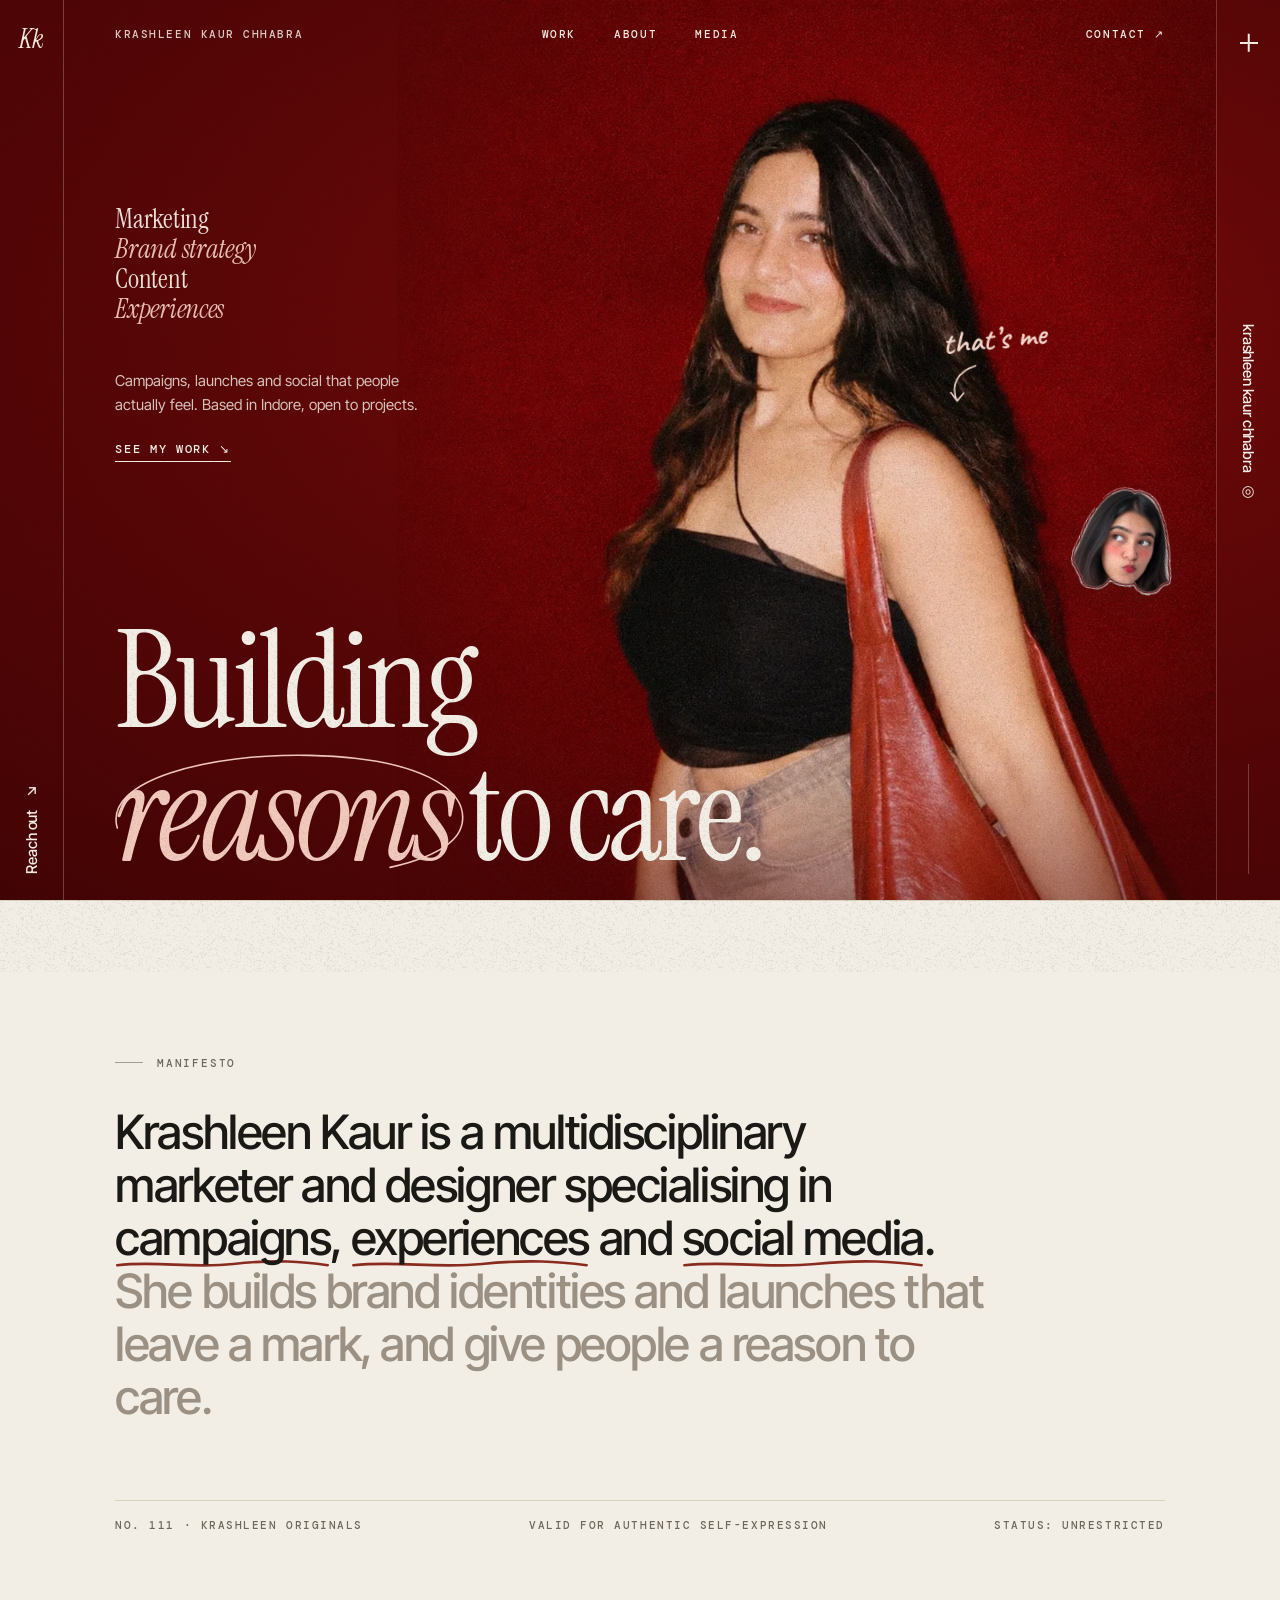
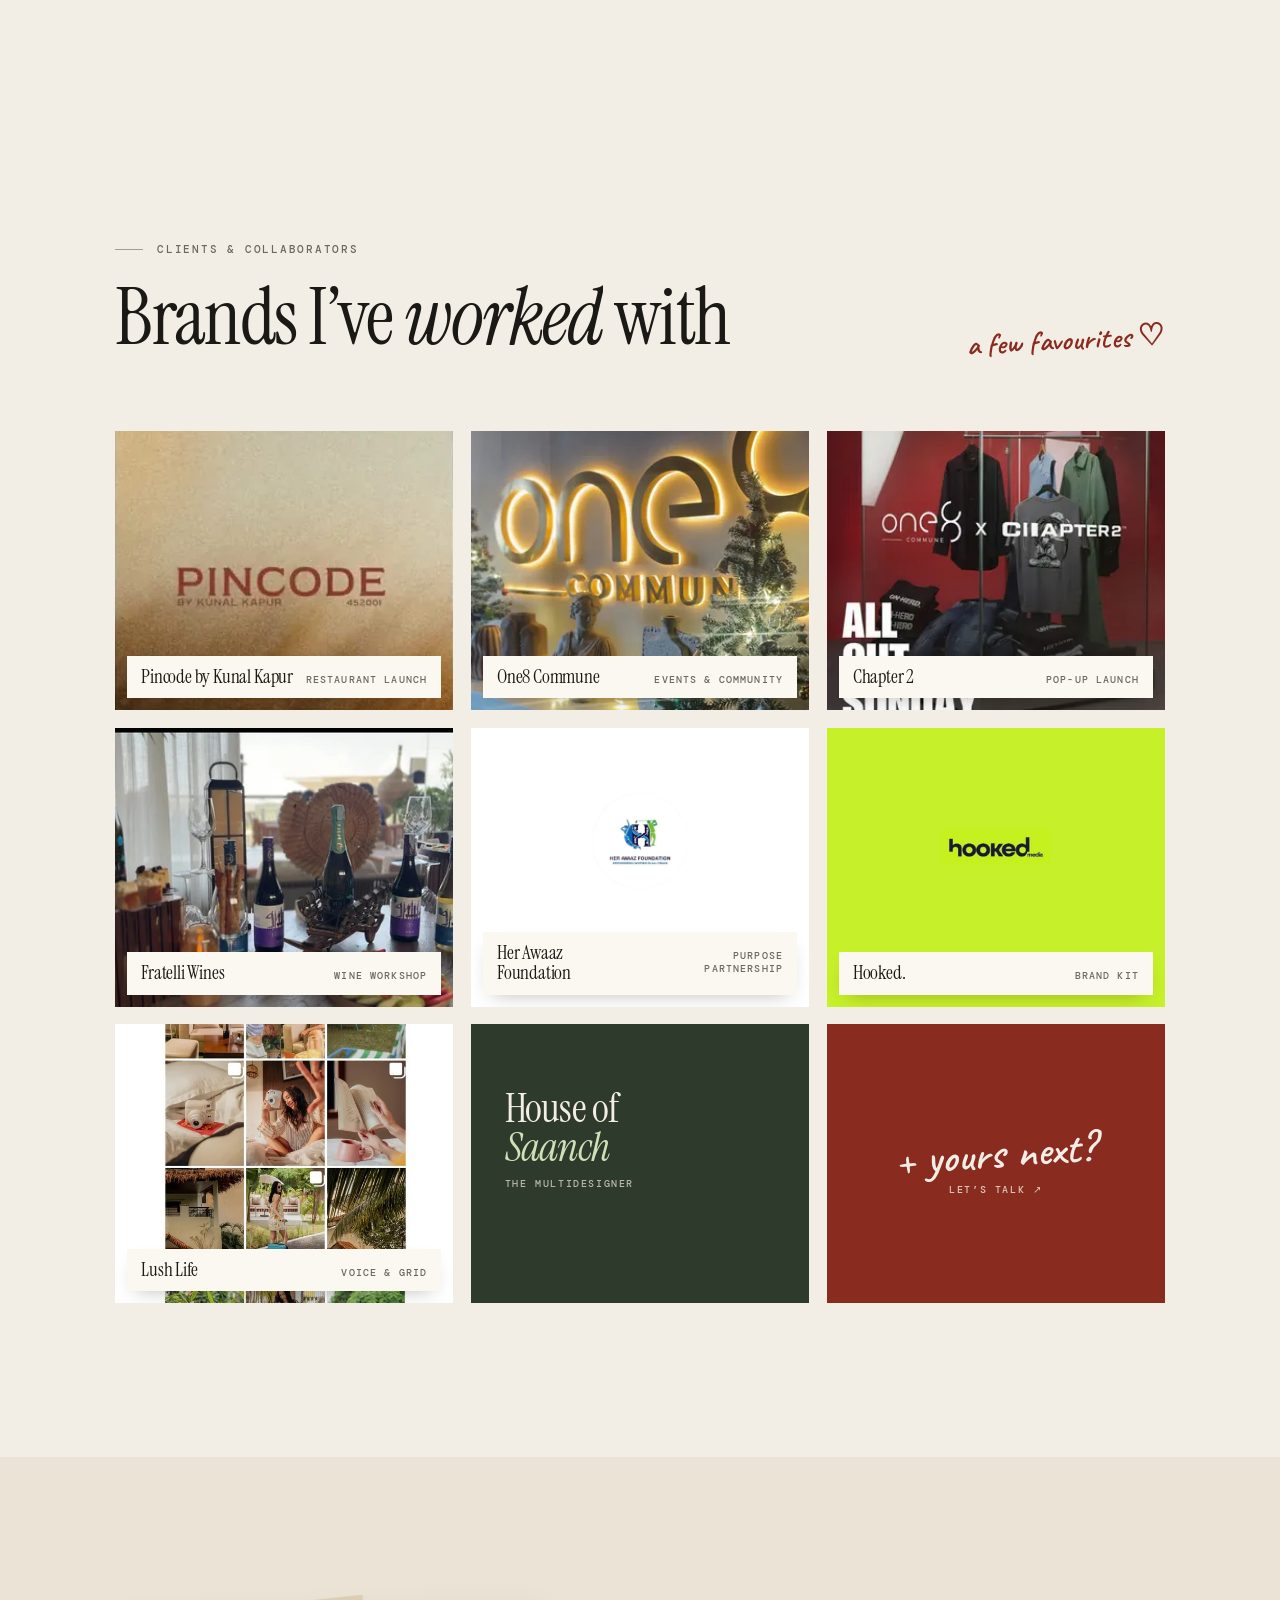
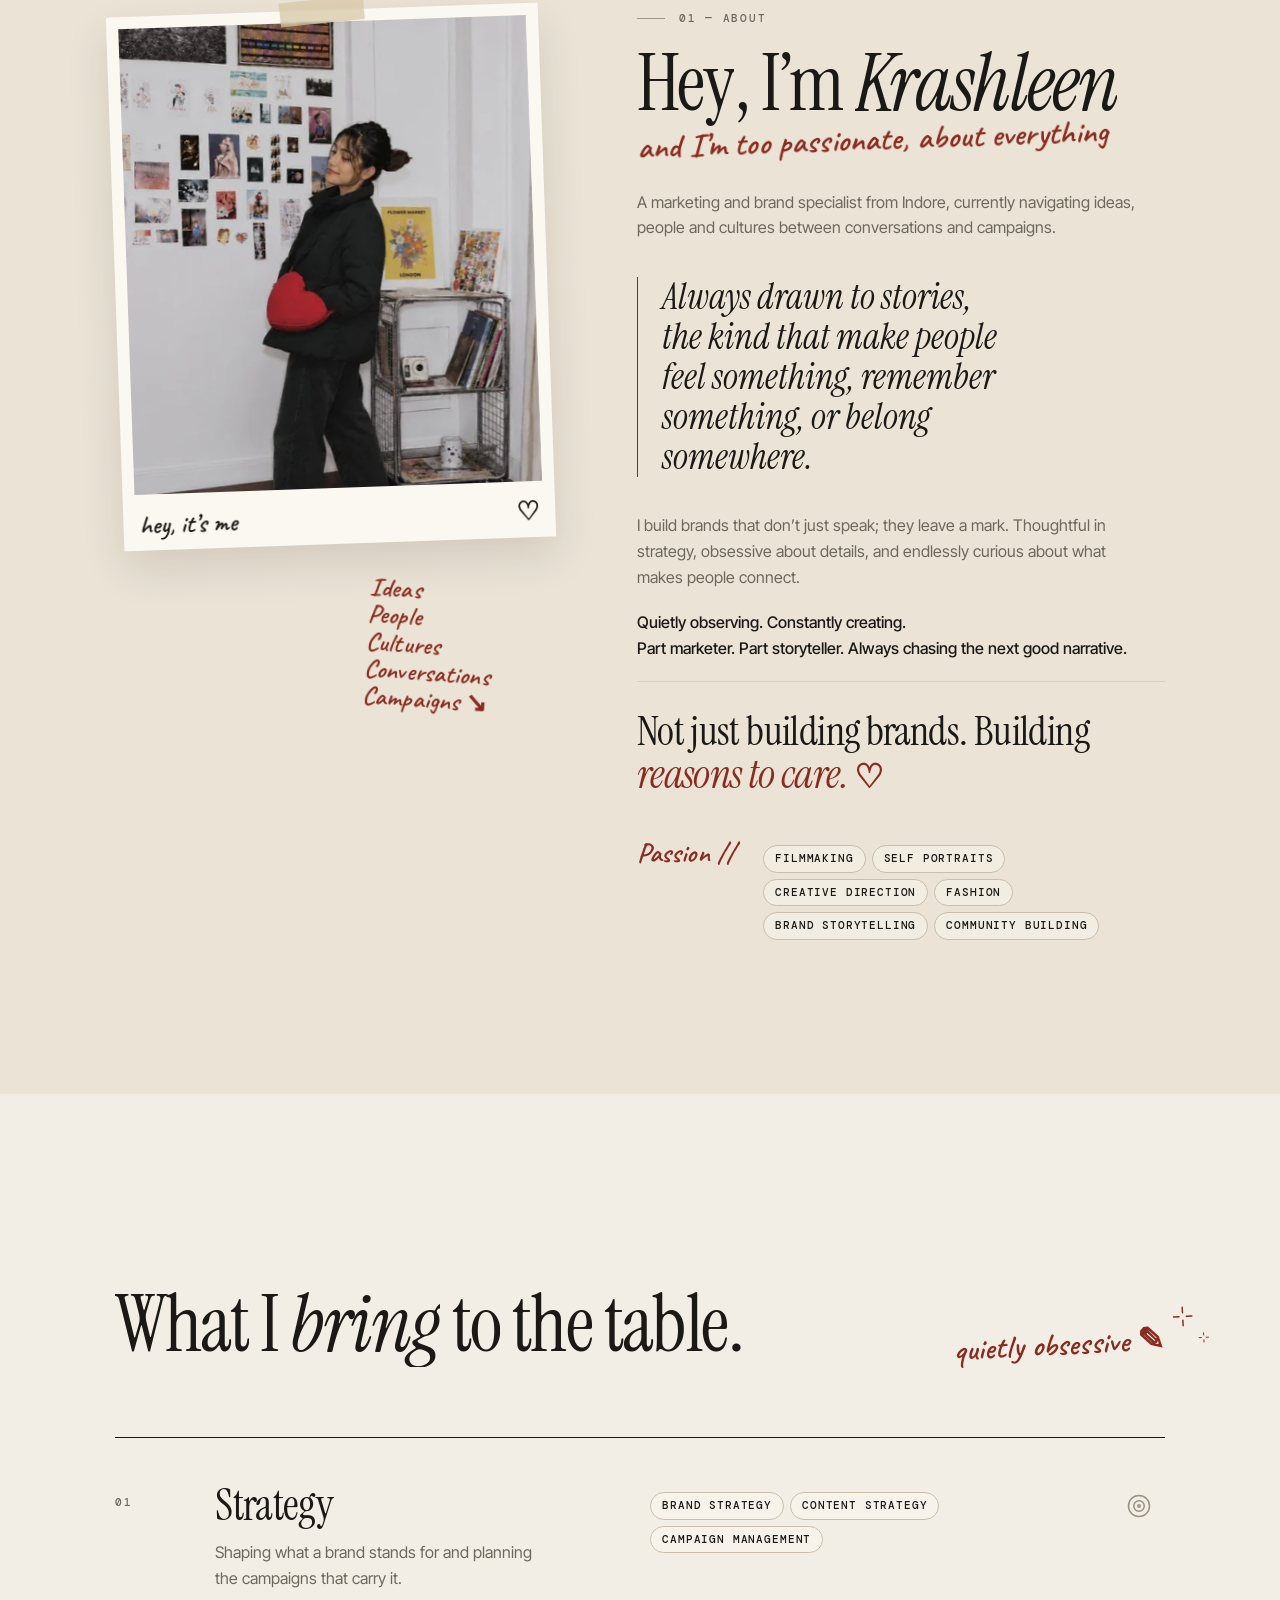
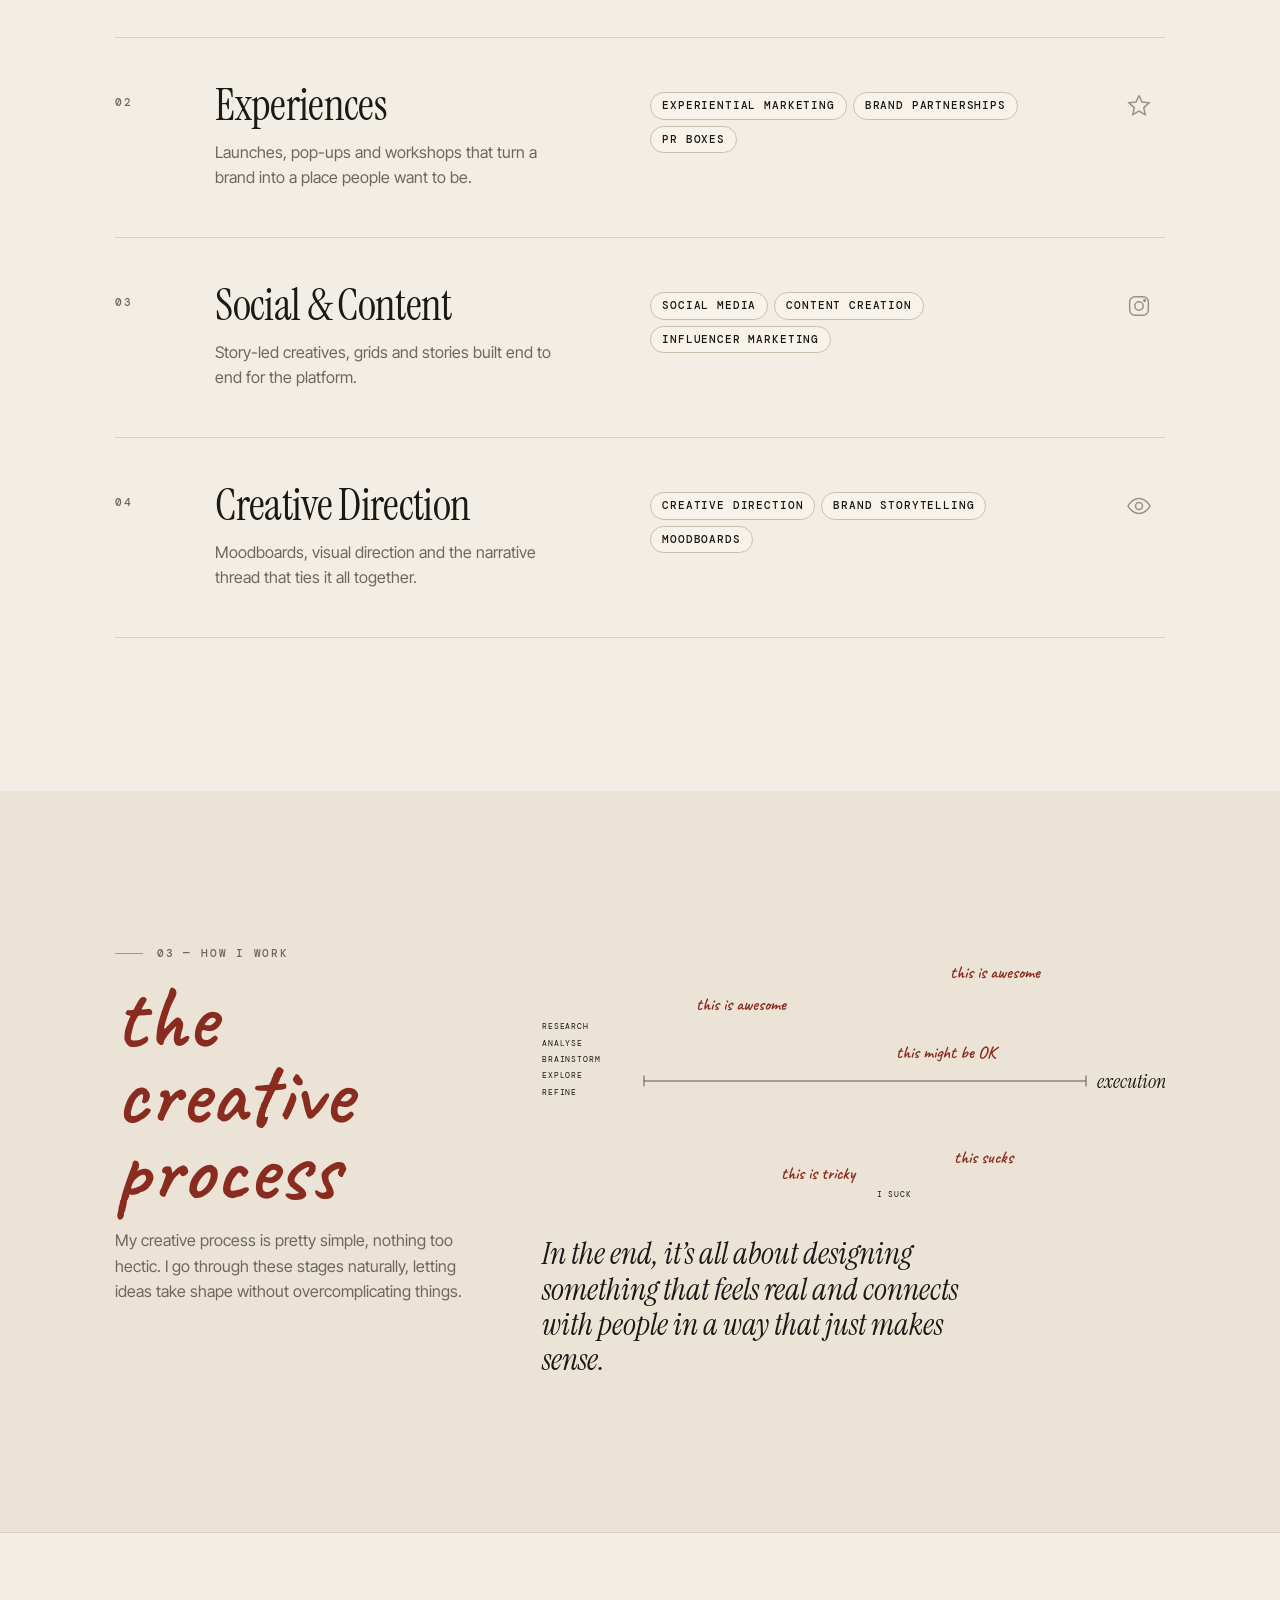
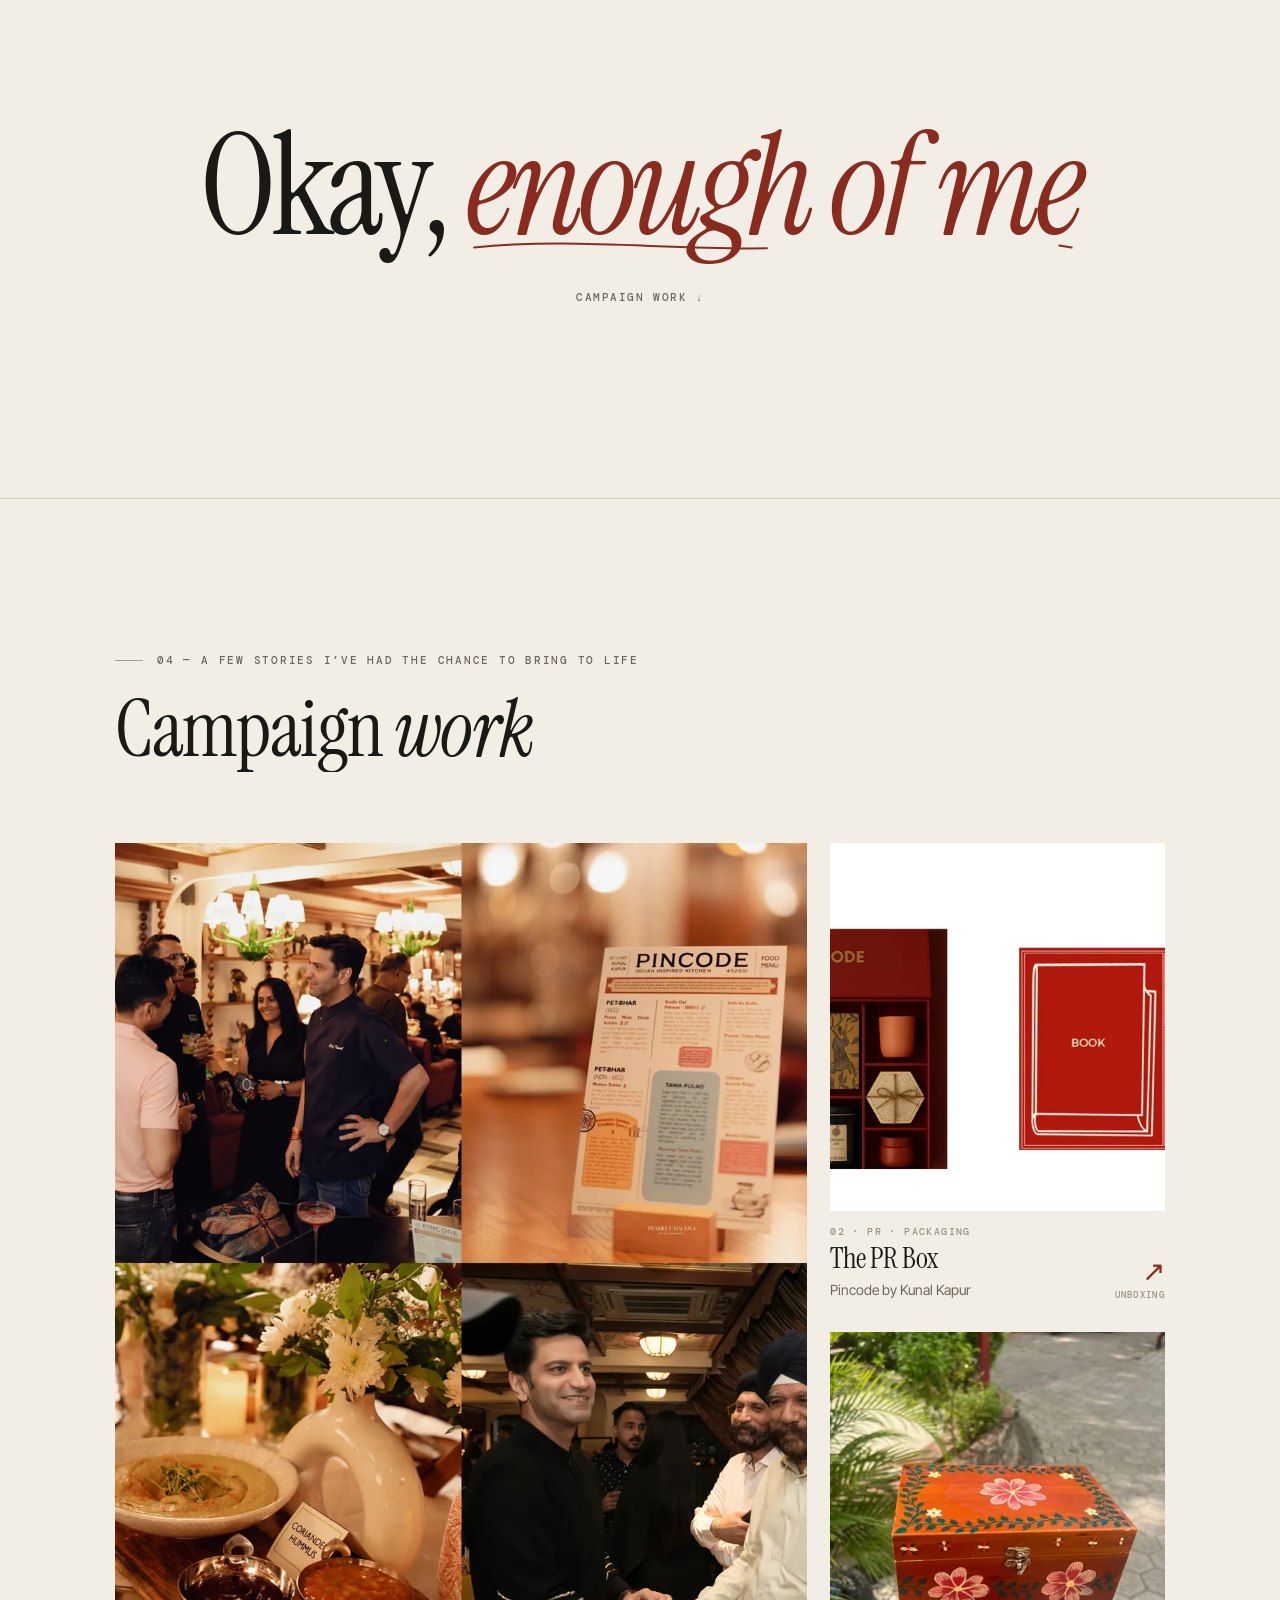
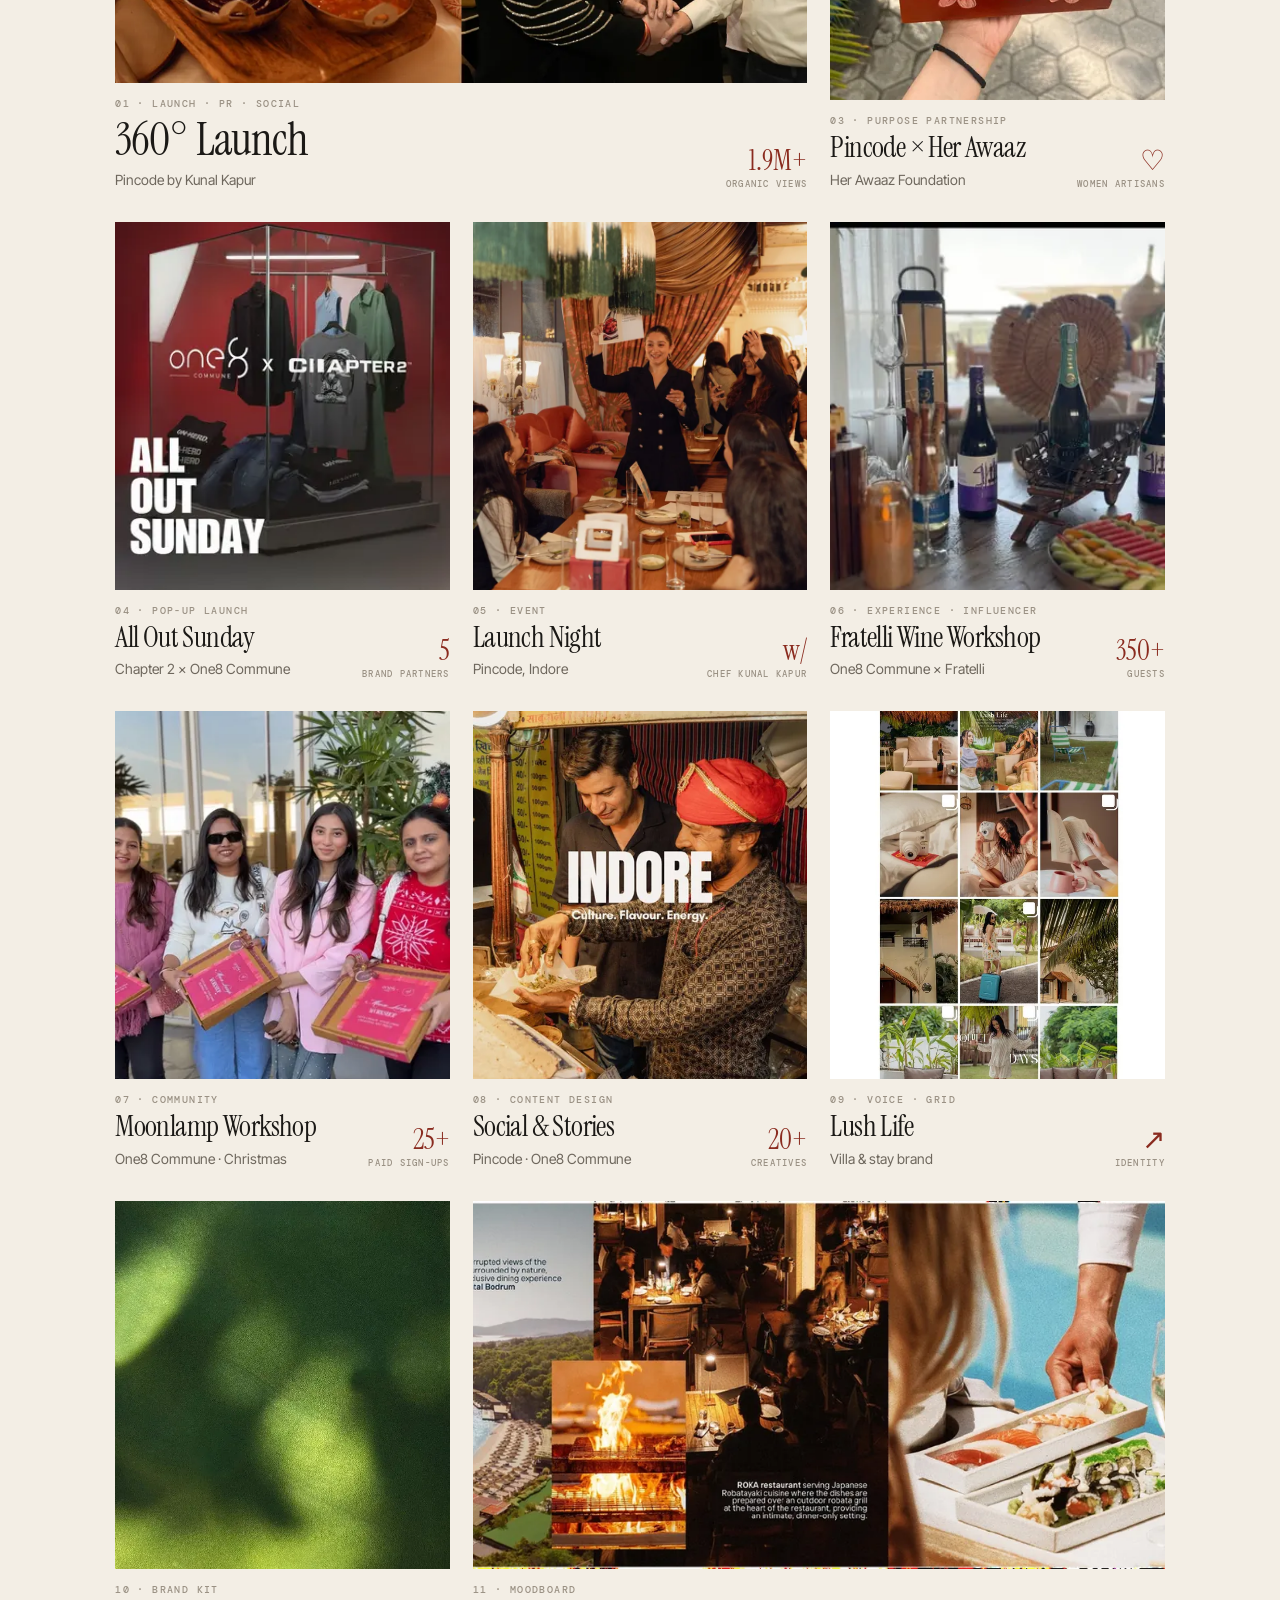
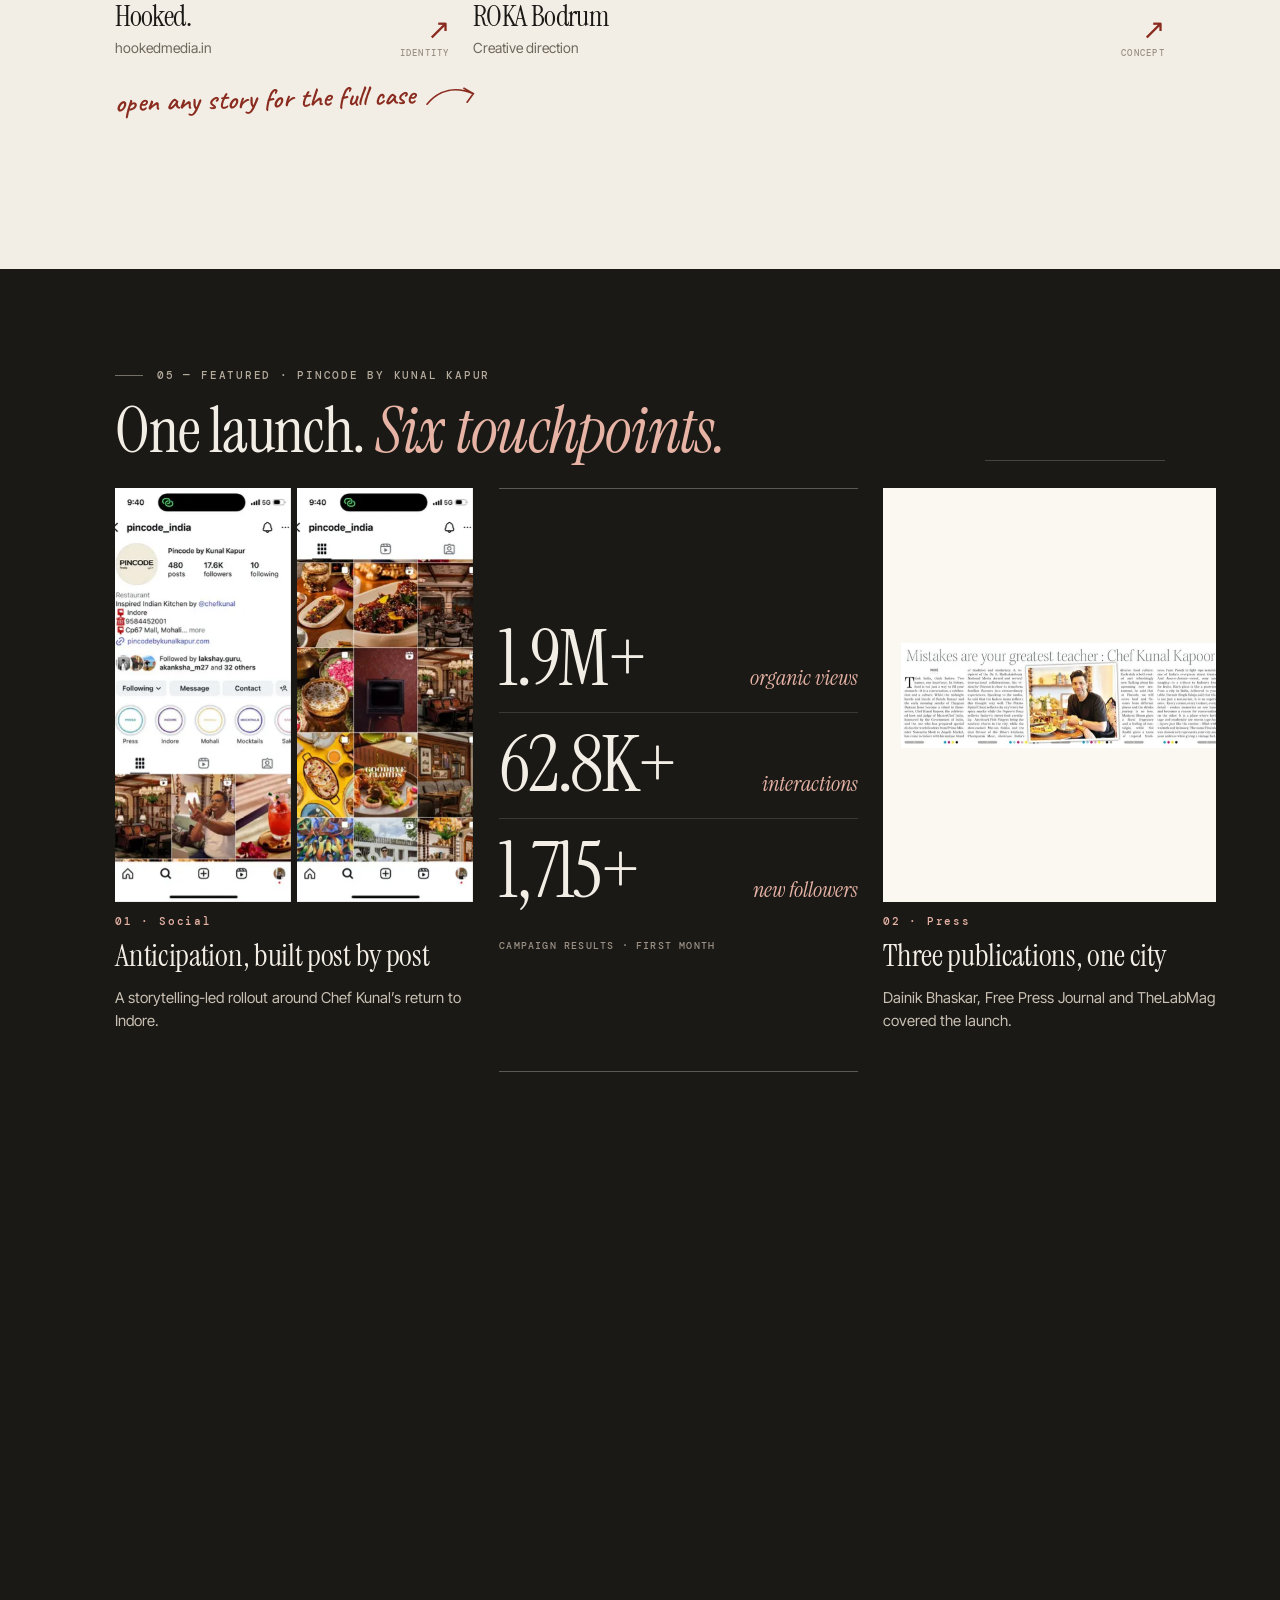
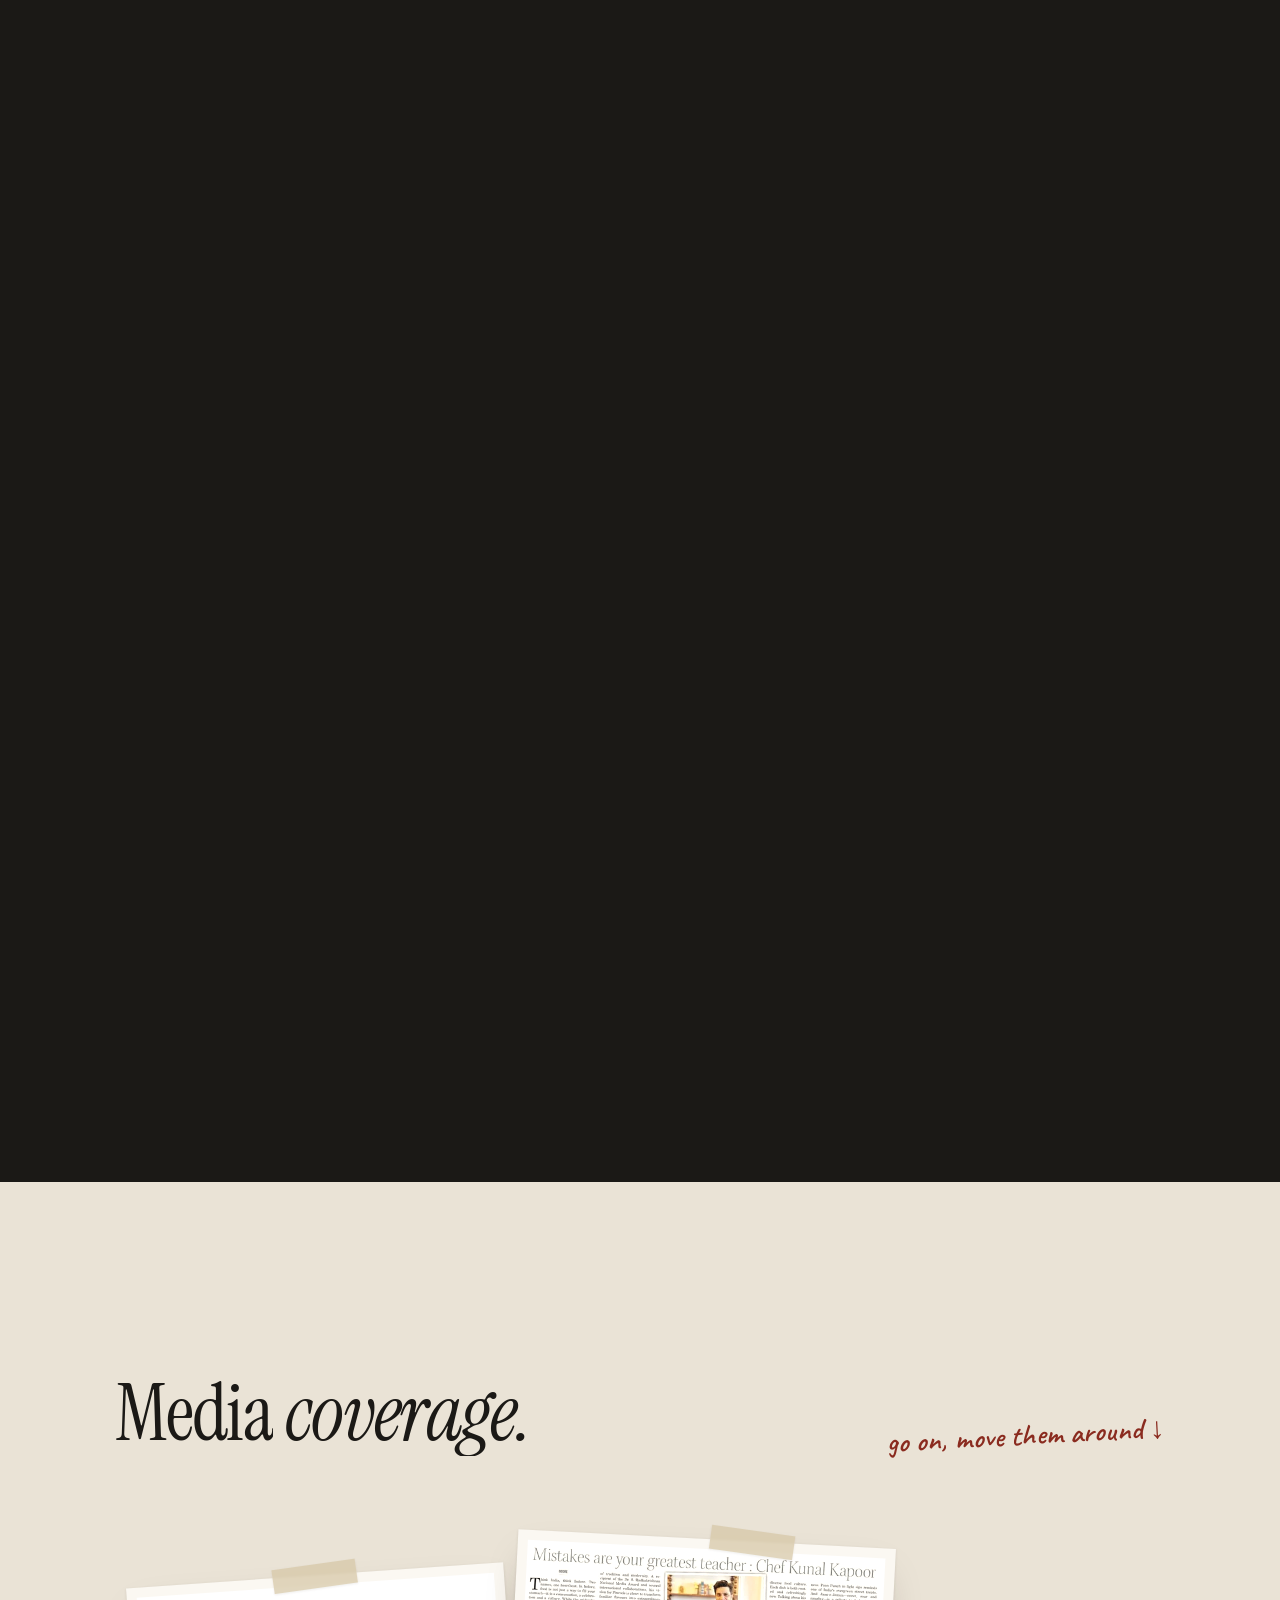
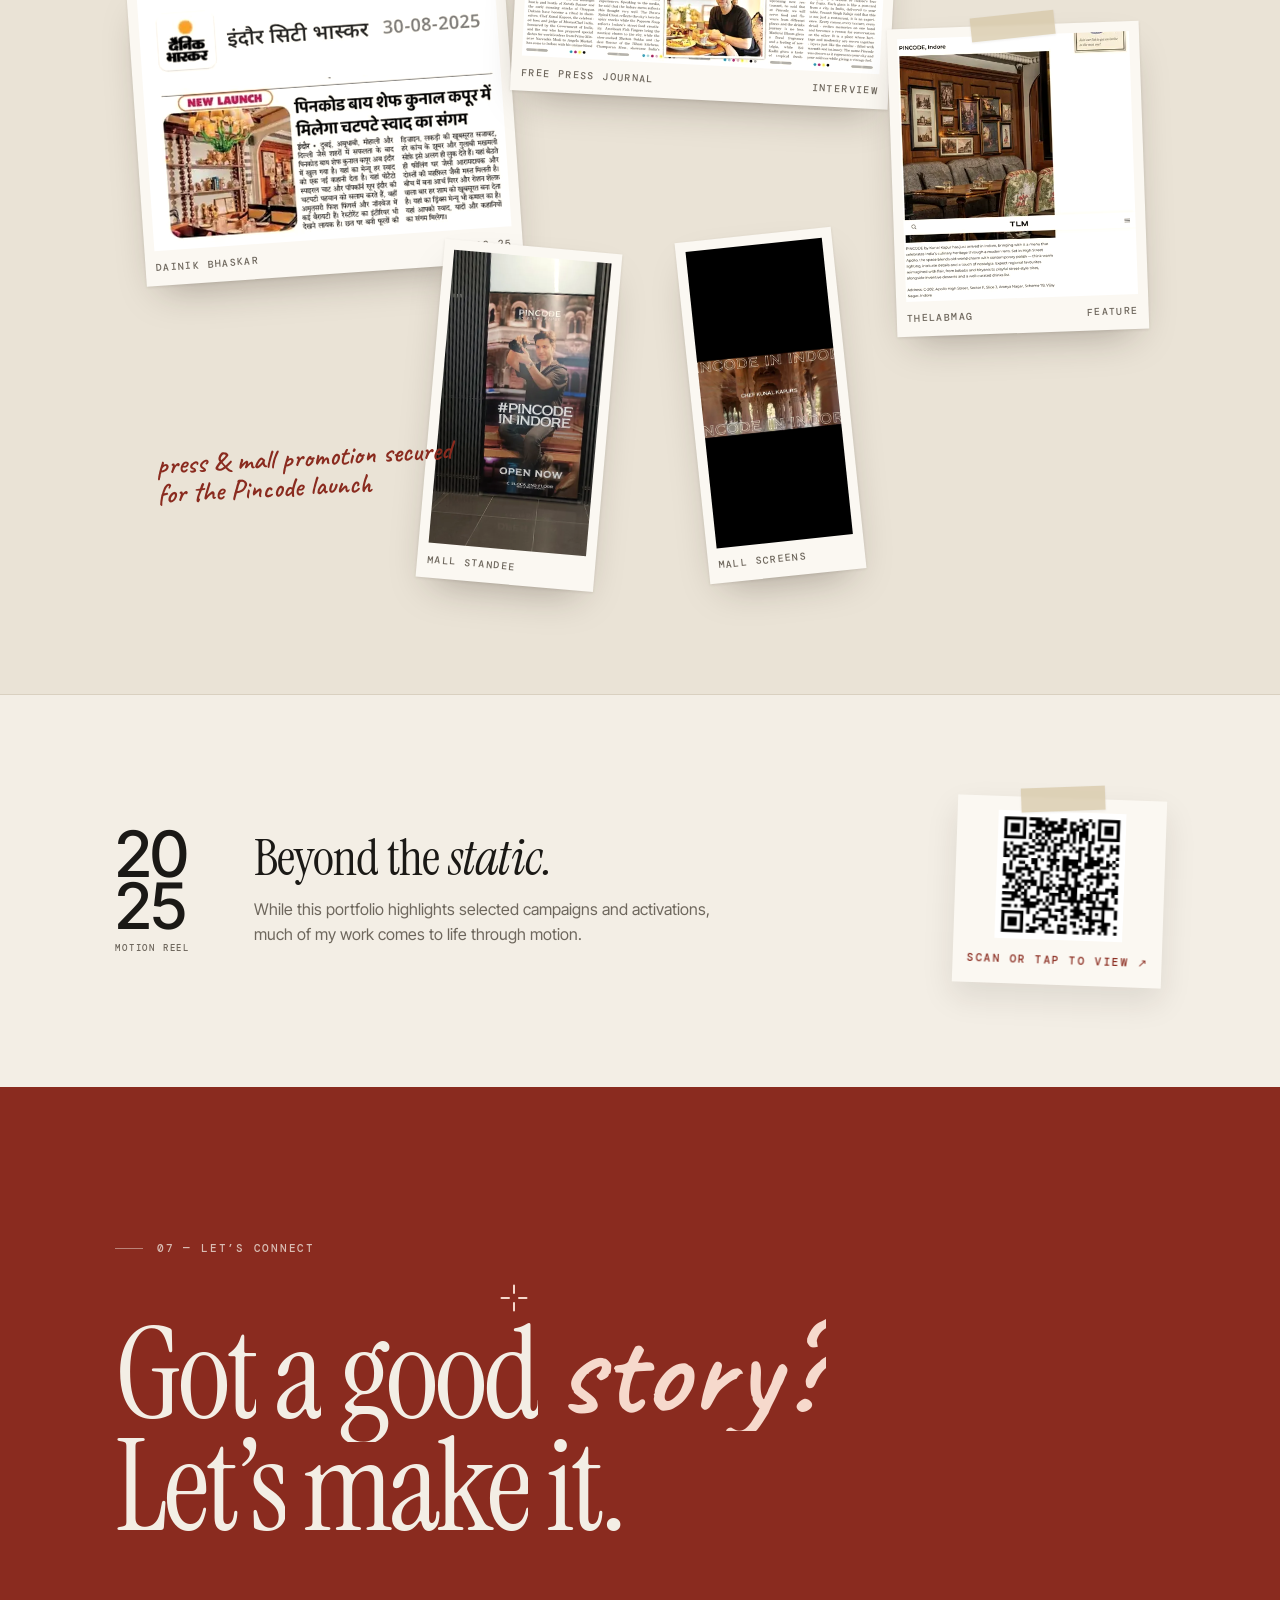
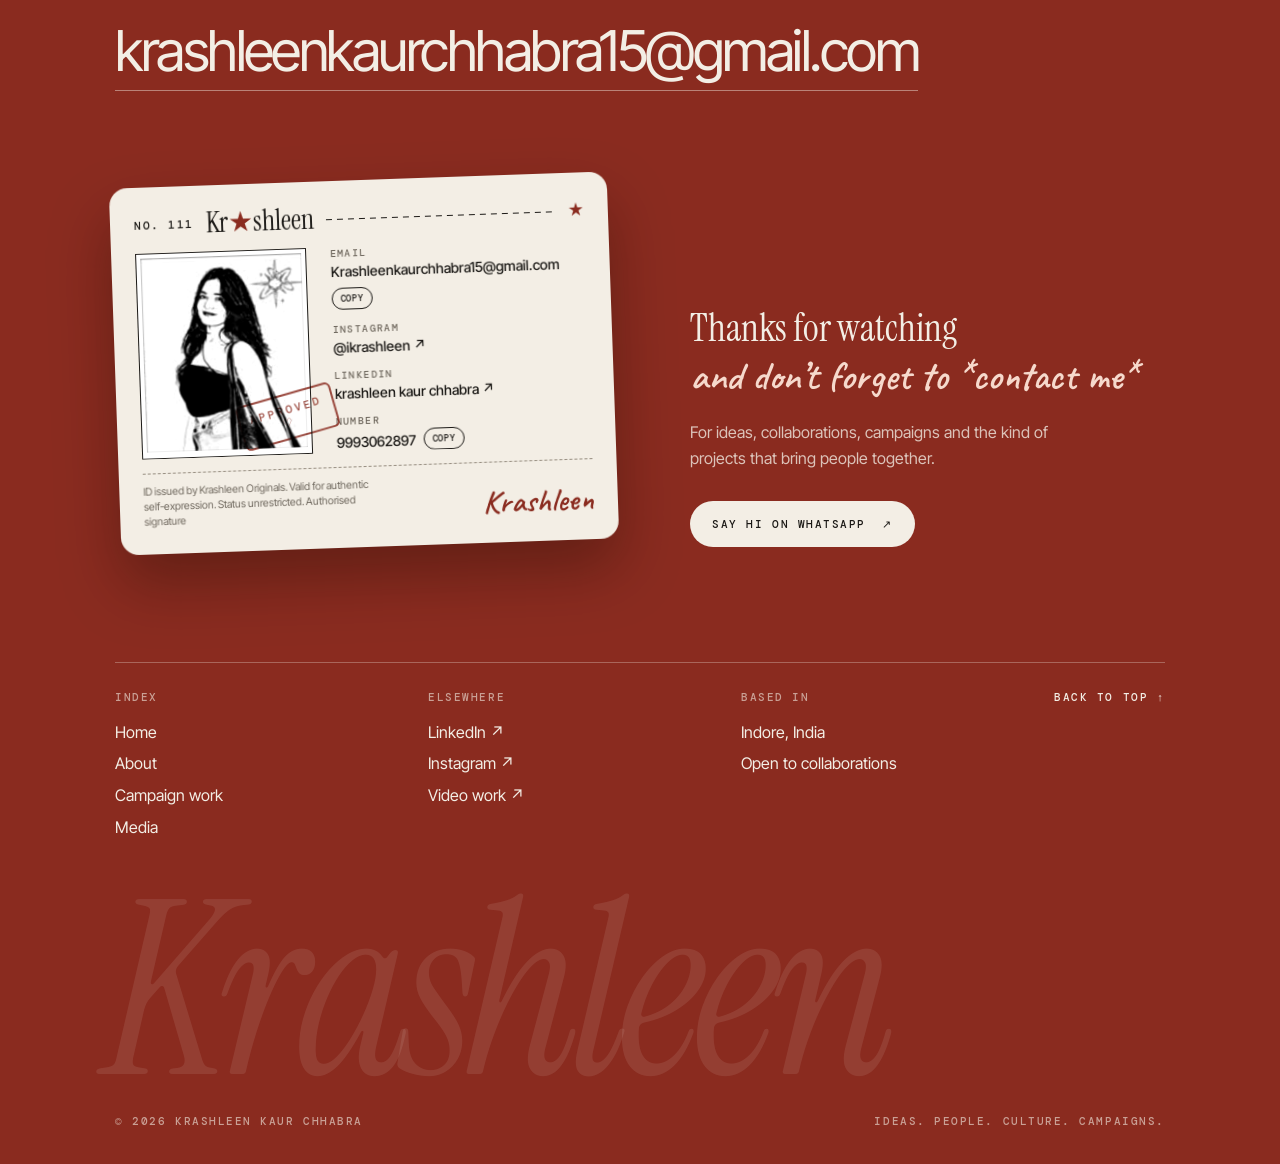
<file: index.html>
<!doctype html>
<html lang="en">
<head>
<meta charset="utf-8"><meta name="viewport" content="width=device-width, initial-scale=1, viewport-fit=cover">
<title>Krashleen Kaur Chhabra · Marketing &amp; Brand Specialist</title>
<meta name="description" content="Krashleen Kaur Chhabra, marketing and brand specialist from Indore. Campaigns, experiential launches, social media and brand storytelling. Building reasons to care.">
<link rel="canonical" href="https://krashleen.in/">
<meta name="theme-color" content="#F3EEE5">
<meta property="og:type" content="website">
<meta property="og:url" content="https://krashleen.in/">
<meta property="og:title" content="Krashleen Kaur Chhabra · Building reasons to care.">
<meta property="og:description" content="Marketing &amp; brand specialist. Campaigns, experiences, social media and brand storytelling.">
<meta property="og:image" content="https://krashleen.in/img/og.jpg">
<meta property="og:image:width" content="1200"><meta property="og:image:height" content="630">
<meta name="twitter:card" content="summary_large_image">
<meta name="twitter:image" content="https://krashleen.in/img/og.jpg">
<link rel="icon" href="data:image/svg+xml,<svg xmlns='http://www.w3.org/2000/svg' viewBox='0 0 64 64'><rect width='64' height='64' rx='14' fill='%238A2B1F'/><text x='32' y='45' font-family='Georgia,serif' font-style='italic' font-size='36' fill='%23F3EEE5' text-anchor='middle'>Kk</text></svg>">
<script type="application/ld+json">{"@context":"https://schema.org","@type":"Person","name":"Krashleen Kaur Chhabra","url":"https://krashleen.in/","jobTitle":"Marketing & Brand Specialist","address":{"@type":"PostalAddress","addressLocality":"Indore","addressCountry":"IN"},"email":"mailto:Krashleenkaurchhabra15@gmail.com","sameAs":["https://www.instagram.com/ikrashleen/"]}</script>
<link rel="preconnect" href="https://fonts.googleapis.com"><link rel="preconnect" href="https://fonts.gstatic.com" crossorigin>
<link href="https://fonts.googleapis.com/css2?family=Instrument+Serif:ital@0;1&family=Inter+Tight:wght@400;500;600&family=Caveat:wght@500;600;700&family=DM+Mono:wght@400;500&display=swap" rel="stylesheet">
<link rel="preload" as="image" href="img/k-red-hero.webp" fetchpriority="high">
<link rel="stylesheet" href="css/site.css">
</head>
<body>

<div class="pre" id="pre" aria-hidden="true"><p>hello, I’m Krashleen</p><span class="mono">Portfolio — Indore</span></div>

<aside class="rail rail-l" aria-label="Quick links">
 <a href="#top" class="mono-mark" aria-label="Back to top">Kk</a>
 <a href="#contact" class="vt reach">Reach out <span>↗</span></a>
</aside>
<aside class="rail rail-r" aria-label="Menu">
 <button class="plus" id="menuBtn" aria-label="Open menu" aria-expanded="false"><i></i><i></i></button>
 <span class="vt">krashleen kaur chhabra <span aria-hidden="true">◎</span></span>
 <span class="prog" aria-hidden="true"><b id="prog"></b></span>
</aside>
<div class="mbar" id="mbar">
 <a href="#top" class="nm">Krashleen.</a>
 <button id="menuBtn2" aria-label="Open menu" aria-expanded="false">Menu <span class="plus"><i></i><i></i></span></button>
 <span class="bar" id="mprog"></span>
</div>

<nav class="menu" id="menu" aria-label="Main">
 <ol>
  <li><a href="#about">About</a></li>
  <li><a href="#capabilities">What I do</a></li>
  <li><a href="#process">Process</a></li>
  <li><a href="#work">Campaign work</a></li>
  <li><a href="#press">Media</a></li>
  <li><a href="#contact">Contact</a></li>
 </ol>
 <div class="menu-side">
  <span class="hand">building reasons to care ♡</span>
  <p>Marketing &amp; brand specialist from Indore. Campaigns, experiences, social media and brand storytelling.</p>
  <a class="link" href="mailto:Krashleenkaurchhabra15@gmail.com">Say hello ↗</a>
 </div>
</nav>

<main id="main">
<!-- ============ HERO ============ -->
<section class="hero2" id="top" data-dark aria-label="Introduction">
 <picture class="h2photo"><img data-speed="0.12" src="img/k-red-hero.webp" width="1274" height="1234" alt="Krashleen Kaur Chhabra against a deep red wall" fetchpriority="high" decoding="async"></picture>
 <div class="h2top mono">
  <span>Krashleen Kaur Chhabra</span>
  <nav aria-label="Primary"><a href="#work">Work</a><a href="#about">About</a><a href="#press">Media</a></nav>
  <a href="#contact" class="h2contact">Contact ↗</a>
 </div>
 <div class="h2body">
  <ul class="h2list rv" aria-label="What I do"><li>Marketing</li><li>Brand strategy</li><li>Content</li><li>Experiences</li></ul>
  <div class="h2side rv d2">
   <p>Campaigns, launches and social that people actually feel. Based in Indore, open to projects.</p>
   <a class="link" href="#work" data-magnetic>See my work ↘</a>
  </div>
 </div>
 <span class="hand h2me" aria-hidden="true">that’s me<svg viewBox="0 0 50 50" class="draw"><path pathLength="1" d="M42 6 C22 10 12 24 18 42 M18 42 L26 34 M18 42 L12 32"/></svg></span>
 <img class="hsticker" id="hsticker" src="img/k-sticker.webp" width="502" height="520" alt="" aria-hidden="true">
 <h1 id="h1" class="h2title" aria-label="Building reasons to care.">
  <span class="mask"><span>Building</span></span>
  <span class="mask"><span><em>reasons<svg class="circle draw" viewBox="0 0 220 70" preserveAspectRatio="none" aria-hidden="true"><path pathLength="1" d="M18 40 C10 18 70 6 125 7 C185 8 214 22 210 38 C206 56 150 64 98 62 C44 60 8 52 12 34 C15 22 38 12 66 9"/></svg></em> to care.</span></span>
 </h1>
</section>

<!-- ============ STATEMENT ============ -->
<section class="statement" aria-label="Manifesto">
 <div class="kicker rv">Manifesto</div>
 <p class="big rv" style="margin-top:34px">Krashleen Kaur is a multidisciplinary marketer and designer specialising in <span class="ul">campaigns</span>, <span class="ul">experiences</span> and <span class="ul">social media</span>. <span class="g">She builds brand identities and launches that leave a mark, and give people a reason to care.</span></p>
 <div class="sig mono rv"><span>No. 111 · Krashleen Originals</span><span>Valid for authentic self-expression</span><span>Status: unrestricted</span></div>
</section>

<!-- ============ BRANDS ============ -->
<section class="sec" id="brands" aria-labelledby="brands-h">
 <div class="sec-head">
  <div class="kicker rv">Clients &amp; collaborators</div>
  <h2 class="h-l rv" id="brands-h" data-split>Brands I’ve <em>worked</em> with</h2>
  <span class="hand rv" style="font-size:30px;transform:rotate(-3deg);display:inline-block">a few favourites ♡</span>
 </div>
 <ul class="btiles">
  <li class="bt rv" data-cursor="Open"><button data-case="pincode"><img src="img/b-pincode.webp" width="292" height="364" alt="Pincode by Kunal Kapur brand card" loading="lazy" decoding="async"><span class="bl"><b>Pincode by Kunal Kapur</b><i>Restaurant launch</i></span></button></li>
  <li class="bt rv" data-cursor="Open"><button data-case="moonlamp"><img src="img/ml2.webp" alt="One8 Commune signage" loading="lazy" decoding="async"><span class="bl"><b>One8 Commune</b><i>Events &amp; community</i></span></button></li>
  <li class="bt rv" data-cursor="Open"><button data-case="aos"><img src="img/aos1.webp" alt="One8 Commune × Chapter 2 key visual" loading="lazy" decoding="async"><span class="bl"><b>Chapter 2</b><i>Pop-up launch</i></span></button></li>
  <li class="bt rv" data-cursor="Open"><button data-case="fratelli"><img src="img/fr3.webp" alt="Fratelli Wines bottles" loading="lazy" decoding="async"><span class="bl"><b>Fratelli Wines</b><i>Wine workshop</i></span></button></li>
  <li class="bt rv" data-cursor="Open"><button data-case="herawaaz" class="logo-tile" style="background:#fff"><img src="img/l-herawaaz.webp" alt="Her Awaaz Foundation logo" loading="lazy" decoding="async"><span class="bl"><b>Her Awaaz Foundation</b><i>Purpose partnership</i></span></button></li>
  <li class="bt rv" data-cursor="Open"><button data-case="hooked" class="logo-tile" style="background:#C6F02A"><img src="img/b-hooked.webp" width="624" height="201" alt="hooked media logo" style="padding:30% 14% 42%" loading="lazy" decoding="async"><span class="bl"><b>Hooked.</b><i>Brand kit</i></span></button></li>
  <li class="bt rv" data-cursor="Open"><button data-case="lush"><img src="img/lush1.webp" alt="Lush Life Instagram grid" loading="lazy" decoding="async"><span class="bl"><b>Lush Life</b><i>Voice &amp; grid</i></span></button></li>
  <li class="bt rv"><div class="type-tile"><span>House of<br><em>Saanch</em></span><small>The multidesigner</small><span class="bl"><b>House of Saanch</b><i>Collaboration</i></span></div></li>
  <li class="bt rv"><a class="next-tile" href="#contact"><span class="hand">+ yours next?</span><small>let’s talk ↗</small></a></li>
 </ul>
</section>

<!-- ============ ABOUT ============ -->
<section class="sec alt" id="about">
 <div class="about">
  <div class="about-l rv">
   <figure class="about-photo tape gal" data-tilt style="position:relative">
    <img decoding="async" width="440" height="503" class="reveal-img" src="img/hero.webp" alt="Krashleen holding a red heart cushion in front of her wall of pinned postcards" loading="lazy" style="aspect-ratio:440/503;object-fit:cover;object-position:50% 40%">
    <figcaption><span>hey, it’s me</span><span>♡</span></figcaption>
   </figure>
   <span class="hand margin-list">Ideas<br>People<br>Cultures<br>Conversations<br>Campaigns ↘</span>
  </div>
  <div class="about-r">
   <div class="kicker rv">01 — About</div>
   <h2 data-split class="h-l rv"><span class="hey" tabindex="0">Hey<img decoding="async" width="502" height="520" src="img/k-sticker.webp" alt="" aria-hidden="true"></span>, I’m <em>Krashleen</em></h2>
   <span class="hand hsub rv">and I’m too passionate, about everything</span>
   <p class="rv">A marketing and brand specialist from Indore, currently navigating ideas, people and cultures between conversations and campaigns.</p>
   <blockquote class="rv">Always drawn to stories, the kind that make people feel something, remember something, or belong somewhere.</blockquote>
   <p class="rv">I build brands that don’t just speak; they leave a mark. Thoughtful in strategy, obsessive about details, and endlessly curious about what makes people connect.</p>
   <p class="closing rv">Quietly observing. Constantly creating.<br>Part marketer. Part storyteller. Always chasing the next good narrative.</p>
   <p class="care rv">Not just building brands. Building <em>reasons to care.</em> <span class="hand" style="font-size:.8em">♡</span></p>
   <div class="offclock rv">
    <span class="hand">Passion //</span>
    <div class="chips"><span>Filmmaking</span><span>Self portraits</span><span>Creative direction</span><span>Fashion</span><span>Brand storytelling</span><span>Community building</span></div>
   </div>
  </div>
 </div>
</section>

<!-- ============ CAPABILITIES ============ -->
<section class="sec" id="capabilities">
 <div class="sec-head">
  <div class="kicker rv">02 — What I do</div>
  <h2 data-split class="h-l rv">What I <em>bring</em> to the table.</h2>
  <span class="hand rv" style="font-size:32px;transform:rotate(-3deg);display:inline-block;position:relative">quietly obsessive ✎<svg class="spark s1" viewBox="0 0 24 24" aria-hidden="true"><path d="M12 2v6M12 16v6M2 12h6M16 12h6"/></svg><svg class="spark s2" viewBox="0 0 24 24" aria-hidden="true"><path d="M12 4v4M12 16v4M4 12h4M16 12h4"/></svg></span>
 </div>
 <div class="caps">
  <div class="cap rv"><span class="n mono">01</span><div><h3>Strategy</h3><p>Shaping what a brand stands for and planning the campaigns that carry it.</p></div><div class="chips"><span>Brand strategy</span><span>Content strategy</span><span>Campaign management</span></div><svg class="ic ic-target" viewBox="0 0 24 24" fill="none" stroke="currentColor" stroke-width="1.3" aria-hidden="true"><circle cx="12" cy="12" r="9"/><circle cx="12" cy="12" r="4.5"/><circle cx="12" cy="12" r="1"/></svg></div>
  <div class="cap rv"><span class="n mono">02</span><div><h3>Experiences</h3><p>Launches, pop-ups and workshops that turn a brand into a place people want to be.</p></div><div class="chips"><span>Experiential marketing</span><span>Brand partnerships</span><span>PR boxes</span></div><svg class="ic ic-star" viewBox="0 0 24 24" fill="none" stroke="currentColor" stroke-width="1.3" aria-hidden="true"><path d="M12 3l2.6 5.6 6 .7-4.5 4.1 1.2 6L12 16.4 6.7 19.4l1.2-6L3.4 9.3l6-.7z"/></svg></div>
  <div class="cap rv"><span class="n mono">03</span><div><h3>Social &amp; Content</h3><p>Story-led creatives, grids and stories built end to end for the platform.</p></div><div class="chips"><span>Social media</span><span>Content creation</span><span>Influencer marketing</span></div><svg class="ic ic-cam" viewBox="0 0 24 24" fill="none" stroke="currentColor" stroke-width="1.3" aria-hidden="true"><rect x="4" y="4" width="16" height="16" rx="4.5"/><circle cx="12" cy="12" r="3.6"/><circle cx="16.8" cy="7.2" r=".7" fill="currentColor"/></svg></div>
  <div class="cap rv"><span class="n mono">04</span><div><h3>Creative Direction</h3><p>Moodboards, visual direction and the narrative thread that ties it all together.</p></div><div class="chips"><span>Creative direction</span><span>Brand storytelling</span><span>Moodboards</span></div><svg class="ic ic-eye" viewBox="0 0 24 24" fill="none" stroke="currentColor" stroke-width="1.3" aria-hidden="true"><path d="M2.5 12s3.5-6.5 9.5-6.5S21.5 12 21.5 12s-3.5 6.5-9.5 6.5S2.5 12 2.5 12z"/><circle cx="12" cy="12" r="3"/></svg></div>
 </div>
</section>

<!-- ============ PROCESS + BRANDS ============ -->
<section class="sec alt" id="process">
 <div class="proc-wrap">
  <div>
   <div class="kicker rv">03 — How I work</div>
   <p class="proc-title rv">the creative process</p>
   <p class="intro rv">My creative process is pretty simple, nothing too hectic. I go through these stages naturally, letting ideas take shape without overcomplicating things.</p>
  </div>
  <div>
   <figure class="curve rv" role="img" aria-label="Creative process curve: research, analyse, brainstorm, explore and refine, moving through this is awesome, this is tricky, I suck, this might be OK, this sucks, and back to this is awesome at execution.">
    <svg viewBox="0 0 1000 380" xmlns="http://www.w3.org/2000/svg" aria-hidden="true" id="curve">
     <text x="0" y="124">RESEARCH</text><text x="0" y="148">ANALYSE</text><text x="0" y="172">BRAINSTORM</text><text x="0" y="196">EXPLORE</text><text x="0" y="220">REFINE</text>
     <line x1="150" y1="200" x2="800" y2="200" stroke="#1B1916" stroke-width="1"/>
     <line x1="150" y1="192" x2="150" y2="208" stroke="#1B1916"/><line x1="800" y1="192" x2="800" y2="208" stroke="#1B1916"/>
     <text class="ex" x="816" y="210">execution</text>
     <path class="line" pathLength="1" d="M150,200 C200,140 250,110 300,120 C370,135 390,250 450,300 C490,335 520,320 525,280 C530,240 520,200 545,195 C590,185 620,280 680,275 C735,270 770,170 790,60"/>
     <circle id="curveDot" r="7" fill="#8A2B1F" cx="150" cy="200"/>
     <g fill="#8A2B1F" class="pts"><circle cx="300" cy="120" r="5"/><circle cx="450" cy="300" r="5"/><circle cx="545" cy="195" r="5"/><circle cx="680" cy="275" r="5"/><circle cx="790" cy="60" r="5"/></g>
     <text class="hd" x="226" y="96">this is awesome</text>
     <text class="hd" x="352" y="344">this is tricky</text>
     <text x="492" y="370" fill="#6E675D">I SUCK</text>
     <text class="hd" x="520" y="166">this might be OK</text>
     <text class="hd" x="606" y="320">this sucks</text>
     <text class="hd" x="600" y="48">this is awesome</text>
    </svg>
   </figure>
   <p class="outro rv">In the end, it’s all about designing something that feels real and connects with people in a way that just makes sense.</p>
  </div>
 </div>
</section>

<!-- ============ INTERLUDE ============ -->
<section class="enough" aria-label="Interlude">
 <h2 class="rv">Okay, <em>enough of me<svg class="draw" viewBox="0 0 300 20" preserveAspectRatio="none" aria-hidden="true"><path pathLength="1" d="M4 12 C60 4 120 18 180 10 S270 6 296 12"/></svg></em></h2>
 <p class="mono rv">Campaign work ↓</p>
</section>

<!-- ============ WORK INDEX ============ -->
<section class="sec" id="work" aria-labelledby="work-h">
 <div class="sec-head">
  <div class="kicker rv">04 — A few stories I’ve had the chance to bring to life</div>
  <h2 data-split class="h-l rv" id="work-h">Campaign <em>work</em></h2>
  <div class="filters rv" role="group" aria-label="Filter work">
   <button class="chip" data-filter="all" aria-pressed="true">All</button>
   <button class="chip" data-filter="launch" aria-pressed="false">Launches</button>
   <button class="chip" data-filter="event" aria-pressed="false">Events</button>
   <button class="chip" data-filter="brand" aria-pressed="false">Brand &amp; social</button>
  </div>
 </div>
 <ol class="index cards" id="index">
   <li class="row" data-cat="launch"><button data-cursor="Open" data-case="pincode"><span class="ph"><img src="img/launch1.webp" width="1200" height="1200" alt="" loading="lazy" decoding="async"></span><span class="meta"><span class="no">01 · Launch · PR · Social</span><span class="title">360° Launch</span><span class="client">Pincode by Kunal Kapur</span><span class="stat">1.9M+<span>organic views</span></span></span></button></li>
   <li class="row" data-cat="launch"><button data-cursor="Open" data-case="prbox"><span class="ph"><img src="img/pr4.webp" width="900" height="507" alt="" loading="lazy" decoding="async"></span><span class="meta"><span class="no">02 · PR · Packaging</span><span class="title">The PR Box</span><span class="client">Pincode by Kunal Kapur</span><span class="stat">↗<span>unboxing</span></span></span></button></li>
   <li class="row" data-cat="launch"><button data-cursor="Open" data-case="herawaaz"><span class="ph"><img src="img/ha1.webp" width="432" height="576" alt="" loading="lazy" decoding="async"></span><span class="meta"><span class="no">03 · Purpose partnership</span><span class="title">Pincode × Her Awaaz</span><span class="client">Her Awaaz Foundation</span><span class="stat">♡<span>women artisans</span></span></span></button></li>
   <li class="row" data-cat="launch"><button data-cursor="Open" data-case="aos"><span class="ph"><img src="img/aos1.webp" width="324" height="405" alt="" loading="lazy" decoding="async"></span><span class="meta"><span class="no">04 · Pop-up launch</span><span class="title">All Out Sunday</span><span class="client">Chapter 2 × One8 Commune</span><span class="stat">5<span>brand partners</span></span></span></button></li>
   <li class="row" data-cat="event"><button data-cursor="Open" data-case="launchnight"><span class="ph"><img src="img/launch4.webp" width="720" height="900" alt="" loading="lazy" decoding="async"></span><span class="meta"><span class="no">05 · Event</span><span class="title">Launch Night</span><span class="client">Pincode, Indore</span><span class="stat">w/<span>Chef Kunal Kapur</span></span></span></button></li>
   <li class="row" data-cat="event"><button data-cursor="Open" data-case="fratelli"><span class="ph"><img src="img/fr3.webp" width="603" height="340" alt="" loading="lazy" decoding="async"></span><span class="meta"><span class="no">06 · Experience · Influencer</span><span class="title">Fratelli Wine Workshop</span><span class="client">One8 Commune × Fratelli</span><span class="stat">350+<span>guests</span></span></span></button></li>
   <li class="row" data-cat="event"><button data-cursor="Open" data-case="moonlamp"><span class="ph"><img src="img/ml1.webp" width="362" height="636" alt="" loading="lazy" decoding="async"></span><span class="meta"><span class="no">07 · Community</span><span class="title">Moonlamp Workshop</span><span class="client">One8 Commune · Christmas</span><span class="stat">25+<span>paid sign-ups</span></span></span></button></li>
   <li class="row" data-cat="brand"><button data-cursor="Open" data-case="social"><span class="ph"><img src="img/sm2.webp" width="432" height="540" alt="" loading="lazy" decoding="async"></span><span class="meta"><span class="no">08 · Content design</span><span class="title">Social &amp; Stories</span><span class="client">Pincode · One8 Commune</span><span class="stat">20+<span>creatives</span></span></span></button></li>
   <li class="row" data-cat="brand"><button data-cursor="Open" data-case="lush"><span class="ph"><img src="img/lush1.webp" width="640" height="800" alt="" loading="lazy" decoding="async"></span><span class="meta"><span class="no">09 · Voice · Grid</span><span class="title">Lush Life</span><span class="client">Villa &amp; stay brand</span><span class="stat">↗<span>identity</span></span></span></button></li>
   <li class="row" data-cat="brand"><button data-cursor="Open" data-case="hooked"><span class="ph"><img src="img/hk-bg.webp" width="507" height="900" alt="" loading="lazy" decoding="async"></span><span class="meta"><span class="no">10 · Brand kit</span><span class="title">Hooked.</span><span class="client">hookedmedia.in</span><span class="stat">↗<span>identity</span></span></span></button></li>
   <li class="row" data-cat="brand"><button data-cursor="Open" data-case="roka"><span class="ph"><img src="img/moodboard.webp" width="1800" height="455" alt="" loading="lazy" decoding="async"></span><span class="meta"><span class="no">11 · Moodboard</span><span class="title">ROKA Bodrum</span><span class="client">Creative direction</span><span class="stat">↗<span>concept</span></span></span></button></li>
  </ol>
 <p class="hand rv" style="font-size:28px;margin:26px 0 0;transform:rotate(-1.5deg);display:inline-block">open any story for the full case<svg class="doodle-arrow draw" viewBox="0 0 60 30" aria-hidden="true"><path pathLength="1" d="M2 22 C16 6 34 4 52 12 M52 12 L42 6 M52 12 L45 21"/></svg></p>
</section>

<!-- ============ FEATURED: PINCODE ============ -->
<section class="feat" id="featured" data-dark aria-labelledby="feat-h">
 <div class="feat-pin" id="featPin">
  <div class="feat-sticky">
   <div class="wrap feat-head">
    <div style="display:flex;flex-direction:column;gap:18px">
     <div class="kicker">05 — Featured · Pincode by Kunal Kapur</div>
     <h2 data-split class="h-l" id="feat-h">One launch. <em>Six touchpoints.</em></h2>
    </div>
    <div class="feat-progress" aria-hidden="true"><i id="featBar"></i></div>
   </div>
   <div class="feat-track" id="featTrack">
    <article class="panel">
     <div class="ph split"><img decoding="async" width="295" height="639" src="img/ig1.webp" alt="Pincode Instagram profile" loading="lazy"><img decoding="async" width="295" height="639" src="img/ig2.webp" alt="Pincode Instagram grid" loading="lazy"></div>
     <span class="num">01 · Social</span><h3>Anticipation, built post by post</h3>
     <p>A storytelling-led rollout around Chef Kunal’s return to Indore.</p>
    </article>
    <article class="panel stats-panel">
     <div><strong>1.9M+</strong><span>organic views</span></div>
     <div><strong>62.8K+</strong><span>interactions</span></div>
     <div><strong>1,715+</strong><span>new followers</span></div>
     <small>Campaign results · first month</small>
    </article>
    <article class="panel">
     <div class="ph contain"><img decoding="async" width="576" height="187" src="img/press-fpj.webp" alt="Free Press Journal interview with Chef Kunal Kapur" loading="lazy"></div>
     <span class="num">02 · Press</span><h3>Three publications, one city</h3>
     <p>Dainik Bhaskar, Free Press Journal and TheLabMag covered the launch.</p>
    </article>
    <article class="panel">
     <div class="ph"><img decoding="async" width="377" height="700" src="img/mall2.webp" alt="#PincodeInIndore mall standee" loading="lazy" style="object-position:50% 30%"></div>
     <span class="num">03 · Mall</span><h3>Where the footfall already was</h3>
     <p>Screens and standees at high-footfall touchpoints for discoverability and recall.</p>
    </article>
    <article class="panel">
     <div class="ph"><img decoding="async" width="900" height="507" src="img/pr4.webp" alt="Pincode PR box contents" loading="lazy"></div>
     <span class="num">04 · PR box</span><h3>A box people wanted to post</h3>
     <p>Postcards, stamps and keepsakes, sourced and sent to creators and media.</p>
    </article>
    <article class="panel">
     <div class="ph"><img decoding="async" width="432" height="540" src="img/ha4.webp" alt="Artisan hand-painting a bill box" loading="lazy"></div>
     <span class="num">05 · Purpose</span><h3>Bill boxes, hand-painted</h3>
     <p>With Her Awaaz Foundation, women artisans turned the bill into a story.</p>
    </article>
    <article class="panel">
     <div class="ph"><img decoding="async" width="1200" height="1200" src="img/launch1.webp" alt="Chef Kunal Kapur and guests at the launch" loading="lazy"></div>
     <span class="num">06 · Launch night</span><h3>The room, on the night</h3>
     <p>Launch dinner with Chef Kunal Kapur and Indore’s tastemakers.</p>
     <button class="link" data-case="pincode">Open full case ↗</button>
    </article>
   
   </div>
  </div>
 </div>
</section>

<!-- ============ MEDIA COVERAGE ============ -->
<section class="sec alt" id="press" aria-labelledby="press-h">
 <div class="sec-head">
  <div class="kicker rv">06 — Media coverage</div>
  <h2 data-split class="h-l rv" id="press-h">Media <em>coverage.</em></h2>
  <span class="hand rv drag-hint" style="font-size:30px;transform:rotate(-3deg)">go on, move them around ↓</span>
 </div>
 <div class="board" id="board">
  <figure class="clip c1 tape" data-cursor="Drag" data-full="img/press-bhaskar.webp"><img decoding="async" width="426" height="302" src="img/press-bhaskar.webp" alt="Dainik Bhaskar, Indore City Bhaskar, on the Pincode launch, 30 August 2025" loading="lazy"><figcaption><span>Dainik Bhaskar</span><span>30·08·25</span></figcaption></figure>
  <figure class="clip c2 tape r" data-cursor="Drag" data-full="img/press-fpj.webp"><img decoding="async" width="576" height="187" src="img/press-fpj.webp" alt="Free Press Journal interview with Chef Kunal Kapur" loading="lazy"><figcaption><span>Free Press Journal</span><span>Interview</span></figcaption></figure>
  <figure class="clip c3 tape" data-cursor="Drag" data-full="img/press-tlm.webp"><img decoding="async" width="376" height="427" src="img/press-tlm.webp" alt="TheLabMag feature on Pincode, Indore" loading="lazy"><figcaption><span>TheLabMag</span><span>Feature</span></figcaption></figure>
  <figure class="clip c4" data-cursor="Drag" data-full="img/mall2.webp"><img decoding="async" width="377" height="700" src="img/mall2.webp" alt="#PincodeInIndore mall standee" loading="lazy"><figcaption><span>Mall standee</span></figcaption></figure>
  <figure class="clip c5" data-cursor="Drag" data-full="img/mall1.webp"><img decoding="async" width="369" height="800" src="img/mall1.webp" alt="Pincode on mall screens" loading="lazy"><figcaption><span>Mall screens</span></figcaption></figure>
  <p class="board-note">press &amp; mall promotion secured for the Pincode launch</p>
  <div class="board-logos" aria-label="Publications"><img decoding="async" width="237" height="93" src="img/l-bhaskar.webp" alt="Dainik Bhaskar"><img decoding="async" width="395" height="48" src="img/l-fpj.webp" alt="The Free Press Journal"><img decoding="async" width="470" height="83" src="img/l-labmag.webp" alt="TheLabMag" style="filter:grayscale(1) invert(1)"></div>
 </div>
</section>

<!-- ============ MOTION ============ -->
<section class="motion" id="motion">
 <div class="year rv" aria-hidden="true"><span>20</span><span>25</span><small>Motion reel</small></div>
 <div class="rv">
  <h2 data-split class="h-m">Beyond the <em>static.</em></h2>
  <p>While this portfolio highlights selected campaigns and activations, much of my work comes to life through motion.</p>
 </div>
 <a class="qr tape rv" data-magnetic data-tilt data-cursor="Watch" href="https://drive.google.com/drive/folders/1Rnk-Yv6Nh4spkgphS3VcNXA43lX5YY7t" target="_blank" rel="noopener"><img decoding="async" width="600" height="600" src="img/qr.webp" alt="QR code linking to Krashleen’s video work" loading="lazy"><span class="mono">Scan or tap to view ↗</span></a>
</section>

<!-- ============ CONTACT ============ -->
<section class="contact" id="contact" data-dark>
 <div class="kicker">07 — Let’s connect</div>
 <svg class="spark s3" viewBox="0 0 24 24" aria-hidden="true"><path d="M12 2v6M12 16v6M2 12h6M16 12h6"/></svg>
 <h2 data-split>Got a good <em>story?</em><br>Let’s make it.</h2>
 <a class="email" data-cursor="Write" href="mailto:Krashleenkaurchhabra15@gmail.com">krashleenkaurchhabra15@gmail.com</a>
 <div class="c-grid">
  <div class="idcard rv" data-tilt>
   <div class="top"><span class="mono">No. 111</span><span class="nm">Kr<i>★</i>shleen</span><span class="dots" aria-hidden="true"></span><span aria-hidden="true" style="color:var(--accent)">★</span></div>
   <div class="bd">
    <div class="pic"><span class="stamp" aria-hidden="true">approved<br>♡</span><img decoding="async" width="470" height="567" src="img/idportrait.webp" alt="Illustrated portrait of Krashleen" loading="lazy"></div>
    <dl>
     <div><dt>Email</dt><dd><span id="em">Krashleenkaurchhabra15@gmail.com</span><button class="cpy" data-copy="em" type="button">Copy</button></dd></div>
     <div><dt>Instagram</dt><dd><a href="https://www.instagram.com/ikrashleen/" target="_blank" rel="noopener">@ikrashleen ↗</a></dd></div>
     <div><dt>LinkedIn</dt><dd><a href="https://www.linkedin.com/search/results/people/?keywords=Krashleen%20Kaur%20Chhabra" target="_blank" rel="noopener">krashleen kaur chhabra ↗</a></dd></div>
     <div><dt>Number</dt><dd><span id="ph">9993062897</span><button class="cpy" data-copy="ph" type="button">Copy</button></dd></div>
    </dl>
   </div>
   <div class="ft"><p>ID issued by Krashleen Originals. Valid for authentic self-expression. Status unrestricted. Authorised signature</p><span class="sg">Krashleen</span></div>
  </div>
  <div>
   <p class="thanks">Thanks for watching<em>and don’t forget to *contact me*</em></p>
   <p class="lead">For ideas, collaborations, campaigns and the kind of projects that bring people together.</p>
   <a class="btn" data-magnetic href="https://wa.me/919993062897" target="_blank" rel="noopener">Say hi on WhatsApp <span>↗</span></a>
  </div>
 </div>
 <div class="fcols">
  <div><h4 class="mono">Index</h4><ul><li><a href="#top">Home</a></li><li><a href="#about">About</a></li><li><a href="#work">Campaign work</a></li><li><a href="#press">Media</a></li></ul></div>
  <div><h4 class="mono">Elsewhere</h4><ul><li><a href="https://www.linkedin.com/search/results/people/?keywords=Krashleen%20Kaur%20Chhabra" target="_blank" rel="noopener">LinkedIn ↗</a></li><li><a href="https://www.instagram.com/ikrashleen/" target="_blank" rel="noopener">Instagram ↗</a></li><li><a href="https://drive.google.com/drive/folders/1Rnk-Yv6Nh4spkgphS3VcNXA43lX5YY7t" target="_blank" rel="noopener">Video work ↗</a></li></ul></div>
  <div><h4 class="mono">Based in</h4><ul><li>Indore, India</li><li>Open to collaborations</li></ul></div>
  <a href="#top" class="mono" style="align-self:start">Back to top ↑</a>
 </div>
 <p class="giant rv" aria-hidden="true"><span style="--i:0">K</span><span style="--i:1">r</span><span style="--i:2">a</span><span style="--i:3">s</span><span style="--i:4">h</span><span style="--i:5">l</span><span style="--i:6">e</span><span style="--i:7">e</span><span style="--i:8">n</span></p>
 <div class="fbot mono"><span>© 2026 Krashleen Kaur Chhabra</span><span>Ideas. People. Culture. Campaigns.</span></div>
</section>
</main>

<!-- CASE SHEET -->
<div class="sheet" id="sheet" role="dialog" aria-modal="true" aria-labelledby="caseTitle" aria-hidden="true">
 <div class="sheet-bg" data-close></div>
 <div class="sheet-panel">
  <div class="sheet-bar">
   <button class="pill" data-close>Close ✕</button>
   <div><button class="pill" id="prevCase" aria-label="Previous case">← Prev</button><button class="pill" id="nextCase" aria-label="Next case">Next →</button></div>
  </div>
  <div class="sheet-body" id="sheetBody" data-lenis-prevent></div>
 </div>
</div>
<div class="lbx" id="lb" role="dialog" aria-modal="true" aria-label="Image preview"><button id="lbClose" type="button">Close ✕</button><img id="lbImg" alt=""></div>

<!-- ============ CASE CONTENT ============ -->
<template id="case-pincode"><div class="case">
 <aside class="case-meta"><h2 id="caseTitle">360° Launch Activation</h2>
  <dl><dt>Client</dt><dd>Pincode by Kunal Kapur, Indore</dd><dt>Scope</dt><dd>Social, press, mall promotion</dd><dt>Year</dt><dd>2025</dd></dl>
  <div class="case-stats"><div><strong>1.9M+</strong><span>Organic views</span></div><div><strong>62.8K+</strong><span>Interactions</span></div><div><strong>1,715+</strong><span>New followers</span></div><div><strong>3</strong><span>Publications</span></div></div>
  <p class="case-note">Campaign results, first month after launch</p>
  <div><h3>The idea</h3><p>Use the anticipation around Chef Kunal Kapur’s return to drive awareness across digital, PR and on-ground touchpoints at once.</p></div>
  <div><h3>My role</h3><ul><li>Social strategy</li><li>Content rollout</li><li>Media coverage</li><li>Mall branding</li></ul></div>
 </aside>
 <div class="case-media">
  <figure><img decoding="async" width="295" height="639" src="img/ig1.webp" alt="Pincode Instagram profile" loading="lazy"></figure><figure><img decoding="async" width="295" height="639" src="img/ig2.webp" alt="Pincode Instagram grid" loading="lazy"></figure>
  <figure class="w"><img decoding="async" width="426" height="302" src="img/press-bhaskar.webp" alt="Dainik Bhaskar clipping" loading="lazy"></figure>
  <figure><img decoding="async" width="376" height="427" src="img/press-tlm.webp" alt="TheLabMag feature" loading="lazy"></figure><figure><img decoding="async" width="323" height="700" src="img/ig4.webp" alt="Professional dashboard insights" loading="lazy"></figure>
  <figure class="w"><img decoding="async" width="576" height="187" src="img/press-fpj.webp" alt="Free Press Journal clipping" loading="lazy"></figure>
  <figure><img decoding="async" width="369" height="800" src="img/mall1.webp" alt="Pincode on mall screens" loading="lazy"></figure><figure><img decoding="async" width="377" height="700" src="img/mall2.webp" alt="Mall standee" loading="lazy"></figure>
 </div></div></template>

<template id="case-prbox"><div class="case">
 <aside class="case-meta"><h2 id="caseTitle">The PR Box</h2>
  <dl><dt>Client</dt><dd>Pincode by Kunal Kapur</dd><dt>Scope</dt><dd>PR, packaging, distribution</dd></dl>
  <div><h3>The idea</h3><p>A curated box inspired by Pincode’s identity of connection, culture and discovery. Postcards, stamps, keepsakes and personal notes turned the unboxing into an extension of the brand.</p></div>
  <div><h3>Impact</h3><p>A highly shareable touchpoint for creators, media and guests that carried the launch beyond the event and kept the conversation organic.</p></div>
  <div><h3>My role</h3><ul><li>Ideation</li><li>Sourcing</li><li>Vendor coordination</li><li>Influencer &amp; media distribution</li></ul></div>
 </aside>
 <div class="case-media">
  <figure class="w"><img decoding="async" width="900" height="507" src="img/pr4.webp" alt="PR box contents and box print" loading="lazy"></figure>
  <figure><img decoding="async" width="900" height="507" src="img/pr3.webp" alt="Box print" loading="lazy"></figure><figure><img decoding="async" width="900" height="507" src="img/pr5.webp" alt="Postcard inside the box" loading="lazy"></figure>
  <figure><img decoding="async" width="900" height="507" src="img/pr7.webp" alt="Vintage-style postcards" loading="lazy"></figure><figure><img decoding="async" width="900" height="507" src="img/pr6.webp" alt="Book packaging and stamps" loading="lazy"></figure>
  <figure><img decoding="async" width="900" height="507" src="img/pr8.webp" alt="Two jars with labels" loading="lazy"></figure><figure><img decoding="async" width="900" height="507" src="img/pr1.webp" alt="Set of six coasters" loading="lazy"></figure>
  <figure><img decoding="async" width="900" height="507" src="img/pr2.webp" alt="Earthen pot candle and matchbox" loading="lazy"></figure><figure><img decoding="async" width="900" height="507" src="img/pr9.webp" alt="Pincode Indore t-shirt print" loading="lazy"></figure>
 </div></div></template>

<template id="case-herawaaz"><div class="case">
 <aside class="case-meta"><h2 id="caseTitle">Pincode × Her Awaaz</h2>
  <dl><dt>Partners</dt><dd>Pincode, Her Awaaz Foundation</dd><dt>Scope</dt><dd>Purpose partnership</dd></dl>
  <div><h3>The idea</h3><p>Women artisans from Her Awaaz Foundation hand-painted the bill boxes used in the restaurant, turning an everyday touchpoint into a story of creativity and empowerment. The artisans were credited within the experience itself.</p></div>
  <div><h3>My role</h3><ul><li>Partner outreach</li><li>NGO coordination</li><li>Concept</li><li>Storytelling</li><li>Execution</li></ul></div>
 </aside>
 <div class="case-media">
  <figure><img decoding="async" width="432" height="576" src="img/ha1.webp" alt="Hand-painted red bill box with flowers" loading="lazy"></figure><figure><img decoding="async" width="432" height="540" src="img/ha4.webp" alt="Artisan painting a bill box" loading="lazy"></figure>
  <figure class="w"><img decoding="async" width="432" height="540" src="img/ha2.webp" alt="Guest receiving the bill box" loading="lazy"></figure>
  <figure><img decoding="async" width="432" height="540" src="img/ha3.webp" alt="Story card for the artisans" loading="lazy"></figure><figure><img decoding="async" width="328" height="492" src="img/billbox.webp" alt="Reference: hand-painted wooden box" loading="lazy"></figure>
 </div></div></template>

<template id="case-aos"><div class="case">
 <aside class="case-meta"><h2 id="caseTitle">All Out Sunday</h2>
  <dl><dt>Client</dt><dd>Chapter 2 (Rhea Chakraborty’s label) × One8 Commune</dd><dt>Scope</dt><dd>Pop-up launch</dd></dl>
  <div class="case-stats"><div><strong>5</strong><span>Brand partnerships</span></div></div>
  <div><h3>The idea</h3><p>A city-first launch introducing Chapter 2 to Indore. Fashion, food, music and community turned a retail pop-up into a lifestyle experience.</p></div>
  <div><h3>My role</h3><ul><li>Experience design</li><li>5 brand partnerships</li><li>Social rollout</li><li>Local page collabs</li><li>On-ground execution</li></ul></div>
 </aside>
 <div class="case-media">
  <figure><img decoding="async" width="324" height="405" src="img/aos1.webp" alt="All Out Sunday key visual" loading="lazy"></figure><figure><img decoding="async" width="324" height="405" src="img/aos4.webp" alt="Indore Chapter creative" loading="lazy"></figure>
  <figure><img decoding="async" width="324" height="405" src="img/aos3.webp" alt="Sunday’s Served creative" loading="lazy"></figure><figure><img decoding="async" width="324" height="405" src="img/aos2.webp" alt="Your new go-to brands creative" loading="lazy"></figure>
  <figure class="w"><img decoding="async" width="362" height="787" src="img/aos10.webp" alt="DJ set at the event" loading="lazy"></figure>
  <figure><img decoding="async" width="362" height="710" src="img/aos7.webp" alt="Guest at the pop-up" loading="lazy"></figure><figure><img decoding="async" width="362" height="498" src="img/aos9.webp" alt="Local page feature" loading="lazy"></figure>
  <div class="logos"><img decoding="async" width="438" height="119" src="img/l-rushr.webp" alt="rushr"><img decoding="async" width="265" height="152" src="img/l-babbled.webp" alt="Babbled Tint" style="filter:grayscale(1) invert(1)"><img decoding="async" width="242" height="247" src="img/l-drugs.webp" alt="D'RUGS"><img decoding="async" width="357" height="600" src="img/l-necessary.webp" alt="Necessary"><img decoding="async" width="330" height="162" src="img/l-pinkenergy.webp" alt="Pink Energy" style="filter:grayscale(1) invert(1)"></div>
 </div></div></template>

<template id="case-launchnight"><div class="case">
 <aside class="case-meta"><h2 id="caseTitle">Launch Night</h2>
  <dl><dt>Client</dt><dd>Pincode, Indore</dd><dt>Scope</dt><dd>Launch event</dd><dt>Year</dt><dd>2025</dd></dl>
  <div><h3>The night</h3><p>The opening dinner with Chef Kunal Kapur: guests, food, live music and the stories that followed on everyone’s feeds.</p></div>
 </aside>
 <div class="case-media">
  <figure class="w"><img decoding="async" width="720" height="900" src="img/launch4.webp" alt="Host addressing guests at the launch dinner" loading="lazy"></figure>
  <figure><img decoding="async" width="1200" height="1200" src="img/launch1.webp" alt="Chef Kunal Kapur and guests" loading="lazy"></figure><figure><img decoding="async" width="842" height="842" src="img/launch5.webp" alt="Food, guests and live music" loading="lazy"></figure>
  <figure><img decoding="async" width="323" height="700" src="img/launch2.webp" alt="Instagram story from the launch" loading="lazy"></figure><figure><img decoding="async" width="322" height="700" src="img/launch3.webp" alt="Congratulations story" loading="lazy"></figure>
 </div></div></template>

<template id="case-fratelli"><div class="case">
 <aside class="case-meta"><h2 id="caseTitle">Fratelli Wine Workshop</h2>
  <dl><dt>Client</dt><dd>One8 Commune × Fratelli Wines</dd><dt>Scope</dt><dd>Event &amp; influencer marketing</dd></dl>
  <div class="case-stats"><div><strong>350+</strong><span>Guests</span></div><div><strong>20+</strong><span>Influencers activated</span></div><div><strong>2</strong><span>Brand partners</span></div></div>
  <div><h3>The idea</h3><p>Wine education, social interaction and a premium brunch, making wine tasting feel accessible for Indore’s lifestyle crowd.</p></div>
  <div><h3>My role</h3><ul><li>Audience targeting</li><li>Influencer campaign</li><li>Partner coordination</li><li>Guest acquisition</li><li>On-ground execution</li></ul></div>
 </aside>
 <div class="case-media">
  <figure class="w"><img decoding="async" width="603" height="340" src="img/fr3.webp" alt="Fratelli bottles on display" loading="lazy"></figure>
  <figure><img decoding="async" width="324" height="405" src="img/fr1.webp" alt="Sunday’s Served wine glass" loading="lazy"></figure><figure><img decoding="async" width="362" height="633" src="img/fr2.webp" alt="Wine and brunch standee" loading="lazy"></figure>
  <figure><img decoding="async" width="362" height="629" src="img/fr4.webp" alt="Guest tasting wine" loading="lazy"></figure><figure><img decoding="async" width="362" height="636" src="img/fr5.webp" alt="Guests at the workshop" loading="lazy"></figure>
  <figure><img decoding="async" width="362" height="633" src="img/fr6.webp" alt="Guest at the brunch" loading="lazy"></figure><figure><img decoding="async" width="324" height="405" src="img/fr7.webp" alt="Wine pour" loading="lazy"></figure>
 </div></div></template>

<template id="case-moonlamp"><div class="case">
 <aside class="case-meta"><h2 id="caseTitle">Moonlamp Workshop</h2>
  <dl><dt>Client</dt><dd>One8 Commune</dd><dt>Scope</dt><dd>Christmas activation</dd></dl>
  <div class="case-stats"><div><strong>25+</strong><span>Paid registrations</span></div><div><strong>1</strong><span>Artist collab</span></div></div>
  <div><h3>The idea</h3><p>A hands-on Christmas workshop that turned the venue into a festive destination: art, décor, food and music, with longer dwell time for everyone.</p></div>
  <div><h3>My role</h3><ul><li>Concept</li><li>Artist collab (theuniqesteal)</li><li>Décor</li><li>Promotion</li><li>Guest experience</li></ul></div>
 </aside>
 <div class="case-media">
  <figure><img decoding="async" width="362" height="646" src="img/ml5.webp" alt="Moonlamp Workshop poster" loading="lazy"></figure><figure><img decoding="async" width="362" height="636" src="img/ml1.webp" alt="Participants with moon lamps" loading="lazy"></figure>
  <figure><img decoding="async" width="362" height="636" src="img/ml6.webp" alt="Guests painting moon lamps" loading="lazy"></figure><figure><img decoding="async" width="362" height="639" src="img/ml8.webp" alt="Workshop standee" loading="lazy"></figure>
  <figure><img decoding="async" width="362" height="443" src="img/ml4.webp" alt="A whole day of Christmas" loading="lazy"></figure><figure><img decoding="async" width="603" height="348" src="img/ml7.webp" alt="Live music" loading="lazy"></figure>
 </div></div></template>

<template id="case-social"><div class="case">
 <aside class="case-meta"><h2 id="caseTitle">Social &amp; Stories</h2>
  <dl><dt>Brands</dt><dd>Pincode, One8 Commune</dd><dt>Tools</dt><dd>Canva, VN, Instagram Edits, Meta Ads</dd></dl>
  <div><h3>The work</h3><p>Story-led creatives for launches, menus and promotions, including the Pincode Indore stamp series and the Bombay Express carousel. Each was written, designed and built end to end.</p></div>
 </aside>
 <div class="case-media">
  <figure><img decoding="async" width="432" height="540" src="img/sm2.webp" alt="Stamp series: Chef Kunal" loading="lazy"></figure><figure><img decoding="async" width="432" height="540" src="img/sm3.webp" alt="Stamp series: jalebi" loading="lazy"></figure>
  <figure><img decoding="async" width="432" height="540" src="img/sm4.webp" alt="Stamp series: street food" loading="lazy"></figure><figure><img decoding="async" width="432" height="540" src="img/sm5.webp" alt="Stamp series: sweet shop" loading="lazy"></figure>
  <figure><img decoding="async" width="432" height="540" src="img/sm8.webp" alt="Bombay Express carousel cover" loading="lazy"></figure><figure><img decoding="async" width="432" height="540" src="img/sm9.webp" alt="Mumbai Masala Chicken Sando" loading="lazy"></figure>
  <figure><img decoding="async" width="432" height="540" src="img/sm11.webp" alt="Podi masala fish" loading="lazy"></figure><figure><img decoding="async" width="432" height="540" src="img/sm13.webp" alt="Honey chilli pakoda" loading="lazy"></figure>
  <figure><img decoding="async" width="360" height="720" src="img/st6.webp" alt="Pincode in Indore story" loading="lazy"></figure><figure><img decoding="async" width="432" height="540" src="img/st9.webp" alt="Chef’s table story" loading="lazy"></figure>
  <figure><img decoding="async" width="450" height="800" src="img/st1.webp" alt="One8 Commune story" loading="lazy"></figure><figure><img decoding="async" width="450" height="800" src="img/st5.webp" alt="New mocktails story" loading="lazy"></figure>
 </div></div></template>

<template id="case-lush"><div class="case">
 <aside class="case-meta"><h2 id="caseTitle">Lush Life</h2>
  <dl><dt>Client</dt><dd>Villa &amp; stay brand</dd><dt>Scope</dt><dd>Visual + voice identity, grid, moodboards</dd></dl>
  <div><h3>The idea</h3><p>A slower, softer voice for a stay brand: <em>more than a space, a feeling.</em> A curated grid and moodboards set the tone for every post.</p></div>
 </aside>
 <div class="case-media">
  <figure class="w"><img decoding="async" width="640" height="800" src="img/lush1.webp" alt="Lush Life Instagram grid" loading="lazy"></figure>
  <figure><img decoding="async" width="324" height="405" src="img/lush2.webp" alt="Quiet days away" loading="lazy"></figure><figure><img decoding="async" width="324" height="405" src="img/lush5.webp" alt="Rotary dial" loading="lazy"></figure>
  <figure><img decoding="async" width="324" height="405" src="img/lush4.webp" alt="Lounge" loading="lazy"></figure><figure><img decoding="async" width="324" height="576" src="img/lush8.webp" alt="Villa moodboard" loading="lazy"></figure>
  <figure><img decoding="async" width="324" height="576" src="img/lush7.webp" alt="Reading at the villa" loading="lazy"></figure><figure><img decoding="async" width="324" height="576" src="img/lush10.webp" alt="More than a space, a feeling" loading="lazy"></figure>
 </div></div></template>

<template id="case-hooked"><div class="case">
 <aside class="case-meta"><h2 id="caseTitle">Hooked.</h2>
  <dl><dt>Client</dt><dd>hookedmedia.in</dd><dt>Scope</dt><dd>Brand kit, visual direction, social assets</dd></dl>
  <div><h3>The idea</h3><p>A bold, cohesive identity that stands out across digital platforms: the loud one, on purpose.</p></div>
  <div><h3>My role</h3><ul><li>Palette</li><li>Typography</li><li>Moodboards</li><li>Social assets</li></ul></div>
 </aside>
 <div class="case-media">
  <figure class="w"><img decoding="async" width="507" height="900" src="img/hk-bg.webp" alt="Hooked brand visual" loading="lazy"></figure>
  <div class="swatches"><span style="background:#1F2A5A;color:#fff">NAVY</span><span style="background:#C9F24B">LIME</span><span style="background:#C7B6F2">LILAC</span><span style="background:#fff">WHITE</span><span style="background:#111;color:#fff">BLACK</span></div>
  <figure><img decoding="async" width="145" height="253" src="img/hk1.webp" alt="Restaurant content grid" loading="lazy"></figure><figure><img decoding="async" width="242" height="258" src="img/hk8.webp" alt="Interior visual" loading="lazy"></figure>
  <figure><img decoding="async" width="181" height="223" src="img/hk2.webp" alt="Palm brand visual" loading="lazy"></figure><figure><img decoding="async" width="302" height="334" src="img/hk3.webp" alt="Instagram profile" loading="lazy"></figure>
 </div></div></template>

<template id="case-roka"><div class="case">
 <aside class="case-meta"><h2 id="caseTitle">ROKA Bodrum</h2>
  <dl><dt>Type</dt><dd>Creative direction moodboard</dd></dl>
  <div><h3>From a feeling to a frame</h3><p>Every activation starts with a moodboard: global references, trends and storytelling cues that align design, events and communication under one concept.</p></div>
  <div><h3>My role</h3><ul><li>Trend research</li><li>Moodboard</li><li>Concept visualisation</li><li>Experience planning</li></ul></div>
 </aside>
 <div class="case-media">
  <figure class="w"><img decoding="async" width="1800" height="455" src="img/moodboard.webp" alt="ROKA Bodrum moodboard" loading="lazy"></figure>
 </div></div></template>


<script src="js/lenis.min.js" defer></script>
<script src="js/site.js" defer></script>
</body>
</html>
</file>
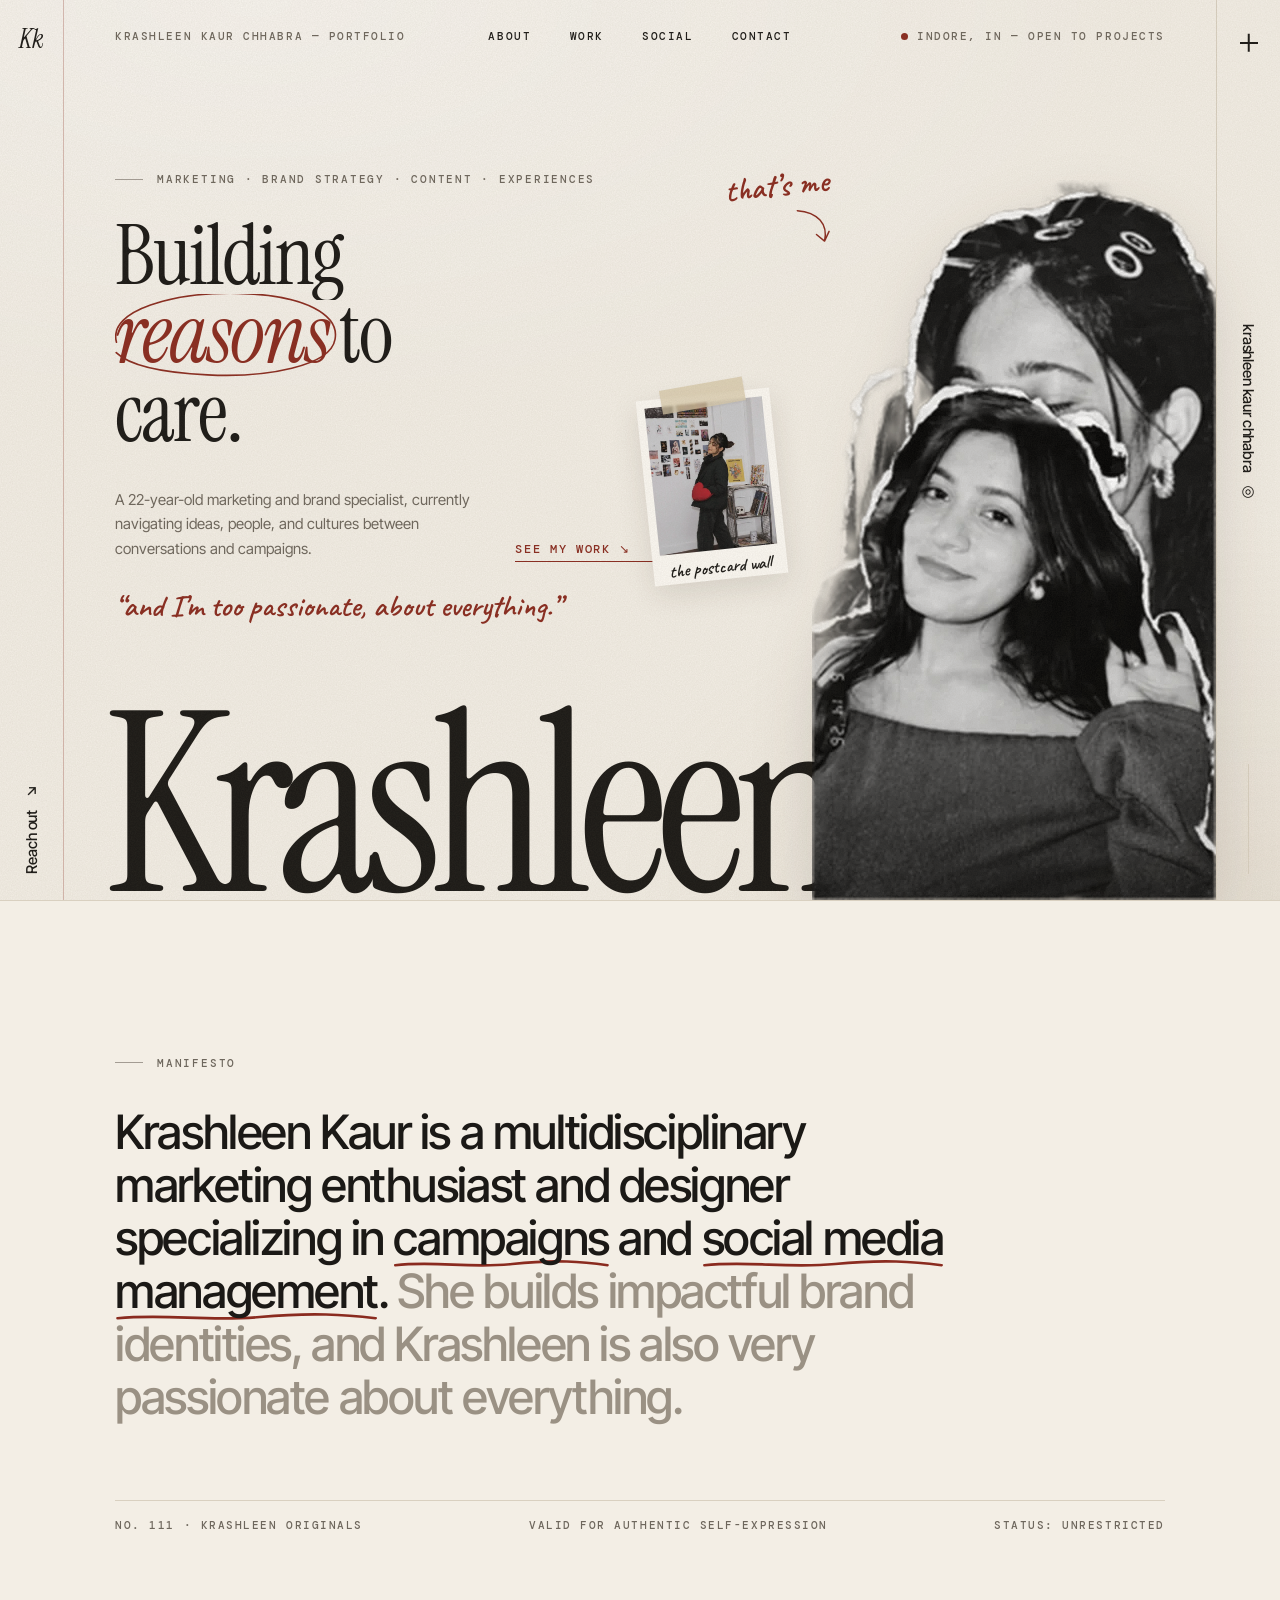
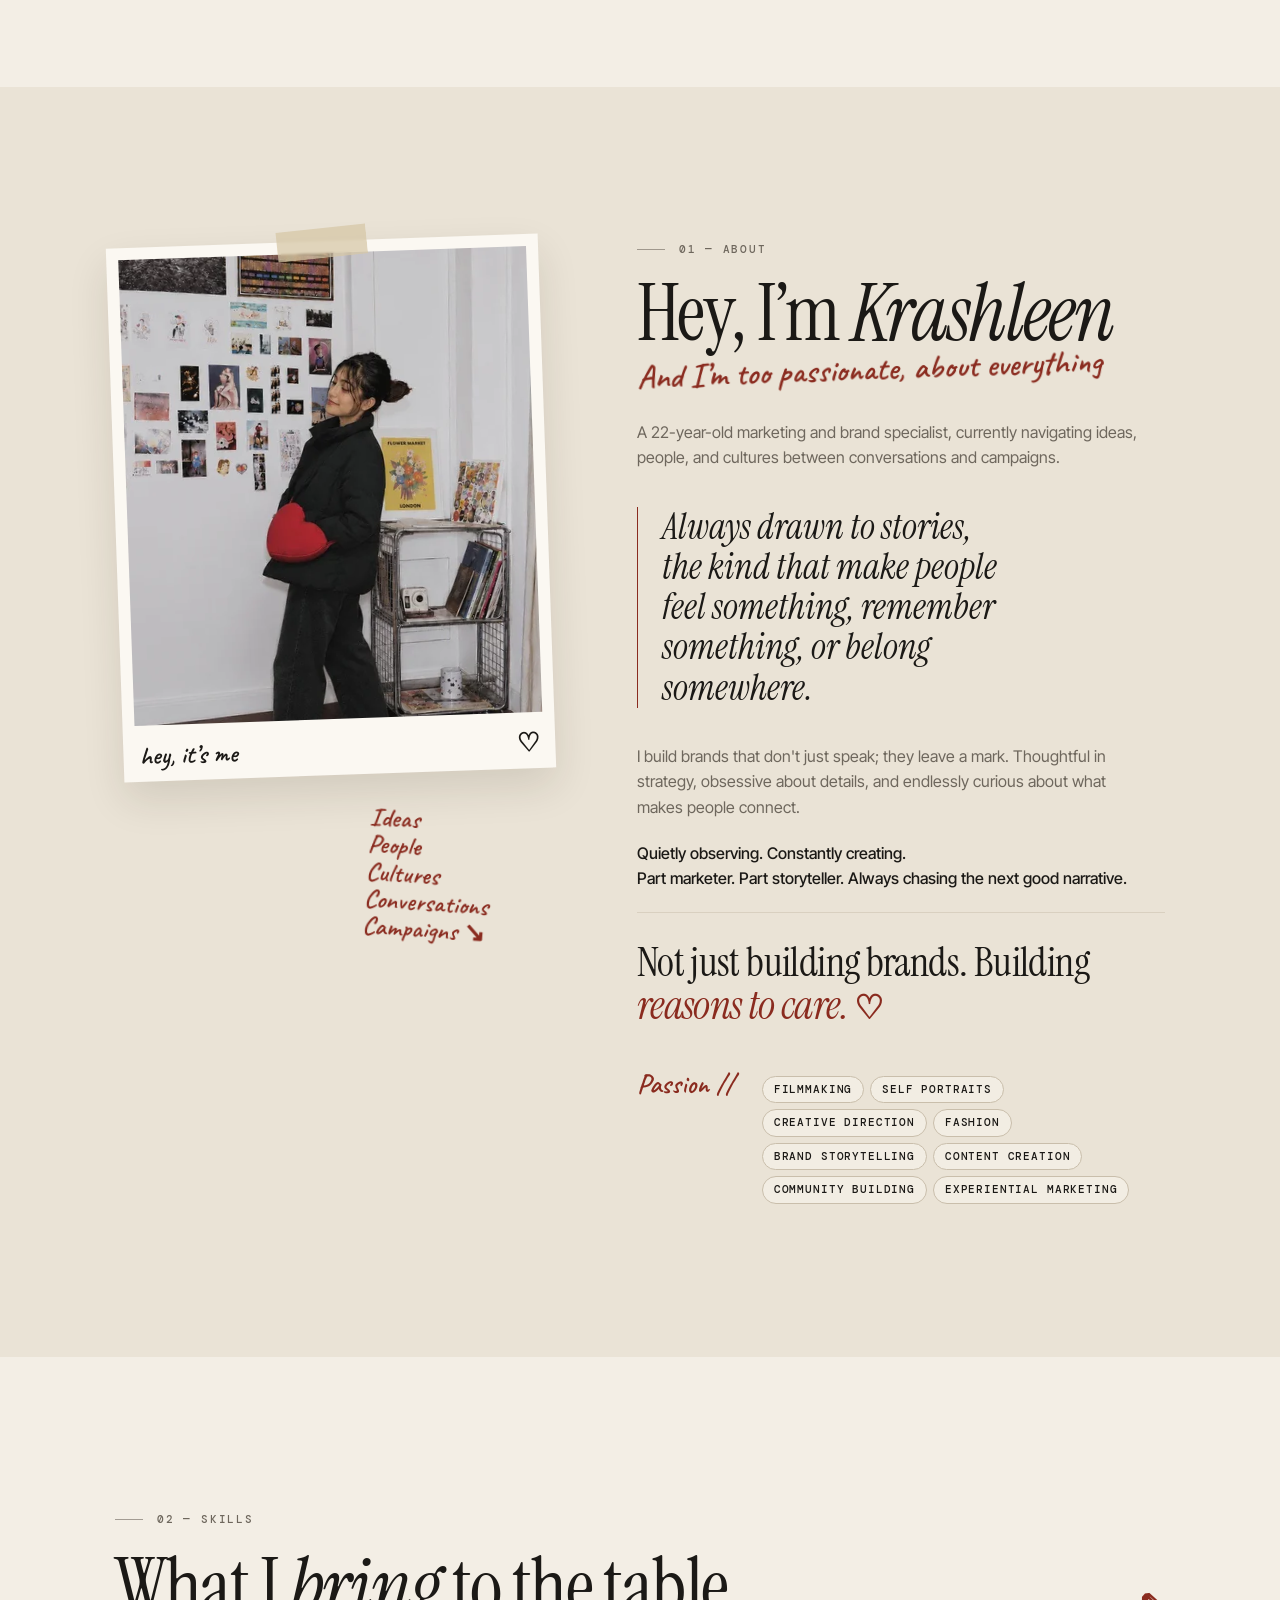
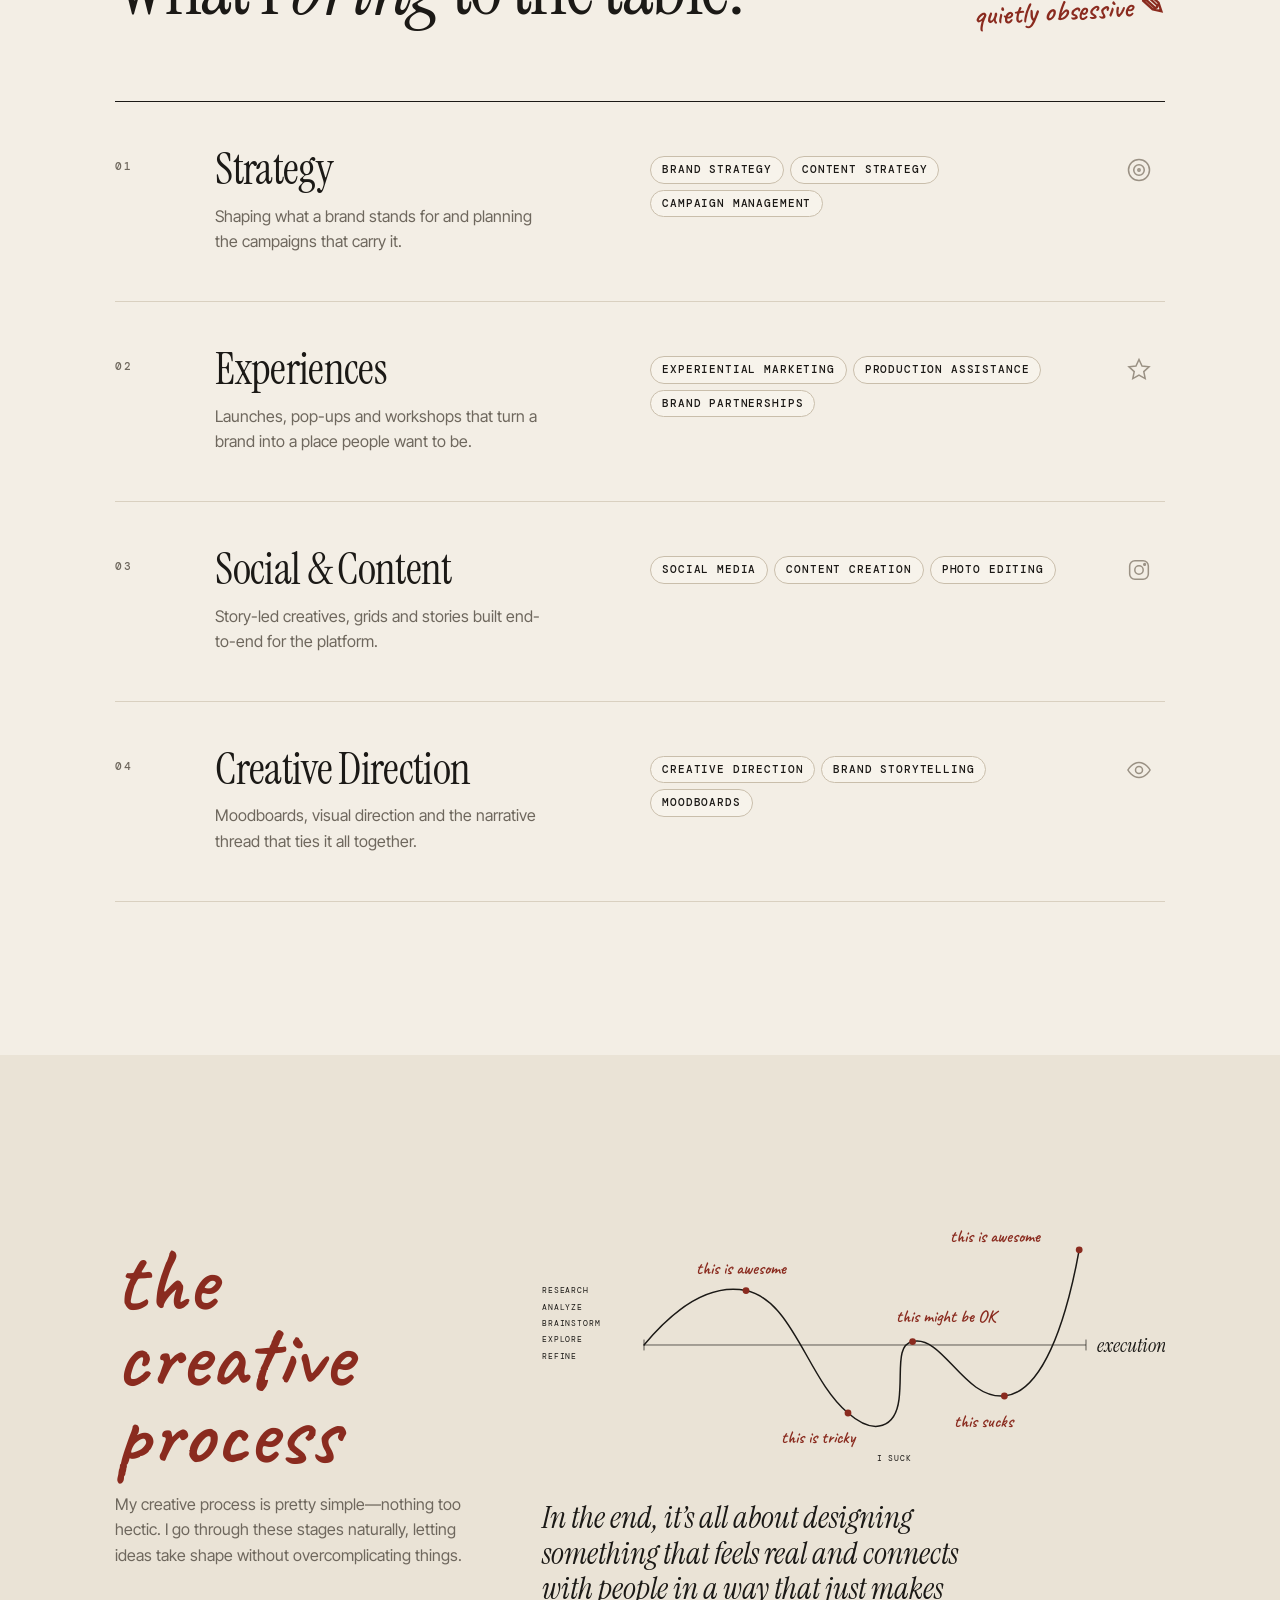
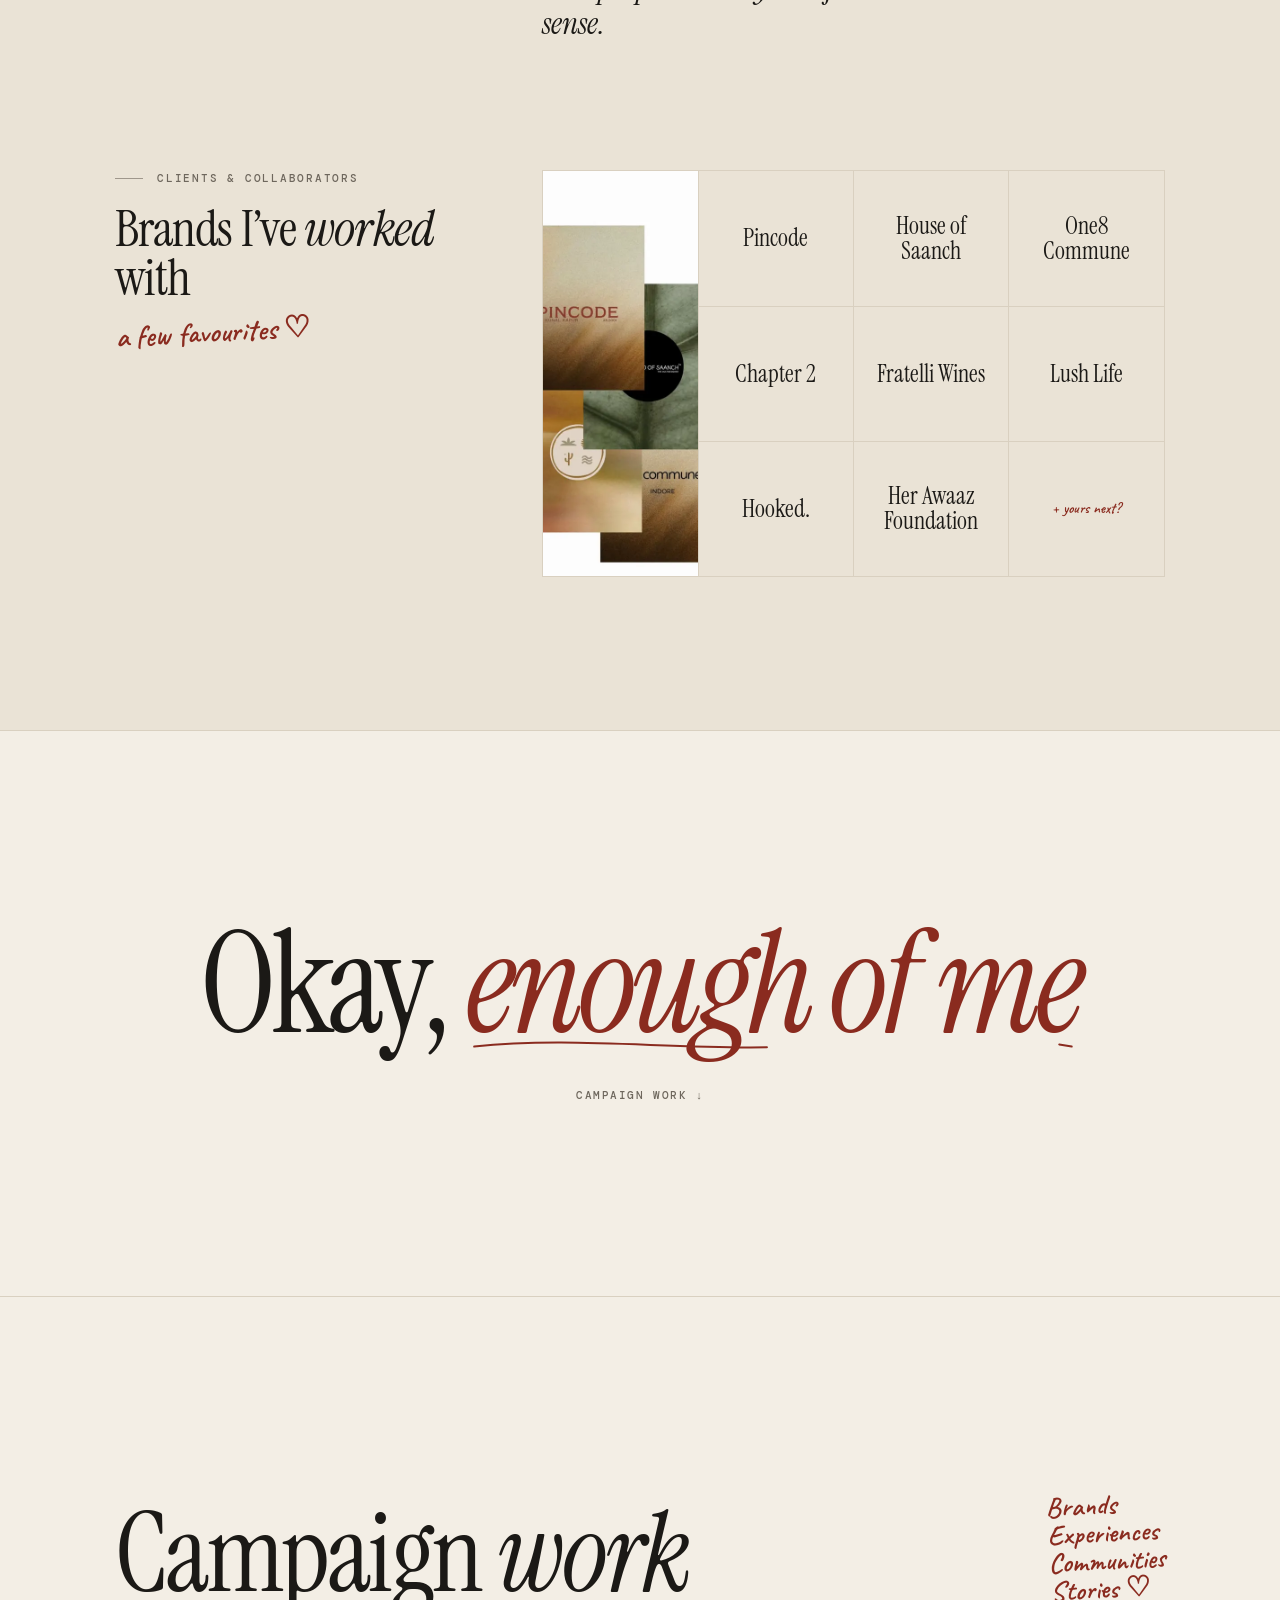
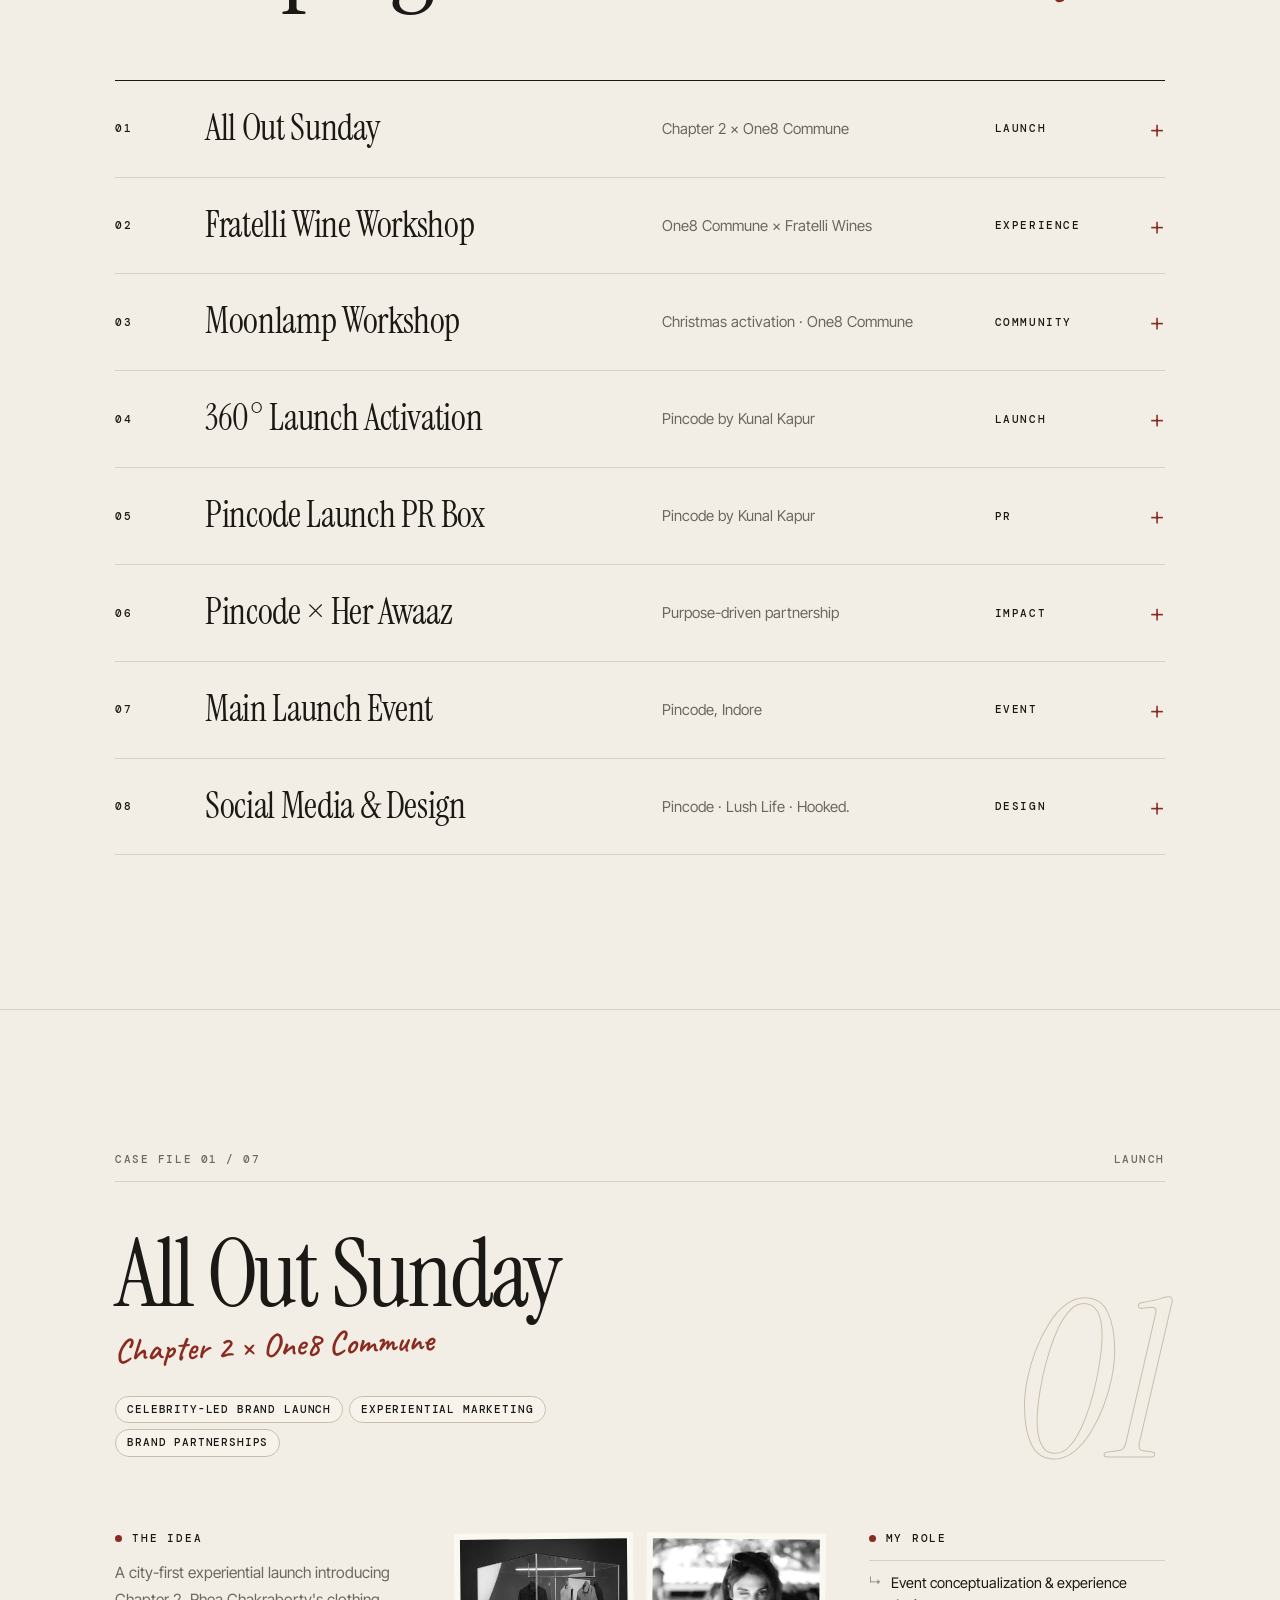
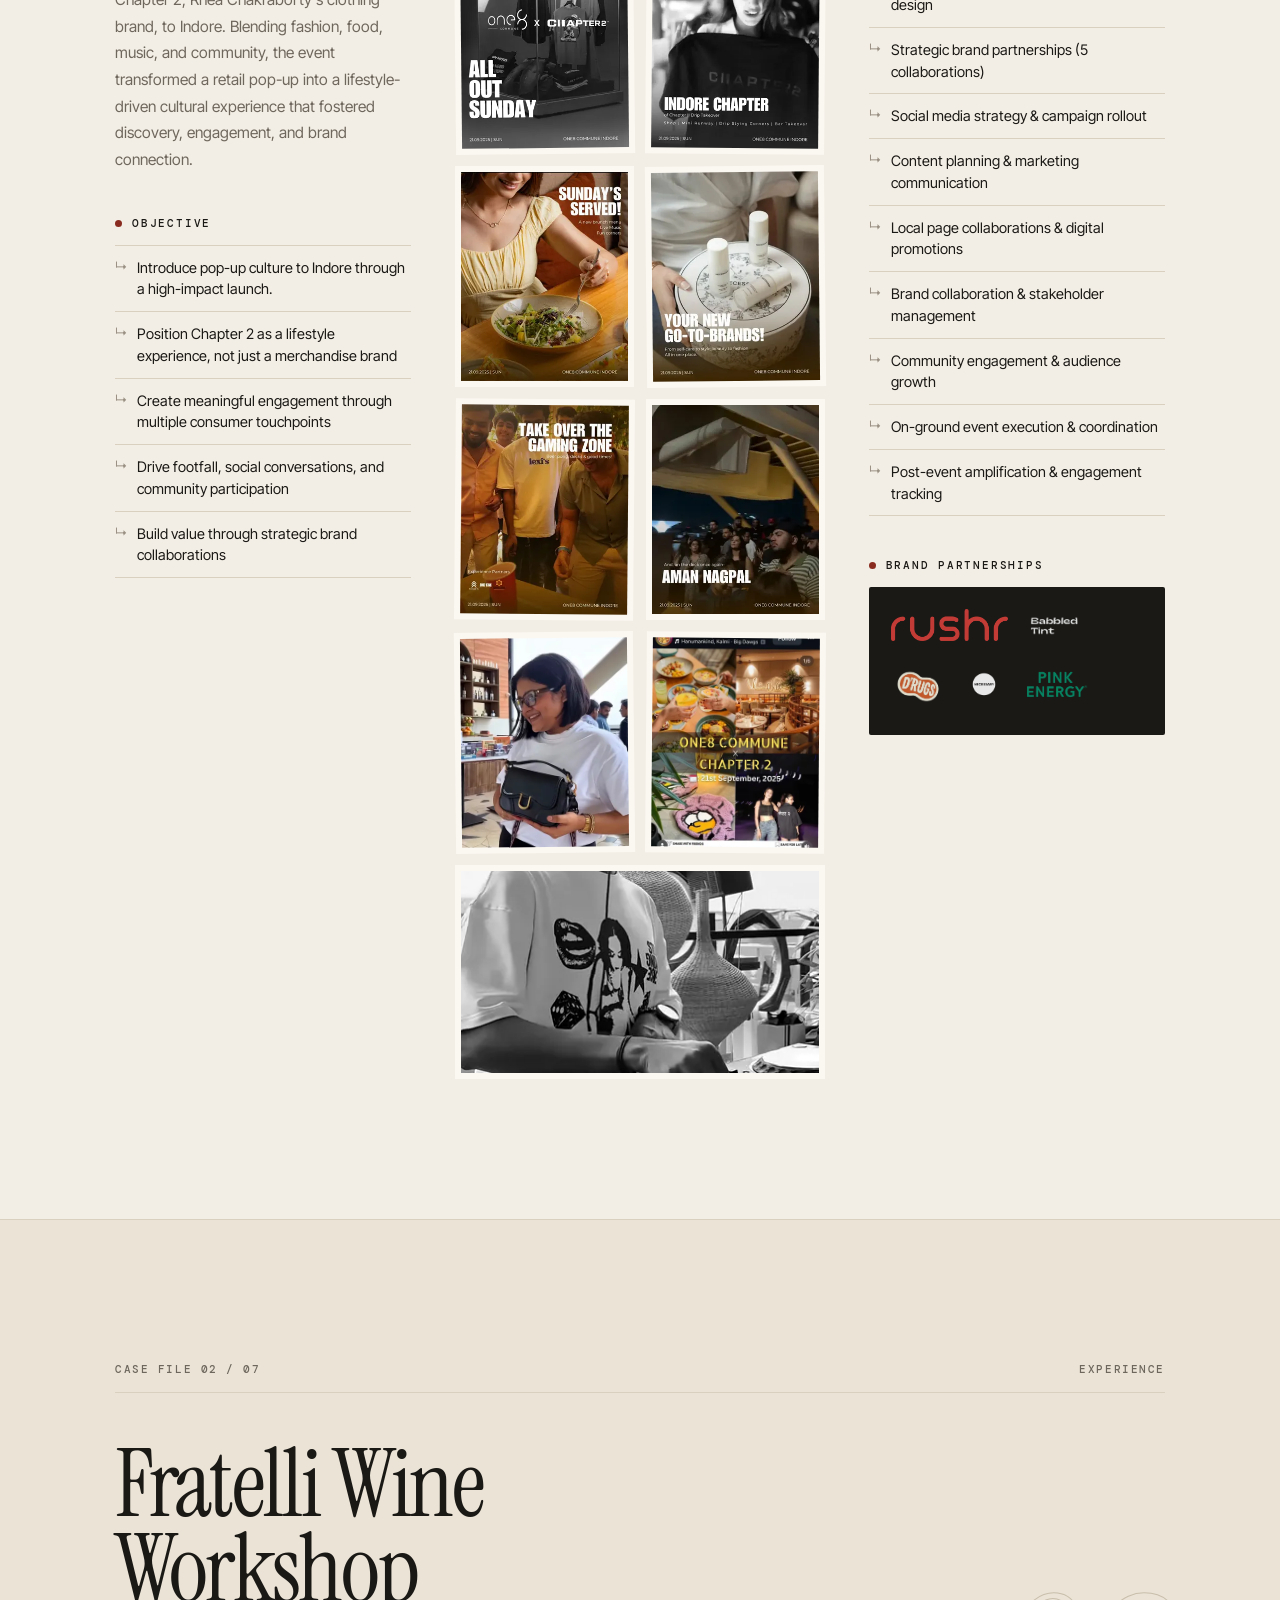
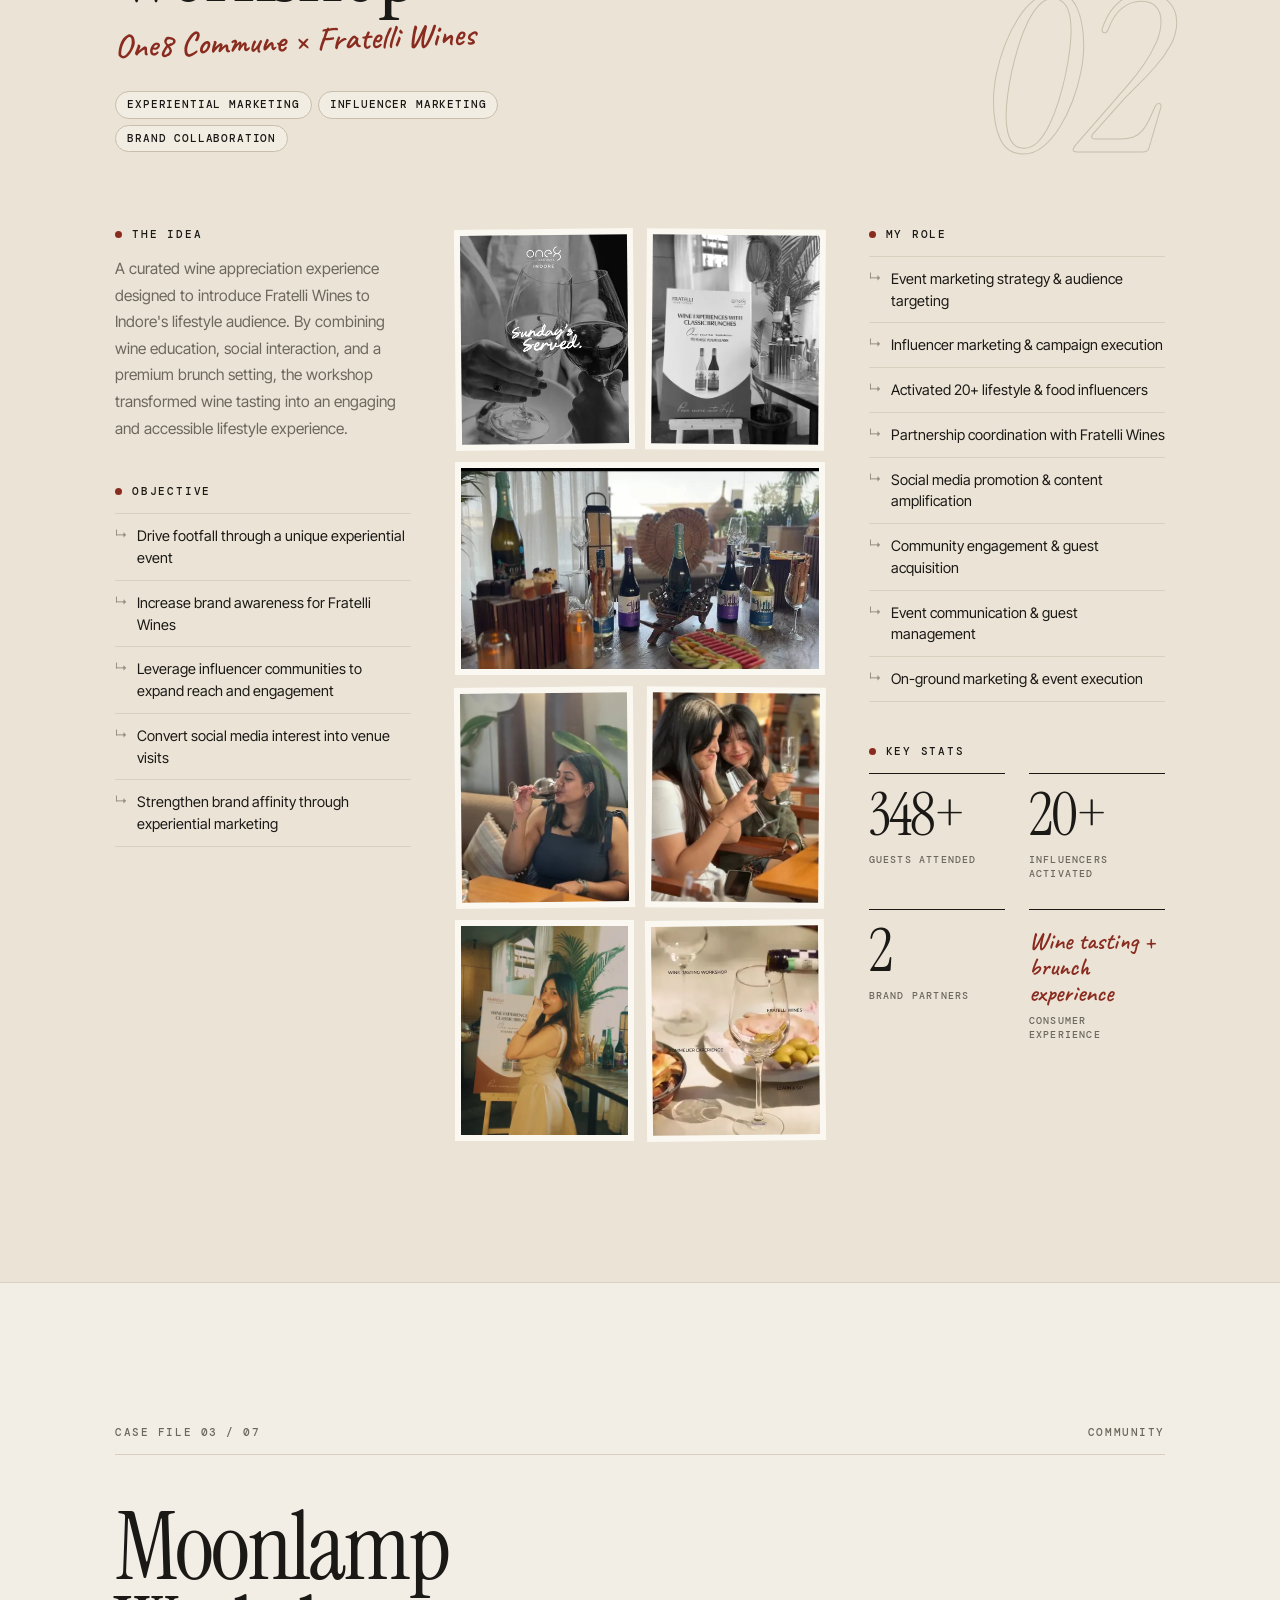
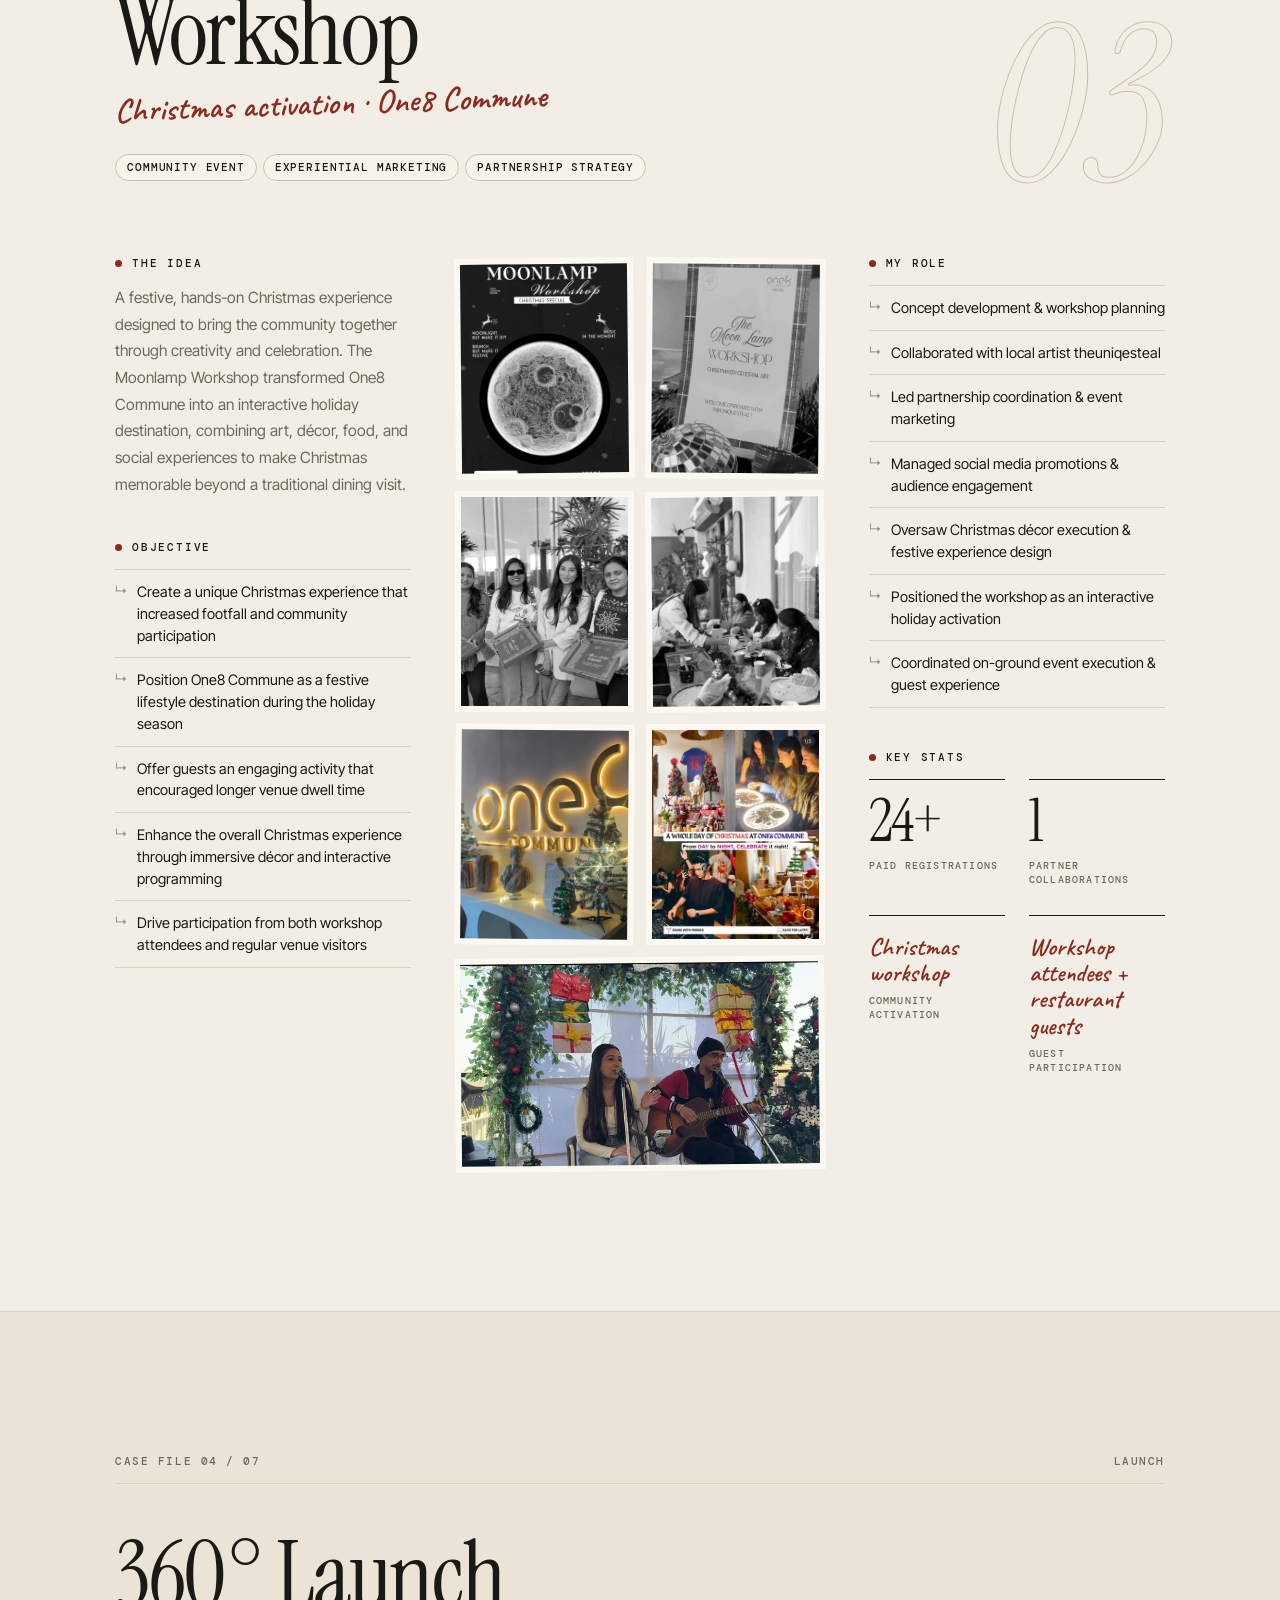
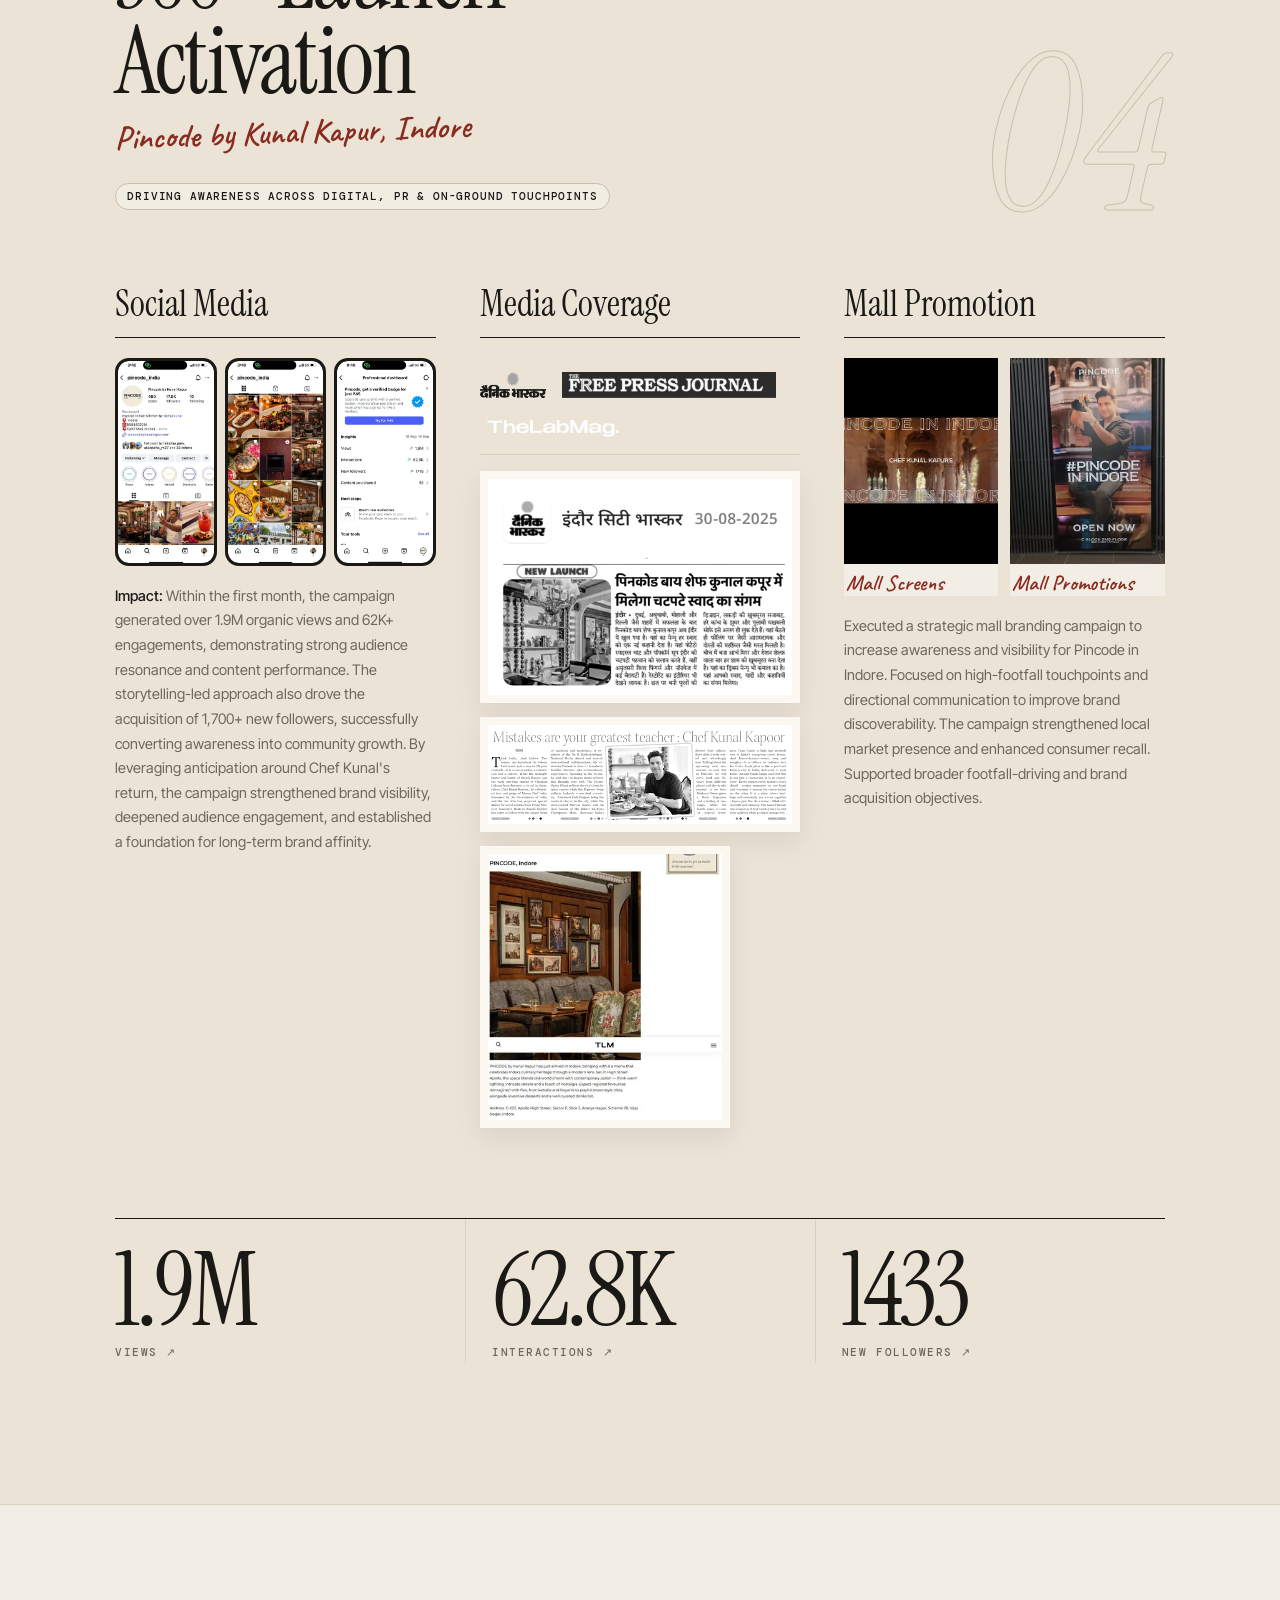
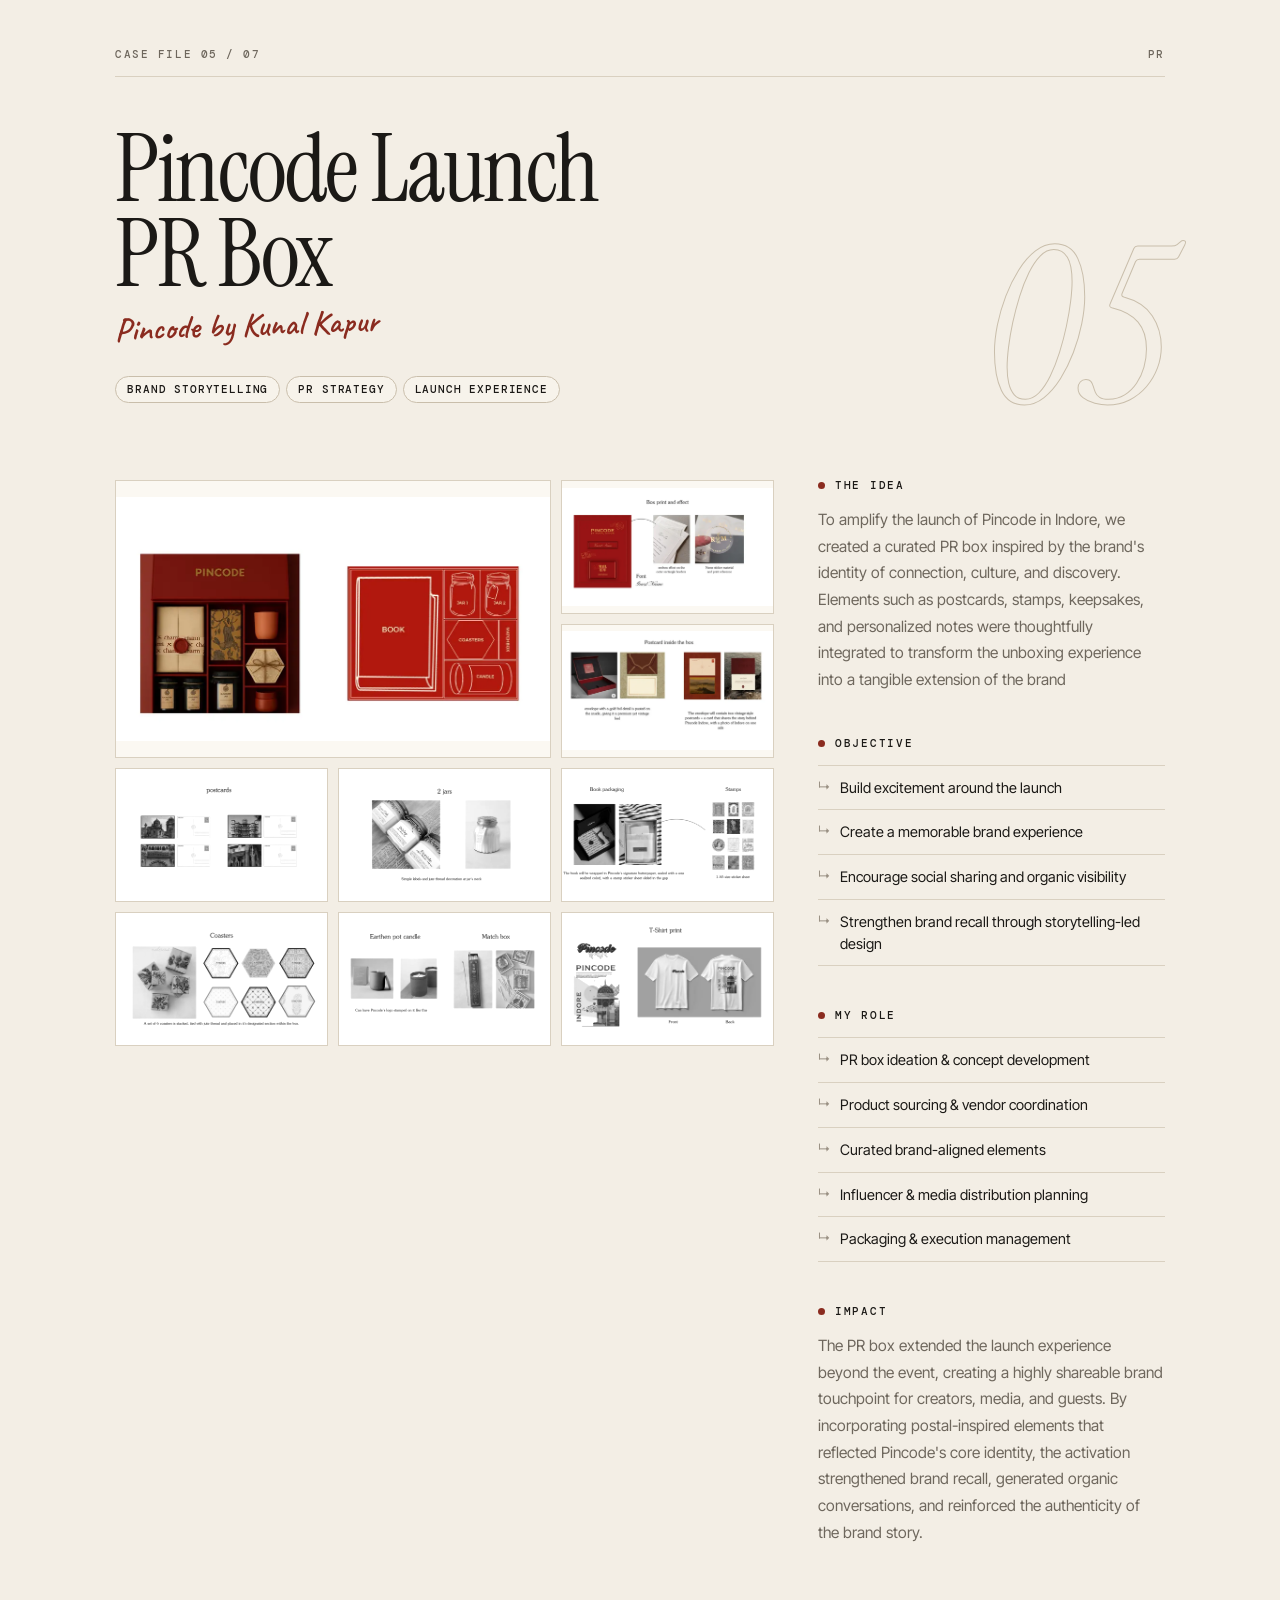
<file: v1/index.html>
<!doctype html>
<html lang="en">
<head>
<meta charset="utf-8"><meta name="robots" content="noindex"><link rel="canonical" href="https://krashleen.in/"><meta name="viewport" content="width=device-width, initial-scale=1">
<title>Krashleen Kaur Chhabra — Marketing &amp; Brand Specialist</title>
<meta name="description" content="Krashleen Kaur Chhabra — marketing and brand specialist from Indore. Campaigns, experiential launches, social media and brand identity. Building reasons to care.">
<meta name="theme-color" content="#F3EEE5">
<meta property="og:title" content="Krashleen Kaur Chhabra — Building reasons to care.">
<meta property="og:description" content="Marketing &amp; brand specialist. Campaigns, experiences, social media and brand storytelling.">
<meta property="og:image" content="../img/portrait.webp">
<link rel="preconnect" href="https://fonts.googleapis.com"><link rel="preconnect" href="https://fonts.gstatic.com" crossorigin>
<link href="https://fonts.googleapis.com/css2?family=Instrument+Serif:ital@0;1&family=Inter+Tight:wght@400;500;600&family=Caveat:wght@500;600;700&family=DM+Mono:wght@400;500&display=swap" rel="stylesheet">
<style>
:root{
 --paper:#F3EEE5;--paper-2:#EAE3D6;--card:#FBF8F2;--rule:#D9D0C0;--rule-2:#C9BEAB;
 --ink:#1B1916;--graphite:#6E675D;--soft:#9A9184;
 --accent:#8A2B1F;--accent-2:#A8392A;
 --serif:'Instrument Serif',Georgia,serif;--sans:'Inter Tight',system-ui,sans-serif;--hand:'Caveat',cursive;--mono:'DM Mono',ui-monospace,monospace;
 --rail:64px;--pad:clamp(20px,4vw,64px);--gut:calc(var(--rail) + var(--pad));
 --ease:cubic-bezier(.2,.7,.1,1);
}
*{box-sizing:border-box}
html{color-scheme:light;-webkit-text-size-adjust:100%}
html.lenis,html.lenis body{height:auto}.lenis.lenis-smooth{scroll-behavior:auto!important}.lenis.lenis-smooth [data-lenis-prevent]{overscroll-behavior:contain}.lenis.lenis-stopped{overflow:hidden}
body{margin:0;background:var(--paper);color:var(--ink);font:400 16px/1.6 var(--sans);-webkit-font-smoothing:antialiased;text-rendering:optimizeLegibility;overflow-x:hidden}
body::after{content:"";position:fixed;inset:0;pointer-events:none;z-index:90;opacity:.38;background-image:url("data:image/svg+xml;utf8,<svg xmlns='http://www.w3.org/2000/svg' width='240' height='240'><filter id='n'><feTurbulence type='fractalNoise' baseFrequency='.8' numOctaves='3' stitchTiles='stitch'/><feColorMatrix values='0 0 0 0 .22  0 0 0 0 .18  0 0 0 0 .12  0 0 0 .32 0'/></filter><rect width='100%25' height='100%25' filter='url(%23n)'/></svg>")}
body::before{content:"";position:fixed;inset:0;pointer-events:none;z-index:0;background:radial-gradient(120% 80% at 20% 0%,rgba(255,255,255,.35),transparent 60%),radial-gradient(90% 70% at 100% 100%,rgba(160,140,110,.12),transparent 60%)}
main,footer{position:relative;z-index:1}
a{color:inherit;text-decoration:none}
img{max-width:100%;display:block}
button{font:inherit;color:inherit}
::selection{background:var(--accent);color:var(--paper)}
:focus-visible{outline:1.5px solid var(--accent);outline-offset:4px}

/* ---------- type helpers ---------- */
.mono{font:500 11px/1.5 var(--mono);letter-spacing:.14em;text-transform:uppercase}
.kicker{font:500 11px/1.5 var(--mono);letter-spacing:.16em;text-transform:uppercase;color:var(--graphite);display:flex;gap:14px;align-items:center}
.kicker::before{content:"";width:28px;height:1px;background:currentColor;opacity:.6}
.hand{font-family:var(--hand);font-weight:600;color:var(--accent);line-height:.95}
.serif{font-family:var(--serif);font-weight:400}
.h-xl{font:400 clamp(54px,8.6vw,150px)/.9 var(--serif);letter-spacing:-.025em;margin:0}
.h-l{font:400 clamp(44px,6.2vw,104px)/.92 var(--serif);letter-spacing:-.02em;margin:0}
.h-m{font:400 clamp(34px,4vw,62px)/.95 var(--serif);letter-spacing:-.015em;margin:0}
em{font-style:italic}
.muted{color:var(--graphite)}

/* ---------- rails ---------- */
.rail{position:fixed;top:0;bottom:0;width:var(--rail);z-index:60;display:flex;flex-direction:column;align-items:center;justify-content:space-between;padding:26px 0;transition:color .5s var(--ease)}
.rail-l{left:0;border-right:1px solid rgba(138,43,31,.28)}
.rail-r{right:0;border-left:1px solid var(--rule)}
.rail .vt{writing-mode:vertical-rl;transform:rotate(180deg);font:500 15px/1 var(--sans);letter-spacing:-.01em;white-space:nowrap;display:flex;gap:10px;align-items:center}
.rail-r .vt{transform:none}
.mono-mark{font:italic 400 26px/1 var(--serif)}
.reach{transition:color .3s}.reach:hover{color:var(--accent)}
.reach span{display:inline-block;transform:rotate(90deg)}
.plus{width:34px;height:34px;display:grid;place-items:center;border:0;background:none;cursor:pointer;position:relative}
.plus i{position:absolute;width:18px;height:1.5px;background:currentColor;transition:transform .5s var(--ease)}
.plus i:last-child{transform:rotate(90deg)}
body.menu-open .plus i:first-child{transform:rotate(45deg)}body.menu-open .plus i:last-child{transform:rotate(135deg)}
.prog{width:1px;height:110px;background:var(--rule);position:relative;overflow:hidden}
.prog b{position:absolute;left:0;top:0;width:1px;height:100%;background:var(--accent);transform-origin:top;transform:scaleY(0)}
body.on-dark .rail{color:var(--paper)}
body.on-dark .rail-l{border-color:rgba(243,238,229,.25)}body.on-dark .rail-r{border-color:rgba(243,238,229,.2)}
body.on-dark .prog{background:rgba(243,238,229,.25)}body.on-dark .prog b{background:var(--paper)}
body.menu-open .rail{color:var(--ink)}
.mbar{display:none}

/* ---------- menu ---------- */
.menu{position:fixed;inset:0;z-index:55;background:var(--paper);padding:clamp(80px,12vh,140px) var(--gut) 40px;display:grid;grid-template-columns:1.3fr 1fr;gap:40px;align-items:end;clip-path:inset(0 0 100% 0);transition:clip-path .8s var(--ease);visibility:hidden}
body.menu-open .menu{clip-path:inset(0 0 0 0);visibility:visible}
.menu ol{list-style:none;margin:0;padding:0;counter-reset:m}
.menu li{border-top:1px solid var(--rule);overflow:hidden}
.menu li:last-child{border-bottom:1px solid var(--rule)}
.menu a{display:flex;align-items:baseline;gap:22px;padding:10px 0;font:400 clamp(40px,6vw,88px)/1 var(--serif);letter-spacing:-.02em;transform:translateY(105%);transition:transform .8s var(--ease),color .3s}
.menu a::before{counter-increment:m;content:"0" counter(m);font:500 11px var(--mono);letter-spacing:.14em;color:var(--graphite);transform:translateY(-1.6em)}
.menu a:hover{color:var(--accent);font-style:italic}
body.menu-open .menu a{transform:none}
body.menu-open .menu li:nth-child(2) a{transition-delay:.05s}body.menu-open .menu li:nth-child(3) a{transition-delay:.1s}body.menu-open .menu li:nth-child(4) a{transition-delay:.15s}body.menu-open .menu li:nth-child(5) a{transition-delay:.2s}body.menu-open .menu li:nth-child(6) a{transition-delay:.25s}
.menu-side{display:grid;gap:22px;align-content:end}
.menu-side .hand{font-size:clamp(30px,3vw,44px);transform:rotate(-3deg)}
.menu-side p{margin:0;color:var(--graphite);max-width:34ch}

/* ---------- preloader ---------- */
.pre{position:fixed;inset:0;z-index:200;background:var(--paper);display:grid;place-items:center;transition:transform 1s var(--ease) .1s}
.pre.done{transform:translateY(-100%)}
.pre p{margin:0;font:600 clamp(48px,7vw,96px)/1 var(--hand);color:var(--accent);clip-path:inset(0 100% 0 0);animation:write 1.3s var(--ease) .15s forwards}
.pre span{position:absolute;bottom:30px;left:50%;transform:translateX(-50%);color:var(--graphite)}
@keyframes write{to{clip-path:inset(0 0 0 0)}}

/* ---------- reveal ---------- */
.rv{opacity:0;transform:translateY(28px);transition:opacity 1s var(--ease),transform 1.1s var(--ease)}
.rv.in{opacity:1;transform:none}
.rv.d1{transition-delay:.08s}.rv.d2{transition-delay:.16s}.rv.d3{transition-delay:.24s}
.mask{display:block;overflow:hidden;padding-bottom:.06em;margin-bottom:-.06em}
.mask>span{display:block;transform:translateY(105%);transition:transform 1.2s var(--ease)}
.in .mask>span,.mask.in>span{transform:none}
.draw path{stroke-dasharray:1;stroke-dashoffset:1;transition:stroke-dashoffset 1.6s var(--ease) .3s}
.draw.in path,.in .draw path{stroke-dashoffset:0}
.gal img{filter:grayscale(1) contrast(1.04) brightness(1.02);transition:filter 1.6s var(--ease),transform .9s var(--ease)}
.gal img.dev{filter:none}

/* ---------- section scaffolding ---------- */
.sec{padding:clamp(90px,12vw,180px) var(--gut);position:relative}
.alt{background:var(--paper-2)}
.sec-head{display:grid;grid-template-columns:minmax(0,1fr) auto;gap:24px 40px;align-items:end;margin-bottom:clamp(44px,6vw,90px)}
.sec-head .kicker{grid-column:1/-1}
.tape{position:relative}
.tape::before{content:"";position:absolute;z-index:3;top:-11px;left:50%;width:84px;height:24px;background:rgba(214,198,166,.72);transform:translateX(-50%) rotate(-4deg);box-shadow:0 1px 2px rgba(60,40,10,.08);backdrop-filter:blur(1px)}
.tape.r::before{transform:translateX(-50%) rotate(5deg);left:62%}
.chips{display:flex;flex-wrap:wrap;gap:6px}
.chips span{font:500 10.5px/1 var(--mono);letter-spacing:.08em;text-transform:uppercase;color:var(--ink);border:1px solid var(--rule-2);padding:8px 11px 7px;border-radius:100px;background:rgba(251,248,242,.5)}

/* ---------- hero ---------- */
.hero{min-height:100svh;padding:28px var(--gut) 0;display:grid;grid-template-columns:minmax(0,1fr);grid-template-rows:auto 1fr auto;position:relative;overflow:hidden}
.htop{display:grid;grid-template-columns:1fr auto 1fr;align-items:center;gap:20px;color:var(--graphite)}
.htop nav{display:flex;gap:clamp(18px,3vw,44px)}
.htop nav a{position:relative;color:var(--ink)}
.htop nav a::after{content:"";position:absolute;left:0;right:0;bottom:-3px;height:1px;background:currentColor;transform:scaleX(0);transform-origin:right;transition:transform .5s var(--ease)}
.htop nav a:hover::after{transform:scaleX(1);transform-origin:left}
.htop .r{justify-self:end;display:flex;align-items:center;gap:9px}
.dot{width:7px;height:7px;border-radius:50%;background:var(--accent);box-shadow:0 0 0 0 rgba(138,43,31,.5);animation:pulse 2.4s infinite}
@keyframes pulse{70%{box-shadow:0 0 0 9px rgba(138,43,31,0)}100%{box-shadow:0 0 0 0 rgba(138,43,31,0)}}
.hmid{display:grid;grid-template-columns:minmax(0,1.05fr) minmax(0,1fr);align-items:center;padding:clamp(40px,7vh,90px) 0 clamp(20px,3vh,40px);position:relative;z-index:4}
.htext .kicker{margin-bottom:28px}
.hero h1{font:400 clamp(52px,6.6vw,118px)/.93 var(--serif);letter-spacing:-.025em;margin:0}
.hero h1 em{position:relative;display:inline-block;color:var(--accent)}
.circle{position:absolute;left:-9%;top:-14%;width:118%;height:132%;overflow:visible;pointer-events:none}
.circle path{fill:none;stroke:var(--accent);stroke-width:1.6;stroke-linecap:round;vector-effect:non-scaling-stroke}
.hlede{display:grid;grid-template-columns:minmax(0,40ch) auto;gap:24px 40px;align-items:end;margin-top:clamp(28px,4vh,44px)}
.hlede p{margin:0;color:var(--graphite);font-size:clamp(15px,1.15vw,17px);line-height:1.65}
.link{display:inline-flex;align-items:center;gap:10px;font:500 12px var(--mono);letter-spacing:.14em;text-transform:uppercase;color:var(--accent);border-bottom:1px solid currentColor;padding-bottom:4px;white-space:nowrap;transition:gap .4s var(--ease)}
.link:hover{gap:16px}
.hnote{font-size:clamp(26px,2.4vw,36px);transform:rotate(-4deg);margin-top:30px;display:inline-block}
.wordmark{position:relative;z-index:2;font:400 clamp(100px,19.6vw,380px)/.74 var(--serif);letter-spacing:-.045em;margin:0 0 0 -.04em;white-space:nowrap;color:var(--ink);user-select:none}
.wordmark i{font-style:italic;color:var(--accent);font-size:.32em;letter-spacing:0;vertical-align:.95em;margin-left:.08em}
.hportrait{position:absolute;z-index:3;right:var(--rail);bottom:0;height:min(80%,820px);width:auto;filter:drop-shadow(0 18px 30px rgba(40,30,20,.14))}
.hpolaroid{position:absolute;z-index:4;right:calc(var(--rail) + 31%);top:42%;width:clamp(120px,10.5vw,170px);background:var(--card);padding:8px 8px 30px;transform:rotate(-6deg);box-shadow:0 10px 30px rgba(40,30,20,.12)}
.hpolaroid img{aspect-ratio:4/5;object-fit:cover;width:100%}
.hpolaroid figcaption{position:absolute;bottom:4px;left:0;right:0;text-align:center;font:600 18px/1 var(--hand);color:var(--ink)}
.hme{position:absolute;z-index:5;right:calc(var(--rail) + min(30vw,430px));top:19%;font-size:32px;transform:rotate(-6deg);text-align:center}
.hme svg{width:46px;height:46px;display:block;margin:6px 0 0 60%}
.hme path{fill:none;stroke:var(--accent);stroke-width:1.6;stroke-linecap:round}

/* ---------- statement ---------- */
.statement{padding:clamp(90px,12vw,170px) var(--gut);border-top:1px solid var(--rule)}
.statement p.big{margin:0;font:500 clamp(28px,3.7vw,60px)/1.12 var(--sans);letter-spacing:-.03em;max-width:30ch}
.statement p.big span.g{color:var(--soft)}
.ul{background:url("data:image/svg+xml;utf8,<svg xmlns='http://www.w3.org/2000/svg' viewBox='0 0 200 10' preserveAspectRatio='none'><path d='M2 6 C40 2 70 9 110 5 S175 3 198 6' fill='none' stroke='%238A2B1F' stroke-width='2.2' stroke-linecap='round'/></svg>") left bottom/100% .26em no-repeat;-webkit-box-decoration-break:clone;box-decoration-break:clone;padding-bottom:.08em}
.sig{display:grid;grid-template-columns:repeat(3,auto);justify-content:space-between;gap:12px;margin-top:clamp(50px,6vw,80px);padding-top:16px;border-top:1px solid var(--rule);color:var(--graphite)}

/* ---------- about ---------- */
.about{display:grid;grid-template-columns:minmax(0,.9fr) minmax(0,1.1fr);gap:clamp(40px,7vw,120px);align-items:start}
.about-l{position:sticky;top:60px}
.about-photo{background:var(--card);padding:12px 12px 56px;transform:rotate(-2deg);box-shadow:0 18px 40px rgba(40,30,20,.12);max-width:440px}
.about-photo img{width:100%;aspect-ratio:440/503;object-fit:cover}
.about-photo figcaption{position:absolute;left:16px;right:16px;bottom:12px;font:600 26px/1 var(--hand);color:var(--ink);display:flex;justify-content:space-between}
.margin-list{display:block;margin:34px 0 0 58%;font-size:26px;line-height:1.05;transform:rotate(4deg)}
.about-r h2{margin:20px 0 4px}
.about-r .hsub{font-size:clamp(28px,2.6vw,38px);display:inline-block;transform:rotate(-2deg);margin-bottom:34px}
.about-r p{margin:0 0 20px;max-width:56ch;color:var(--graphite)}
.about-r blockquote{margin:36px 0;padding:0 0 0 24px;border-left:1px solid var(--accent);font:italic 400 clamp(28px,2.8vw,42px)/1.12 var(--serif);color:var(--ink);max-width:22ch}
.about-r .closing{color:var(--ink);font-weight:500}
.care{margin:44px 0 0;padding-top:28px;border-top:1px solid var(--rule);color:var(--ink)!important;font:400 clamp(30px,3.2vw,50px)/1.05 var(--serif);letter-spacing:-.015em}
.care em{color:var(--accent)}
.offclock{margin-top:44px;display:grid;grid-template-columns:auto 1fr;gap:16px 28px;align-items:baseline}
.offclock .hand{font-size:28px}

/* ---------- capabilities ---------- */
.caps{border-top:1px solid var(--ink)}
.cap{display:grid;grid-template-columns:60px minmax(0,1fr) minmax(0,1.1fr) 40px;gap:20px 40px;padding:clamp(30px,3.6vw,48px) 0;border-bottom:1px solid var(--rule);align-items:start;transition:background .5s}
.cap .n{color:var(--graphite);padding-top:10px}
.cap h3{font:400 clamp(32px,3.4vw,52px)/1 var(--serif);margin:0 0 12px;letter-spacing:-.015em;transition:transform .6s var(--ease),color .4s}
.cap p{margin:0;color:var(--graphite);max-width:38ch}
.cap .chips{padding-top:8px}
.cap svg{width:28px;height:28px;margin-top:8px;color:var(--soft);transition:color .4s,transform .6s var(--ease)}
.cap:hover h3{transform:translateX(10px);color:var(--accent)}
.cap:hover svg{color:var(--accent);transform:rotate(-12deg)}

/* ---------- process + brands ---------- */
.proc-wrap{display:grid;grid-template-columns:minmax(0,.9fr) minmax(0,1.6fr);gap:clamp(40px,6vw,100px);align-items:start}
.proc-title{font:600 clamp(60px,7vw,108px)/.85 var(--hand);color:var(--accent);margin:18px 0 20px;transform:rotate(-2deg);transform-origin:left}
.proc-wrap .intro{color:var(--graphite);max-width:40ch;margin:0}
.curve{margin:0;overflow-x:auto;padding-bottom:6px}
.curve svg{display:block;width:100%;min-width:680px;height:auto}
.curve text{font-family:var(--mono);font-size:12.5px;letter-spacing:.1em;fill:var(--ink)}
.curve .hd{font-family:var(--hand);font-size:26px;font-weight:600;fill:var(--accent);letter-spacing:0}
.curve .ex{font-family:var(--serif);font-size:30px;letter-spacing:0;font-style:italic}
.curve .line{fill:none;stroke:var(--ink);stroke-width:2.2;stroke-linecap:round}
.outro{font:400 clamp(26px,2.4vw,36px)/1.15 var(--serif);font-style:italic;margin:28px 0 0;max-width:30ch}
.brands{margin-top:clamp(90px,10vw,150px);display:grid;grid-template-columns:minmax(0,.9fr) minmax(0,1.6fr);gap:clamp(40px,6vw,100px);align-items:start}
.brands h3{margin:18px 0 0}
.brands .hand{font-size:30px;display:inline-block;margin-top:16px;transform:rotate(-3deg)}
.bgrid{display:grid;grid-template-columns:repeat(4,minmax(0,1fr));border-top:1px solid var(--rule);border-left:1px solid var(--rule)}
.bgrid>*{border-right:1px solid var(--rule);border-bottom:1px solid var(--rule);aspect-ratio:1.15;display:grid;place-items:center;text-align:center;padding:14px;font:400 clamp(20px,1.9vw,30px)/1 var(--serif);transition:background .4s,color .4s}
.bgrid>span:hover{background:var(--ink);color:var(--paper);font-style:italic}
.bgrid figure{margin:0;padding:0;grid-row:span 3;aspect-ratio:auto;overflow:hidden;cursor:zoom-in}
.bgrid figure img{width:100%;height:100%;object-fit:cover}

/* ---------- interlude ---------- */
.enough{text-align:center;padding:clamp(110px,15vw,220px) var(--gut);border-top:1px solid var(--rule);border-bottom:1px solid var(--rule);overflow:hidden}
.enough h2{font:400 clamp(60px,11vw,200px)/.88 var(--serif);letter-spacing:-.035em;margin:0}
.enough h2 em{color:var(--accent);position:relative;display:inline-block}
.enough h2 em svg{position:absolute;left:0;right:0;bottom:-.08em;width:100%;height:.22em;overflow:visible}
.enough h2 em path{fill:none;stroke:var(--accent);stroke-width:2;stroke-linecap:round;vector-effect:non-scaling-stroke}
.enough p{margin:40px 0 0;color:var(--graphite)}

/* ---------- work index ---------- */
.idx{border-top:1px solid var(--ink)}
.idx a{display:grid;grid-template-columns:70px minmax(0,1.4fr) minmax(0,1fr) 120px 30px;gap:20px;align-items:center;padding:clamp(20px,2.4vw,30px) 0;border-bottom:1px solid var(--rule);position:relative;transition:padding .6s var(--ease)}
.idx a::before{content:"";position:absolute;inset:0;background:var(--ink);transform:scaleY(0);transform-origin:bottom;transition:transform .6s var(--ease);z-index:-1}
.idx a:hover{padding-left:20px;padding-right:20px;color:var(--paper)}
.idx a:hover::before{transform:scaleY(1)}
.idx a:hover .muted,.idx a:hover .mono{color:rgba(243,238,229,.7)}
.idx .t{font:400 clamp(26px,2.8vw,44px)/1 var(--serif);letter-spacing:-.01em}
.idx a:hover .t{font-style:italic}
.idx .pl{font:300 26px/1 var(--sans);color:var(--accent);justify-self:end;transition:transform .6s var(--ease)}
.idx a:hover .pl{transform:rotate(90deg);color:var(--paper)}
.idx .muted{font-size:15px}
.idxwrap{isolation:isolate}

/* ---------- case files ---------- */
.case{padding:clamp(90px,11vw,160px) var(--gut);position:relative;border-top:1px solid var(--rule)}
.case-head{display:grid;grid-template-columns:minmax(0,1fr);gap:10px 40px;align-items:end;margin-bottom:clamp(44px,6vw,80px);position:relative}
.case-head .meta{grid-column:1/-1;display:flex;justify-content:space-between;gap:20px;color:var(--graphite);border-bottom:1px solid var(--rule);padding-bottom:14px;margin-bottom:clamp(26px,3vw,40px)}
.case-head h2{font:400 clamp(50px,7.4vw,128px)/.9 var(--serif);letter-spacing:-.025em;margin:0;max-width:13ch}
.case-head .client{font-size:clamp(28px,2.6vw,38px);margin-top:14px;display:inline-block;transform:rotate(-2deg)}
.case-head .chips{max-width:560px;justify-content:flex-start;margin-top:22px}
.cnum{position:absolute;right:-.02em;bottom:-.06em;font:italic 400 clamp(120px,17vw,280px)/.8 var(--serif);color:transparent;-webkit-text-stroke:1px var(--rule-2);pointer-events:none;z-index:0}
.case-body.pr{grid-template-columns:minmax(0,1.9fr) minmax(0,1fr)}
.case-body{display:grid;grid-template-columns:minmax(0,1fr) minmax(0,1.25fr) minmax(0,1fr);gap:clamp(26px,3.4vw,56px);align-items:start;position:relative;z-index:1}
.blk+.blk{margin-top:44px}
.blk h3{font:500 11px/1 var(--mono);letter-spacing:.16em;text-transform:uppercase;margin:0 0 16px;display:flex;gap:10px;align-items:center;color:var(--ink)}
.blk h3::before{content:"";width:7px;height:7px;border-radius:50%;background:var(--accent)}
.blk p{margin:0;color:var(--graphite);font-size:15.5px;line-height:1.72}
.blk ul{list-style:none;margin:0;padding:0;border-top:1px solid var(--rule)}
.blk li{padding:11px 0;border-bottom:1px solid var(--rule);font-size:14.5px;line-height:1.5;display:grid;grid-template-columns:22px 1fr}
.blk li::before{content:"↳";color:var(--soft);font-size:13px}
.stats{display:grid;grid-template-columns:minmax(0,1fr) minmax(0,1fr);gap:28px 24px}
.stat{border-top:1px solid var(--ink);padding-top:12px}
.stat strong{display:block;font:400 clamp(46px,4.6vw,72px)/1 var(--serif);letter-spacing:-.03em}
.stat strong.w{font:600 25px/1.05 var(--hand);color:var(--accent);letter-spacing:0;padding-top:6px;min-height:52px}
.stat span{display:block;margin-top:8px;color:var(--graphite);font:500 10px/1.4 var(--mono);letter-spacing:.12em;text-transform:uppercase}

/* galleries */
.gal figure{margin:0;overflow:hidden;cursor:zoom-in;background:var(--card)}
.gal figure:hover img{transform:scale(1.04)}
.scrap{display:grid;grid-template-columns:minmax(0,1fr) minmax(0,1fr);gap:12px}
.scrap figure{padding:6px}
.scrap img{width:100%;aspect-ratio:4/5;object-fit:cover}
.scrap .wide{grid-column:span 2}.scrap .wide img{aspect-ratio:16/9}
.scrap .fit img{object-fit:contain;background:var(--card)}
.scrap figure:nth-child(3n+1){transform:rotate(-.6deg)}.scrap figure:nth-child(3n+2){transform:rotate(.5deg)}
.logos{display:flex;flex-wrap:wrap;gap:16px 22px;align-items:center;background:var(--ink);padding:22px;border-radius:2px}
.logos img{height:32px;width:auto;opacity:.9}.logos img.r{height:56px}
.trio{display:grid;grid-template-columns:repeat(3,minmax(0,1fr));gap:clamp(26px,3.4vw,56px);align-items:start}
.trio h3.big{font:400 clamp(30px,2.8vw,44px)/1 var(--serif);margin:0 0 20px;padding-bottom:14px;border-bottom:1px solid var(--ink)}
.phones{display:grid;grid-template-columns:repeat(3,1fr);gap:8px}
.phones figure{border-radius:14px;padding:0;background:var(--ink);border:3px solid var(--ink)}
.phones img{width:100%;aspect-ratio:9/19;object-fit:cover;border-radius:11px}
.note{font-size:14.5px;line-height:1.7;margin:18px 0 0;color:var(--graphite)}.note b{color:var(--ink);font-weight:500}
.press{display:flex;flex-wrap:wrap;gap:16px;align-items:center;padding:14px 0;margin-bottom:16px;border-bottom:1px solid var(--rule)}
.press img{height:26px;width:auto;filter:grayscale(1)}
.clip{padding:8px!important;margin-bottom:14px!important;box-shadow:0 10px 24px rgba(40,30,20,.08)}
.clip img{width:100%}
.mall{display:grid;grid-template-columns:minmax(0,1fr) minmax(0,1fr);gap:12px}
.mall figcaption{font:600 22px/1 var(--hand);color:var(--accent);padding:8px 2px 2px;background:var(--paper)}
.mall figure{background:transparent}
.mall img{width:100%;aspect-ratio:3/4;object-fit:cover}
.impact{display:grid;grid-template-columns:repeat(3,1fr);margin-top:clamp(50px,6vw,90px);border-top:1px solid var(--ink)}
.impact div{padding:26px 26px 0 0}
.impact div+div{padding-left:26px;border-left:1px solid var(--rule)}
.impact strong{display:block;font:400 clamp(60px,8vw,140px)/.9 var(--serif);letter-spacing:-.04em}
.impact span{color:var(--graphite)}
.launch{display:grid;grid-template-columns:1.3fr 1fr .65fr .65fr;grid-auto-rows:clamp(180px,20vw,330px);gap:12px}
.launch figure{padding:0}
.launch img{width:100%;height:100%;object-fit:cover}
.launch .tall{grid-row:span 2}
.prgrid{display:grid;grid-template-columns:repeat(3,minmax(0,1fr));gap:10px}
.prgrid figure{padding:0;border:1px solid var(--rule)}
.prgrid img{width:100%;aspect-ratio:16/10;object-fit:contain;background:var(--card)}
.prgrid .big{grid-column:span 2;grid-row:span 2}.prgrid .big img{height:100%;aspect-ratio:auto}
.label{font-size:30px;margin:0 0 12px;display:inline-block;transform:rotate(-2deg)}

/* ---------- social ---------- */
.stamps{display:flex;gap:14px;overflow-x:auto;padding:20px 0 26px;scroll-snap-type:x mandatory;scrollbar-width:thin;scrollbar-color:var(--rule-2) transparent;cursor:grab}
.stamps figure{flex:none;scroll-snap-align:start;padding:0;background:transparent}
.stamps img{height:clamp(240px,26vw,360px);width:auto}
.stamps figure:nth-child(odd){transform:rotate(-1.2deg)}.stamps figure:nth-child(even){transform:rotate(1deg) translateY(10px)}
.drag{display:flex;justify-content:space-between;color:var(--graphite);margin-top:6px}
.food{display:grid;grid-template-columns:repeat(4,minmax(0,1fr));gap:12px;margin-top:40px}
.food figure{padding:0}
.food img{width:100%;aspect-ratio:4/5;object-fit:cover}
.toolcard{background:var(--card);padding:26px 24px;display:flex;flex-direction:column;justify-content:space-between;gap:18px;box-shadow:0 14px 30px rgba(40,30,20,.08);transform:rotate(1.4deg)}
.toolcard h4{margin:0}
.toolcard ol{margin:0;padding:0;list-style:none;font:600 32px/1.15 var(--hand);color:var(--accent);counter-reset:t}
.toolcard li{counter-increment:t}.toolcard li::before{content:counter(t) ". ";color:var(--soft)}
.toolcard p{margin:0;font-size:13.5px;color:var(--graphite)}
.sub{display:grid;grid-template-columns:minmax(0,1fr) auto;gap:16px 40px;align-items:end;margin:clamp(110px,12vw,180px) 0 clamp(36px,4vw,56px);padding-top:22px;border-top:1px solid var(--ink)}
.sub h3{font:400 clamp(44px,5.6vw,92px)/.92 var(--serif);letter-spacing:-.02em;margin:0}
.sub h3 em{font:600 .5em/1 var(--hand);color:var(--accent);font-style:normal;letter-spacing:0;margin-left:.2em}
.sub p{margin:0;color:var(--graphite);text-align:right;max-width:34ch}
.stories{display:grid;grid-template-columns:minmax(0,1.6fr) minmax(0,1fr);gap:clamp(30px,4vw,70px);align-items:start}
.reel{display:grid;grid-template-columns:repeat(5,minmax(0,1fr));gap:10px}
.reel figure{padding:0;border-radius:12px}
.reel img{width:100%;aspect-ratio:9/16;object-fit:cover}
.reel figure:nth-child(even){transform:translateY(26px)}
.lush{display:grid;grid-template-columns:minmax(0,.85fr) minmax(0,2.15fr);gap:clamp(20px,3vw,44px);align-items:start}
.lush .feed{padding:12px;box-shadow:0 18px 40px rgba(40,30,20,.12);transform:rotate(-1.5deg)}
.lush .boards{display:grid;grid-template-columns:repeat(4,minmax(0,1fr));gap:10px}
.lush .boards figure{padding:0}
.lush .boards img{width:100%;aspect-ratio:4/5;object-fit:cover}
.hooked{display:grid;grid-template-columns:minmax(0,1fr) minmax(0,1fr);gap:clamp(30px,5vw,80px);align-items:center}
.hk-card{border-radius:28px;overflow:hidden;background:#1f3a1c url("../img/hk-bg.webp") center/cover;padding:clamp(16px,2.4vw,28px);display:grid;gap:8px;box-shadow:0 30px 60px rgba(30,40,20,.22)}
.hk-card .logo{background:#c6f21e;border-radius:12px;display:grid;place-items:center;aspect-ratio:2.4/1}
.hk-card .logo img{width:60%}
.sw{display:grid;grid-template-columns:repeat(5,1fr);gap:4px}
.sw span{aspect-ratio:2/1;border-radius:4px;display:grid;place-items:center;font:9px var(--mono)}
.hk-grid{display:grid;grid-template-columns:repeat(3,1fr);gap:6px}
.hk-grid img{width:100%;aspect-ratio:1;object-fit:cover;border-radius:10px;cursor:zoom-in}
.colourful{font-size:24px;display:inline-block;transform:rotate(-3deg);margin-top:18px}

/* ---------- moodboard ---------- */
.mood-head{display:grid;grid-template-columns:minmax(0,1fr) minmax(0,1fr);gap:30px clamp(40px,6vw,100px);align-items:end;margin-bottom:clamp(44px,5vw,70px)}
.mood-head .kicker{grid-column:1/-1}
.mood-head p{margin:0 0 16px;color:var(--graphite)}
.mood-head p strong{color:var(--ink);font-weight:500}
.board{background:var(--card);padding:14px 14px 0;box-shadow:0 24px 50px rgba(40,30,20,.12);cursor:zoom-in}
.board img{width:100%;height:auto}
.board figcaption{display:flex;justify-content:space-between;gap:12px;padding:14px 2px;color:var(--graphite)}

/* ---------- motion ---------- */
.motion{display:grid;grid-template-columns:auto minmax(0,1fr) auto;gap:clamp(30px,5vw,80px);align-items:center;padding:clamp(70px,8vw,120px) var(--gut);border-top:1px solid var(--rule)}
.year{font:500 clamp(46px,5vw,72px)/.82 var(--sans);letter-spacing:-.04em;display:grid}
.year small{font:500 9px var(--mono);letter-spacing:.2em;text-transform:uppercase;margin-top:10px;color:var(--graphite)}
.motion h2{margin:0 0 14px}
.motion p{margin:0;color:var(--graphite);max-width:52ch}
.qr{display:grid;justify-items:center;gap:12px;background:var(--card);padding:14px 14px 16px;transform:rotate(2deg);box-shadow:0 14px 30px rgba(40,30,20,.1);transition:transform .6s var(--ease)}
.qr:hover{transform:rotate(0) translateY(-6px)}
.qr img{width:128px;height:128px}
.qr span{color:var(--accent)}

/* ---------- contact ---------- */
.contact{background:var(--accent);color:var(--paper);padding:clamp(100px,12vw,180px) var(--gut) 34px;position:relative;overflow:hidden;z-index:1}
.contact .kicker{color:rgba(243,238,229,.75)}
.contact h2{font:400 clamp(60px,10vw,180px)/.88 var(--serif);letter-spacing:-.03em;margin:26px 0 0}
.contact h2 em{font:600 1em/.8 var(--hand);letter-spacing:0;font-style:normal;color:#F6D9CC}
.email{display:inline-block;margin:clamp(50px,6vw,90px) 0 0;font:400 clamp(22px,4.4vw,78px)/1.05 var(--sans);letter-spacing:-.045em;border-bottom:1px solid rgba(243,238,229,.45);padding-bottom:10px;overflow-wrap:anywhere;transition:border-color .4s}
.email:hover{border-color:var(--paper)}
.c-grid{display:grid;grid-template-columns:minmax(0,1.05fr) minmax(0,1fr);gap:clamp(40px,6vw,100px);align-items:end;margin-top:clamp(60px,7vw,110px)}
.idcard{background:var(--paper);color:var(--ink);border-radius:18px;padding:clamp(16px,2vw,24px);transform:rotate(-2deg);max-width:600px;box-shadow:0 30px 60px rgba(30,8,4,.35)}
.idcard .top{display:flex;align-items:center;gap:12px;margin-bottom:14px}
.idcard .nm{font:400 28px/1 var(--serif)}
.idcard .nm i{font-style:normal;color:var(--accent)}
.idcard .dots{flex:1;height:1px;background:repeating-linear-gradient(90deg,var(--ink) 0 6px,transparent 6px 11px)}
.idcard .bd{display:grid;grid-template-columns:minmax(0,.8fr) minmax(0,1.2fr);gap:clamp(14px,2vw,24px)}
.idcard .pic{border:1px solid var(--ink);padding:4px;background:#fff}
.idcard .pic img{width:100%;aspect-ratio:470/567;object-fit:cover;filter:grayscale(1) contrast(1.1)}
.idcard dl{margin:0;display:grid;gap:13px;align-content:start}
.idcard dt{font:500 10px var(--mono);letter-spacing:.14em;text-transform:uppercase;color:var(--graphite)}
.idcard dd{margin:3px 0 0;font:500 14px var(--sans);overflow-wrap:anywhere;display:flex;align-items:center;gap:8px;flex-wrap:wrap}
.cpy{font:500 9px var(--mono);letter-spacing:.1em;text-transform:uppercase;border:1px solid var(--ink);background:transparent;padding:4px 8px;cursor:pointer;border-radius:100px}
.cpy:hover{background:var(--ink);color:var(--paper)}
.idcard .ft{display:flex;justify-content:space-between;align-items:end;gap:12px;margin-top:14px;border-top:1px dashed var(--soft);padding-top:10px}
.idcard .ft p{font-size:10.5px;line-height:1.45;margin:0;max-width:38ch;color:var(--graphite)}
.idcard .sg{font:600 32px/1 var(--hand);color:var(--accent)}
.thanks{font:400 clamp(30px,3vw,46px)/1 var(--serif);margin:0}
.thanks em{display:block;font:600 1.05em/1 var(--hand);font-style:normal;color:#F6D9CC;margin-top:8px}
.c-grid p.lead{color:rgba(243,238,229,.78);max-width:40ch;margin:24px 0 0}
.btn{display:inline-flex;align-items:center;gap:16px;margin-top:30px;background:var(--paper);color:var(--ink);padding:16px 22px;border-radius:100px;font:500 11px var(--mono);letter-spacing:.14em;text-transform:uppercase;transition:transform .5s var(--ease),gap .5s var(--ease)}
.btn:hover{transform:translateY(-3px);gap:24px}
.fcols{display:grid;grid-template-columns:repeat(3,minmax(0,1fr)) auto;gap:30px;margin-top:clamp(80px,9vw,140px);padding-top:26px;border-top:1px solid rgba(243,238,229,.3)}
.fcols h4{margin:0 0 14px;color:rgba(243,238,229,.6)}
.fcols ul{list-style:none;margin:0;padding:0;display:grid;gap:6px}
.fcols a{transition:opacity .3s}.fcols a:hover{opacity:.6}
.fbot{display:flex;justify-content:space-between;flex-wrap:wrap;gap:14px;margin-top:60px;color:rgba(243,238,229,.6)}
.giant{font:italic 400 clamp(90px,19vw,340px)/.75 var(--serif);letter-spacing:-.04em;margin:60px 0 -.12em -.04em;color:rgba(243,238,229,.1);white-space:nowrap;user-select:none}

/* ---------- lightbox ---------- */
.lb{border:0;padding:0;background:transparent;max-width:none;max-height:none;width:100%;height:100%}
.lb::backdrop{background:rgba(27,25,22,.94)}
.lb[open]{display:grid;place-items:center}
.lb img{max-width:92vw;max-height:86vh;object-fit:contain;background:var(--card);padding:8px}
.lb button{position:fixed;top:18px;right:18px;font:500 10px var(--mono);letter-spacing:.14em;text-transform:uppercase;background:var(--paper);color:var(--ink);border:0;padding:11px 15px;cursor:pointer;border-radius:100px}

/* ---------- responsive ---------- */
@media(max-width:1200px){
 .hpolaroid{display:none}
 .case-body{grid-template-columns:minmax(0,1fr) minmax(0,1fr)}.case-body .media{grid-column:1/-1;order:3}
 .trio{grid-template-columns:minmax(0,1fr) minmax(0,1fr)}.trio>div:last-child{grid-column:1/-1}
 .launch{grid-template-columns:1fr 1fr 1fr}
 .stories{grid-template-columns:minmax(0,1fr)}
}
@media(max-width:900px){
 :root{--rail:0px;--pad:20px}
 .rail{display:none}
 .mbar{display:flex;position:fixed;top:0;left:0;right:0;z-index:60;justify-content:space-between;align-items:center;padding:14px 20px;background:rgba(243,238,229,.86);backdrop-filter:blur(10px);-webkit-backdrop-filter:blur(10px);border-bottom:1px solid var(--rule);transition:transform .5s var(--ease)}
 .mbar.hide{transform:translateY(-100%)}
 .mbar .nm{font:italic 400 24px/1 var(--serif)}
 .mbar button{display:flex;align-items:center;gap:8px;border:0;background:none;cursor:pointer;font:500 11px var(--mono);letter-spacing:.14em;text-transform:uppercase}
 .mbar .plus{width:20px;height:20px}
 .mbar .bar{position:absolute;left:0;bottom:-1px;height:1px;width:100%;background:var(--accent);transform-origin:left;transform:scaleX(0)}
 body.menu-open .mbar{background:var(--paper);transform:none}
 .menu{grid-template-columns:minmax(0,1fr);align-content:end;padding-top:90px}
 .htop{display:none}
 .hero{padding-top:84px;grid-template-rows:auto auto auto}
 .hmid{grid-template-columns:minmax(0,1fr);padding:20px 0 0}
 .hlede{grid-template-columns:minmax(0,1fr)}
 .hportrait{position:relative;right:auto;height:auto;width:min(72%,360px);margin:26px auto -9vw;bottom:auto;z-index:1}
 .hme{top:auto;bottom:41%;right:6%}
 .wordmark{font-size:30vw;margin-top:0;z-index:2}
 .about{grid-template-columns:minmax(0,1fr)}.about-l{position:relative;top:0}.about-photo{max-width:340px}.margin-list{right:2%}
 .cap{grid-template-columns:40px 1fr;gap:12px 16px}.cap .chips{grid-column:2}.cap svg{display:none}
 .proc-wrap,.brands{grid-template-columns:minmax(0,1fr)}
 .bgrid{grid-template-columns:repeat(3,minmax(0,1fr))}.bgrid figure{grid-column:1/-1;grid-row:auto;aspect-ratio:16/10}
 .idx a{grid-template-columns:44px minmax(0,1fr) 24px;gap:12px}.idx .muted,.idx .cat{display:none}
 .case-head{grid-template-columns:minmax(0,1fr)}.sec-head{grid-template-columns:minmax(0,1fr)}.sec-head>p.mono{text-align:left!important}.case-body.pr{grid-template-columns:minmax(0,1fr)}.case-head .chips{justify-content:flex-start}
 .food{grid-template-columns:minmax(0,1fr) minmax(0,1fr)}
 .reel{grid-template-columns:repeat(3,1fr)}.reel figure:nth-child(even){transform:none}
 .lush{grid-template-columns:minmax(0,1fr)}.lush .feed{max-width:320px;margin-inline:auto}
 .hooked,.mood-head,.c-grid{grid-template-columns:minmax(0,1fr)}
 .motion{grid-template-columns:1fr auto}.motion .year{display:none}
 .fcols{grid-template-columns:minmax(0,1fr) minmax(0,1fr)}
 .sub{grid-template-columns:minmax(0,1fr)}.sub p{text-align:left}
 .sig{grid-template-columns:minmax(0,1fr)}
}
@media(max-width:640px){
 .case-body{grid-template-columns:minmax(0,1fr)}
 .trio{grid-template-columns:minmax(0,1fr)}
 .launch{grid-template-columns:minmax(0,1fr) minmax(0,1fr);grid-auto-rows:200px}.launch .tall{grid-row:auto}
 .prgrid{grid-template-columns:minmax(0,1fr) minmax(0,1fr)}
 .lush .boards{grid-template-columns:minmax(0,1fr) minmax(0,1fr)}
 .impact{grid-template-columns:minmax(0,1fr)}.impact div+div{padding-left:0;border-left:0;border-top:1px solid var(--rule)}.impact div{padding:18px 0}
 .idcard .bd{grid-template-columns:minmax(0,1fr)}.idcard .pic{max-width:170px}
 .motion{grid-template-columns:minmax(0,1fr)}
 .bgrid{grid-template-columns:minmax(0,1fr) minmax(0,1fr)}.bgrid>span:last-child{grid-column:span 2;aspect-ratio:auto;padding:22px}
 .stats{gap:22px 16px}
}
@media(prefers-reduced-motion:reduce){
 *,*::before,*::after{animation:none!important;transition:none!important}
 .rv{opacity:1;transform:none}.mask>span{transform:none}.draw path{stroke-dashoffset:0}.pre{display:none}.gal img{filter:none}
}
</style>
</head>
<body>

<div class="pre" id="pre" aria-hidden="true"><p>hello, I’m Krashleen</p><span class="mono">Portfolio — Indore</span></div>

<!-- rails -->
<aside class="rail rail-l" aria-label="Quick links">
 <a href="#top" class="mono-mark" aria-label="Back to top">Kk</a>
 <a href="#contact" class="vt reach">Reach out <span>↗</span></a>
</aside>
<aside class="rail rail-r" aria-label="Menu">
 <button class="plus" id="menuBtn" aria-label="Open menu" aria-expanded="false"><i></i><i></i></button>
 <span class="vt">krashleen kaur chhabra <span aria-hidden="true">◎</span></span>
 <span class="prog" aria-hidden="true"><b id="prog"></b></span>
</aside>
<div class="mbar" id="mbar">
 <a href="#top" class="nm">Krashleen.</a>
 <button id="menuBtn2" aria-label="Open menu" aria-expanded="false">Menu <span class="plus"><i></i><i></i></span></button>
 <span class="bar" id="mprog"></span>
</div>

<nav class="menu" id="menu" aria-label="Main">
 <ol>
  <li><a href="#about">About</a></li>
  <li><a href="#capabilities">What I do</a></li>
  <li><a href="#process">Process</a></li>
  <li><a href="#work">Campaign work</a></li>
  <li><a href="#social">Social &amp; design</a></li>
  <li><a href="#contact">Contact</a></li>
 </ol>
 <div class="menu-side">
  <span class="hand">building reasons to care ♡</span>
  <p>Marketing &amp; brand specialist from Indore — campaigns, experiences, social media and brand storytelling.</p>
  <a class="link" href="mailto:Krashleenkaurchhabra15@gmail.com">Say hello ↗</a>
 </div>
</nav>

<main>
<!-- ============ HERO ============ -->
<section class="hero" id="top" aria-label="Introduction">
 <div class="htop mono">
  <span>Krashleen Kaur Chhabra — Portfolio</span>
  <nav aria-label="Primary"><a href="#about">About</a><a href="#work">Work</a><a href="#social">Social</a><a href="#contact">Contact</a></nav>
  <span class="r"><i class="dot"></i>Indore, IN — Open to projects</span>
 </div>
 <div class="hmid">
  <div class="htext">
   <div class="kicker rv">Marketing · Brand strategy · Content · Experiences</div>
   <h1 aria-label="Building reasons to care.">
    <span class="mask"><span>Building</span></span>
    <span class="mask"><span><em>reasons<svg class="circle draw" viewBox="0 0 220 70" preserveAspectRatio="none" aria-hidden="true"><path pathLength="1" d="M18 40 C10 18 70 6 125 7 C185 8 214 22 210 38 C206 56 150 64 98 62 C44 60 8 52 12 34 C15 22 38 12 66 9"/></svg></em> to</span></span>
    <span class="mask"><span>care.</span></span>
   </h1>
   <div class="hlede rv d2">
    <p>A 22-year-old marketing and brand specialist, currently navigating ideas, people, and cultures between conversations and campaigns.</p>
    <a class="link" href="#work">See my work ↘</a>
   </div>
   <span class="hand hnote rv d3">“and I’m too passionate, about everything.”</span>
  </div>
 </div>
 <figure class="hpolaroid tape" aria-hidden="true"><img src="../img/hero.webp" alt=""><figcaption>the postcard wall</figcaption></figure>
 <img class="hportrait" data-speed="-0.06" src="../img/portrait.webp" alt="Black and white torn-paper collage portrait of Krashleen">
 <span class="hand hme" aria-hidden="true">that’s me<svg viewBox="0 0 50 50" class="draw"><path pathLength="1" d="M8 6 C30 10 40 24 34 42 M34 42 L26 34 M34 42 L40 32"/></svg></span>
 <p class="wordmark" data-speed="0.08" aria-hidden="true">Krashleen</p>
</section>

<!-- ============ STATEMENT ============ -->
<section class="statement" aria-label="Manifesto">
 <div class="kicker rv">Manifesto</div>
 <p class="big rv" style="margin-top:34px">Krashleen Kaur is a multidisciplinary marketing enthusiast and designer specializing in <span class="ul">campaigns</span> and <span class="ul">social media management</span>. <span class="g">She builds impactful brand identities, and Krashleen is also very passionate about everything.</span></p>
 <div class="sig mono rv"><span>No. 111 · Krashleen Originals</span><span>Valid for authentic self-expression</span><span>Status: unrestricted</span></div>
</section>

<!-- ============ ABOUT ============ -->
<section class="sec alt" id="about">
 <div class="about">
  <div class="about-l rv">
   <figure class="about-photo tape gal" style="position:relative;margin:0">
    <img src="../img/hero.webp" alt="Krashleen holding a red heart cushion in front of her wall of pinned postcards">
    <figcaption><span>hey, it’s me</span><span>♡</span></figcaption>
   </figure>
   <span class="hand margin-list">Ideas<br>People<br>Cultures<br>Conversations<br>Campaigns ↘</span>
  </div>
  <div class="about-r">
   <div class="kicker rv">01 — About</div>
   <h2 class="h-l rv">Hey, I’m <em>Krashleen</em></h2>
   <span class="hand hsub rv">And I’m too passionate, about everything</span>
   <p class="rv">A 22-year-old marketing and brand specialist, currently navigating ideas, people, and cultures between conversations and campaigns.</p>
   <blockquote class="rv">Always drawn to stories, the kind that make people feel something, remember something, or belong somewhere.</blockquote>
   <p class="rv">I build brands that don't just speak; they leave a mark. Thoughtful in strategy, obsessive about details, and endlessly curious about what makes people connect.</p>
   <p class="closing rv">Quietly observing. Constantly creating.<br>Part marketer. Part storyteller. Always chasing the next good narrative.</p>
   <p class="care rv">Not just building brands. Building <em>reasons to care.</em> <span class="hand" style="font-size:.8em">♡</span></p>
   <div class="offclock rv">
    <span class="hand">Passion //</span>
    <div class="chips"><span>Filmmaking</span><span>Self portraits</span><span>Creative direction</span><span>Fashion</span><span>Brand storytelling</span><span>Content creation</span><span>Community building</span><span>Experiential marketing</span></div>
   </div>
  </div>
 </div>
</section>

<!-- ============ CAPABILITIES ============ -->
<section class="sec" id="capabilities">
 <div class="sec-head">
  <div class="kicker rv">02 — Skills</div>
  <h2 class="h-l rv">What I <em>bring</em> to the table.</h2>
  <span class="hand rv" style="font-size:30px;transform:rotate(-3deg);display:inline-block">quietly obsessive ✎</span>
 </div>
 <div class="caps">
  <div class="cap rv"><span class="n mono">01</span><div><h3>Strategy</h3><p>Shaping what a brand stands for and planning the campaigns that carry it.</p></div><div class="chips"><span>Brand strategy</span><span>Content strategy</span><span>Campaign management</span></div><svg viewBox="0 0 24 24" fill="none" stroke="currentColor" stroke-width="1.3"><circle cx="12" cy="12" r="9"/><circle cx="12" cy="12" r="4.5"/><circle cx="12" cy="12" r="1"/></svg></div>
  <div class="cap rv"><span class="n mono">02</span><div><h3>Experiences</h3><p>Launches, pop-ups and workshops that turn a brand into a place people want to be.</p></div><div class="chips"><span>Experiential marketing</span><span>Production assistance</span><span>Brand partnerships</span></div><svg viewBox="0 0 24 24" fill="none" stroke="currentColor" stroke-width="1.3"><path d="M12 3l2.6 5.6 6 .7-4.5 4.1 1.2 6L12 16.4 6.7 19.4l1.2-6L3.4 9.3l6-.7z"/></svg></div>
  <div class="cap rv"><span class="n mono">03</span><div><h3>Social &amp; Content</h3><p>Story-led creatives, grids and stories built end-to-end for the platform.</p></div><div class="chips"><span>Social media</span><span>Content creation</span><span>Photo editing</span></div><svg viewBox="0 0 24 24" fill="none" stroke="currentColor" stroke-width="1.3"><rect x="4" y="4" width="16" height="16" rx="4.5"/><circle cx="12" cy="12" r="3.6"/><circle cx="16.8" cy="7.2" r=".7" fill="currentColor"/></svg></div>
  <div class="cap rv"><span class="n mono">04</span><div><h3>Creative Direction</h3><p>Moodboards, visual direction and the narrative thread that ties it all together.</p></div><div class="chips"><span>Creative direction</span><span>Brand storytelling</span><span>Moodboards</span></div><svg viewBox="0 0 24 24" fill="none" stroke="currentColor" stroke-width="1.3"><path d="M2.5 12s3.5-6.5 9.5-6.5S21.5 12 21.5 12s-3.5 6.5-9.5 6.5S2.5 12 2.5 12z"/><circle cx="12" cy="12" r="3"/></svg></div>
 </div>
</section>

<!-- ============ PROCESS + BRANDS ============ -->
<section class="sec alt" id="process">
 <div class="proc-wrap">
  <div>
   <div class="kicker rv">03 — How I work</div>
   <p class="proc-title rv">the creative process</p>
   <p class="intro rv">My creative process is pretty simple—nothing too hectic. I go through these stages naturally, letting ideas take shape without overcomplicating things.</p>
  </div>
  <div>
   <figure class="curve rv" role="img" aria-label="Creative process curve: research, analyze, brainstorm, explore and refine, moving through this is awesome, this is tricky, I suck, this might be OK, this sucks, and back to this is awesome at execution.">
    <svg viewBox="0 0 1000 380" xmlns="http://www.w3.org/2000/svg" aria-hidden="true" class="draw">
     <text x="0" y="124">RESEARCH</text><text x="0" y="148">ANALYZE</text><text x="0" y="172">BRAINSTORM</text><text x="0" y="196">EXPLORE</text><text x="0" y="220">REFINE</text>
     <line x1="150" y1="200" x2="800" y2="200" stroke="#1B1916" stroke-width="1"/>
     <line x1="150" y1="192" x2="150" y2="208" stroke="#1B1916"/><line x1="800" y1="192" x2="800" y2="208" stroke="#1B1916"/>
     <text class="ex" x="816" y="210">execution</text>
     <path class="line" pathLength="1" d="M150,200 C200,140 250,110 300,120 C370,135 390,250 450,300 C490,335 520,320 525,280 C530,240 520,200 545,195 C590,185 620,280 680,275 C735,270 770,170 790,60"/>
     <g fill="#8A2B1F"><circle cx="300" cy="120" r="5"/><circle cx="450" cy="300" r="5"/><circle cx="545" cy="195" r="5"/><circle cx="680" cy="275" r="5"/><circle cx="790" cy="60" r="5"/></g>
     <text class="hd" x="226" y="96">this is awesome</text>
     <text class="hd" x="352" y="344">this is tricky</text>
     <text x="492" y="370" fill="#6E675D">I SUCK</text>
     <text class="hd" x="520" y="166">this might be OK</text>
     <text class="hd" x="606" y="320">this sucks</text>
     <text class="hd" x="600" y="48">this is awesome</text>
    </svg>
   </figure>
   <p class="outro rv">In the end, it’s all about designing something that feels real and connects with people in a way that just makes sense.</p>
  </div>
 </div>
 <div class="brands">
  <div>
   <div class="kicker rv">Clients &amp; collaborators</div>
   <h3 class="h-m rv">Brands I’ve <em>worked</em> with</h3>
   <span class="hand rv">a few favourites ♡</span>
  </div>
  <div class="bgrid rv">
   <figure class="gal"><img src="../img/brands.webp" alt="Brand cards for Pincode by Kunal Kapur, House of Saanch and Commune Indore" loading="lazy"></figure>
   <span>Pincode</span><span>House of Saanch</span><span>One8 Commune</span><span>Chapter 2</span><span>Fratelli Wines</span><span>Lush Life</span>
   <span>Hooked.</span><span>Her Awaaz Foundation</span><span style="font-size:15px;font-family:var(--hand);font-weight:600;color:var(--accent)">+ yours next?</span>
  </div>
 </div>
</section>

<!-- ============ INTERLUDE ============ -->
<section class="enough" aria-label="Interlude">
 <h2 class="rv">Okay, <em>enough of me<svg class="draw" viewBox="0 0 300 20" preserveAspectRatio="none"><path pathLength="1" d="M4 12 C60 4 120 18 180 10 S270 6 296 12"/></svg></em></h2>
 <p class="mono rv">Campaign work ↓</p>
</section>

<!-- ============ WORK INDEX ============ -->
<section class="sec" id="work">
 <div class="sec-head">
  <div class="kicker rv">04 — A few stories I’ve had the chance to bring to life</div>
  <h2 class="h-xl rv">Campaign <em>work</em></h2>
  <span class="hand rv" style="font-size:28px;line-height:1;transform:rotate(-3deg);display:inline-block">Brands<br>Experiences<br>Communities<br>Stories ♡</span>
 </div>
 <nav class="idx idxwrap" aria-label="Case files">
  <a href="#aos" class="rv"><span class="mono">01</span><span class="t">All Out Sunday</span><span class="muted">Chapter 2 × One8 Commune</span><span class="mono cat">Launch</span><span class="pl">+</span></a>
  <a href="#fratelli" class="rv"><span class="mono">02</span><span class="t">Fratelli Wine Workshop</span><span class="muted">One8 Commune × Fratelli Wines</span><span class="mono cat">Experience</span><span class="pl">+</span></a>
  <a href="#moonlamp" class="rv"><span class="mono">03</span><span class="t">Moonlamp Workshop</span><span class="muted">Christmas activation · One8 Commune</span><span class="mono cat">Community</span><span class="pl">+</span></a>
  <a href="#launch360" class="rv"><span class="mono">04</span><span class="t">360° Launch Activation</span><span class="muted">Pincode by Kunal Kapur</span><span class="mono cat">Launch</span><span class="pl">+</span></a>
  <a href="#prbox" class="rv"><span class="mono">05</span><span class="t">Pincode Launch PR Box</span><span class="muted">Pincode by Kunal Kapur</span><span class="mono cat">PR</span><span class="pl">+</span></a>
  <a href="#herawaaz" class="rv"><span class="mono">06</span><span class="t">Pincode × Her Awaaz</span><span class="muted">Purpose-driven partnership</span><span class="mono cat">Impact</span><span class="pl">+</span></a>
  <a href="#mainlaunch" class="rv"><span class="mono">07</span><span class="t">Main Launch Event</span><span class="muted">Pincode, Indore</span><span class="mono cat">Event</span><span class="pl">+</span></a>
  <a href="#social" class="rv"><span class="mono">08</span><span class="t">Social Media &amp; Design</span><span class="muted">Pincode · Lush Life · Hooked.</span><span class="mono cat">Design</span><span class="pl">+</span></a>
 </nav>
</section>

<!-- 01 -->
<article class="case" id="aos">
 <header class="case-head">
  <div class="meta mono"><span>Case file 01 / 07</span><span>Launch</span></div>
  <div><h2 class="rv">All Out Sunday</h2><span class="hand client rv">Chapter 2 × One8 Commune</span></div>
  <div class="chips rv"><span>Celebrity-led brand launch</span><span>Experiential marketing</span><span>Brand partnerships</span></div>
  <span class="cnum" aria-hidden="true">01</span>
 </header>
 <div class="case-body">
  <div class="rv">
   <div class="blk"><h3>The Idea</h3><p>A city-first experiential launch introducing Chapter 2, Rhea Chakraborty's clothing brand, to Indore. Blending fashion, food, music, and community, the event transformed a retail pop-up into a lifestyle-driven cultural experience that fostered discovery, engagement, and brand connection.</p></div>
   <div class="blk"><h3>Objective</h3><ul>
    <li>Introduce pop-up culture to Indore through a high-impact launch.</li>
    <li>Position Chapter 2 as a lifestyle experience, not just a merchandise brand</li>
    <li>Create meaningful engagement through multiple consumer touchpoints</li>
    <li>Drive footfall, social conversations, and community participation</li>
    <li>Build value through strategic brand collaborations</li></ul></div>
  </div>
  <div class="media scrap gal">
   <figure><img src="../img/aos1.webp" alt="All Out Sunday key visual, One8 × Chapter 2" loading="lazy"></figure>
   <figure><img src="../img/aos4.webp" alt="Indore Chapter creative" loading="lazy"></figure>
   <figure><img src="../img/aos3.webp" alt="Sunday’s Served creative" loading="lazy"></figure>
   <figure><img src="../img/aos2.webp" alt="Your new go-to brands creative" loading="lazy"></figure>
   <figure><img src="../img/aos5.webp" alt="Take over the gaming zone creative" loading="lazy"></figure>
   <figure><img src="../img/aos6.webp" alt="Aman Nagpal performance creative" loading="lazy"></figure>
   <figure><img src="../img/aos7.webp" alt="Guest at the pop-up" loading="lazy"></figure>
   <figure><img src="../img/aos9.webp" alt="Local page feature of One8 Commune × Chapter 2" loading="lazy"></figure>
   <figure class="wide"><img src="../img/aos10.webp" alt="DJ set at the event" loading="lazy"></figure>
  </div>
  <div class="rv">
   <div class="blk"><h3>My Role</h3><ul>
    <li>Event conceptualization &amp; experience design</li>
    <li>Strategic brand partnerships (5 collaborations)</li>
    <li>Social media strategy &amp; campaign rollout</li>
    <li>Content planning &amp; marketing communication</li>
    <li>Local page collaborations &amp; digital promotions</li>
    <li>Brand collaboration &amp; stakeholder management</li>
    <li>Community engagement &amp; audience growth</li>
    <li>On-ground event execution &amp; coordination</li>
    <li>Post-event amplification &amp; engagement tracking</li></ul></div>
   <div class="blk"><h3>Brand Partnerships</h3>
    <div class="logos">
     <img src="../img/l-rushr.webp" alt="rushr" loading="lazy"><img src="../img/l-babbled.webp" alt="Babbled Tint" loading="lazy" style="filter:invert(1)"><img src="../img/l-drugs.webp" alt="D'RUGS" class="r" loading="lazy"><img src="../img/l-necessary.webp" alt="Necessary" class="r" loading="lazy"><img src="../img/l-pinkenergy.webp" alt="Pink Energy" loading="lazy" style="filter:invert(1)">
    </div></div>
  </div>
 </div>
</article>

<!-- 02 -->
<article class="case alt" id="fratelli">
 <header class="case-head">
  <div class="meta mono"><span>Case file 02 / 07</span><span>Experience</span></div>
  <div><h2 class="rv">Fratelli Wine Workshop</h2><span class="hand client rv">One8 Commune × Fratelli Wines</span></div>
  <div class="chips rv"><span>Experiential marketing</span><span>Influencer marketing</span><span>Brand collaboration</span></div>
  <span class="cnum" aria-hidden="true">02</span>
 </header>
 <div class="case-body">
  <div class="rv">
   <div class="blk"><h3>The Idea</h3><p>A curated wine appreciation experience designed to introduce Fratelli Wines to Indore's lifestyle audience. By combining wine education, social interaction, and a premium brunch setting, the workshop transformed wine tasting into an engaging and accessible lifestyle experience.</p></div>
   <div class="blk"><h3>Objective</h3><ul>
    <li>Drive footfall through a unique experiential event</li>
    <li>Increase brand awareness for Fratelli Wines</li>
    <li>Leverage influencer communities to expand reach and engagement</li>
    <li>Convert social media interest into venue visits</li>
    <li>Strengthen brand affinity through experiential marketing</li></ul></div>
  </div>
  <div class="media scrap gal">
   <figure><img src="../img/fr1.webp" alt="Sunday’s Served wine glass" loading="lazy"></figure>
   <figure><img src="../img/fr2.webp" alt="Wine experiences with classic brunches standee" loading="lazy"></figure>
   <figure class="wide"><img src="../img/fr3.webp" alt="Fratelli bottles on display" loading="lazy"></figure>
   <figure><img src="../img/fr4.webp" alt="Guest tasting wine" loading="lazy"></figure>
   <figure><img src="../img/fr5.webp" alt="Guests at the workshop" loading="lazy"></figure>
   <figure><img src="../img/fr6.webp" alt="Guest at the brunch" loading="lazy"></figure>
   <figure><img src="../img/fr7.webp" alt="Wine tasting workshop pour" loading="lazy"></figure>
  </div>
  <div class="rv">
   <div class="blk"><h3>My Role</h3><ul>
    <li>Event marketing strategy &amp; audience targeting</li>
    <li>Influencer marketing &amp; campaign execution</li>
    <li>Activated 20+ lifestyle &amp; food influencers</li>
    <li>Partnership coordination with Fratelli Wines</li>
    <li>Social media promotion &amp; content amplification</li>
    <li>Community engagement &amp; guest acquisition</li>
    <li>Event communication &amp; guest management</li>
    <li>On-ground marketing &amp; event execution</li></ul></div>
   <div class="blk"><h3>Key Stats</h3><div class="stats">
    <div class="stat"><strong data-count="350">350+</strong><span>Guests attended</span></div>
    <div class="stat"><strong data-count="20">20+</strong><span>Influencers activated</span></div>
    <div class="stat"><strong data-count="2">2</strong><span>Brand partners</span></div>
    <div class="stat"><strong class="w">Wine tasting + brunch experience</strong><span>Consumer experience</span></div>
   </div></div>
  </div>
 </div>
</article>

<!-- 03 -->
<article class="case" id="moonlamp">
 <header class="case-head">
  <div class="meta mono"><span>Case file 03 / 07</span><span>Community</span></div>
  <div><h2 class="rv">Moonlamp Workshop</h2><span class="hand client rv">Christmas activation · One8 Commune</span></div>
  <div class="chips rv"><span>Community event</span><span>Experiential marketing</span><span>Partnership strategy</span></div>
  <span class="cnum" aria-hidden="true">03</span>
 </header>
 <div class="case-body">
  <div class="rv">
   <div class="blk"><h3>The Idea</h3><p>A festive, hands-on Christmas experience designed to bring the community together through creativity and celebration. The Moonlamp Workshop transformed One8 Commune into an interactive holiday destination, combining art, décor, food, and social experiences to make Christmas memorable beyond a traditional dining visit.</p></div>
   <div class="blk"><h3>Objective</h3><ul>
    <li>Create a unique Christmas experience that increased footfall and community participation</li>
    <li>Position One8 Commune as a festive lifestyle destination during the holiday season</li>
    <li>Offer guests an engaging activity that encouraged longer venue dwell time</li>
    <li>Enhance the overall Christmas experience through immersive décor and interactive programming</li>
    <li>Drive participation from both workshop attendees and regular venue visitors</li></ul></div>
  </div>
  <div class="media scrap gal">
   <figure><img src="../img/ml5.webp" alt="Moonlamp Workshop Christmas special poster" loading="lazy"></figure>
   <figure><img src="../img/ml8.webp" alt="The Moon Lamp Workshop standee" loading="lazy"></figure>
   <figure><img src="../img/ml1.webp" alt="Workshop participants with their moon lamps" loading="lazy"></figure>
   <figure><img src="../img/ml6.webp" alt="Guests painting moon lamps" loading="lazy"></figure>
   <figure><img src="../img/ml2.webp" alt="One8 Commune signage" loading="lazy"></figure>
   <figure><img src="../img/ml4.webp" alt="A whole day of Christmas at One8 Commune" loading="lazy"></figure>
   <figure class="wide"><img src="../img/ml7.webp" alt="Live music at the activation" loading="lazy"></figure>
  </div>
  <div class="rv">
   <div class="blk"><h3>My Role</h3><ul>
    <li>Concept development &amp; workshop planning</li>
    <li>Collaborated with local artist theuniqesteal</li>
    <li>Led partnership coordination &amp; event marketing</li>
    <li>Managed social media promotions &amp; audience engagement</li>
    <li>Oversaw Christmas décor execution &amp; festive experience design</li>
    <li>Positioned the workshop as an interactive holiday activation</li>
    <li>Coordinated on-ground event execution &amp; guest experience</li></ul></div>
   <div class="blk"><h3>Key Stats</h3><div class="stats">
    <div class="stat"><strong data-count="25">25+</strong><span>Paid registrations</span></div>
    <div class="stat"><strong data-count="1">1</strong><span>Partner collaborations</span></div>
    <div class="stat"><strong class="w">Christmas workshop</strong><span>Community activation</span></div>
    <div class="stat"><strong class="w">Workshop attendees + restaurant guests</strong><span>Guest participation</span></div>
   </div></div>
  </div>
 </div>
</article>

<!-- 04 -->
<article class="case alt" id="launch360">
 <header class="case-head">
  <div class="meta mono"><span>Case file 04 / 07</span><span>Launch</span></div>
  <div><h2 class="rv">360° Launch Activation</h2><span class="hand client rv">Pincode by Kunal Kapur, Indore</span></div>
  <div class="chips rv"><span>Driving awareness across digital, PR &amp; on-ground touchpoints</span></div>
  <span class="cnum" aria-hidden="true">04</span>
 </header>
 <div class="trio">
  <div class="rv">
   <h3 class="big">Social Media</h3>
   <div class="phones gal">
    <figure><img src="../img/ig1.webp" alt="Pincode Instagram profile" loading="lazy"></figure>
    <figure><img src="../img/ig2.webp" alt="Pincode Instagram grid" loading="lazy"></figure>
    <figure><img src="../img/ig4.webp" alt="Professional dashboard insights" loading="lazy"></figure>
   </div>
   <p class="note"><b>Impact:</b> Within the first month, the campaign generated over 1.9M organic views and 62K+ engagements, demonstrating strong audience resonance and content performance. The storytelling-led approach also drove the acquisition of 1,700+ new followers, successfully converting awareness into community growth. By leveraging anticipation around Chef Kunal's return, the campaign strengthened brand visibility, deepened audience engagement, and established a foundation for long-term brand affinity.</p>
  </div>
  <div class="rv d1">
   <h3 class="big">Media Coverage</h3>
   <div class="press"><img src="../img/l-bhaskar.webp" alt="Dainik Bhaskar" loading="lazy"><img src="../img/l-fpj.webp" alt="The Free Press Journal" loading="lazy"><img src="../img/l-labmag.webp" alt="TheLabMag" loading="lazy" style="filter:invert(1)"></div>
   <div class="gal">
    <figure class="clip"><img src="../img/press-bhaskar.webp" alt="Dainik Bhaskar Indore City Bhaskar clipping, 30-08-2025" loading="lazy"></figure>
    <figure class="clip"><img src="../img/press-fpj.webp" alt="Free Press Journal: Mistakes are your greatest teacher, Chef Kunal Kapoor" loading="lazy"></figure>
    <figure class="clip" style="max-width:250px"><img src="../img/press-tlm.webp" alt="TheLabMag feature on Pincode, Indore" loading="lazy"></figure>
   </div>
  </div>
  <div class="rv d2">
   <h3 class="big">Mall Promotion</h3>
   <div class="mall gal">
    <figure><img src="../img/mall1.webp" alt="Pincode in Indore on mall screens" loading="lazy"><figcaption>Mall Screens</figcaption></figure>
    <figure><img src="../img/mall2.webp" alt="#PincodeInIndore mall standee, open now" loading="lazy"><figcaption>Mall Promotions</figcaption></figure>
   </div>
   <p class="note">Executed a strategic mall branding campaign to increase awareness and visibility for Pincode in Indore. Focused on high-footfall touchpoints and directional communication to improve brand discoverability. The campaign strengthened local market presence and enhanced consumer recall. Supported broader footfall-driving and brand acquisition objectives.</p>
  </div>
 </div>
 <div class="impact rv" aria-label="Pincode first-month Instagram insights">
  <div><strong>1.9M</strong><span class="mono">Views ↗</span></div>
  <div><strong>62.8K</strong><span class="mono">Interactions ↗</span></div>
  <div><strong data-count="1715">1715</strong><span class="mono">New followers ↗</span></div>
 </div>
</article>

<!-- 05 -->
<article class="case" id="prbox">
 <header class="case-head">
  <div class="meta mono"><span>Case file 05 / 07</span><span>PR</span></div>
  <div><h2 class="rv">Pincode Launch PR Box</h2><span class="hand client rv">Pincode by Kunal Kapur</span></div>
  <div class="chips rv"><span>Brand storytelling</span><span>PR strategy</span><span>Launch experience</span></div>
  <span class="cnum" aria-hidden="true">05</span>
 </header>
 <div class="case-body pr">
  <div class="media prgrid gal" style="order:0;grid-column:auto">
   <figure class="big"><img src="../img/pr4.webp" alt="Pincode PR box contents and box print" loading="lazy"></figure>
   <figure><img src="../img/pr3.webp" alt="Box print and effect" loading="lazy"></figure>
   <figure><img src="../img/pr5.webp" alt="Postcard inside the box" loading="lazy"></figure>
   <figure><img src="../img/pr7.webp" alt="Vintage-style postcards" loading="lazy"></figure>
   <figure><img src="../img/pr8.webp" alt="Two jars with simple labels" loading="lazy"></figure>
   <figure><img src="../img/pr6.webp" alt="Book packaging and stamps" loading="lazy"></figure>
   <figure><img src="../img/pr1.webp" alt="Set of six coasters" loading="lazy"></figure>
   <figure><img src="../img/pr2.webp" alt="Earthen pot candle and match box" loading="lazy"></figure>
   <figure><img src="../img/pr9.webp" alt="Pincode Indore t-shirt print, front and back" loading="lazy"></figure>
  </div>
  <div class="rv">
   <div class="blk"><h3>The Idea</h3><p>To amplify the launch of Pincode in Indore, we created a curated PR box inspired by the brand's identity of connection, culture, and discovery. Elements such as postcards, stamps, keepsakes, and personalized notes were thoughtfully integrated to transform the unboxing experience into a tangible extension of the brand</p></div>
   <div class="blk"><h3>Objective</h3><ul><li>Build excitement around the launch</li><li>Create a memorable brand experience</li><li>Encourage social sharing and organic visibility</li><li>Strengthen brand recall through storytelling-led design</li></ul></div>
   <div class="blk"><h3>My Role</h3><ul><li>PR box ideation &amp; concept development</li><li>Product sourcing &amp; vendor coordination</li><li>Curated brand-aligned elements</li><li>Influencer &amp; media distribution planning</li><li>Packaging &amp; execution management</li></ul></div>
   <div class="blk"><h3>Impact</h3><p>The PR box extended the launch experience beyond the event, creating a highly shareable brand touchpoint for creators, media, and guests. By incorporating postal-inspired elements that reflected Pincode's core identity, the activation strengthened brand recall, generated organic conversations, and reinforced the authenticity of the brand story.</p></div>
  </div>
 </div>
</article>

<!-- 06 -->
<article class="case alt" id="herawaaz">
 <header class="case-head">
  <div class="meta mono"><span>Case file 06 / 07</span><span>Impact</span></div>
  <div><h2 class="rv">Pincode × Her Awaaz Foundation</h2><span class="hand client rv">Purpose-driven partnership</span></div>
  <div class="chips rv"><span>Brand storytelling</span><span>Community engagement</span><span>Social impact marketing</span></div>
  <span class="cnum" aria-hidden="true">06</span>
 </header>
 <div class="case-body">
  <div class="rv">
   <div class="blk"><h3>The Idea</h3><p>To make the Pincode launch more meaningful, we collaborated with Her Awaaz Foundation, a women-led NGO, to hand-paint custom bill boxes used within the restaurant. Each piece was uniquely crafted by the women artisans, transforming an everyday customer touchpoint into a story of creativity, empowerment, and community. The artisans were acknowledged within the experience, ensuring their work became an integral part of the brand narrative.</p></div>
   <div class="blk"><h3>Purpose-Driven Partnership</h3><p>Pincode × Her Awaaz Foundation</p><img src="../img/l-herawaaz.webp" alt="Her Awaaz Foundation, empowering women in all fields" style="width:140px;margin-top:16px;filter:grayscale(1)" loading="lazy"></div>
  </div>
  <div class="media">
   <span class="hand label">Bill boxes ideation →</span>
   <div class="scrap gal" style="margin-bottom:30px">
    <figure class="fit"><img src="../img/billbox.webp" alt="Reference: hand-painted wooden box" loading="lazy"></figure>
    <figure><img src="../img/ha1.webp" alt="Hand-painted red bill box with flowers" loading="lazy"></figure>
   </div>
   <span class="hand label">Execution →</span>
   <div class="scrap gal">
    <figure><img src="../img/ha2.webp" alt="Guest receiving the bill box at Pincode" loading="lazy"></figure>
    <figure><img src="../img/ha4.webp" alt="Artisan hand-painting a bill box" loading="lazy"></figure>
    <figure class="wide fit"><img src="../img/ha3.webp" alt="Story card: hands that paint stories, strokes that speak of strength" loading="lazy"></figure>
   </div>
  </div>
  <div class="rv">
   <div class="blk"><h3>My Role</h3><ul>
    <li>Partnership identification &amp; outreach</li>
    <li>NGO collaboration &amp; coordination</li>
    <li>Concept development &amp; experience planning</li>
    <li>Brand integration &amp; storytelling strategy</li>
    <li>Execution management &amp; vendor coordination</li></ul></div>
  </div>
 </div>
</article>

<!-- 07 -->
<article class="case" id="mainlaunch">
 <header class="case-head">
  <div class="meta mono"><span>Case file 07 / 07</span><span>Event</span></div>
  <div><h2 class="rv">Main Launch Event</h2><span class="hand client rv">Pincode, Indore</span></div>
  <span class="cnum" aria-hidden="true">07</span>
 </header>
 <div class="launch gal">
  <figure class="tall"><img src="../img/launch4.webp" alt="Host addressing guests at the Pincode launch dinner" loading="lazy"></figure>
  <figure><img src="../img/launch1.webp" alt="Chef Kunal Kapur and guests at the launch" loading="lazy"></figure>
  <figure class="tall"><img src="../img/launch2.webp" alt="Instagram story from the launch with Chef Kunal Kapur" loading="lazy"></figure>
  <figure class="tall"><img src="../img/launch3.webp" alt="Congratulations story from guests at Pincode" loading="lazy"></figure>
  <figure><img src="../img/launch5.webp" alt="Food, guests and live music at the launch" loading="lazy"></figure>
 </div>
</article>

<!-- ============ SOCIAL ============ -->
<section class="sec alt" id="social">
 <div class="sec-head">
  <div class="kicker rv">05 — Social media</div>
  <h2 class="h-xl rv">Design skills <em>in action</em></h2>
  <p class="mono muted rv" style="max-width:26ch;text-align:right;margin:0">Strategic creatives crafted for digital impact</p>
 </div>
 <div class="stamps gal" id="stamps" aria-label="Pincode Indore stamp series">
  <figure><img src="../img/sm1.webp" alt="Indore — culture, flavour, energy" loading="lazy"></figure>
  <figure><img src="../img/sm2.webp" alt="Stamp series: Chef Kunal at 56 Dukan" loading="lazy"></figure>
  <figure><img src="../img/sm3.webp" alt="Stamp series: jalebi" loading="lazy"></figure>
  <figure><img src="../img/sm4.webp" alt="Stamp series: street food" loading="lazy"></figure>
  <figure><img src="../img/sm5.webp" alt="Stamp series: Indore sweet shop" loading="lazy"></figure>
  <figure><img src="../img/sm6.webp" alt="Stamp series: temple visit" loading="lazy"></figure>
  <figure><img src="../img/sm15.webp" alt="Stamp series: Chef Kunal with a snack" loading="lazy"></figure>
 </div>
 <div class="drag mono"><span>Pincode — Indore stamp series</span><span>Drag / scroll →</span></div>
 <div class="food gal">
  <figure><img src="../img/sm11.webp" alt="Podi masala fish, Alleppey curry" loading="lazy"></figure>
  <figure><img src="../img/sm12.webp" alt="Fish Mahabalipuram" loading="lazy"></figure>
  <figure><img src="../img/sm13.webp" alt="Honey chilli pakoda basket" loading="lazy"></figure>
  <figure><img src="../img/sm14.webp" alt="Paan gulkand" loading="lazy"></figure>
  <figure><img src="../img/sm8.webp" alt="Bombay Express carousel cover" loading="lazy"></figure>
  <figure><img src="../img/sm9.webp" alt="Mumbai Masala Chicken Sando" loading="lazy"></figure>
  <figure><img src="../img/sm10.webp" alt="Bombay Express story slide" loading="lazy"></figure>
  <div class="toolcard tape r"><h4 class="mono">Tools used</h4><ol><li>Canva</li><li>VN</li><li>Edits (Instagram)</li></ol><p>Each design was conceptualized, written, and built end-to-end aligning brand voice with platform trends.</p></div>
 </div>

 <div class="sub"><h3 class="rv">Digital <em>stories</em></h3><p class="mono rv">Design skills in action</p></div>
 <div class="stories">
  <div class="reel gal">
   <figure><img src="../img/st6.webp" alt="Pincode in Indore story" loading="lazy"></figure>
   <figure><img src="../img/st8.webp" alt="The next chapter invite" loading="lazy"></figure>
   <figure><img src="../img/st9.webp" alt="Chef’s table with Kunal Kapur" loading="lazy"></figure>
   <figure><img src="../img/st10.webp" alt="Chef’s table with Kunal Kapur, black and white" loading="lazy"></figure>
   <figure><img src="../img/st7.webp" alt="Lohri story" loading="lazy"></figure>
   <figure><img src="../img/st1.webp" alt="One8 Commune story" loading="lazy"></figure>
   <figure><img src="../img/st2.webp" alt="Coming to the table dessert story" loading="lazy"></figure>
   <figure><img src="../img/st3.webp" alt="One8 Commune chef story" loading="lazy"></figure>
   <figure><img src="../img/st4.webp" alt="New menu story" loading="lazy"></figure>
   <figure><img src="../img/st5.webp" alt="New mocktails story" loading="lazy"></figure>
  </div>
  <div class="rv">
   <div class="blk"><h3>Design skills in action</h3><p>Story-led creatives crafted to support launches, promotions, and brand storytelling across digital platforms. Designed to capture attention, strengthen brand recall, and create meaningful audience engagement through visually engaging and strategically aligned content.</p></div>
   <div class="blk"><h3>Tools used</h3><div class="chips"><span>Canva</span><span>Instagram</span><span>Meta Ads</span></div></div>
   <div class="blk"><p>Each story was conceptualized, designed, and optimized to align with objectives, ensuring consistent brand communication while maximizing visibility and audience interaction.</p></div>
  </div>
 </div>

 <div class="sub"><h3 class="rv">Lush Life <em>(brand grid aesthetics)</em></h3><p class="mono rv">Defined visual + voice identity, curated grid layout &amp; moodboards</p></div>
 <div class="lush">
  <div class="gal"><figure class="feed tape"><img src="../img/lush1.webp" alt="Lush Life Instagram grid" loading="lazy"></figure></div>
  <div class="boards gal">
   <figure><img src="../img/lush2.webp" alt="Quiet days away" loading="lazy"></figure>
   <figure><img src="../img/lush6.webp" alt="Lush Life carousel" loading="lazy"></figure>
   <figure><img src="../img/lush5.webp" alt="Life at Lush rotary dial" loading="lazy"></figure>
   <figure><img src="../img/lush4.webp" alt="Lush Life lounge" loading="lazy"></figure>
   <figure><img src="../img/lush8.webp" alt="Villa mood board" loading="lazy"></figure>
   <figure><img src="../img/lush7.webp" alt="Reading on the villa" loading="lazy"></figure>
   <figure><img src="../img/lush9.webp" alt="Getaway story" loading="lazy"></figure>
   <figure><img src="../img/lush10.webp" alt="More than a space, a feeling" loading="lazy"></figure>
  </div>
 </div>

 <div class="sub"><h3 class="rv">Hooked. <em>brand kit</em></h3><p class="mono rv">Brand identity | Visual direction | Digital presence</p></div>
 <div class="hooked">
  <div class="hk-card rv">
   <div class="logo"><img src="../img/hk-logo.webp" alt="hooked media logo" loading="lazy"></div>
   <div class="sw" aria-label="Palette: navy, lime, lilac, white, black"><span style="background:#1a1a32;color:#fdfdff">NAVY</span><span style="background:#c6f21e;color:#1a1a32">LIME</span><span style="background:#c5b6f1;color:#1a1a32">LILAC</span><span style="background:#fdfdff;color:#1a1a32">WHITE</span><span style="background:#000;color:#fdfdff">BLACK</span></div>
   <div class="hk-grid">
    <img src="../img/hk6.webp" alt="Typeface: Fractul Variable" loading="lazy"><img src="../img/hk7.webp" alt="Orange brand visual" loading="lazy"><img src="../img/hk2.webp" alt="Palm brand visual" loading="lazy"><img src="../img/hk1.webp" alt="Restaurant content grid" loading="lazy"><img src="../img/hk8.webp" alt="Interior visual narrative" loading="lazy"><img src="../img/hk3.webp" alt="hookedmedia.in Instagram profile" loading="lazy">
   </div>
  </div>
  <div class="rv d1">
   <div class="blk"><h3>The Idea</h3><p>Create a bold and cohesive visual identity that reflects the brand's personality and stands out across digital platforms.</p></div>
   <div class="blk"><h3>My Role</h3><ul><li>Brand identity development</li><li>Color palette &amp; typography selection</li><li>Visual direction &amp; moodboarding</li><li>Social media asset creation</li></ul></div>
   <div class="blk"><h3>Impact</h3><p>Established a consistent brand presence and a strong visual foundation for future marketing efforts.</p></div>
   <span class="hand colourful">the loud one, on purpose ↖</span>
  </div>
 </div>
</section>

<!-- ============ MOODBOARD ============ -->
<section class="sec" id="moodboard">
 <div class="mood-head">
  <div class="kicker rv">06 — Moodboard ideation</div>
  <h2 class="h-l rv">From a feeling<br><em>to a frame.</em></h2>
  <div class="rv d1">
   <p><strong>From inspiration to execution.</strong><br>Every activation starts with a vision. I use moodboards to translate ideas into a cohesive creative direction by exploring global references, visual trends, customer experiences, and storytelling cues. This process helps align design, marketing, events, and brand communication under one unified concept</p>
   <p class="mono" style="color:var(--ink);margin:22px 0 12px">My role</p>
   <div class="chips"><span>Research &amp; trend analysis</span><span>Moodboard development</span><span>Concept visualization</span><span>Creative direction</span><span>Experience planning</span><span>Brand storytelling</span></div>
  </div>
 </div>
 <figure class="board gal rv" style="margin:0">
  <img src="../img/moodboard.webp" alt="ROKA Bodrum moodboard: sushi, Aegean coast, robata grill, poolside dining, cocktails" loading="lazy">
  <figcaption class="mono"><span>Moodboard / ROKA Bodrum</span><span>From inspiration to execution ↗</span></figcaption>
 </figure>
</section>

<!-- ============ MOTION ============ -->
<section class="motion" id="motion">
 <div class="year rv" aria-hidden="true"><span>20</span><span>25</span><small>Motion reel</small></div>
 <div class="rv">
  <h2 class="h-m">Beyond the <em>static.</em></h2>
  <p>While this portfolio highlights selected campaigns and activations, much of my work comes to life through motion.</p>
 </div>
 <a class="qr tape rv" href="https://drive.google.com/drive/folders/1Rnk-Yv6Nh4spkgphS3VcNXA43lX5YY7t" target="_blank" rel="noopener"><img src="../img/qr.webp" alt="QR code linking to Krashleen’s video work" loading="lazy"><span class="mono">Scan or tap to view ↗</span></a>
</section>

<!-- ============ CONTACT ============ -->
<section class="contact" id="contact">
 <div class="kicker">07 — Let’s connect</div>
 <h2>Got a good <em>story?</em><br>Let’s make it.</h2>
 <a class="email" href="mailto:Krashleenkaurchhabra15@gmail.com">krashleenkaurchhabra15@gmail.com</a>
 <div class="c-grid">
  <div class="idcard">
   <div class="top"><span class="mono">No. 111</span><span class="nm">Kr<i>★</i>shleen</span><span class="dots" aria-hidden="true"></span><span aria-hidden="true" style="color:var(--accent)">★</span></div>
   <div class="bd">
    <div class="pic"><img src="../img/idportrait.webp" alt="Illustrated portrait of Krashleen" loading="lazy"></div>
    <dl>
     <div><dt>Email</dt><dd><span id="em">Krashleenkaurchhabra15@gmail.com</span><button class="cpy" data-copy="em" type="button">Copy</button></dd></div>
     <div><dt>Instagram</dt><dd>Ikrashleen</dd></div>
     <div><dt>LinkedIn</dt><dd>krashleen kaur chhabra</dd></div>
     <div><dt>Number</dt><dd><span id="ph">9993062897</span><button class="cpy" data-copy="ph" type="button">Copy</button></dd></div>
    </dl>
   </div>
   <div class="ft"><p>ID issued by Krashleen Originals. Valid for authentic self-expression. Status unrestricted. Authorized signature</p><span class="sg">Krashleen</span></div>
  </div>
  <div>
   <p class="thanks">Thanks for watching<em>and don’t forget to *contact me*</em></p>
   <p class="lead">For ideas, collaborations, campaigns and the kind of projects that bring people together.</p>
   <a class="btn" href="https://www.linkedin.com/search/results/people/?keywords=Krashleen%20Kaur%20Chhabra" target="_blank" rel="noopener">Find me on LinkedIn <span>↗</span></a>
  </div>
 </div>
 <div class="fcols">
  <div><h4 class="mono">Index</h4><ul><li><a href="#top">Home</a></li><li><a href="#about">About</a></li><li><a href="#work">Campaign work</a></li><li><a href="#social">Social &amp; design</a></li></ul></div>
  <div><h4 class="mono">Elsewhere</h4><ul><li><a href="https://www.linkedin.com/search/results/people/?keywords=Krashleen%20Kaur%20Chhabra" target="_blank" rel="noopener">LinkedIn ↗</a></li><li>Instagram — Ikrashleen</li><li><a href="https://drive.google.com/drive/folders/1Rnk-Yv6Nh4spkgphS3VcNXA43lX5YY7t" target="_blank" rel="noopener">Video work ↗</a></li></ul></div>
  <div><h4 class="mono">Based in</h4><ul><li>Indore, India</li><li>Open to collaborations</li></ul></div>
  <a href="#top" class="mono" style="align-self:start">Back to top ↑</a>
 </div>
 <p class="giant" aria-hidden="true">Krashleen</p>
 <div class="fbot mono"><span>Krashleen Kaur Chhabra</span><span>Ideas. People. Culture. Campaigns.</span></div>
</section>
</main>

<dialog class="lb" id="lb" aria-label="Image preview"><button type="button" id="lbx">Close ✕</button><img id="lbi" alt=""></dialog>

<script>/* Lenis 1.1.13 — MIT — darkroom.engineering */
!function(t,i){"object"==typeof exports&&"undefined"!=typeof module?module.exports=i():"function"==typeof define&&define.amd?define(i):(t="undefined"!=typeof globalThis?globalThis:t||self).Lenis=i()}(this,(function(){"use strict";function clamp(t,i,e){return Math.max(t,Math.min(i,e))}class Animate{constructor(){this.isRunning=!1,this.value=0,this.from=0,this.to=0,this.currentTime=0}advance(t){var i;if(!this.isRunning)return;let e=!1;if(this.duration&&this.easing){this.currentTime+=t;const i=clamp(0,this.currentTime/this.duration,1);e=i>=1;const s=e?1:this.easing(i);this.value=this.from+(this.to-this.from)*s}else this.lerp?(this.value=function damp(t,i,e,s){return function lerp(t,i,e){return(1-e)*t+e*i}(t,i,1-Math.exp(-e*s))}(this.value,this.to,60*this.lerp,t),Math.round(this.value)===this.to&&(this.value=this.to,e=!0)):(this.value=this.to,e=!0);e&&this.stop(),null===(i=this.onUpdate)||void 0===i||i.call(this,this.value,e)}stop(){this.isRunning=!1}fromTo(t,i,{lerp:e,duration:s,easing:o,onStart:n,onUpdate:l}){this.from=this.value=t,this.to=i,this.lerp=e,this.duration=s,this.easing=o,this.currentTime=0,this.isRunning=!0,null==n||n(),this.onUpdate=l}}class Dimensions{constructor(t,i,{autoResize:e=!0,debounce:s=250}={}){this.wrapper=t,this.content=i,this.width=0,this.height=0,this.scrollHeight=0,this.scrollWidth=0,this.resize=()=>{this.onWrapperResize(),this.onContentResize()},this.onWrapperResize=()=>{this.wrapper instanceof Window?(this.width=window.innerWidth,this.height=window.innerHeight):(this.width=this.wrapper.clientWidth,this.height=this.wrapper.clientHeight)},this.onContentResize=()=>{this.wrapper instanceof Window?(this.scrollHeight=this.content.scrollHeight,this.scrollWidth=this.content.scrollWidth):(this.scrollHeight=this.wrapper.scrollHeight,this.scrollWidth=this.wrapper.scrollWidth)},e&&(this.debouncedResize=function debounce(t,i){let e;return function(...s){let o=this;clearTimeout(e),e=setTimeout((()=>{e=void 0,t.apply(o,s)}),i)}}(this.resize,s),this.wrapper instanceof Window?window.addEventListener("resize",this.debouncedResize,!1):(this.wrapperResizeObserver=new ResizeObserver(this.debouncedResize),this.wrapperResizeObserver.observe(this.wrapper)),this.contentResizeObserver=new ResizeObserver(this.debouncedResize),this.contentResizeObserver.observe(this.content)),this.resize()}destroy(){var t,i;null===(t=this.wrapperResizeObserver)||void 0===t||t.disconnect(),null===(i=this.contentResizeObserver)||void 0===i||i.disconnect(),this.wrapper===window&&this.debouncedResize&&window.removeEventListener("resize",this.debouncedResize,!1)}get limit(){return{x:this.scrollWidth-this.width,y:this.scrollHeight-this.height}}}class Emitter{constructor(){this.events={}}emit(t,...i){var e;let s=this.events[t]||[];for(let t=0,o=s.length;t<o;t++)null===(e=s[t])||void 0===e||e.call(s,...i)}on(t,i){var e;return(null===(e=this.events[t])||void 0===e?void 0:e.push(i))||(this.events[t]=[i]),()=>{var e;this.events[t]=null===(e=this.events[t])||void 0===e?void 0:e.filter((t=>i!==t))}}off(t,i){var e;this.events[t]=null===(e=this.events[t])||void 0===e?void 0:e.filter((t=>i!==t))}destroy(){this.events={}}}const t=100/6,i={passive:!1};class VirtualScroll{constructor(e,s={wheelMultiplier:1,touchMultiplier:1}){this.element=e,this.options=s,this.touchStart={x:0,y:0},this.lastDelta={x:0,y:0},this.window={width:0,height:0},this.emitter=new Emitter,this.onTouchStart=t=>{const{clientX:i,clientY:e}=t.targetTouches?t.targetTouches[0]:t;this.touchStart.x=i,this.touchStart.y=e,this.lastDelta={x:0,y:0},this.emitter.emit("scroll",{deltaX:0,deltaY:0,event:t})},this.onTouchMove=t=>{const{clientX:i,clientY:e}=t.targetTouches?t.targetTouches[0]:t,s=-(i-this.touchStart.x)*this.options.touchMultiplier,o=-(e-this.touchStart.y)*this.options.touchMultiplier;this.touchStart.x=i,this.touchStart.y=e,this.lastDelta={x:s,y:o},this.emitter.emit("scroll",{deltaX:s,deltaY:o,event:t})},this.onTouchEnd=t=>{this.emitter.emit("scroll",{deltaX:this.lastDelta.x,deltaY:this.lastDelta.y,event:t})},this.onWheel=i=>{let{deltaX:e,deltaY:s,deltaMode:o}=i;e*=1===o?t:2===o?this.window.width:1,s*=1===o?t:2===o?this.window.height:1,e*=this.options.wheelMultiplier,s*=this.options.wheelMultiplier,this.emitter.emit("scroll",{deltaX:e,deltaY:s,event:i})},this.onWindowResize=()=>{this.window={width:window.innerWidth,height:window.innerHeight}},window.addEventListener("resize",this.onWindowResize,!1),this.onWindowResize(),this.element.addEventListener("wheel",this.onWheel,i),this.element.addEventListener("touchstart",this.onTouchStart,i),this.element.addEventListener("touchmove",this.onTouchMove,i),this.element.addEventListener("touchend",this.onTouchEnd,i)}on(t,i){return this.emitter.on(t,i)}destroy(){this.emitter.destroy(),window.removeEventListener("resize",this.onWindowResize,!1),this.element.removeEventListener("wheel",this.onWheel,i),this.element.removeEventListener("touchstart",this.onTouchStart,i),this.element.removeEventListener("touchmove",this.onTouchMove,i),this.element.removeEventListener("touchend",this.onTouchEnd,i)}}return class Lenis{constructor({wrapper:t=window,content:i=document.documentElement,eventsTarget:e=t,smoothWheel:s=!0,syncTouch:o=!1,syncTouchLerp:n=.075,touchInertiaMultiplier:l=35,duration:r,easing:h=(t=>Math.min(1,1.001-Math.pow(2,-10*t))),lerp:a=.1,infinite:c=!1,orientation:u="vertical",gestureOrientation:d="vertical",touchMultiplier:p=1,wheelMultiplier:m=1,autoResize:v=!0,prevent:g,virtualScroll:S,__experimental__naiveDimensions:w=!1}={}){this._isScrolling=!1,this._isStopped=!1,this._isLocked=!1,this._preventNextNativeScrollEvent=!1,this._resetVelocityTimeout=null,this.time=0,this.userData={},this.lastVelocity=0,this.velocity=0,this.direction=0,this.animate=new Animate,this.emitter=new Emitter,this.onPointerDown=t=>{1===t.button&&this.reset()},this.onVirtualScroll=t=>{if("function"==typeof this.options.virtualScroll&&!1===this.options.virtualScroll(t))return;const{deltaX:i,deltaY:e,event:s}=t;if(this.emitter.emit("virtual-scroll",{deltaX:i,deltaY:e,event:s}),s.ctrlKey)return;const o=s.type.includes("touch"),n=s.type.includes("wheel");this.isTouching="touchstart"===s.type||"touchmove"===s.type;if(this.options.syncTouch&&o&&"touchstart"===s.type&&!this.isStopped&&!this.isLocked)return void this.reset();const l=0===i&&0===e,r="vertical"===this.options.gestureOrientation&&0===e||"horizontal"===this.options.gestureOrientation&&0===i;if(l||r)return;let h=s.composedPath();h=h.slice(0,h.indexOf(this.rootElement));const a=this.options.prevent;if(h.find((t=>{var i,e,s,l,r;return t instanceof HTMLElement&&("function"==typeof a&&(null==a?void 0:a(t))||(null===(i=t.hasAttribute)||void 0===i?void 0:i.call(t,"data-lenis-prevent"))||o&&(null===(e=t.hasAttribute)||void 0===e?void 0:e.call(t,"data-lenis-prevent-touch"))||n&&(null===(s=t.hasAttribute)||void 0===s?void 0:s.call(t,"data-lenis-prevent-wheel"))||(null===(l=t.classList)||void 0===l?void 0:l.contains("lenis"))&&!(null===(r=t.classList)||void 0===r?void 0:r.contains("lenis-stopped")))})))return;if(this.isStopped||this.isLocked)return void s.preventDefault();if(!(this.options.syncTouch&&o||this.options.smoothWheel&&n))return this.isScrolling="native",void this.animate.stop();s.preventDefault();let c=e;"both"===this.options.gestureOrientation?c=Math.abs(e)>Math.abs(i)?e:i:"horizontal"===this.options.gestureOrientation&&(c=i);const u=o&&this.options.syncTouch,d=o&&"touchend"===s.type&&Math.abs(c)>5;d&&(c=this.velocity*this.options.touchInertiaMultiplier),this.scrollTo(this.targetScroll+c,Object.assign({programmatic:!1},u?{lerp:d?this.options.syncTouchLerp:1}:{lerp:this.options.lerp,duration:this.options.duration,easing:this.options.easing}))},this.onNativeScroll=()=>{if(null!==this._resetVelocityTimeout&&(clearTimeout(this._resetVelocityTimeout),this._resetVelocityTimeout=null),this._preventNextNativeScrollEvent)this._preventNextNativeScrollEvent=!1;else if(!1===this.isScrolling||"native"===this.isScrolling){const t=this.animatedScroll;this.animatedScroll=this.targetScroll=this.actualScroll,this.lastVelocity=this.velocity,this.velocity=this.animatedScroll-t,this.direction=Math.sign(this.animatedScroll-t),this.isScrolling="native",this.emit(),0!==this.velocity&&(this._resetVelocityTimeout=setTimeout((()=>{this.lastVelocity=this.velocity,this.velocity=0,this.isScrolling=!1,this.emit()}),400))}},window.lenisVersion="1.1.13",t&&t!==document.documentElement&&t!==document.body||(t=window),this.options={wrapper:t,content:i,eventsTarget:e,smoothWheel:s,syncTouch:o,syncTouchLerp:n,touchInertiaMultiplier:l,duration:r,easing:h,lerp:a,infinite:c,gestureOrientation:d,orientation:u,touchMultiplier:p,wheelMultiplier:m,autoResize:v,prevent:g,virtualScroll:S,__experimental__naiveDimensions:w},this.dimensions=new Dimensions(t,i,{autoResize:v}),this.updateClassName(),this.targetScroll=this.animatedScroll=this.actualScroll,this.options.wrapper.addEventListener("scroll",this.onNativeScroll,!1),this.options.wrapper.addEventListener("pointerdown",this.onPointerDown,!1),this.virtualScroll=new VirtualScroll(e,{touchMultiplier:p,wheelMultiplier:m}),this.virtualScroll.on("scroll",this.onVirtualScroll)}destroy(){this.emitter.destroy(),this.options.wrapper.removeEventListener("scroll",this.onNativeScroll,!1),this.options.wrapper.removeEventListener("pointerdown",this.onPointerDown,!1),this.virtualScroll.destroy(),this.dimensions.destroy(),this.cleanUpClassName()}on(t,i){return this.emitter.on(t,i)}off(t,i){return this.emitter.off(t,i)}setScroll(t){this.isHorizontal?this.rootElement.scrollLeft=t:this.rootElement.scrollTop=t}resize(){this.dimensions.resize(),this.animatedScroll=this.targetScroll=this.actualScroll,this.emit()}emit(){this.emitter.emit("scroll",this)}reset(){this.isLocked=!1,this.isScrolling=!1,this.animatedScroll=this.targetScroll=this.actualScroll,this.lastVelocity=this.velocity=0,this.animate.stop()}start(){this.isStopped&&(this.isStopped=!1,this.reset())}stop(){this.isStopped||(this.isStopped=!0,this.animate.stop(),this.reset())}raf(t){const i=t-(this.time||t);this.time=t,this.animate.advance(.001*i)}scrollTo(t,{offset:i=0,immediate:e=!1,lock:s=!1,duration:o=this.options.duration,easing:n=this.options.easing,lerp:l=this.options.lerp,onStart:r,onComplete:h,force:a=!1,programmatic:c=!0,userData:u}={}){if(!this.isStopped&&!this.isLocked||a){if("string"==typeof t&&["top","left","start"].includes(t))t=0;else if("string"==typeof t&&["bottom","right","end"].includes(t))t=this.limit;else{let e;if("string"==typeof t?e=document.querySelector(t):t instanceof HTMLElement&&(null==t?void 0:t.nodeType)&&(e=t),e){if(this.options.wrapper!==window){const t=this.rootElement.getBoundingClientRect();i-=this.isHorizontal?t.left:t.top}const s=e.getBoundingClientRect();t=(this.isHorizontal?s.left:s.top)+this.animatedScroll}}if("number"==typeof t){if(t+=i,t=Math.round(t),this.options.infinite?c&&(this.targetScroll=this.animatedScroll=this.scroll):t=clamp(0,t,this.limit),t===this.targetScroll)return null==r||r(this),void(null==h||h(this));if(this.userData=null!=u?u:{},e)return this.animatedScroll=this.targetScroll=t,this.setScroll(this.scroll),this.reset(),this.preventNextNativeScrollEvent(),this.emit(),null==h||h(this),void(this.userData={});c||(this.targetScroll=t),this.animate.fromTo(this.animatedScroll,t,{duration:o,easing:n,lerp:l,onStart:()=>{s&&(this.isLocked=!0),this.isScrolling="smooth",null==r||r(this)},onUpdate:(t,i)=>{this.isScrolling="smooth",this.lastVelocity=this.velocity,this.velocity=t-this.animatedScroll,this.direction=Math.sign(this.velocity),this.animatedScroll=t,this.setScroll(this.scroll),c&&(this.targetScroll=t),i||this.emit(),i&&(this.reset(),this.emit(),null==h||h(this),this.userData={},this.preventNextNativeScrollEvent())}})}}}preventNextNativeScrollEvent(){this._preventNextNativeScrollEvent=!0,requestAnimationFrame((()=>{this._preventNextNativeScrollEvent=!1}))}get rootElement(){return this.options.wrapper===window?document.documentElement:this.options.wrapper}get limit(){return this.options.__experimental__naiveDimensions?this.isHorizontal?this.rootElement.scrollWidth-this.rootElement.clientWidth:this.rootElement.scrollHeight-this.rootElement.clientHeight:this.dimensions.limit[this.isHorizontal?"x":"y"]}get isHorizontal(){return"horizontal"===this.options.orientation}get actualScroll(){return this.isHorizontal?this.rootElement.scrollLeft:this.rootElement.scrollTop}get scroll(){return this.options.infinite?function modulo(t,i){return(t%i+i)%i}(this.animatedScroll,this.limit):this.animatedScroll}get progress(){return 0===this.limit?1:this.scroll/this.limit}get isScrolling(){return this._isScrolling}set isScrolling(t){this._isScrolling!==t&&(this._isScrolling=t,this.updateClassName())}get isStopped(){return this._isStopped}set isStopped(t){this._isStopped!==t&&(this._isStopped=t,this.updateClassName())}get isLocked(){return this._isLocked}set isLocked(t){this._isLocked!==t&&(this._isLocked=t,this.updateClassName())}get isSmooth(){return"smooth"===this.isScrolling}get className(){let t="lenis";return this.isStopped&&(t+=" lenis-stopped"),this.isLocked&&(t+=" lenis-locked"),this.isScrolling&&(t+=" lenis-scrolling"),"smooth"===this.isScrolling&&(t+=" lenis-smooth"),t}updateClassName(){this.cleanUpClassName(),this.rootElement.className=`${this.rootElement.className} ${this.className}`.trim()}cleanUpClassName(){this.rootElement.className=this.rootElement.className.replace(/lenis(-\w+)?/g,"").trim()}}}));
</script>
<script>
(function(){
 var reduce=matchMedia('(prefers-reduced-motion: reduce)').matches;
 var root=document.documentElement,body=document.body;

 /* preloader */
 var pre=document.getElementById('pre');
 function endPre(){pre.classList.add('done');setTimeout(function(){pre.style.display='none'},1200);heroIn()}
 if(reduce||sessionStorageGet()){pre.style.display='none';heroIn()}else{setTimeout(endPre,1600)}
 function sessionStorageGet(){try{var v=sessionStorage.getItem('kk-pre');sessionStorage.setItem('kk-pre','1');return v}catch(e){return null}}
 function heroIn(){document.querySelectorAll('.hero .mask,.hero .rv,.hero .draw').forEach(function(el,i){setTimeout(function(){el.classList.add('in')},80+i*90)})}

 /* lenis */
 var lenis=null;
 if(window.Lenis&&!reduce){
  lenis=new Lenis({lerp:.085,smoothWheel:true,wheelMultiplier:1,touchMultiplier:1.4});
  (function raf(t){lenis.raf(t);requestAnimationFrame(raf)})(0);
 }
 function go(target){
  var el=target==='#top'?0:document.querySelector(target);if(el===null)return;
  if(lenis){lenis.scrollTo(el,{offset:innerWidth<=900?-56:0,duration:1.6})}
  else{(el===0?window:el).scrollIntoView?(el===0?scrollTo({top:0,behavior:'smooth'}):el.scrollIntoView({behavior:'smooth'})):0}
 }
 document.querySelectorAll('a[href^="#"]').forEach(function(a){a.addEventListener('click',function(e){var h=a.getAttribute('href');if(h.length<2)return;e.preventDefault();closeMenu();go(h)})});

 /* menu */
 var btns=[document.getElementById('menuBtn'),document.getElementById('menuBtn2')];
 function setMenu(open){body.classList.toggle('menu-open',open);btns.forEach(function(b){b.setAttribute('aria-expanded',open)});if(lenis){open?lenis.stop():lenis.start()}}
 function closeMenu(){if(body.classList.contains('menu-open'))setMenu(false)}
 btns.forEach(function(b){b.addEventListener('click',function(){setMenu(!body.classList.contains('menu-open'))})});
 addEventListener('keydown',function(e){if(e.key==='Escape')closeMenu()});

 /* reveals */
 var io=new IntersectionObserver(function(es){es.forEach(function(e){if(e.isIntersecting){e.target.classList.add('in');io.unobserve(e.target)}})},{rootMargin:'0px 0px -10% 0px',threshold:.08});
 document.querySelectorAll('.rv,.mask,.draw').forEach(function(el){if(!el.closest('.hero'))io.observe(el)});

 /* colour develops in view */
 var dev=new IntersectionObserver(function(es){es.forEach(function(e){if(e.isIntersecting){e.target.classList.add('dev');dev.unobserve(e.target)}})},{rootMargin:'-28% 0px -28% 0px'});
 document.querySelectorAll('.gal img').forEach(function(img){dev.observe(img)});
 // horizontal strip: develop when the strip itself is in view
 var st=document.getElementById('stamps');
 new IntersectionObserver(function(es){if(es[0].isIntersecting)st.querySelectorAll('img').forEach(function(i,k){setTimeout(function(){i.classList.add('dev')},k*120)})},{rootMargin:'-25% 0px'}).observe(st);

 /* counters */
 var cio=new IntersectionObserver(function(es){es.forEach(function(e){if(!e.isIntersecting)return;cio.unobserve(e.target);var el=e.target,end=+el.dataset.count,suf=el.textContent.replace(/[0-9]/g,''),t0=null;if(reduce)return;function step(t){t0=t0||t;var p=Math.min((t-t0)/1400,1),v=Math.round(end*(1-Math.pow(1-p,3)));el.textContent=v+suf;if(p<1)requestAnimationFrame(step)}requestAnimationFrame(step)})},{threshold:.6});
 document.querySelectorAll('[data-count]').forEach(function(el){cio.observe(el)});

 /* parallax + progress + rails colour + mobile bar */
 var par=[].slice.call(document.querySelectorAll('[data-speed]')),prog=document.getElementById('prog'),mprog=document.getElementById('mprog'),mbar=document.getElementById('mbar'),contact=document.getElementById('contact'),lastY=0;
 function tick(){
  var y=lenis?lenis.scroll:scrollY,h=document.documentElement.scrollHeight-innerHeight,p=h>0?y/h:0;
  prog.style.transform='scaleY('+p+')';mprog.style.transform='scaleX('+p+')';
  if(!reduce&&innerWidth>900)par.forEach(function(el){el.style.transform='translate3d(0,'+(y*parseFloat(el.dataset.speed))+'px,0)'});
  var c=contact.getBoundingClientRect();body.classList.toggle('on-dark',c.top<innerHeight*.5&&c.bottom>innerHeight*.5);
  if(innerWidth<=900&&!body.classList.contains('menu-open')){mbar.classList.toggle('hide',y>lastY&&y>200)}lastY=y;
 }
 if(lenis)lenis.on('scroll',tick);else addEventListener('scroll',tick,{passive:true});
 tick();

 /* drag-to-scroll for stamp strip */
 var down=false,sx=0,sl=0,moved=false;
 st.addEventListener('pointerdown',function(e){if(e.pointerType!=='mouse')return;down=true;moved=false;sx=e.clientX;sl=st.scrollLeft;st.style.cursor='grabbing'});
 addEventListener('pointerup',function(){down=false;st.style.cursor=''});
 addEventListener('pointermove',function(e){if(!down)return;st.scrollLeft=sl-(e.clientX-sx)});

 /* lightbox */
 var lb=document.getElementById('lb'),lbi=document.getElementById('lbi');
 st.addEventListener('pointermove',function(){if(down)moved=true});
 document.querySelectorAll('.gal img,.hk-grid img').forEach(function(img){
  img.tabIndex=0;
  function open(){if(moved){moved=false;return}lbi.src=img.currentSrc||img.src;lbi.alt=img.alt;try{lb.showModal()}catch(e){lb.setAttribute('open','')}if(lenis)lenis.stop()}
  img.addEventListener('click',open);img.addEventListener('keydown',function(e){if(e.key==='Enter')open()});
 });
 function close(){try{lb.close()}catch(e){lb.removeAttribute('open')}}
 lb.addEventListener('close',function(){if(lenis)lenis.start()});
 document.getElementById('lbx').addEventListener('click',close);
 lb.addEventListener('click',function(e){if(e.target===lb)close()});

 /* copy */
 document.querySelectorAll('.cpy').forEach(function(b){b.addEventListener('click',function(){
  var el=document.getElementById(b.dataset.copy),t=el.textContent;
  function sel(){var r=document.createRange();r.selectNodeContents(el);var s=getSelection();s.removeAllRanges();s.addRange(r);b.textContent='Selected'}
  if(navigator.clipboard&&navigator.clipboard.writeText){navigator.clipboard.writeText(t).then(function(){b.textContent='Copied'},sel)}else sel();
  setTimeout(function(){b.textContent='Copy'},1800);
 })});
})();
</script>
</body>
</html>
</file>
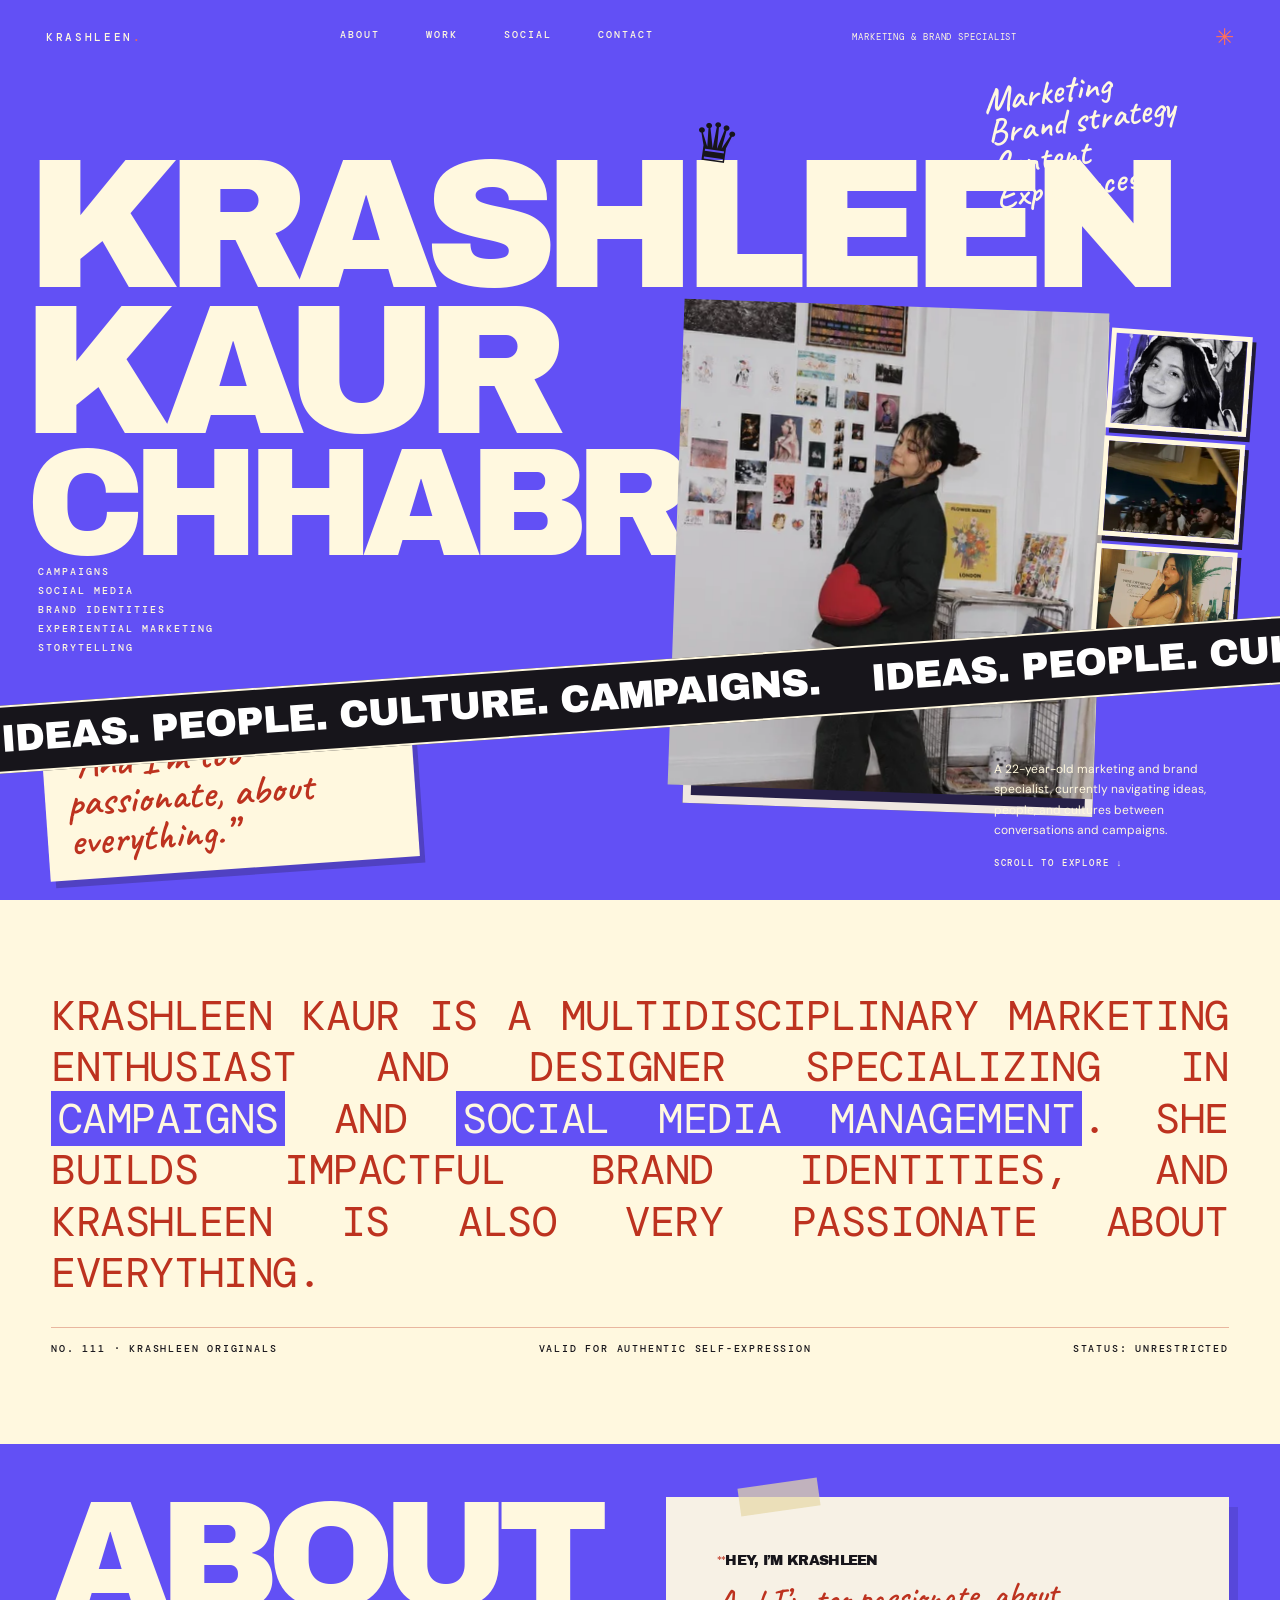
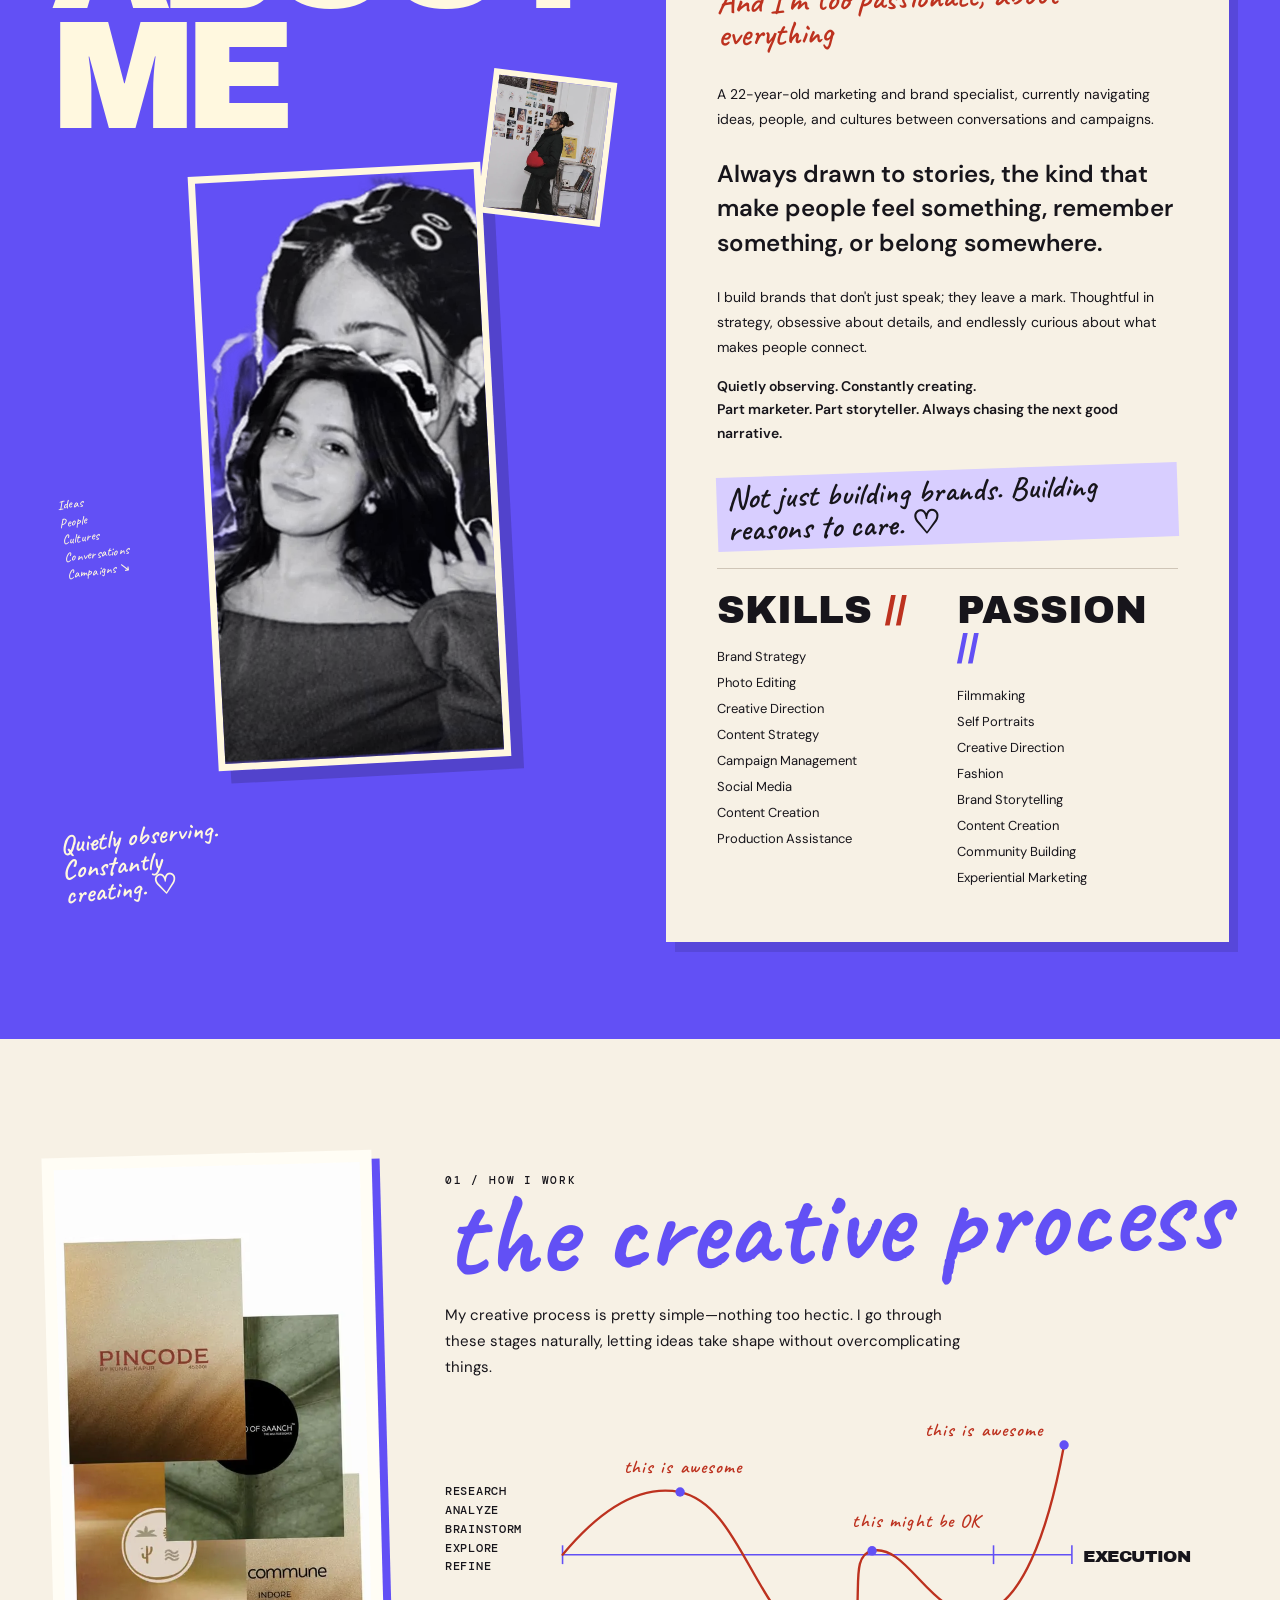
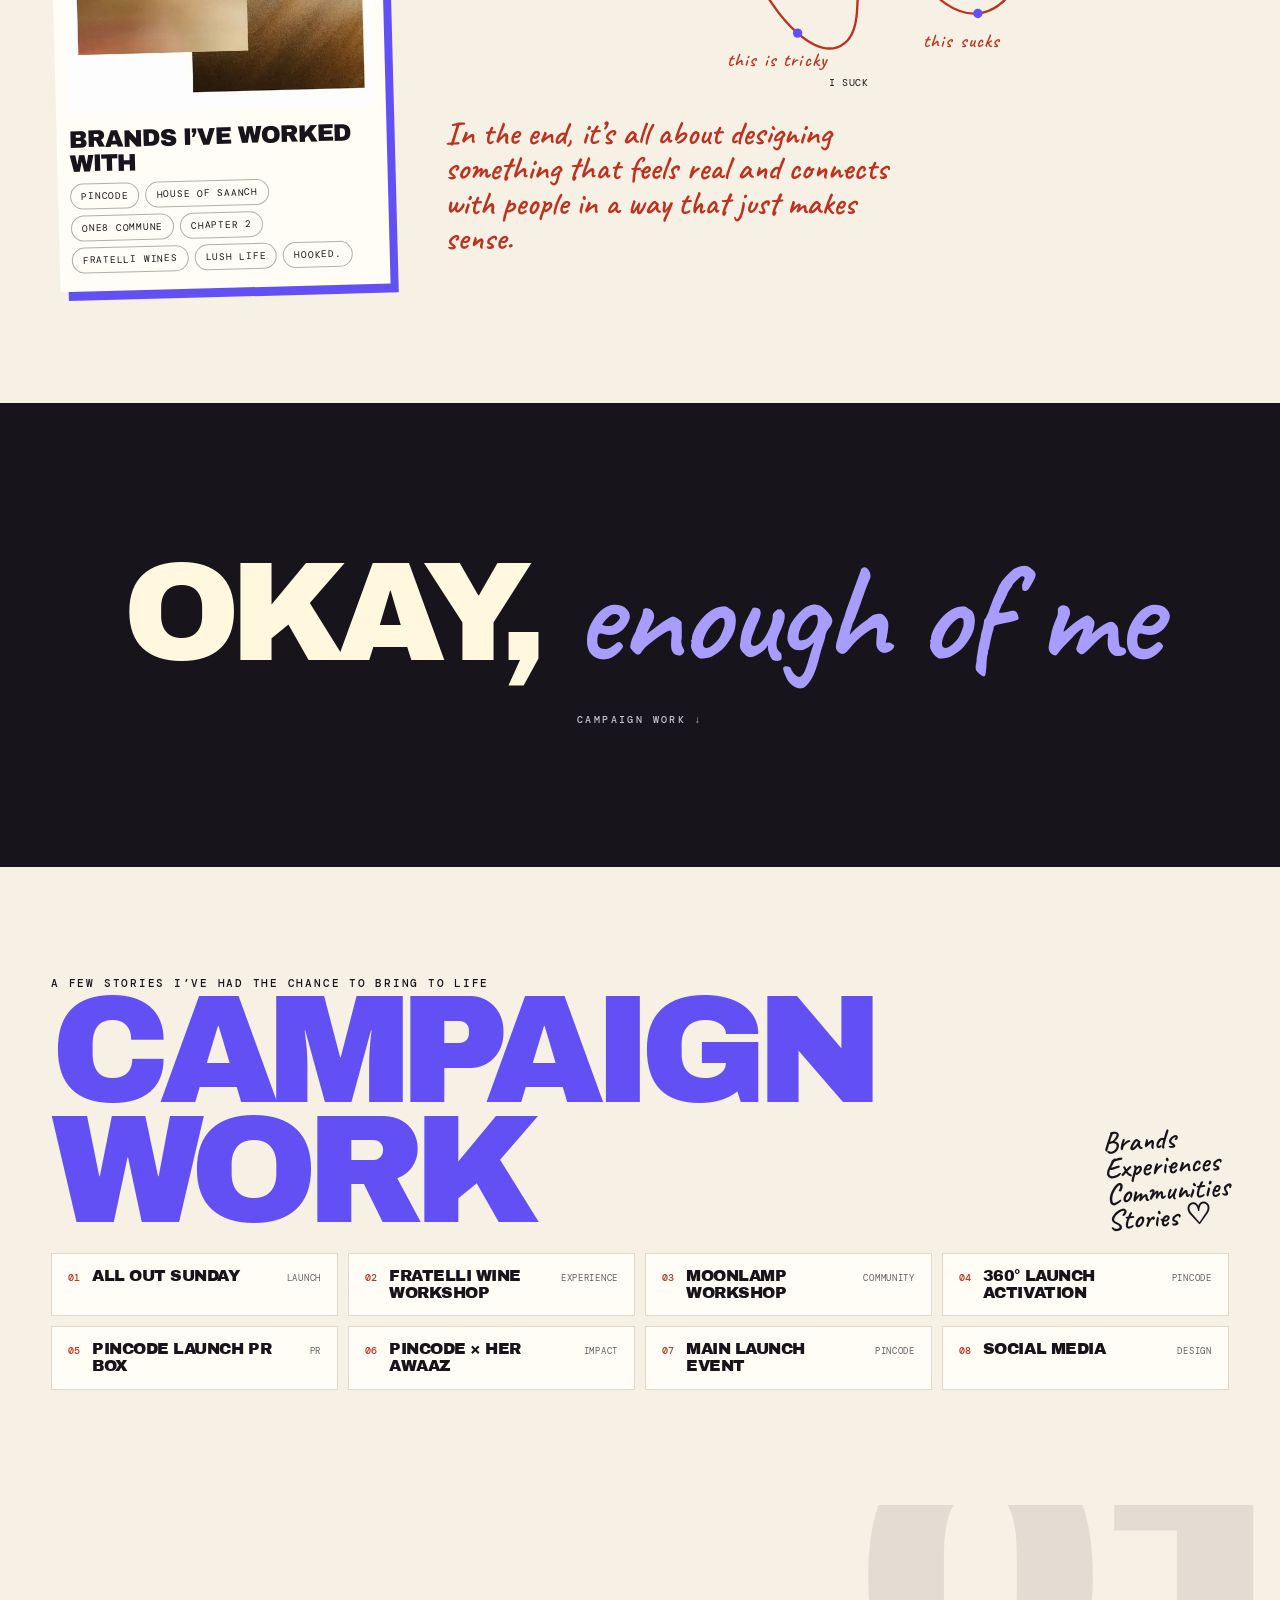
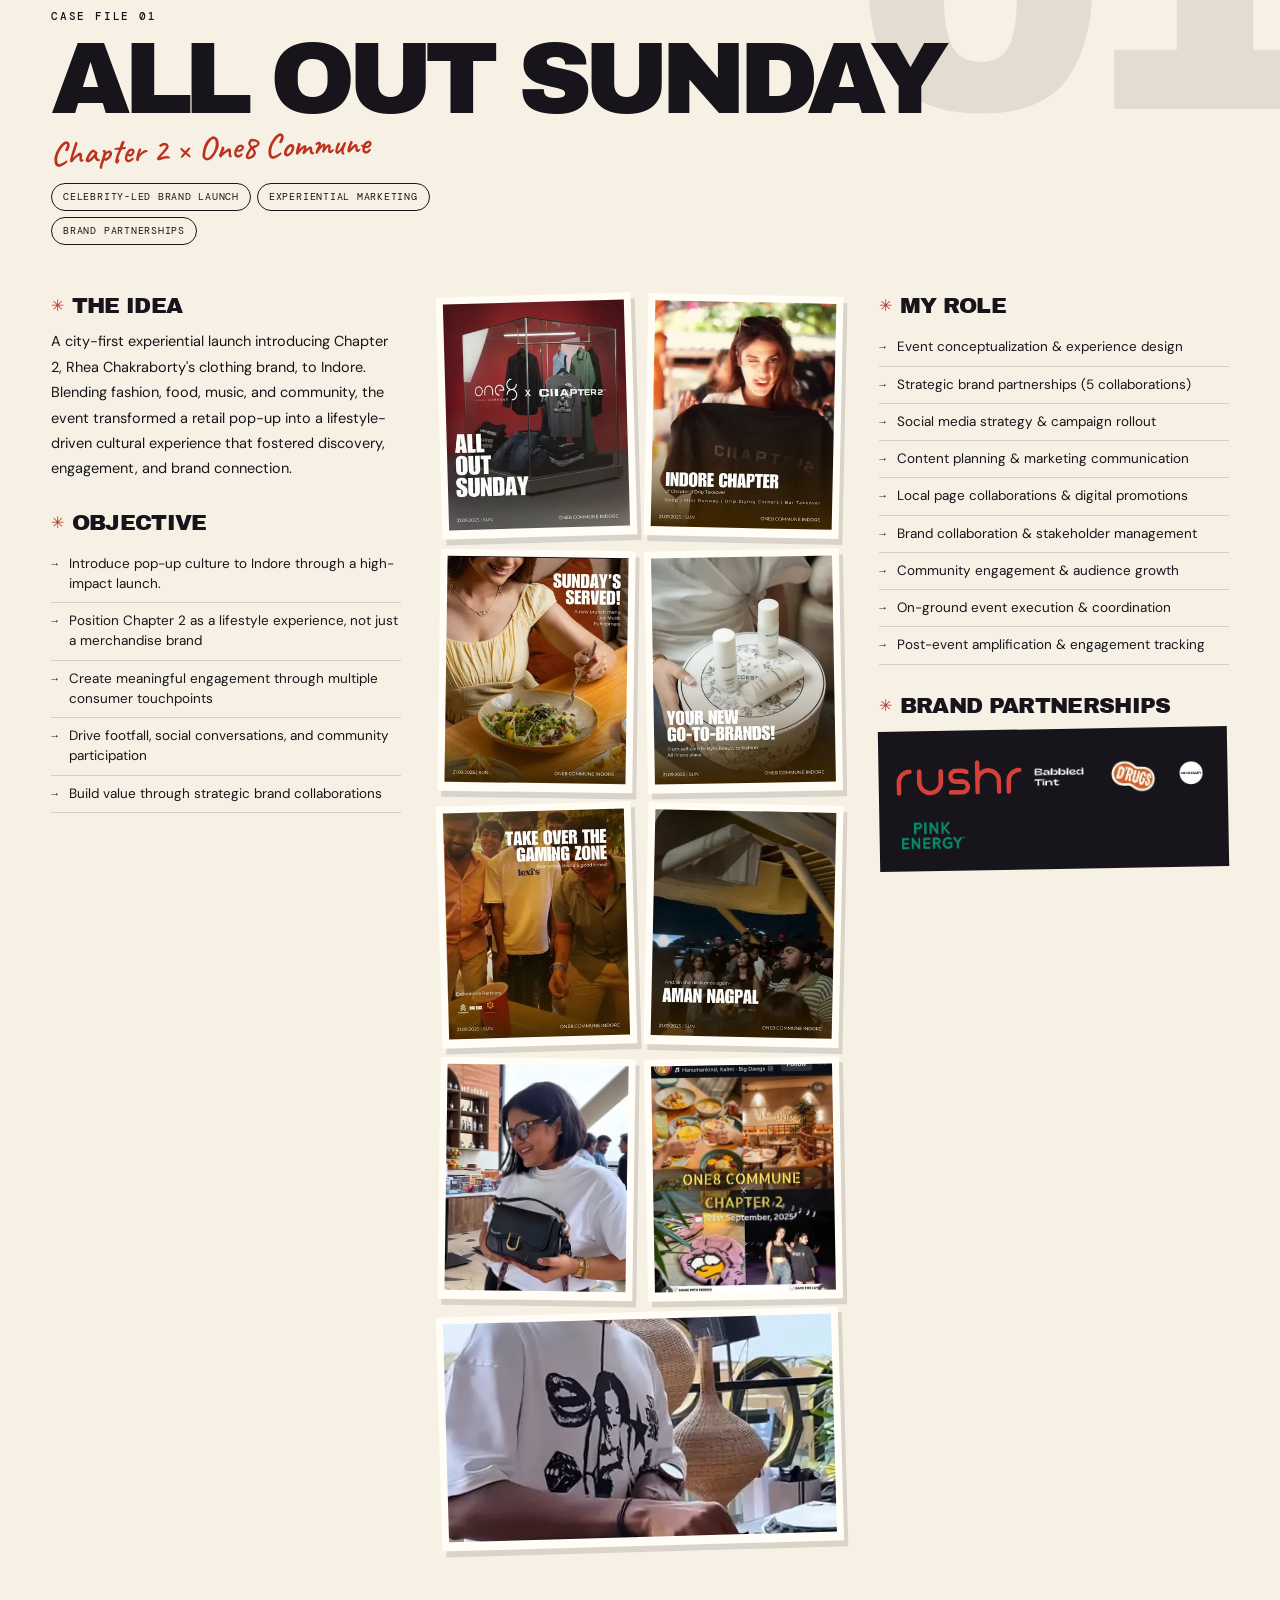
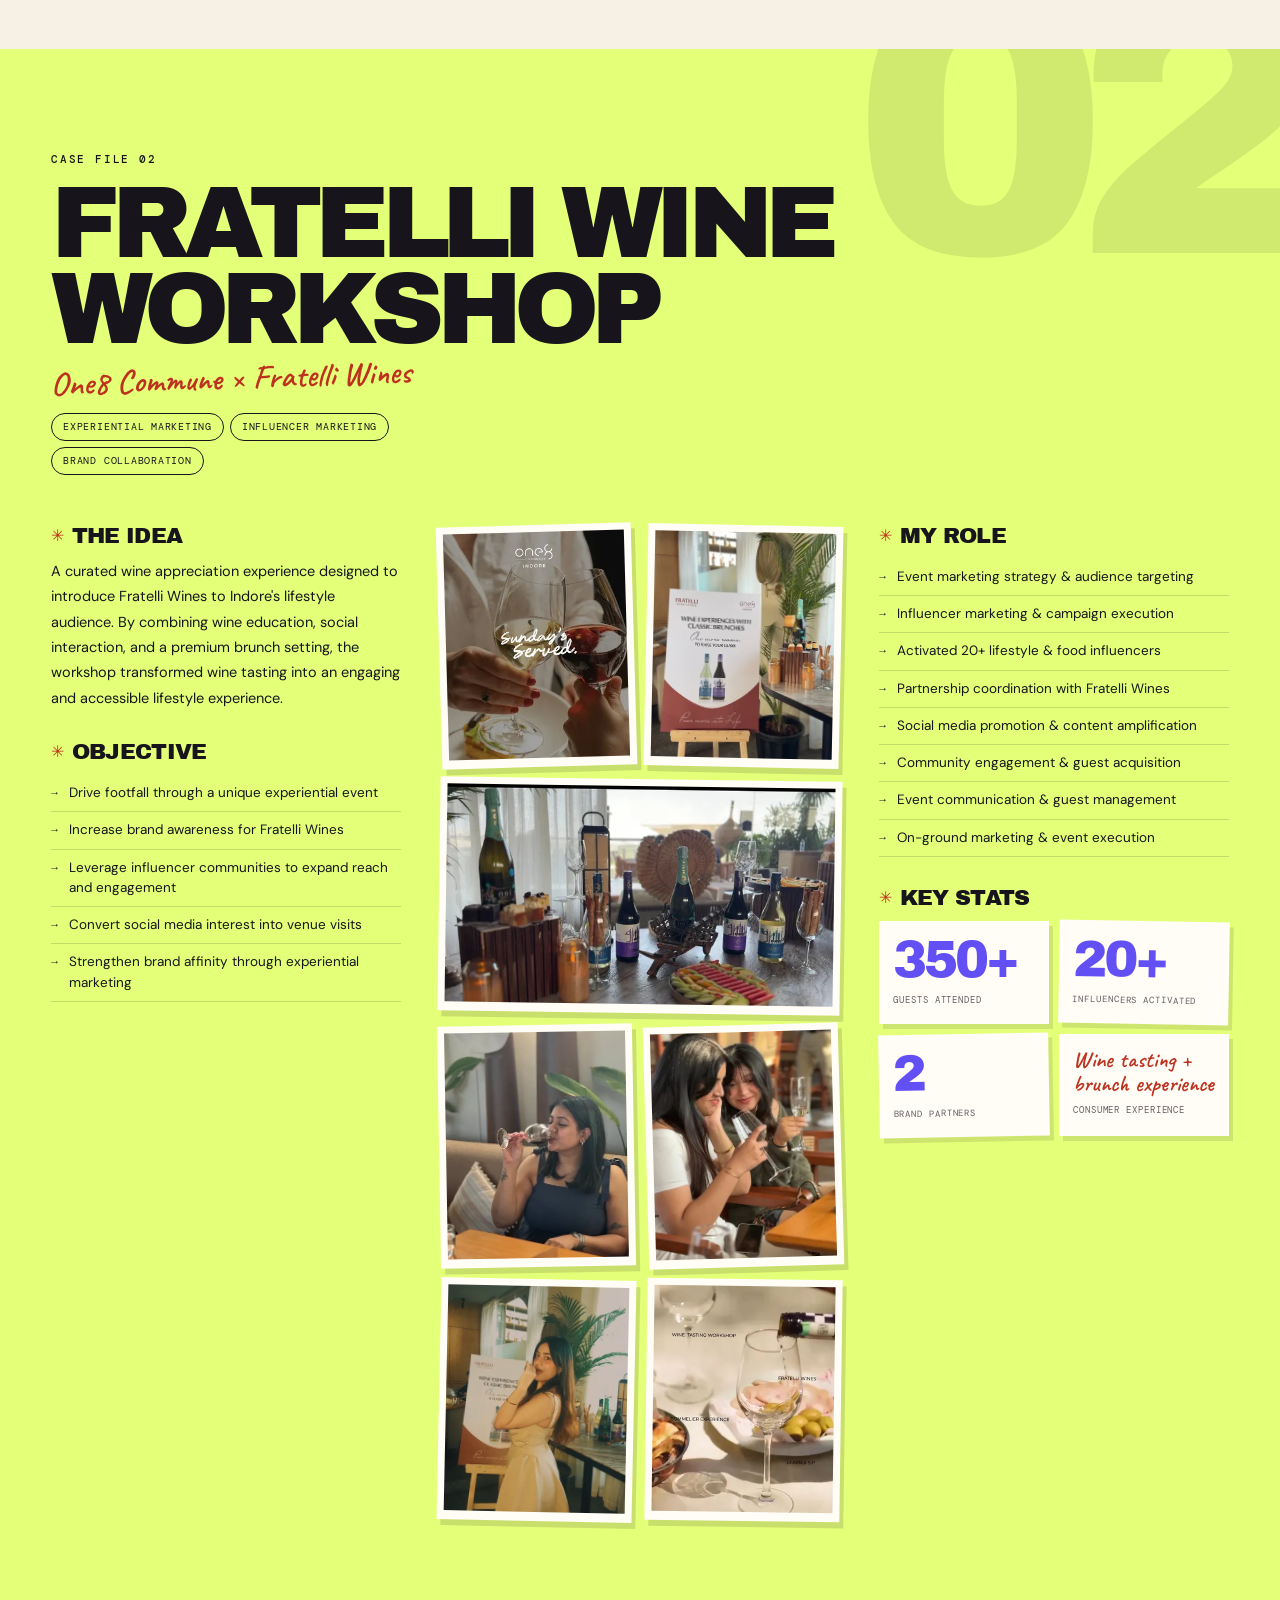
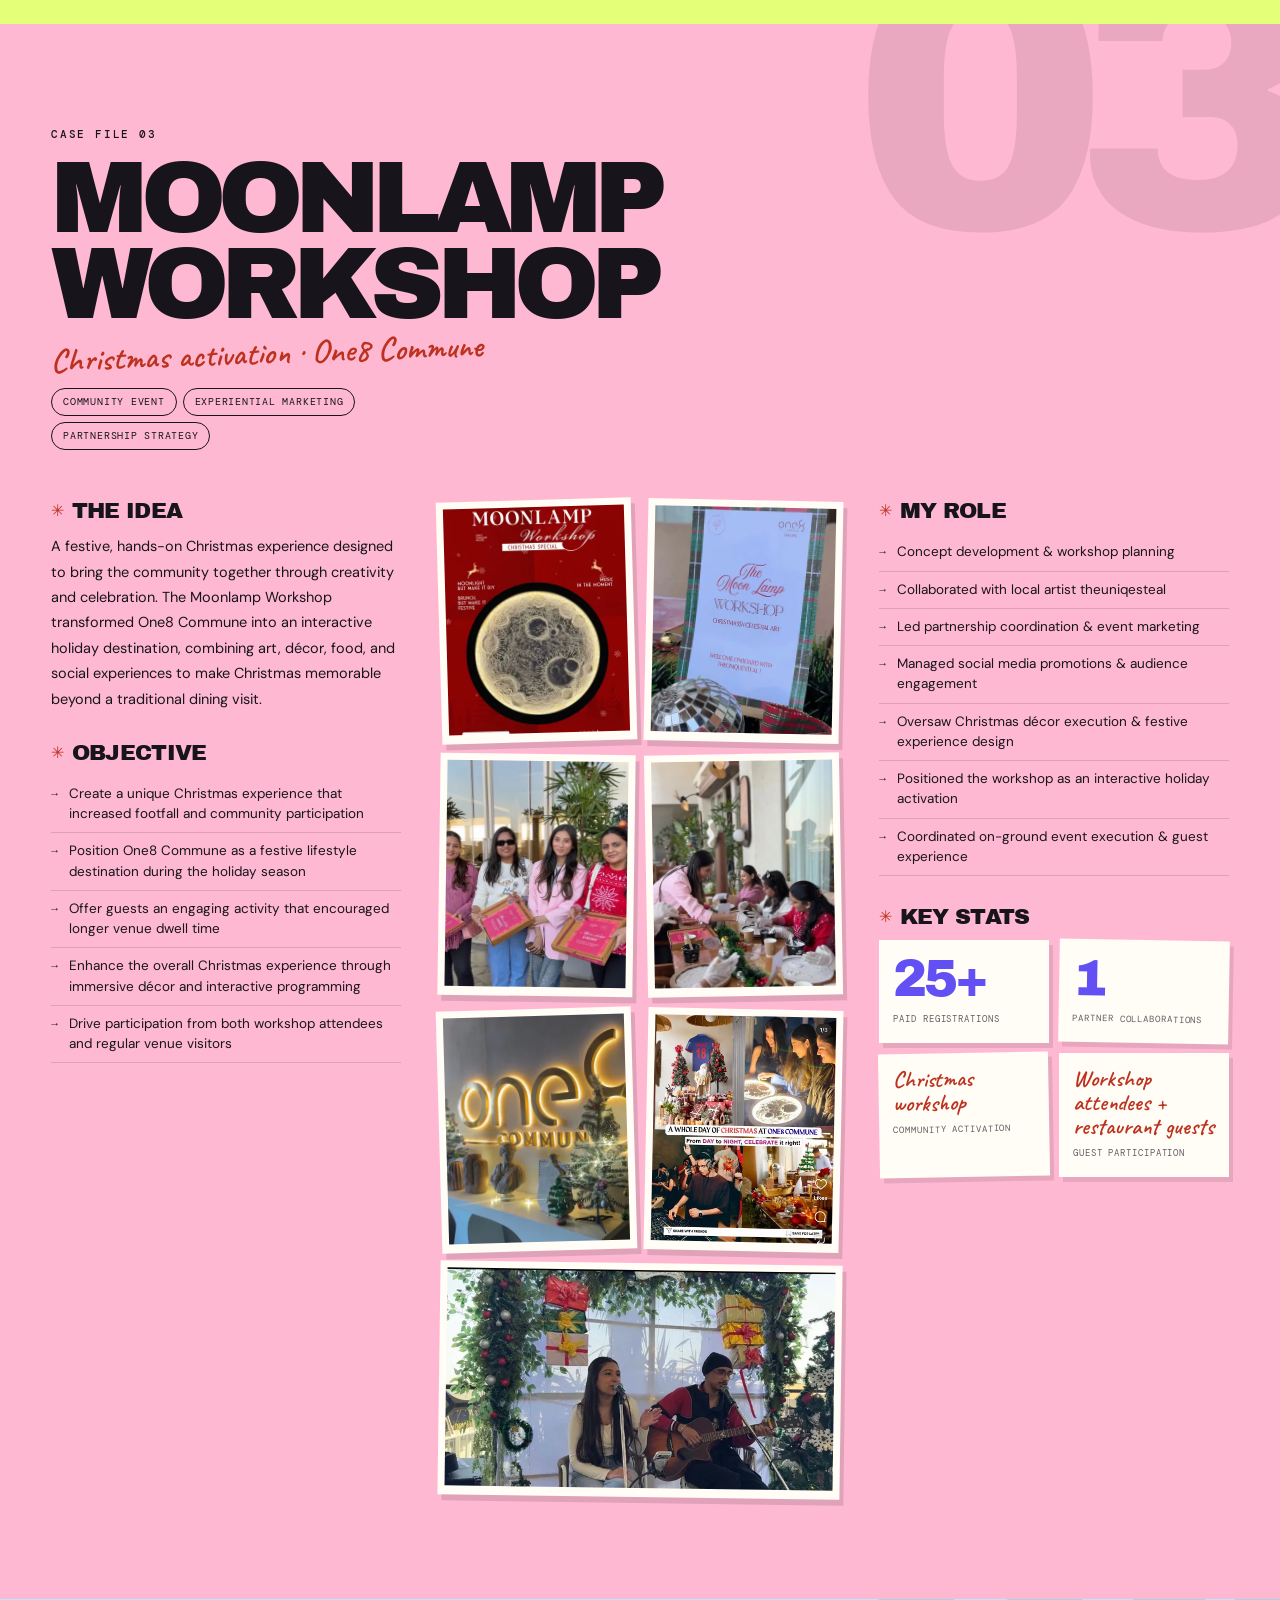
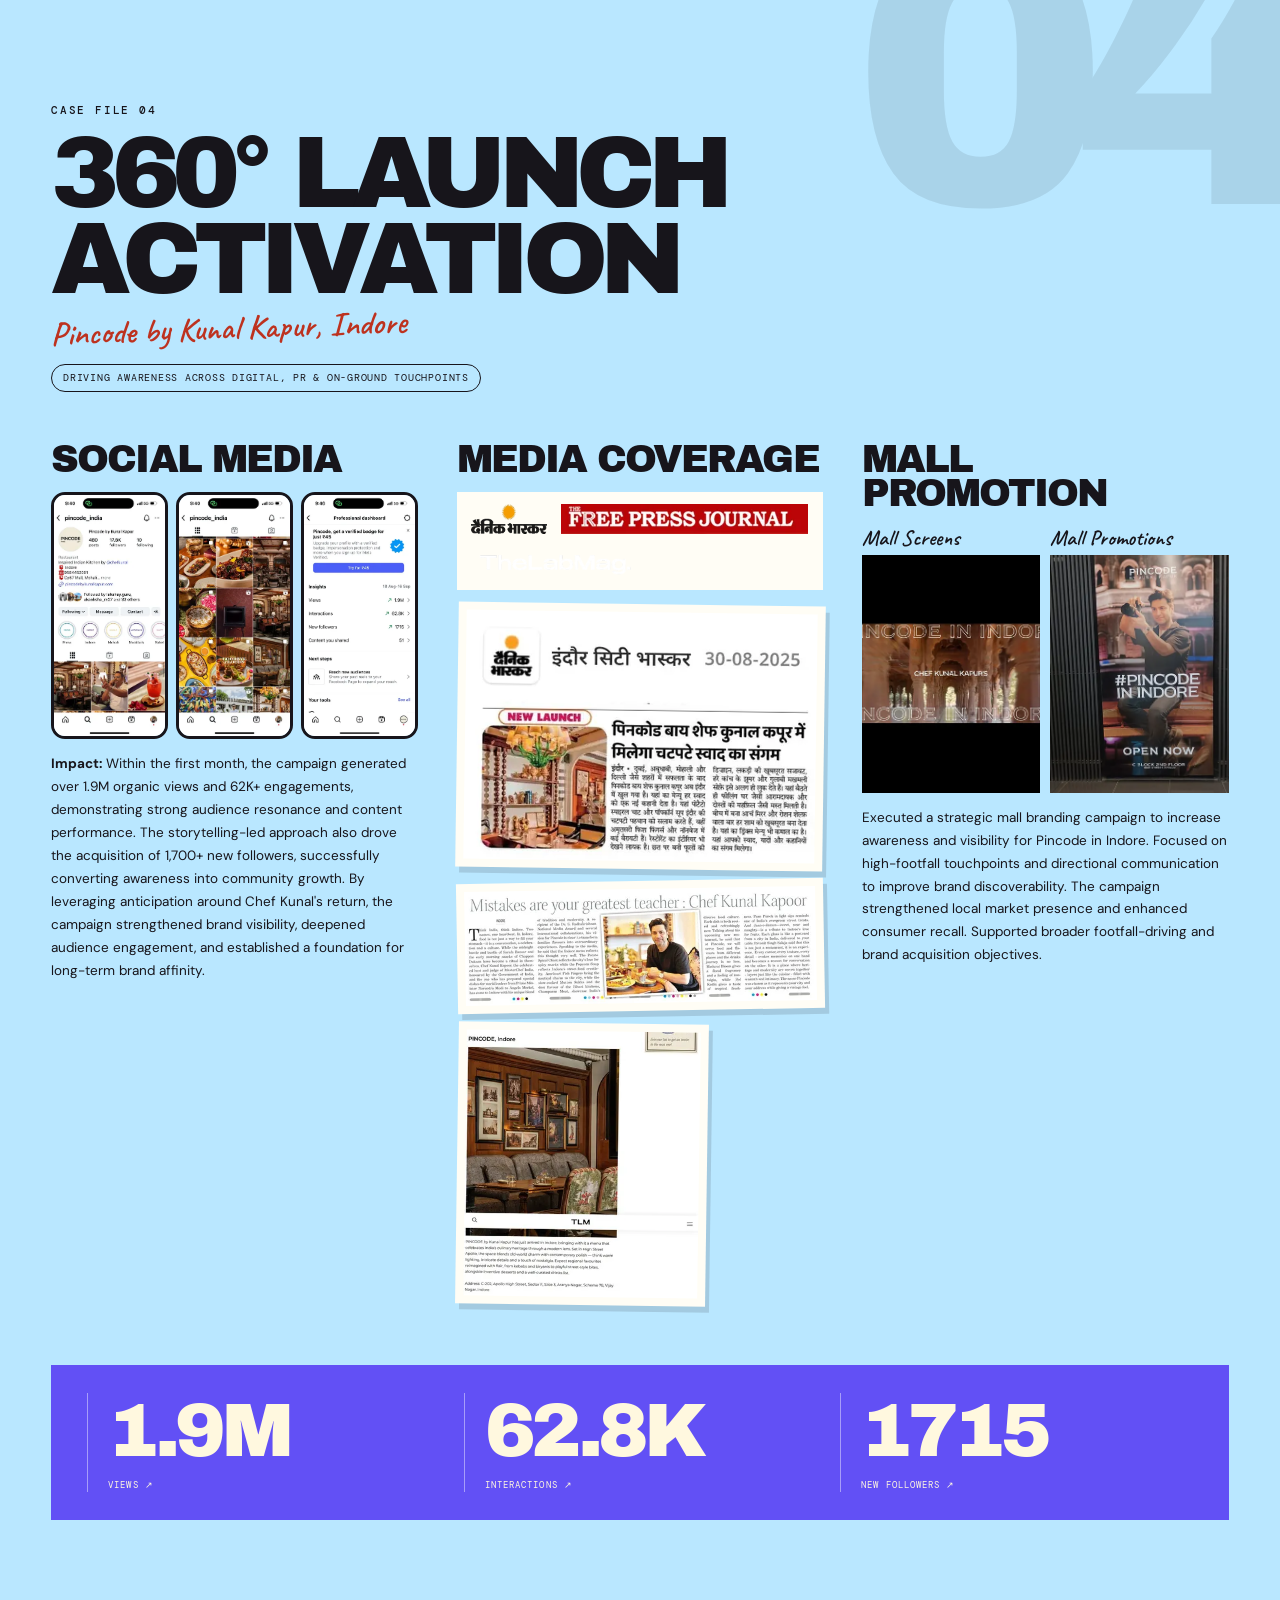
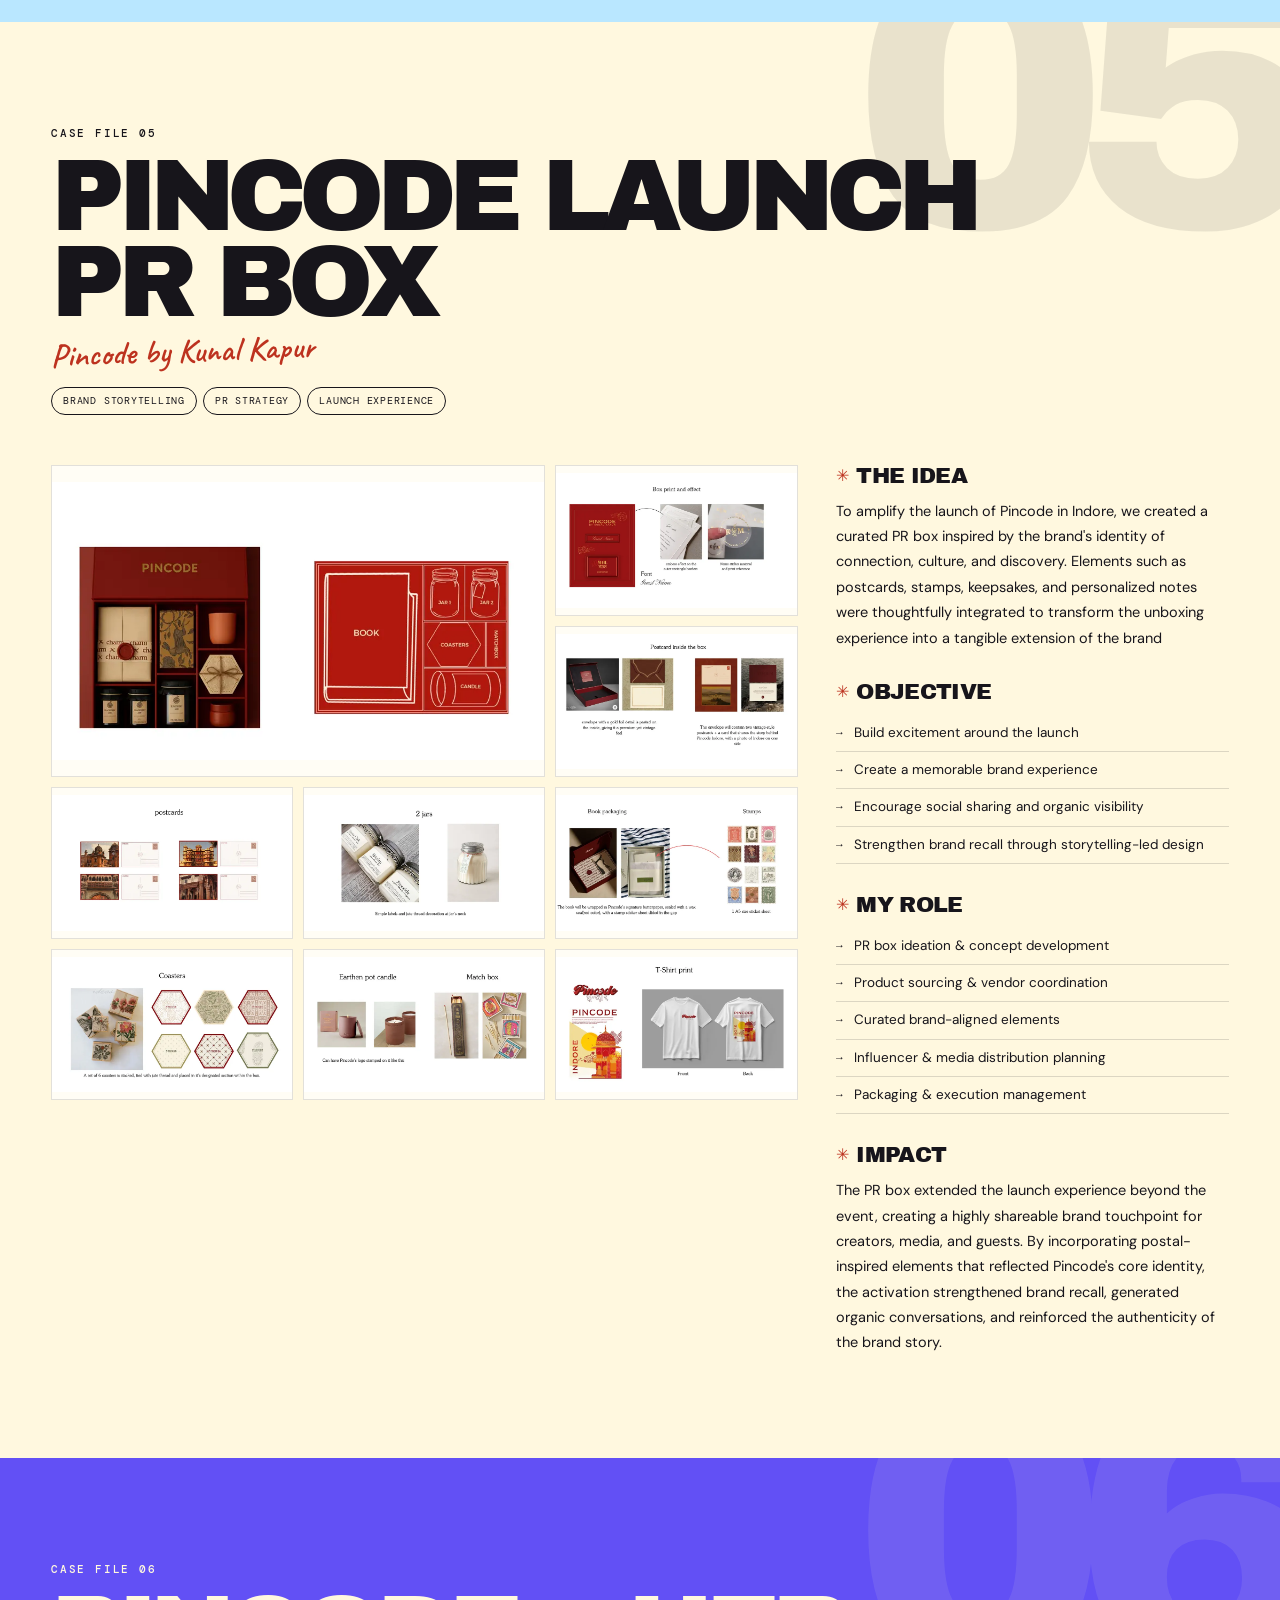
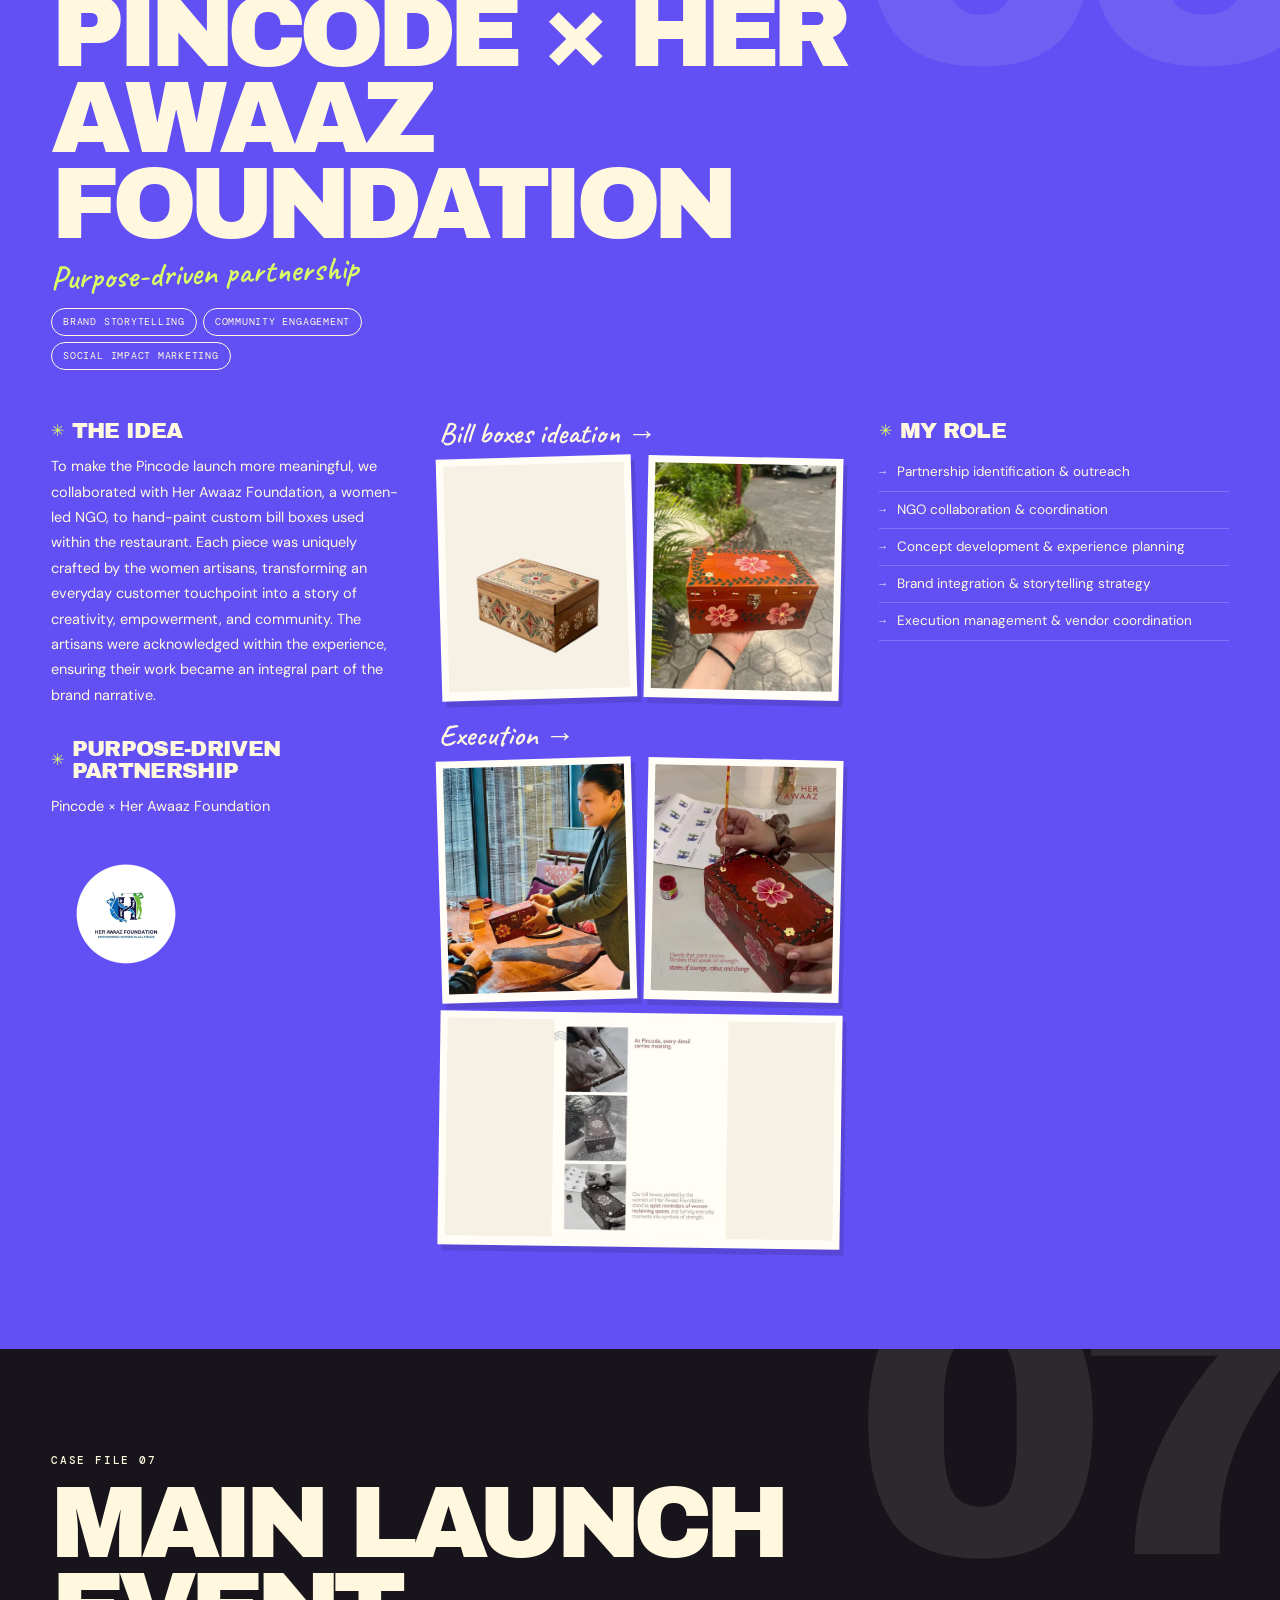
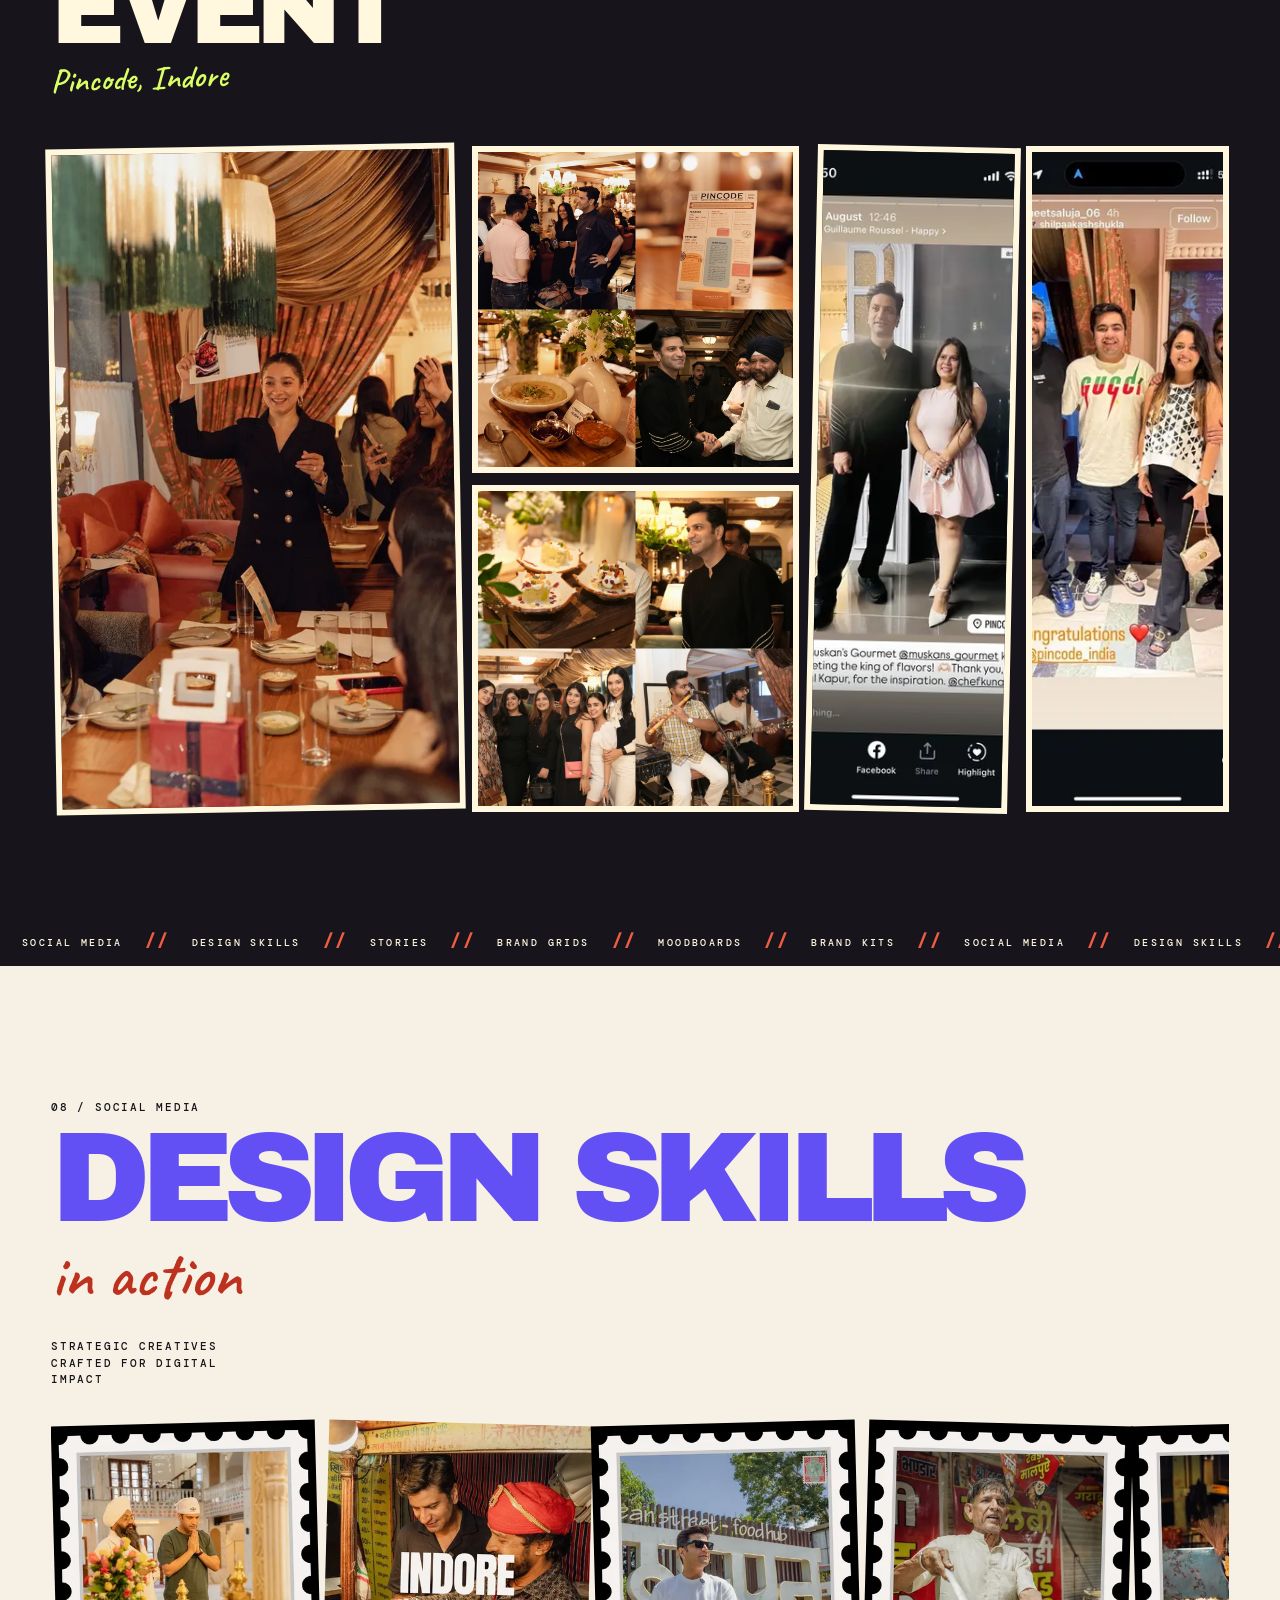
<file: v4/index.html>
<!doctype html>
<html lang="en">
<head>
<meta charset="utf-8"><meta name="viewport" content="width=device-width, initial-scale=1">
<title>Krashleen Kaur Chhabra</title>
<meta name="description" content="Krashleen Kaur Chhabra — marketing and brand specialist. Campaigns, experiential launches, social media and brand identity.">
<meta name="theme-color" content="#6250f5">
<link rel="preconnect" href="https://fonts.googleapis.com"><link rel="preconnect" href="https://fonts.gstatic.com" crossorigin>
<link href="https://fonts.googleapis.com/css2?family=Archivo+Black&family=DM+Mono:wght@400;500&family=DM+Sans:wght@400;500;600;700&family=Caveat:wght@500;600;700&display=swap" rel="stylesheet">
<style>
:root{--violet:#6250f5;--violet-dark:#4938dc;--cream:#fff8df;--paper:#f7f1e5;--ink:#17151b;--red:#bd321f;--coral:#ff7058;--lime:#d9ff65;--sky:#b9e7ff;--pink:#ffb8d2;--muted:#655d66;--display:'Archivo Black',Impact,sans-serif;--body:'DM Sans',Arial,sans-serif;--mono:'DM Mono',monospace;--hand:'Caveat',cursive}
*{box-sizing:border-box}html{scroll-behavior:smooth;scroll-padding-top:70px}body{margin:0;background:var(--violet);color:var(--ink);font-family:var(--body);-webkit-font-smoothing:antialiased}a{color:inherit;text-decoration:none}img{max-width:100%;display:block}::selection{background:var(--red);color:var(--cream)}
.nav{position:absolute;z-index:20;top:0;left:0;right:0;padding:22px clamp(18px,3.6vw,56px);display:flex;align-items:center;justify-content:space-between;color:var(--cream)}.brand{font:500 11px var(--mono);letter-spacing:.24em;text-transform:uppercase}.navlinks{display:flex;gap:clamp(16px,3.6vw,52px);font:500 10px var(--mono);letter-spacing:.2em;text-transform:uppercase}.navlinks a{padding-bottom:5px;border-bottom:1px solid transparent}.navlinks a:hover,.navlinks a.active{border-color:currentColor}.nav-role{font:9px var(--mono);letter-spacing:.1em;text-transform:uppercase}.nav-star{font-size:23px;color:var(--coral)}
.hero{position:relative;isolation:isolate;overflow:hidden;min-height:900px;height:100svh;max-height:1100px;background:var(--violet);color:var(--cream);padding:110px clamp(18px,3.5vw,54px) 26px}.hero-title{position:absolute;z-index:1;top:17%;left:2%;width:95%;font:normal clamp(78px,14.4vw,205px)/.79 var(--display);letter-spacing:-.075em;text-transform:uppercase;margin:0}.hero-title span{display:block;white-space:nowrap}.hero-title .middle{margin-left:-.02em}.hero-title .last{font-size:.83em;letter-spacing:-.08em}.hero-portrait{position:absolute;z-index:3;right:14%;top:34%;height:54%;width:auto;max-width:43%;object-fit:contain;object-position:center bottom;filter:drop-shadow(0 0 0 var(--cream));border:0;transform:rotate(2deg)}.portrait-frame{position:absolute;z-index:2;right:14%;top:35%;width:clamp(230px,32vw,460px);height:55%;border:8px solid var(--cream);transform:rotate(2deg);background:#211b36;opacity:.9}.hand{font:600 clamp(22px,2.8vw,38px)/.9 var(--hand);position:absolute;z-index:5;color:var(--cream)}.hand.skills-note{right:8%;top:8%;transform:rotate(-8deg)}.crown{position:absolute;z-index:4;left:54%;top:12%;font-size:54px;color:var(--ink);transform:rotate(8deg)}.hero-role{position:absolute;z-index:4;left:3%;bottom:27%;font:500 10px/1.9 var(--mono);letter-spacing:.2em;text-transform:uppercase;max-width:230px}.hero-small-photos{position:absolute;z-index:5;right:3%;bottom:28%;display:flex;flex-direction:column;gap:8px;width:11%;transform:rotate(4deg)}.hero-small-photos img{width:100%;height:100px;object-fit:cover;border:5px solid var(--cream);box-shadow:4px 5px 0 #211b36}.hero-strip{position:absolute;z-index:6;left:-2%;right:-2%;bottom:19%;background:var(--ink);color:white;padding:12px 0 14px;transform:rotate(-4deg);border-top:2px solid var(--cream);border-bottom:2px solid var(--cream);white-space:nowrap;overflow:hidden}.marquee{font:normal clamp(20px,3vw,40px)/1 var(--display);letter-spacing:-.025em;text-transform:uppercase;animation:slide 26s linear infinite}.marquee span{margin:0 2vw}.hero-bottom{position:absolute;z-index:5;left:3.5%;right:4%;bottom:3.5%;display:flex;justify-content:space-between;align-items:flex-end;gap:20px}.hero-quote{font:600 clamp(25px,3.2vw,44px)/.95 var(--hand);max-width:370px;color:var(--red);background:var(--cream);padding:18px 22px;transform:rotate(-4deg);box-shadow:5px 7px 0 rgba(25,20,42,.25)}.hero-intro{font-size:12px;line-height:1.7;max-width:235px}.hero-intro b{display:block;font:500 9px var(--mono);letter-spacing:.2em;text-transform:uppercase;margin-top:16px}.hero-intro p{margin:0}
.section{padding:clamp(76px,9vw,132px) clamp(18px,4vw,62px)}.about{display:grid;grid-template-columns:1fr 1fr;gap:4vw;align-items:stretch;background:var(--violet);color:var(--cream);padding-top:35px}.about-left{position:relative;min-height:570px}.section-title{font:normal clamp(76px,12vw,165px)/.78 var(--display);letter-spacing:-.08em;text-transform:uppercase;margin:0}.about-left .section-title{position:relative;z-index:1}.about-portrait{position:absolute;z-index:2;left:27%;top:26%;width:52%;height:57%;object-fit:cover;object-position:center;border:7px solid var(--cream);transform:rotate(-3deg);box-shadow:12px 13px 0 rgba(24,19,40,.2)}.about-snapshot{position:absolute;z-index:3;right:1%;top:17%;width:22%;height:145px;object-fit:cover;border:6px solid var(--cream);transform:rotate(7deg)}.about-note{position:absolute;z-index:4;left:2%;bottom:4%;font:600 27px/.95 var(--hand);transform:rotate(-6deg);max-width:180px}.about-list-note{position:absolute;left:2%;top:57%;font:500 13px/1.35 var(--hand);transform:rotate(-8deg);letter-spacing:.02em}.about-right{background:var(--paper);color:var(--ink);padding:clamp(26px,4vw,58px);position:relative;transform:rotate(.5deg);box-shadow:9px 10px 0 rgba(20,15,42,.13)}.about-right:before{content:'';position:absolute;top:-14px;left:13%;width:80px;height:28px;background:#e7d8a8b8;transform:rotate(-8deg)}.scribble{font:600 27px/.9 var(--hand);color:var(--red);border:2px solid var(--red);border-radius:50%;padding:12px 16px;display:inline-block;transform:rotate(8deg);margin-bottom:22px}.about-right p{font-size:14px;line-height:1.8;max-width:620px}.about-right .lead{font-size:clamp(18px,2vw,24px);line-height:1.45;font-weight:600}.highlight{font:600 clamp(22px,2.5vw,34px)/1 var(--hand);background:#d8ceff;padding:5px 10px;display:inline-block;transform:rotate(-2deg);margin:10px 0 24px}.skill-columns{display:grid;grid-template-columns:1fr 1fr;gap:20px;border-top:1px solid #cfc5b7;padding-top:22px}.skill-columns h3{font:normal clamp(26px,3vw,39px)/1 var(--display);margin:0 0 15px;text-transform:uppercase}.skill-columns h3 span{color:var(--red)}.skill-columns ul{list-style:none;padding:0;margin:0;font-size:13px;line-height:2}.about-mini{position:absolute;right:-8px;bottom:22px;width:22%;border:6px solid var(--cream);transform:rotate(5deg)}
.work{background:var(--paper);color:var(--ink);padding-top:90px}.work-heading{display:flex;justify-content:space-between;align-items:flex-end;gap:30px;margin-bottom:40px}.work-heading .section-title{color:var(--violet);font-size:clamp(76px,12vw,158px)}.work-heading .hand{position:static;color:var(--ink);max-width:260px;transform:rotate(-4deg);font-size:29px}.work-grid{display:grid;grid-template-columns:1.05fr 1fr .9fr;gap:16px;align-items:start}.work-card{background:#fffdf5;border:1px solid #e2d9cc;position:relative;padding:12px 12px 18px;box-shadow:4px 6px 0 rgba(22,17,30,.08);transition:transform .25s}.work-card:nth-child(1){transform:rotate(-1.3deg);margin-top:25px}.work-card:nth-child(2){transform:rotate(.8deg)}.work-card:nth-child(3){transform:rotate(1.2deg);margin-top:45px}.work-card:hover{transform:translateY(-6px) rotate(0)}.work-image{width:100%;height:250px;object-fit:cover;background:#ddd}.work-index{display:flex;justify-content:space-between;font:10px var(--mono);letter-spacing:.1em;margin:16px 0 9px}.work-card h3{font:normal clamp(23px,2.5vw,34px)/.95 var(--display);text-transform:uppercase;margin:0 0 8px;letter-spacing:-.04em}.work-client{font-size:11px;font-weight:700;color:var(--red);text-transform:uppercase;letter-spacing:.04em}.work-card p{font-size:12px;line-height:1.65;color:#655c62}.work-card .mini-tag{font:9px var(--mono);text-transform:uppercase;letter-spacing:.06em;border-top:1px solid #ddd3c5;padding-top:12px;margin-top:14px}.impact{background:var(--violet);color:var(--cream);padding:32px clamp(18px,4vw,62px);display:grid;grid-template-columns:repeat(3,1fr);gap:24px}.impact-item{padding-left:20px;border-left:1px solid #ffffff70}.impact strong{display:block;font:normal clamp(43px,6vw,76px)/1 var(--display);letter-spacing:-.06em}.impact span{display:block;font:9px/1.6 var(--mono);text-transform:uppercase;letter-spacing:.12em;margin-top:9px}.ticker{background:var(--ink);color:var(--cream);padding:15px 0;overflow:hidden;white-space:nowrap;font:500 10px var(--mono);letter-spacing:.24em;text-transform:uppercase}.ticker span{margin:0 22px}.ticker b{color:#f05c42;font-size:17px}

/* Expanded archive + color system */
.archive{background:#e4ff78;color:var(--ink);padding-top:clamp(70px,8vw,110px);padding-bottom:clamp(70px,8vw,110px);position:relative;overflow:hidden}
.archive:before{content:"EXTRA EXTRA";position:absolute;right:-.03em;top:-.18em;font:normal clamp(90px,18vw,250px)/.8 var(--display);letter-spacing:-.09em;color:#d3f05d;opacity:.7;pointer-events:none}
.archive-head{position:relative;z-index:1;display:flex;justify-content:space-between;align-items:flex-end;gap:30px;margin-bottom:36px}
.archive-head h2{font:normal clamp(48px,8vw,100px)/.86 var(--display);letter-spacing:-.075em;text-transform:uppercase;margin:12px 0 0;max-width:700px}
.archive-head p{max-width:280px;font-size:13px;line-height:1.65}
.archive-grid{position:relative;z-index:1;display:grid;grid-template-columns:repeat(4,minmax(0,1fr));gap:16px}
.archive-card{position:relative;padding:10px 10px 16px;background:var(--paper);min-width:0;box-shadow:5px 6px 0 #17151b16;transition:transform .25s}
.archive-card:nth-child(4n+1){transform:rotate(-1.4deg)}.archive-card:nth-child(4n+2){background:#ffc3d8;transform:rotate(1.1deg)}.archive-card:nth-child(4n+3){background:#bde8ff;transform:rotate(-.6deg)}.archive-card:nth-child(4n){background:#ff795f;color:#17151b;transform:rotate(1.3deg)}.archive-card:hover{transform:translateY(-5px) rotate(0)}
.archive-card img{width:100%;height:175px;object-fit:cover;background:#ddd}.archive-card .num{font:10px var(--mono);letter-spacing:.08em;display:block;margin:13px 0 7px}.archive-card h3{font:normal clamp(19px,2vw,26px)/.96 var(--display);letter-spacing:-.045em;text-transform:uppercase;margin:0 0 9px}.archive-card p{font-size:11px;line-height:1.6;margin:0}.archive-card .tag{font:9px/1.5 var(--mono);letter-spacing:.05em;text-transform:uppercase;display:block;border-top:1px solid #17151b35;padding-top:10px;margin-top:12px}
.digital-lab{display:grid;grid-template-columns:1fr 1fr;gap:5vw;align-items:center;background:var(--pink);color:var(--ink);padding-top:clamp(70px,8vw,110px);padding-bottom:clamp(70px,8vw,110px)}
.digital-lab h2{font:normal clamp(55px,9vw,120px)/.82 var(--display);letter-spacing:-.08em;text-transform:uppercase;margin:18px 0}.digital-lab p{font-size:14px;line-height:1.8;max-width:510px}.digital-tools{display:flex;gap:8px;flex-wrap:wrap;margin-top:20px}.digital-tools span{border:1px solid #17151b66;border-radius:100px;padding:8px 12px;font:9px var(--mono);letter-spacing:.08em;text-transform:uppercase}.digital-board{background:var(--cream);padding:12px;box-shadow:12px 12px 0 var(--violet);transform:rotate(2deg)}.digital-board img{width:100%;height:340px;object-fit:cover}.digital-board figcaption{display:flex;justify-content:space-between;gap:12px;font:9px var(--mono);text-transform:uppercase;letter-spacing:.08em;padding:12px 3px 3px}
.motion-strip{background:var(--sky);color:var(--ink);display:grid;grid-template-columns:1fr auto;align-items:center;gap:28px;padding:24px clamp(18px,4vw,62px)}.motion-strip h2{font:normal clamp(34px,5vw,64px)/.9 var(--display);letter-spacing:-.06em;text-transform:uppercase;margin:0}.motion-strip p{font-size:12px;line-height:1.6;max-width:540px;margin:10px 0 0}.motion-qr{width:86px;height:86px;background:white;padding:7px;object-fit:contain}
@media(max-width:900px){.archive-grid{grid-template-columns:repeat(2,minmax(0,1fr))}.archive-card img{height:220px}.archive-head{align-items:flex-start;flex-direction:column}.digital-lab{grid-template-columns:1fr}.digital-board img{height:300px}}
@media(max-width:520px){.archive-grid{gap:12px}.archive-card{padding:7px 7px 12px}.archive-card img{height:135px}.archive-card h3{font-size:18px}.archive-card p{font-size:10px}.archive-card .tag{font-size:8px}.archive-head h2{font-size:clamp(44px,13vw,70px)}.motion-strip{grid-template-columns:1fr auto;gap:14px}.motion-qr{width:64px;height:64px}.digital-board img{height:230px}}

.approach{background:var(--violet);color:var(--cream);display:grid;grid-template-columns:.8fr 1.2fr;gap:7vw;align-items:center}.approach h2{font:normal clamp(50px,7vw,95px)/.87 var(--display);letter-spacing:-.07em;text-transform:uppercase;margin:24px 0}.approach-copy{font-size:14px;line-height:1.8;max-width:500px}.process{margin-top:26px;border-top:1px solid #ffffff60}.process-row{display:grid;grid-template-columns:42px 1fr;gap:14px;padding:16px 0;border-bottom:1px solid #ffffff60}.process-row .num{font:11px var(--mono)}.process-row h3{font:600 17px var(--body);margin:0 0 4px}.process-row p{font-size:12px;line-height:1.6;margin:0;opacity:.8}.moodboard{position:relative;background:var(--paper);padding:10px;transform:rotate(2deg);box-shadow:12px 14px 0 rgba(20,15,42,.2)}.moodboard img{width:100%;height:440px;object-fit:cover}.mood-caption{display:flex;justify-content:space-between;color:var(--ink);font:9px var(--mono);letter-spacing:.1em;text-transform:uppercase;padding:12px 4px 4px}.contact{background:var(--ink);color:var(--cream);position:relative;overflow:hidden;padding-bottom:40px}.contact:after{content:'✳';position:absolute;right:-.02em;top:-.25em;color:var(--violet);font-size:clamp(220px,38vw,560px);line-height:1;opacity:.8}.contact-inner{position:relative;z-index:2}.contact h2{font:normal clamp(70px,13vw,180px)/.8 var(--display);letter-spacing:-.09em;text-transform:uppercase;margin:35px 0 45px}.contact h2 em{font-family:var(--hand);font-weight:600;text-transform:none;color:#a89cff}.contact-bottom{display:flex;align-items:flex-end;justify-content:space-between;gap:24px;border-top:1px solid #ffffff50;padding-top:22px}.contact-bottom p{font-size:13px;line-height:1.7;max-width:360px;color:#c8c2d0}.cta{display:inline-flex;align-items:center;gap:20px;background:var(--cream);color:var(--ink);padding:16px 20px;font:500 10px var(--mono);letter-spacing:.1em;text-transform:uppercase;border-radius:100px;transition:transform .2s}.cta:hover{transform:translateY(-3px)}.footer{display:flex;justify-content:space-between;gap:20px;flex-wrap:wrap;background:var(--ink);color:#a9a3b0;border-top:1px solid #ffffff22;padding:18px clamp(18px,4vw,62px);font:9px var(--mono);letter-spacing:.12em;text-transform:uppercase}.reveal{opacity:0;transform:translateY(18px);transition:opacity .65s ease,transform .65s ease}.reveal.visible{opacity:1;transform:translateY(0)}@keyframes slide{to{transform:translateX(-34%)}}@media(prefers-reduced-motion:reduce){*,*:before,*:after{animation:none!important;transition:none!important;scroll-behavior:auto!important}.reveal{opacity:1;transform:none}}
@media(max-width:850px){.nav-role{display:none}.hero{min-height:820px;height:100svh}.hero-title{top:21%;font-size:clamp(68px,14vw,125px)}.hero-portrait{right:13%;top:37%;height:43%;max-width:55%}.portrait-frame{right:13%;top:38%;height:44%;width:40%}.hero-small-photos{width:15%;right:2%;bottom:29%}.hero-small-photos img{height:76px;border-width:3px}.hero-strip{bottom:20%}.hero-role{bottom:28%;font-size:8px}.hero-bottom{bottom:3%}.hero-quote{font-size:22px;max-width:250px;padding:12px}.hero-intro{font-size:10px;max-width:180px}.about{grid-template-columns:1fr;gap:28px}.about-left{min-height:580px}.about-right{margin:0 6px}.work-grid{grid-template-columns:1fr 1fr}.work-card:nth-child(n){margin-top:0}.work-card:nth-child(3){grid-column:1/-1;width:70%;justify-self:center}.work-image{height:220px}.approach{grid-template-columns:1fr}.moodboard{max-width:700px;width:95%;margin:15px auto}.moodboard img{height:360px}}
@media(max-width:560px){.nav{padding:17px 15px}.brand{font-size:9px}.navlinks{gap:12px;font-size:8px;letter-spacing:.08em}.nav-star{display:none}.hero{min-height:800px;padding:90px 14px 20px}.hero-title{top:20%;left:1%;font-size:clamp(55px,14.6vw,86px);line-height:.82}.hero-title .last{font-size:.76em}.crown{left:64%;top:15%;font-size:36px}.hand.skills-note{top:8%;right:4%;font-size:20px}.hero-portrait{right:17%;top:37%;height:40%;max-width:65%;border-width:0}.portrait-frame{right:17%;top:38%;height:41%;width:52%;border-width:5px}.hero-small-photos{width:19%;right:1%;bottom:29%;gap:5px}.hero-small-photos img{height:66px;border-width:3px}.hero-role{left:4%;bottom:29%;font-size:7px;letter-spacing:.13em}.hero-strip{bottom:20%;padding:9px 0;transform:rotate(-5deg)}.marquee{font-size:19px}.hero-bottom{left:4%;right:4%;bottom:2%;gap:12px}.hero-quote{max-width:53%;font-size:20px;padding:10px 12px}.hero-intro{max-width:43%;font-size:9px;line-height:1.55}.hero-intro b{font-size:8px}.section{padding:68px 16px}.about{padding-top:25px}.about-left{min-height:460px}.section-title{font-size:clamp(70px,18vw,105px)}.about-portrait{left:25%;top:29%;width:57%;height:52%;border-width:5px}.about-snapshot{top:18%;width:25%;height:105px;border-width:4px}.about-note{font-size:23px;bottom:3%;max-width:155px}.about-list-note{font-size:12px;top:61%}.about-right{padding:23px 18px}.about-right p{font-size:12px}.about-right .lead{font-size:18px}.scribble{font-size:23px}.skill-columns{gap:12px}.skill-columns h3{font-size:23px}.skill-columns ul{font-size:11px;line-height:1.9}.work-heading{display:block;margin-bottom:28px}.work-heading .section-title{font-size:clamp(66px,17vw,100px)}.work-heading .hand{margin-top:24px;font-size:24px}.work-grid{grid-template-columns:1fr;gap:24px}.work-card:nth-child(3){grid-column:auto;width:100%}.work-image{height:260px}.work-card h3{font-size:30px}.impact{padding:28px 16px;gap:12px}.impact-item{padding-left:10px}.impact strong{font-size:clamp(28px,8vw,42px)}.impact span{font-size:7px;letter-spacing:.06em}.ticker{font-size:8px}.ticker span{margin:0 12px}.approach h2{font-size:clamp(50px,14vw,76px)}.moodboard img{height:260px}.mood-caption{font-size:7px}.contact h2{font-size:clamp(65px,17vw,100px)}.contact-bottom{align-items:flex-start;flex-direction:column}.footer{font-size:8px}}

/* ===== v5 additions — full PDF content in the v4 poster/zine system ===== */
html{color-scheme:light}
body{background:var(--violet)}
.reveal{opacity:1!important}
.section-kicker{font:500 11px/1.5 var(--mono);letter-spacing:.16em;text-transform:uppercase}
:focus-visible{outline:2px solid var(--coral);outline-offset:3px}
.navlinks{flex-wrap:wrap;justify-content:center}

/* manifesto */
.manifesto{background:var(--cream);color:var(--red);padding:clamp(56px,7vw,100px) clamp(18px,4vw,62px)}
.manifesto p{margin:0 auto;max-width:1300px;font:400 clamp(20px,3.3vw,46px)/1.22 var(--mono);text-transform:uppercase;letter-spacing:-.01em;text-align:justify;hyphens:none}
.manifesto p span{background:var(--violet);color:var(--cream);padding:0 .15em}
.manifesto .sig{display:flex;justify-content:space-between;flex-wrap:wrap;gap:12px;max-width:1300px;margin:28px auto 0;border-top:1px solid #bd321f55;padding-top:14px;font:500 10px var(--mono);letter-spacing:.18em;text-transform:uppercase;color:var(--ink)}
.hey{font:normal clamp(30px,3.6vw,52px)/.92 var(--display);letter-spacing:-.05em;text-transform:uppercase;margin:0 0 6px}
.hey b{color:var(--red);font-family:var(--mono);font-weight:500;font-size:.6em;vertical-align:.5em}
.hey-sub{font:600 clamp(24px,2.6vw,34px)/1 var(--hand);color:var(--red);margin:0 0 22px;transform:rotate(-1.5deg);display:inline-block}
.about-right .closing{font-weight:600;line-height:1.7}

/* brands + process */
.process-sec{background:var(--paper);color:var(--ink);display:grid;grid-template-columns:minmax(0,330px) minmax(0,1fr);gap:clamp(30px,5vw,80px);align-items:start}
.brands-card{background:#fffdf5;padding:12px 12px 18px;box-shadow:8px 9px 0 var(--violet);transform:rotate(-1.5deg)}
.brands-card img{width:100%;aspect-ratio:440/782;object-fit:cover}
.brands-card h3{font:normal 24px/1 var(--display);text-transform:uppercase;letter-spacing:-.04em;margin:14px 0 8px}
.chips{display:flex;flex-wrap:wrap;gap:6px}
.chips span{font:9.5px var(--mono);letter-spacing:.08em;text-transform:uppercase;border:1px solid #17151b55;border-radius:100px;padding:6px 10px}
.process-title{font:700 clamp(64px,9vw,130px)/.85 var(--hand);color:var(--violet);margin:0 0 6px;transform:rotate(-2deg);transform-origin:left}
.process-sec .intro{font-size:15px;line-height:1.75;max-width:52ch}
.curve-box{overflow-x:auto;margin:18px 0 6px;padding-bottom:6px}
.curve-box svg{display:block;width:100%;min-width:720px;height:auto}
.curve-box text{font-family:var(--mono);font-size:13px;letter-spacing:.06em;fill:var(--ink)}
.curve-box .st{font-weight:500;font-size:15px}
.curve-box .ex{font-family:var(--display);font-size:22px;letter-spacing:-.02em}
.curve-box .hd{font-family:var(--hand);font-size:24px;font-weight:600;fill:var(--red)}
.process-sec .outro{font:600 clamp(24px,2.6vw,34px)/1.05 var(--hand);color:var(--red);max-width:30ch;margin:14px 0 0}
.swipe{display:none;font:9px var(--mono);letter-spacing:.12em;text-transform:uppercase;color:var(--muted)}

/* interlude */
.enough{background:var(--ink);color:var(--cream);text-align:center;padding:clamp(70px,11vw,150px) clamp(18px,4vw,62px);position:relative;overflow:hidden}
.enough h2{font:normal clamp(54px,11vw,170px)/.82 var(--display);letter-spacing:-.075em;text-transform:uppercase;margin:0}
.enough h2 em{font:600 1em/1 var(--hand);text-transform:none;color:#a89cff;letter-spacing:-.02em}
.enough p{font:500 10px var(--mono);letter-spacing:.24em;text-transform:uppercase;margin:28px 0 0;color:#c8c2d0}

/* work index */
.index{display:grid;grid-template-columns:repeat(auto-fit,minmax(min(100%,250px),1fr));gap:10px;margin-top:6px}
.index a{display:grid;grid-template-columns:auto 1fr auto;gap:12px;align-items:baseline;padding:14px 16px;background:#fffdf5;border:1px solid #e2d9cc;transition:transform .2s,background .2s}
.index a:hover{transform:translateY(-3px) rotate(-.6deg);background:var(--lime)}
.index b{font:500 10px var(--mono);color:var(--red)}
.index span{font:normal 16px/1.05 var(--display);text-transform:uppercase;letter-spacing:-.03em}
.index i{font-style:normal;font:9px var(--mono);letter-spacing:.08em;color:var(--muted);text-transform:uppercase}

/* case files */
.case{padding:clamp(64px,8vw,116px) clamp(18px,4vw,62px);position:relative;overflow:hidden}
.case.c-paper{background:var(--paper);color:var(--ink)}
.case.c-lime{background:#e4ff78;color:var(--ink)}
.case.c-pink{background:var(--pink);color:var(--ink)}
.case.c-sky{background:var(--sky);color:var(--ink)}
.case.c-cream{background:var(--cream);color:var(--ink)}
.case.c-violet{background:var(--violet);color:var(--cream)}
.case.c-ink{background:var(--ink);color:var(--cream)}
.case-num{position:absolute;right:-.04em;top:-.2em;font:normal clamp(160px,30vw,420px)/.8 var(--display);letter-spacing:-.09em;opacity:.09;pointer-events:none}
.case-head{position:relative;display:flex;flex-wrap:wrap;justify-content:space-between;align-items:flex-end;gap:18px 40px;margin-bottom:clamp(28px,4vw,50px)}
.case-head h2{font:normal clamp(48px,8vw,118px)/.84 var(--display);letter-spacing:-.075em;text-transform:uppercase;margin:12px 0 10px;max-width:15ch}
.case-head .client{font:600 clamp(24px,2.6vw,34px)/1 var(--hand);color:var(--red);display:inline-block;transform:rotate(-2deg)}
.c-violet .case-head .client,.c-ink .case-head .client{color:var(--lime)}
.tagrow{display:flex;flex-wrap:wrap;gap:6px;max-width:440px}
.tagrow span{font:9.5px var(--mono);letter-spacing:.08em;text-transform:uppercase;border:1px solid currentColor;border-radius:100px;padding:7px 11px}
.case-body{position:relative;display:grid;grid-template-columns:minmax(0,1fr) minmax(0,1.15fr) minmax(0,1fr);gap:clamp(22px,3vw,48px);align-items:start}
.blk+.blk{margin-top:30px}
.blk h3{font:normal 22px/1 var(--display);letter-spacing:-.03em;text-transform:uppercase;margin:0 0 12px;display:flex;align-items:center;gap:8px}
.blk h3::before{content:"✳";color:var(--red);font-size:16px}
.c-violet .blk h3::before,.c-ink .blk h3::before{color:var(--lime)}
.blk p{font-size:14.5px;line-height:1.75;margin:0}
.blk ul{list-style:none;margin:0;padding:0;display:grid;gap:0}
.blk li{font-size:13.5px;line-height:1.5;padding:8px 0;border-bottom:1px solid #17151b26;display:grid;grid-template-columns:18px 1fr}
.c-violet .blk li,.c-ink .blk li{border-color:#ffffff33}
.blk li::before{content:"→";font:11px var(--mono);padding-top:2px}
.stats{display:grid;grid-template-columns:1fr 1fr;gap:10px}
.stat{background:#fffdf5;color:var(--ink);padding:14px 14px 16px;box-shadow:4px 5px 0 #17151b1c}
.stat:nth-child(2){transform:rotate(1deg)}.stat:nth-child(3){transform:rotate(-1deg)}
.stat strong{display:block;font:normal clamp(36px,4vw,54px)/1 var(--display);letter-spacing:-.06em;color:var(--violet)}
.stat strong.w{font:600 23px/1.05 var(--hand);color:var(--red);letter-spacing:0}
.stat span{display:block;font:9px/1.5 var(--mono);letter-spacing:.1em;text-transform:uppercase;margin-top:8px;color:var(--muted)}
.logos{display:flex;flex-wrap:wrap;gap:12px;align-items:center;background:var(--ink);padding:18px;transform:rotate(-1deg)}
.logos img{height:34px;width:auto}
.logos img.r{height:58px}

/* scrapbook galleries */
.scrap{display:grid;grid-template-columns:1fr 1fr;gap:12px}
.scrap figure{margin:0;background:#fffdf5;padding:7px 7px 9px;box-shadow:4px 6px 0 #17151b22;transition:transform .25s}
.scrap figure:nth-child(4n+1){transform:rotate(-1.6deg)}.scrap figure:nth-child(4n+2){transform:rotate(1.2deg)}.scrap figure:nth-child(4n+3){transform:rotate(.8deg)}.scrap figure:nth-child(4n){transform:rotate(-1deg)}
.scrap figure:hover{transform:rotate(0) scale(1.03);z-index:2;position:relative}
.scrap img{width:100%;aspect-ratio:4/5;object-fit:cover;cursor:zoom-in}
.scrap .wide{grid-column:span 2}.scrap .wide img{aspect-ratio:16/9}
.scrap .fit img{object-fit:contain;background:var(--paper)}
.zoom{cursor:zoom-in}

/* 360 */
.trio{display:grid;grid-template-columns:repeat(3,minmax(0,1fr));gap:clamp(22px,3vw,44px)}
.trio h3.big{font:normal clamp(28px,3vw,42px)/.9 var(--display);letter-spacing:-.05em;text-transform:uppercase;margin:0 0 16px}
.phones{display:grid;grid-template-columns:repeat(3,1fr);gap:8px}
.phones img{width:100%;aspect-ratio:9/19;object-fit:cover;border:3px solid var(--ink);border-radius:14px;background:var(--ink)}
.impact.in-case{margin-top:clamp(28px,4vw,48px);padding:28px clamp(18px,3vw,36px)}
.press-logos{display:flex;flex-wrap:wrap;gap:14px;align-items:center;background:#fffdf5;padding:12px 14px;margin-bottom:14px}
.press-logos img{height:30px;width:auto}
.clip{background:#fffdf5;padding:8px;box-shadow:4px 6px 0 #17151b22;margin-bottom:12px}
.clip:nth-of-type(odd){transform:rotate(-1deg)}.clip:nth-of-type(even){transform:rotate(.8deg)}
.clip img{width:100%}
.mall{display:grid;grid-template-columns:1fr 1fr;gap:10px}
.mall figcaption{font:600 22px/1 var(--hand);margin-bottom:6px}
.mall figure{margin:0}.mall img{width:100%;aspect-ratio:3/4;object-fit:cover}
.note{font-size:13.5px;line-height:1.7;margin:14px 0 0}

/* launch */
.launch{display:grid;grid-template-columns:1.25fr 1fr .62fr .62fr;gap:12px}
.launch img{width:100%;height:100%;object-fit:cover;border:6px solid var(--cream)}
.launch .tall{grid-row:span 2}
.launch .f1{transform:rotate(-1deg)}.launch .f2{transform:rotate(1.2deg)}

/* PR box */
.prgrid{display:grid;grid-template-columns:repeat(3,minmax(0,1fr));gap:10px}
.prgrid img{width:100%;aspect-ratio:16/10;object-fit:contain;background:#fffdf5;border:1px solid #17151b1f}
.prgrid .hero-pr{grid-column:span 2;grid-row:span 2;aspect-ratio:auto;height:100%}

/* social */
.social{background:var(--paper);color:var(--ink)}
.social-head{display:flex;justify-content:space-between;align-items:flex-end;flex-wrap:wrap;gap:20px;margin-bottom:28px}
.social-head h2{font:normal clamp(56px,10vw,150px)/.8 var(--display);letter-spacing:-.08em;text-transform:uppercase;margin:12px 0 0;color:var(--violet)}
.social-head h2 em{font:600 .5em/1 var(--hand);color:var(--red);text-transform:none;letter-spacing:0;display:block;margin-top:.2em}
.stamps{display:flex;gap:6px;overflow-x:auto;padding:14px 4px 18px;scroll-snap-type:x mandatory}
.stamps img{height:clamp(220px,26vw,330px);width:auto;flex:none;scroll-snap-align:start;cursor:zoom-in;transition:transform .25s}
.stamps img:nth-child(odd){transform:rotate(-1.5deg)}.stamps img:nth-child(even){transform:rotate(1.5deg)}
.stamps img:hover{transform:translateY(-8px) rotate(0)}
.food{display:grid;grid-template-columns:repeat(4,minmax(0,1fr)) ;gap:10px;margin-top:12px}
.food img{width:100%;aspect-ratio:4/5;object-fit:cover;cursor:zoom-in}
.toolcard{background:var(--coral);color:var(--ink);padding:22px;display:flex;flex-direction:column;justify-content:space-between;gap:16px;box-shadow:6px 7px 0 var(--ink);transform:rotate(1.2deg)}
.toolcard h4{font:normal 26px/1 var(--display);text-transform:uppercase;letter-spacing:-.04em;margin:0}
.toolcard ol{margin:0;padding-left:24px;font:500 15px/1.9 var(--mono);letter-spacing:.06em}
.toolcard p{font-size:13px;line-height:1.6;margin:0}
.sub-head{display:flex;justify-content:space-between;align-items:flex-end;flex-wrap:wrap;gap:16px;margin:clamp(64px,8vw,110px) 0 26px}
.sub-head h3{font:normal clamp(40px,6vw,84px)/.86 var(--display);letter-spacing:-.07em;text-transform:uppercase;margin:0}
.sub-head h3 em{font:600 .55em/1 var(--hand);color:var(--red);text-transform:none;letter-spacing:0}
.sub-head p{font:500 10px/1.7 var(--mono);letter-spacing:.12em;text-transform:uppercase;max-width:36ch;margin:0}
.stories{display:grid;grid-template-columns:minmax(0,1.55fr) minmax(0,1fr);gap:clamp(24px,4vw,56px);align-items:start}
.reel{display:grid;grid-template-columns:repeat(5,minmax(0,1fr));gap:8px}
.reel img{width:100%;aspect-ratio:9/16;object-fit:cover;border-radius:10px;cursor:zoom-in;transition:transform .25s}
.reel img:nth-child(even){transform:translateY(20px)}
.reel img:hover{transform:translateY(-6px)}
.lush{display:grid;grid-template-columns:minmax(0,.9fr) minmax(0,2.1fr);gap:clamp(16px,3vw,40px);align-items:start}
.lush .feed{border:10px solid #fffdf5;box-shadow:10px 10px 0 var(--sky);transform:rotate(-1.5deg);cursor:zoom-in}
.lush .boards{display:grid;grid-template-columns:repeat(4,minmax(0,1fr));gap:10px}
.lush .boards img{width:100%;aspect-ratio:4/5;object-fit:cover;cursor:zoom-in}
.hooked{display:grid;grid-template-columns:minmax(0,1fr) minmax(0,1fr);gap:clamp(24px,4vw,64px);align-items:center}
.hk-card{border-radius:32px;overflow:hidden;background:#1f3a1c url("../img/hk-bg.webp") center/cover;padding:clamp(16px,2.6vw,30px);display:grid;gap:8px;box-shadow:10px 10px 0 var(--violet)}
.hk-card .logo{background:#c6f21e;border-radius:12px;display:grid;place-items:center;aspect-ratio:2.4/1}
.hk-card .logo img{width:60%}
.sw{display:grid;grid-template-columns:repeat(5,1fr);gap:4px}
.sw span{aspect-ratio:2/1;border-radius:4px;display:grid;place-items:center;font:8.5px var(--mono)}
.hk-grid{display:grid;grid-template-columns:repeat(3,1fr);gap:6px}
.hk-grid img{width:100%;aspect-ratio:1;object-fit:cover;border-radius:10px;cursor:zoom-in}

/* moodboard (reuse digital-lab) */
.digital-lab .digital-board img{height:auto;aspect-ratio:auto;cursor:zoom-in}

/* motion */
.motion-strip{grid-template-columns:1fr auto}
.motion-strip a.qr{display:grid;justify-items:center;gap:8px;font:500 9px var(--mono);letter-spacing:.12em;text-transform:uppercase}
.motion-strip .motion-qr{width:120px;height:120px;transition:transform .25s}
.motion-strip a.qr:hover .motion-qr{transform:rotate(-3deg) scale(1.05)}

/* contact */
.contact-grid{display:grid;grid-template-columns:minmax(0,1.1fr) minmax(0,1fr);gap:clamp(24px,4vw,60px);align-items:center;margin-top:10px}
.idcard{background:#f4f1ec;color:#151111;border-radius:22px;padding:clamp(14px,2vw,22px);box-shadow:12px 12px 0 var(--violet);transform:rotate(-2deg);max-width:620px}
.idcard .top{display:flex;align-items:center;gap:12px;margin-bottom:12px}
.idcard .no{font:500 11px var(--mono)}
.idcard .nm{font:normal clamp(20px,2.4vw,28px)/1 var(--display);letter-spacing:-.04em}
.idcard .nm i{font-style:normal;color:#d7263d}
.idcard .dots{flex:1;height:2px;background:repeating-linear-gradient(90deg,#151111 0 8px,transparent 8px 14px)}
.idcard .bd{display:grid;grid-template-columns:minmax(0,.8fr) minmax(0,1.2fr);gap:clamp(12px,2vw,22px)}
.idcard .pic{border:1.5px solid #151111;padding:4px;background:#fff}
.idcard .pic img{width:100%;aspect-ratio:470/567;object-fit:cover;filter:grayscale(1) contrast(1.1)}
.idcard dl{margin:0;display:grid;gap:12px;align-content:start}
.idcard dt{font:500 10px var(--mono);letter-spacing:.14em;text-transform:uppercase;color:#6a5f5a}
.idcard dd{margin:3px 0 0;font:500 13.5px var(--body);overflow-wrap:anywhere;display:flex;align-items:center;gap:8px;flex-wrap:wrap}
.cpy{font:500 9px var(--mono);letter-spacing:.1em;text-transform:uppercase;border:1px solid #151111;background:transparent;color:#151111;padding:3px 7px;cursor:pointer;border-radius:100px}
.cpy:hover{background:#151111;color:#f4f1ec}
.idcard .ft{display:flex;justify-content:space-between;align-items:end;gap:12px;margin-top:12px;border-top:1px dashed #9b918a;padding-top:10px}
.idcard .ft p{font-size:10px;line-height:1.4;margin:0;max-width:40ch;color:#4a403c}
.idcard .sig{font:600 30px/1 var(--hand)}
.thanks{font:normal clamp(26px,3.4vw,46px)/.95 var(--display);letter-spacing:-.05em;text-transform:uppercase;margin:0}
.thanks em{display:block;font:600 1.05em/1 var(--hand);color:#a89cff;text-transform:none;letter-spacing:0;margin-top:6px}
.contact .cta-row{display:flex;flex-wrap:wrap;gap:10px;margin-top:22px}
.contact h2{margin-bottom:30px}

/* lightbox */
.lb{border:0;padding:0;background:transparent;max-width:none;max-height:none;width:100%;height:100%}
.lb::backdrop{background:rgba(23,21,27,.92)}
.lb[open]{display:grid;place-items:center}
.lb img{max-width:92vw;max-height:86vh;object-fit:contain;border:8px solid var(--cream)}
.lb button{position:fixed;top:16px;right:16px;font:500 10px var(--mono);letter-spacing:.14em;text-transform:uppercase;background:var(--cream);color:var(--ink);border:0;padding:10px 14px;cursor:pointer;border-radius:100px}

@media(max-width:1000px){
 .case-body{grid-template-columns:1fr 1fr}.case-body .media{grid-column:1/-1;order:3}
 .trio{grid-template-columns:1fr}
 .launch{grid-template-columns:1fr 1fr}.launch .tall{grid-row:auto}
 .food{grid-template-columns:1fr 1fr}
 .stories{grid-template-columns:1fr}.reel{grid-template-columns:repeat(3,1fr)}.reel img:nth-child(even){transform:none}
 .hooked,.contact-grid{grid-template-columns:1fr}
}
@media(max-width:860px){.process-sec{grid-template-columns:minmax(0,1fr)}.brands-card{max-width:340px}.swipe{display:block}}
@media(max-width:640px){
 .case-body{grid-template-columns:1fr}
 .tagrow{justify-content:flex-start}
 .scrap{grid-template-columns:1fr 1fr}
 .prgrid{grid-template-columns:1fr 1fr}
 .lush{grid-template-columns:1fr}.lush .feed{max-width:300px;margin-inline:auto}.lush .boards{grid-template-columns:1fr 1fr}
 .motion-strip{grid-template-columns:1fr}
 .idcard .bd{grid-template-columns:1fr}.idcard .pic{max-width:180px}
 .manifesto p{text-align:left}
}
#moodboard{grid-template-columns:minmax(0,1fr);gap:40px}
#moodboard>.reveal{display:grid;grid-template-columns:minmax(0,1fr) minmax(0,1fr);gap:0 5vw;align-items:end}
#moodboard>.reveal>.section-kicker,#moodboard>.reveal>h2{grid-column:1}
#moodboard>.reveal>p,#moodboard>.reveal>.digital-tools{grid-column:2}
#moodboard>.reveal>h2{grid-row:2 / span 4}
#moodboard .digital-board{transform:rotate(-1deg)}
@media(max-width:860px){#moodboard>.reveal{grid-template-columns:minmax(0,1fr)}#moodboard>.reveal>*{grid-column:1!important;grid-row:auto!important}}
</style>
</head>
<body>
<header class="nav">
<a class="brand" href="#top">Krashleen<span style="color:#f26a4e">.</span></a>
<nav class="navlinks" aria-label="Main navigation"><a href="#about">About</a><a href="#work">Work</a><a href="#social">Social</a><a href="#contact">Contact</a></nav>
<span class="nav-role">Marketing &amp; Brand Specialist</span>
<span class="nav-star" aria-hidden="true">✳</span>
</header>
<main>
<section class="hero" id="top" aria-label="Krashleen introduction">
<h1 class="hero-title"><span>Krashleen</span><span class="middle">Kaur</span><span class="last">Chhabra</span></h1>
<span class="crown" aria-hidden="true">♛</span>
<div class="hand skills-note">Marketing<br>Brand strategy<br>Content<br>Experiences</div>
<div class="portrait-frame" aria-hidden="true"></div>
<img class="hero-portrait" src="../img/hero.webp" alt="Krashleen holding a red heart cushion in front of a wall of pinned postcards">
<div class="hero-role">Campaigns<br>Social media<br>Brand identities<br>Experiential marketing<br>Storytelling</div>
<div class="hero-small-photos" aria-hidden="true"><img src="../img/portrait.webp" alt=""><img src="../img/aos6.webp" alt=""><img src="../img/fr6.webp" alt=""></div>
<div class="hero-strip"><div class="marquee"><span>Ideas. People. Culture. Campaigns.</span><span>Ideas. People. Culture. Campaigns.</span><span>Ideas. People. Culture. Campaigns.</span></div></div>
<div class="hero-bottom">
<div class="hero-quote">“And I’m too passionate, about everything.”</div>
<div class="hero-intro"><p>A 22-year-old marketing and brand specialist, currently navigating ideas, people, and cultures between conversations and campaigns.</p><b>Scroll to explore ↓</b></div>
</div>
</section>

<section class="manifesto" aria-label="Manifesto">
<p>Krashleen Kaur is a multidisciplinary marketing enthusiast and designer specializing in <span>campaigns</span> and <span>social media management</span>. She builds impactful brand identities, and Krashleen is also very passionate about everything.</p>
<div class="sig"><span>No. 111 · Krashleen Originals</span><span>Valid for authentic self-expression</span><span>Status: unrestricted</span></div>
</section>

<section class="section about" id="about">
<div class="about-left reveal">
<h2 class="section-title">About<br>Me</h2>
<img class="about-portrait" src="../img/portrait.webp" alt="Torn-paper black and white collage portrait of Krashleen">
<img class="about-snapshot" src="../img/hero.webp" alt="Krashleen at home with her pinned postcard wall">
<div class="about-list-note">Ideas<br>People<br>Cultures<br>Conversations<br>Campaigns ↘</div>
<div class="about-note">Quietly observing.<br>Constantly creating. ♡</div>
</div>
<div class="about-right reveal">
<p class="hey"><b>**</b>Hey, I’m Krashleen</p>
<span class="hey-sub">And I’m too passionate, about everything</span>
<p>A 22-year-old marketing and brand specialist, currently navigating ideas, people, and cultures between conversations and campaigns.</p>
<p class="lead">Always drawn to stories, the kind that make people feel something, remember something, or belong somewhere.</p>
<p>I build brands that don't just speak; they leave a mark. Thoughtful in strategy, obsessive about details, and endlessly curious about what makes people connect.</p>
<p class="closing">Quietly observing. Constantly creating.<br>Part marketer. Part storyteller. Always chasing the next good narrative.</p>
<div class="highlight">Not just building brands. Building reasons to care. ♡</div>
<div class="skill-columns">
<div><h3>Skills <span>//</span></h3><ul><li>Brand Strategy</li><li>Photo Editing</li><li>Creative Direction</li><li>Content Strategy</li><li>Campaign Management</li><li>Social Media</li><li>Content Creation</li><li>Production Assistance</li></ul></div>
<div><h3>Passion <span style="color:var(--violet)">//</span></h3><ul><li>Filmmaking</li><li>Self Portraits</li><li>Creative Direction</li><li>Fashion</li><li>Brand Storytelling</li><li>Content Creation</li><li>Community Building</li><li>Experiential Marketing</li></ul></div>
</div>
</div>
</section>

<section class="section process-sec" id="process">
<div class="brands-card reveal">
<img src="../img/brands.webp" alt="Brand cards for Pincode by Kunal Kapur, House of Saanch and Commune Indore" class="zoom">
<h3>Brands I’ve Worked With</h3>
<div class="chips"><span>Pincode</span><span>House of Saanch</span><span>One8 Commune</span><span>Chapter 2</span><span>Fratelli Wines</span><span>Lush Life</span><span>Hooked.</span></div>
</div>
<div class="reveal">
<div class="section-kicker">01 / How I work</div>
<p class="process-title">the creative process</p>
<p class="intro">My creative process is pretty simple—nothing too hectic. I go through these stages naturally, letting ideas take shape without overcomplicating things.</p>
<div class="curve-box" role="img" aria-label="Creative process curve: research, analyze, brainstorm, explore and refine, moving through this is awesome, this is tricky, I suck, this might be OK, this sucks, and back to this is awesome at execution.">
<svg viewBox="0 0 1000 380" xmlns="http://www.w3.org/2000/svg" aria-hidden="true">
<text class="st" x="0" y="124">RESEARCH</text><text class="st" x="0" y="148">ANALYZE</text><text class="st" x="0" y="172">BRAINSTORM</text><text class="st" x="0" y="196">EXPLORE</text><text class="st" x="0" y="220">REFINE</text>
<line x1="150" y1="200" x2="800" y2="200" stroke="#6250f5" stroke-width="2"/>
<line x1="150" y1="188" x2="150" y2="212" stroke="#6250f5" stroke-width="2"/><line x1="700" y1="188" x2="700" y2="212" stroke="#6250f5" stroke-width="2"/><line x1="800" y1="188" x2="800" y2="212" stroke="#6250f5" stroke-width="2"/>
<text class="ex" x="814" y="209" fill="#17151b">EXECUTION</text>
<path d="M150,200 C200,140 250,110 300,120 C370,135 390,250 450,300 C490,335 520,320 525,280 C530,240 520,200 545,195 C590,185 620,280 680,275 C735,270 770,170 790,60" fill="none" stroke="#bd321f" stroke-width="3" stroke-linecap="round"/>
<circle cx="300" cy="120" r="6" fill="#6250f5"/><circle cx="450" cy="300" r="6" fill="#6250f5"/><circle cx="545" cy="195" r="6" fill="#6250f5"/><circle cx="680" cy="275" r="6" fill="#6250f5"/><circle cx="790" cy="60" r="6" fill="#6250f5"/>
<text class="hd" x="228" y="96">this is awesome</text>
<text class="hd" x="360" y="342">this is tricky</text>
<text x="490" y="368" fill="#655d66">I SUCK</text>
<text class="hd" x="520" y="164">this might be OK</text>
<text class="hd" x="610" y="318">this sucks</text>
<text class="hd" x="612" y="48">this is awesome</text>
</svg>
</div>
<p class="swipe">Swipe to follow the curve →</p>
<p class="outro">In the end, it’s all about designing something that feels real and connects with people in a way that just makes sense.</p>
</div>
</section>

<section class="enough" aria-label="Interlude">
<h2>Okay, <em>enough of me</em></h2>
<p>Campaign work ↓</p>
</section>

<section class="section work" id="work">
<div class="work-heading reveal">
<div><div class="section-kicker">A few stories I’ve had the chance to bring to life</div><h2 class="section-title">Campaign<br>Work</h2></div>
<div class="hand">Brands<br>Experiences<br>Communities<br>Stories ♡</div>
</div>
<nav class="index" aria-label="Case files">
<a href="#aos"><b>01</b><span>All Out Sunday</span><i>Launch</i></a>
<a href="#fratelli"><b>02</b><span>Fratelli Wine Workshop</span><i>Experience</i></a>
<a href="#moonlamp"><b>03</b><span>Moonlamp Workshop</span><i>Community</i></a>
<a href="#launch360"><b>04</b><span>360° Launch Activation</span><i>Pincode</i></a>
<a href="#prbox"><b>05</b><span>Pincode Launch PR Box</span><i>PR</i></a>
<a href="#herawaaz"><b>06</b><span>Pincode × Her Awaaz</span><i>Impact</i></a>
<a href="#mainlaunch"><b>07</b><span>Main Launch Event</span><i>Pincode</i></a>
<a href="#social"><b>08</b><span>Social Media</span><i>Design</i></a>
</nav>
</section>

<!-- 01 -->
<article class="case c-paper" id="aos">
<span class="case-num" aria-hidden="true">01</span>
<div class="case-head">
<div><div class="section-kicker">Case file 01</div><h2>All Out Sunday</h2><span class="client">Chapter 2 × One8 Commune</span></div>
<div class="tagrow"><span>Celebrity-led brand launch</span><span>Experiential marketing</span><span>Brand partnerships</span></div>
</div>
<div class="case-body">
<div>
<div class="blk"><h3>The Idea</h3><p>A city-first experiential launch introducing Chapter 2, Rhea Chakraborty's clothing brand, to Indore. Blending fashion, food, music, and community, the event transformed a retail pop-up into a lifestyle-driven cultural experience that fostered discovery, engagement, and brand connection.</p></div>
<div class="blk"><h3>Objective</h3><ul>
<li>Introduce pop-up culture to Indore through a high-impact launch.</li>
<li>Position Chapter 2 as a lifestyle experience, not just a merchandise brand</li>
<li>Create meaningful engagement through multiple consumer touchpoints</li>
<li>Drive footfall, social conversations, and community participation</li>
<li>Build value through strategic brand collaborations</li></ul></div>
</div>
<div class="media scrap">
<figure><img src="../img/aos1.webp" alt="All Out Sunday key visual, One8 × Chapter 2" loading="lazy"></figure>
<figure><img src="../img/aos4.webp" alt="Indore Chapter creative" loading="lazy"></figure>
<figure><img src="../img/aos3.webp" alt="Sunday’s Served creative" loading="lazy"></figure>
<figure><img src="../img/aos2.webp" alt="Your new go-to brands creative" loading="lazy"></figure>
<figure><img src="../img/aos5.webp" alt="Take over the gaming zone creative" loading="lazy"></figure>
<figure><img src="../img/aos6.webp" alt="Aman Nagpal performance creative" loading="lazy"></figure>
<figure><img src="../img/aos7.webp" alt="Guest at the pop-up" loading="lazy"></figure>
<figure><img src="../img/aos9.webp" alt="Local page feature of One8 Commune × Chapter 2" loading="lazy"></figure>
<figure class="wide"><img src="../img/aos10.webp" alt="DJ set at the event" loading="lazy"></figure>
</div>
<div>
<div class="blk"><h3>My Role</h3><ul>
<li>Event conceptualization &amp; experience design</li>
<li>Strategic brand partnerships (5 collaborations)</li>
<li>Social media strategy &amp; campaign rollout</li>
<li>Content planning &amp; marketing communication</li>
<li>Local page collaborations &amp; digital promotions</li>
<li>Brand collaboration &amp; stakeholder management</li>
<li>Community engagement &amp; audience growth</li>
<li>On-ground event execution &amp; coordination</li>
<li>Post-event amplification &amp; engagement tracking</li></ul></div>
<div class="blk"><h3>Brand Partnerships</h3>
<div class="logos">
<img src="../img/l-rushr.webp" alt="rushr" loading="lazy"><img src="../img/l-babbled.webp" alt="Babbled Tint" loading="lazy" style="filter:invert(1)"><img src="../img/l-drugs.webp" alt="D'RUGS" class="r" loading="lazy"><img src="../img/l-necessary.webp" alt="Necessary" class="r" loading="lazy"><img src="../img/l-pinkenergy.webp" alt="Pink Energy" loading="lazy" style="filter:invert(1)">
</div></div>
</div>
</div>
</article>

<!-- 02 -->
<article class="case c-lime" id="fratelli">
<span class="case-num" aria-hidden="true">02</span>
<div class="case-head">
<div><div class="section-kicker">Case file 02</div><h2>Fratelli Wine Workshop</h2><span class="client">One8 Commune × Fratelli Wines</span></div>
<div class="tagrow"><span>Experiential marketing</span><span>Influencer marketing</span><span>Brand collaboration</span></div>
</div>
<div class="case-body">
<div>
<div class="blk"><h3>The Idea</h3><p>A curated wine appreciation experience designed to introduce Fratelli Wines to Indore's lifestyle audience. By combining wine education, social interaction, and a premium brunch setting, the workshop transformed wine tasting into an engaging and accessible lifestyle experience.</p></div>
<div class="blk"><h3>Objective</h3><ul>
<li>Drive footfall through a unique experiential event</li>
<li>Increase brand awareness for Fratelli Wines</li>
<li>Leverage influencer communities to expand reach and engagement</li>
<li>Convert social media interest into venue visits</li>
<li>Strengthen brand affinity through experiential marketing</li></ul></div>
</div>
<div class="media scrap">
<figure><img src="../img/fr1.webp" alt="Sunday’s Served wine glass" loading="lazy"></figure>
<figure><img src="../img/fr2.webp" alt="Wine experiences with classic brunches standee" loading="lazy"></figure>
<figure class="wide"><img src="../img/fr3.webp" alt="Fratelli bottles on display" loading="lazy"></figure>
<figure><img src="../img/fr4.webp" alt="Guest tasting wine" loading="lazy"></figure>
<figure><img src="../img/fr5.webp" alt="Guests at the workshop" loading="lazy"></figure>
<figure><img src="../img/fr6.webp" alt="Guest at the brunch" loading="lazy"></figure>
<figure><img src="../img/fr7.webp" alt="Wine tasting workshop pour" loading="lazy"></figure>
</div>
<div>
<div class="blk"><h3>My Role</h3><ul>
<li>Event marketing strategy &amp; audience targeting</li>
<li>Influencer marketing &amp; campaign execution</li>
<li>Activated 20+ lifestyle &amp; food influencers</li>
<li>Partnership coordination with Fratelli Wines</li>
<li>Social media promotion &amp; content amplification</li>
<li>Community engagement &amp; guest acquisition</li>
<li>Event communication &amp; guest management</li>
<li>On-ground marketing &amp; event execution</li></ul></div>
<div class="blk"><h3>Key Stats</h3><div class="stats">
<div class="stat"><strong>350+</strong><span>Guests attended</span></div>
<div class="stat"><strong>20+</strong><span>Influencers activated</span></div>
<div class="stat"><strong>2</strong><span>Brand partners</span></div>
<div class="stat"><strong class="w">Wine tasting + brunch experience</strong><span>Consumer experience</span></div>
</div></div>
</div>
</div>
</article>

<!-- 03 -->
<article class="case c-pink" id="moonlamp">
<span class="case-num" aria-hidden="true">03</span>
<div class="case-head">
<div><div class="section-kicker">Case file 03</div><h2>Moonlamp Workshop</h2><span class="client">Christmas activation · One8 Commune</span></div>
<div class="tagrow"><span>Community event</span><span>Experiential marketing</span><span>Partnership strategy</span></div>
</div>
<div class="case-body">
<div>
<div class="blk"><h3>The Idea</h3><p>A festive, hands-on Christmas experience designed to bring the community together through creativity and celebration. The Moonlamp Workshop transformed One8 Commune into an interactive holiday destination, combining art, décor, food, and social experiences to make Christmas memorable beyond a traditional dining visit.</p></div>
<div class="blk"><h3>Objective</h3><ul>
<li>Create a unique Christmas experience that increased footfall and community participation</li>
<li>Position One8 Commune as a festive lifestyle destination during the holiday season</li>
<li>Offer guests an engaging activity that encouraged longer venue dwell time</li>
<li>Enhance the overall Christmas experience through immersive décor and interactive programming</li>
<li>Drive participation from both workshop attendees and regular venue visitors</li></ul></div>
</div>
<div class="media scrap">
<figure><img src="../img/ml5.webp" alt="Moonlamp Workshop Christmas special poster" loading="lazy"></figure>
<figure><img src="../img/ml8.webp" alt="The Moon Lamp Workshop standee" loading="lazy"></figure>
<figure><img src="../img/ml1.webp" alt="Workshop participants with their moon lamps" loading="lazy"></figure>
<figure><img src="../img/ml6.webp" alt="Guests painting moon lamps" loading="lazy"></figure>
<figure><img src="../img/ml2.webp" alt="One8 Commune signage" loading="lazy"></figure>
<figure><img src="../img/ml4.webp" alt="A whole day of Christmas at One8 Commune" loading="lazy"></figure>
<figure class="wide"><img src="../img/ml7.webp" alt="Live music at the activation" loading="lazy"></figure>
</div>
<div>
<div class="blk"><h3>My Role</h3><ul>
<li>Concept development &amp; workshop planning</li>
<li>Collaborated with local artist theuniqesteal</li>
<li>Led partnership coordination &amp; event marketing</li>
<li>Managed social media promotions &amp; audience engagement</li>
<li>Oversaw Christmas décor execution &amp; festive experience design</li>
<li>Positioned the workshop as an interactive holiday activation</li>
<li>Coordinated on-ground event execution &amp; guest experience</li></ul></div>
<div class="blk"><h3>Key Stats</h3><div class="stats">
<div class="stat"><strong>25+</strong><span>Paid registrations</span></div>
<div class="stat"><strong>1</strong><span>Partner collaborations</span></div>
<div class="stat"><strong class="w">Christmas workshop</strong><span>Community activation</span></div>
<div class="stat"><strong class="w">Workshop attendees + restaurant guests</strong><span>Guest participation</span></div>
</div></div>
</div>
</div>
</article>

<!-- 04 -->
<article class="case c-sky" id="launch360">
<span class="case-num" aria-hidden="true">04</span>
<div class="case-head">
<div><div class="section-kicker">Case file 04</div><h2>360° Launch Activation</h2><span class="client">Pincode by Kunal Kapur, Indore</span></div>
<div class="tagrow"><span>Driving awareness across digital, PR &amp; on-ground touchpoints</span></div>
</div>
<div class="trio">
<div>
<h3 class="big">Social Media</h3>
<div class="phones">
<img src="../img/ig1.webp" alt="Pincode Instagram profile" loading="lazy" class="zoom">
<img src="../img/ig2.webp" alt="Pincode Instagram grid" loading="lazy" class="zoom">
<img src="../img/ig4.webp" alt="Professional dashboard insights" loading="lazy" class="zoom">
</div>
<p class="note"><b>Impact:</b> Within the first month, the campaign generated over 1.9M organic views and 62K+ engagements, demonstrating strong audience resonance and content performance. The storytelling-led approach also drove the acquisition of 1,700+ new followers, successfully converting awareness into community growth. By leveraging anticipation around Chef Kunal's return, the campaign strengthened brand visibility, deepened audience engagement, and established a foundation for long-term brand affinity.</p>
</div>
<div>
<h3 class="big">Media Coverage</h3>
<div class="press-logos"><img src="../img/l-bhaskar.webp" alt="Dainik Bhaskar" loading="lazy"><img src="../img/l-fpj.webp" alt="The Free Press Journal" loading="lazy"><img src="../img/l-labmag.webp" alt="TheLabMag" loading="lazy" style="filter:invert(1)"></div>
<div class="clip"><img src="../img/press-bhaskar.webp" alt="Dainik Bhaskar Indore City Bhaskar clipping, 30-08-2025" loading="lazy" class="zoom"></div>
<div class="clip"><img src="../img/press-fpj.webp" alt="Free Press Journal: Mistakes are your greatest teacher, Chef Kunal Kapoor" loading="lazy" class="zoom"></div>
<div class="clip" style="max-width:250px"><img src="../img/press-tlm.webp" alt="TheLabMag feature on Pincode, Indore" loading="lazy" class="zoom"></div>
</div>
<div>
<h3 class="big">Mall Promotion</h3>
<div class="mall">
<figure><figcaption>Mall Screens</figcaption><img src="../img/mall1.webp" alt="Pincode in Indore on mall screens" loading="lazy" class="zoom"></figure>
<figure><figcaption>Mall Promotions</figcaption><img src="../img/mall2.webp" alt="#PincodeInIndore mall standee, open now" loading="lazy" class="zoom"></figure>
</div>
<p class="note">Executed a strategic mall branding campaign to increase awareness and visibility for Pincode in Indore. Focused on high-footfall touchpoints and directional communication to improve brand discoverability. The campaign strengthened local market presence and enhanced consumer recall. Supported broader footfall-driving and brand acquisition objectives.</p>
</div>
</div>
<section class="impact in-case" aria-label="Pincode first-month Instagram insights">
<div class="impact-item"><strong>1.9M</strong><span>Views ↗</span></div>
<div class="impact-item"><strong>62.8K</strong><span>Interactions ↗</span></div>
<div class="impact-item"><strong>1715</strong><span>New followers ↗</span></div>
</section>
</article>

<!-- 05 -->
<article class="case c-cream" id="prbox">
<span class="case-num" aria-hidden="true">05</span>
<div class="case-head">
<div><div class="section-kicker">Case file 05</div><h2>Pincode Launch PR Box</h2><span class="client">Pincode by Kunal Kapur</span></div>
<div class="tagrow"><span>Brand storytelling</span><span>PR strategy</span><span>Launch experience</span></div>
</div>
<div class="case-body" style="grid-template-columns:minmax(0,1.9fr) minmax(0,1fr)">
<div class="media prgrid">
<img src="../img/pr4.webp" alt="Pincode PR box contents and box print" class="hero-pr zoom" loading="lazy">
<img src="../img/pr3.webp" alt="Box print and effect" loading="lazy" class="zoom">
<img src="../img/pr5.webp" alt="Postcard inside the box" loading="lazy" class="zoom">
<img src="../img/pr7.webp" alt="Vintage-style postcards" loading="lazy" class="zoom">
<img src="../img/pr8.webp" alt="Two jars with simple labels" loading="lazy" class="zoom">
<img src="../img/pr6.webp" alt="Book packaging and stamps" loading="lazy" class="zoom">
<img src="../img/pr1.webp" alt="Set of six coasters" loading="lazy" class="zoom">
<img src="../img/pr2.webp" alt="Earthen pot candle and match box" loading="lazy" class="zoom">
<img src="../img/pr9.webp" alt="Pincode Indore t-shirt print, front and back" loading="lazy" class="zoom">
</div>
<div>
<div class="blk"><h3>The Idea</h3><p>To amplify the launch of Pincode in Indore, we created a curated PR box inspired by the brand's identity of connection, culture, and discovery. Elements such as postcards, stamps, keepsakes, and personalized notes were thoughtfully integrated to transform the unboxing experience into a tangible extension of the brand</p></div>
<div class="blk"><h3>Objective</h3><ul><li>Build excitement around the launch</li><li>Create a memorable brand experience</li><li>Encourage social sharing and organic visibility</li><li>Strengthen brand recall through storytelling-led design</li></ul></div>
<div class="blk"><h3>My Role</h3><ul><li>PR box ideation &amp; concept development</li><li>Product sourcing &amp; vendor coordination</li><li>Curated brand-aligned elements</li><li>Influencer &amp; media distribution planning</li><li>Packaging &amp; execution management</li></ul></div>
<div class="blk"><h3>Impact</h3><p>The PR box extended the launch experience beyond the event, creating a highly shareable brand touchpoint for creators, media, and guests. By incorporating postal-inspired elements that reflected Pincode's core identity, the activation strengthened brand recall, generated organic conversations, and reinforced the authenticity of the brand story.</p></div>
</div>
</div>
</article>

<!-- 06 -->
<article class="case c-violet" id="herawaaz">
<span class="case-num" aria-hidden="true">06</span>
<div class="case-head">
<div><div class="section-kicker">Case file 06</div><h2>Pincode × Her Awaaz Foundation</h2><span class="client">Purpose-driven partnership</span></div>
<div class="tagrow"><span>Brand storytelling</span><span>Community engagement</span><span>Social impact marketing</span></div>
</div>
<div class="case-body">
<div>
<div class="blk"><h3>The Idea</h3><p>To make the Pincode launch more meaningful, we collaborated with Her Awaaz Foundation, a women-led NGO, to hand-paint custom bill boxes used within the restaurant. Each piece was uniquely crafted by the women artisans, transforming an everyday customer touchpoint into a story of creativity, empowerment, and community. The artisans were acknowledged within the experience, ensuring their work became an integral part of the brand narrative.</p></div>
<div class="blk"><h3>Purpose-Driven Partnership</h3><p>Pincode × Her Awaaz Foundation</p><img src="../img/l-herawaaz.webp" alt="Her Awaaz Foundation, empowering women in all fields" style="width:150px;margin-top:14px" loading="lazy"></div>
</div>
<div class="media">
<p class="hand" style="position:static;font-size:30px;margin:0 0 10px">Bill boxes ideation →</p>
<div class="scrap" style="margin-bottom:22px">
<figure class="fit"><img src="../img/billbox.webp" alt="Reference: hand-painted wooden box" loading="lazy"></figure>
<figure><img src="../img/ha1.webp" alt="Hand-painted red bill box with flowers" loading="lazy"></figure>
</div>
<p class="hand" style="position:static;font-size:30px;margin:0 0 10px">Execution →</p>
<div class="scrap">
<figure><img src="../img/ha2.webp" alt="Guest receiving the bill box at Pincode" loading="lazy"></figure>
<figure><img src="../img/ha4.webp" alt="Artisan hand-painting a bill box" loading="lazy"></figure>
<figure class="wide fit"><img src="../img/ha3.webp" alt="Story card: hands that paint stories, strokes that speak of strength" loading="lazy"></figure>
</div>
</div>
<div>
<div class="blk"><h3>My Role</h3><ul>
<li>Partnership identification &amp; outreach</li>
<li>NGO collaboration &amp; coordination</li>
<li>Concept development &amp; experience planning</li>
<li>Brand integration &amp; storytelling strategy</li>
<li>Execution management &amp; vendor coordination</li></ul></div>
</div>
</div>
</article>

<!-- 07 -->
<article class="case c-ink" id="mainlaunch">
<span class="case-num" aria-hidden="true">07</span>
<div class="case-head">
<div><div class="section-kicker">Case file 07</div><h2>Main Launch Event</h2><span class="client">Pincode, Indore</span></div>
</div>
<div class="launch">
<img class="tall f1 zoom" src="../img/launch4.webp" alt="Host addressing guests at the Pincode launch dinner" loading="lazy">
<img class="zoom" src="../img/launch1.webp" alt="Chef Kunal Kapur and guests at the launch" loading="lazy">
<img class="tall f2 zoom" src="../img/launch2.webp" alt="Instagram story from the launch with Chef Kunal Kapur" loading="lazy">
<img class="tall zoom" src="../img/launch3.webp" alt="Congratulations story from guests at Pincode" loading="lazy">
<img class="zoom" src="../img/launch5.webp" alt="Food, guests and live music at the launch" loading="lazy">
</div>
</article>

<div class="ticker" aria-hidden="true"><span>Social media</span><b>//</b><span>Design skills</span><b>//</b><span>Stories</span><b>//</b><span>Brand grids</span><b>//</b><span>Moodboards</span><b>//</b><span>Brand kits</span><b>//</b><span>Social media</span><b>//</b><span>Design skills</span><b>//</b><span>Stories</span></div>

<section class="section social" id="social">
<div class="social-head reveal">
<div><div class="section-kicker">08 / Social media</div><h2>Design skills<em>in action</em></h2></div>
<p class="section-kicker" style="max-width:32ch">Strategic creatives crafted for digital impact</p>
</div>
<div class="stamps" aria-label="Pincode Indore stamp series">
<img src="../img/sm1.webp" alt="Indore — culture, flavour, energy" loading="lazy">
<img src="../img/sm2.webp" alt="Stamp series: Chef Kunal at 56 Dukan" loading="lazy">
<img src="../img/sm3.webp" alt="Stamp series: jalebi" loading="lazy">
<img src="../img/sm4.webp" alt="Stamp series: street food" loading="lazy">
<img src="../img/sm5.webp" alt="Stamp series: Indore sweet shop" loading="lazy">
<img src="../img/sm6.webp" alt="Stamp series: temple visit" loading="lazy">
<img src="../img/sm15.webp" alt="Stamp series: Chef Kunal with a snack" loading="lazy">
</div>
<div class="food">
<img src="../img/sm11.webp" alt="Podi masala fish, Alleppey curry" loading="lazy">
<img src="../img/sm12.webp" alt="Fish Mahabalipuram" loading="lazy">
<img src="../img/sm13.webp" alt="Honey chilli pakoda basket" loading="lazy">
<img src="../img/sm14.webp" alt="Paan gulkand" loading="lazy">
<img src="../img/sm8.webp" alt="Bombay Express carousel cover" loading="lazy">
<img src="../img/sm9.webp" alt="Mumbai Masala Chicken Sando" loading="lazy">
<img src="../img/sm10.webp" alt="Bombay Express story slide" loading="lazy">
<div class="toolcard"><h4>Tools used</h4><ol><li>CANVA</li><li>VN</li><li>EDITS (INSTAGRAM)</li></ol><p>Each design was conceptualized, written, and built end-to-end aligning brand voice with platform trends.</p></div>
</div>

<div class="sub-head reveal"><h3>Digital <em>stories</em></h3><p>Design skills in action</p></div>
<div class="stories">
<div class="reel">
<img src="../img/st6.webp" alt="Pincode in Indore story" loading="lazy">
<img src="../img/st8.webp" alt="The next chapter invite" loading="lazy">
<img src="../img/st9.webp" alt="Chef’s table with Kunal Kapur" loading="lazy">
<img src="../img/st10.webp" alt="Chef’s table with Kunal Kapur, black and white" loading="lazy">
<img src="../img/st7.webp" alt="Lohri story" loading="lazy">
<img src="../img/st1.webp" alt="One8 Commune story" loading="lazy">
<img src="../img/st2.webp" alt="Coming to the table dessert story" loading="lazy">
<img src="../img/st3.webp" alt="One8 Commune chef story" loading="lazy">
<img src="../img/st4.webp" alt="New menu story" loading="lazy">
<img src="../img/st5.webp" alt="New mocktails story" loading="lazy">
</div>
<div>
<div class="blk"><h3>Design skills in action</h3><p>Story-led creatives crafted to support launches, promotions, and brand storytelling across digital platforms. Designed to capture attention, strengthen brand recall, and create meaningful audience engagement through visually engaging and strategically aligned content.</p></div>
<div class="blk"><h3>Tools used</h3><div class="chips"><span>Canva</span><span>Instagram</span><span>Meta Ads</span></div></div>
<div class="blk"><p>Each story was conceptualized, designed, and optimized to align with objectives, ensuring consistent brand communication while maximizing visibility and audience interaction.</p></div>
</div>
</div>

<div class="sub-head reveal"><h3>Lush Life <em>(brand grid aesthetics)</em></h3><p>Defined visual + voice identity, curated grid layout &amp; moodboards</p></div>
<div class="lush">
<img class="feed" src="../img/lush1.webp" alt="Lush Life Instagram grid" loading="lazy">
<div class="boards">
<img src="../img/lush2.webp" alt="Quiet days away" loading="lazy">
<img src="../img/lush6.webp" alt="Lush Life carousel" loading="lazy">
<img src="../img/lush5.webp" alt="Life at Lush rotary dial" loading="lazy">
<img src="../img/lush4.webp" alt="Lush Life lounge" loading="lazy">
<img src="../img/lush8.webp" alt="Villa mood board" loading="lazy">
<img src="../img/lush7.webp" alt="Reading on the villa" loading="lazy">
<img src="../img/lush9.webp" alt="Getaway story" loading="lazy">
<img src="../img/lush10.webp" alt="More than a space, a feeling" loading="lazy">
</div>
</div>

<div class="sub-head reveal"><h3>Hooked. <em>brand kit</em></h3><p>Brand identity | Visual direction | Digital presence</p></div>
<div class="hooked">
<div class="hk-card">
<div class="logo"><img src="../img/hk-logo.webp" alt="hooked media logo" loading="lazy"></div>
<div class="sw" aria-label="Palette: navy, lime, lilac, white, black"><span style="background:#1a1a32;color:#fdfdff">NAVY</span><span style="background:#c6f21e;color:#1a1a32">LIME</span><span style="background:#c5b6f1;color:#1a1a32">LILAC</span><span style="background:#fdfdff;color:#1a1a32">WHITE</span><span style="background:#000;color:#fdfdff">BLACK</span></div>
<div class="hk-grid">
<img src="../img/hk6.webp" alt="Typeface: Fractul Variable" loading="lazy"><img src="../img/hk7.webp" alt="Orange brand visual" loading="lazy"><img src="../img/hk2.webp" alt="Palm brand visual" loading="lazy"><img src="../img/hk1.webp" alt="Restaurant content grid" loading="lazy"><img src="../img/hk8.webp" alt="Interior visual narrative" loading="lazy"><img src="../img/hk3.webp" alt="hookedmedia.in Instagram profile" loading="lazy">
</div>
</div>
<div>
<div class="blk"><h3>The Idea</h3><p>Create a bold and cohesive visual identity that reflects the brand's personality and stands out across digital platforms.</p></div>
<div class="blk"><h3>My Role</h3><ul><li>Brand identity development</li><li>Color palette &amp; typography selection</li><li>Visual direction &amp; moodboarding</li><li>Social media asset creation</li></ul></div>
<div class="blk"><h3>Impact</h3><p>Established a consistent brand presence and a strong visual foundation for future marketing efforts.</p></div>
</div>
</div>
</section>

<section class="section digital-lab" id="moodboard">
<div class="reveal">
<div class="section-kicker">09 / Moodboard ideation</div>
<h2>From a feeling<br>to a frame.</h2>
<p><strong>From inspiration to execution.</strong><br>Every activation starts with a vision. I use moodboards to translate ideas into a cohesive creative direction by exploring global references, visual trends, customer experiences, and storytelling cues. This process helps align design, marketing, events, and brand communication under one unified concept</p>
<p><strong>My role:</strong></p>
<div class="digital-tools"><span>Research &amp; trend analysis</span><span>Moodboard development</span><span>Concept visualization</span><span>Creative direction</span><span>Experience planning</span><span>Brand storytelling</span></div>
</div>
<figure class="digital-board reveal">
<img src="../img/moodboard.webp" alt="ROKA Bodrum moodboard: sushi, Aegean coast, robata grill, poolside dining, cocktails" loading="lazy" class="zoom">
<figcaption><span>Moodboard / ROKA Bodrum</span><span>From inspiration to execution ↗</span></figcaption>
</figure>
</section>

<section class="motion-strip" id="motion">
<div>
<h2>Beyond the static.</h2>
<p>While this portfolio highlights selected campaigns and activations, much of my work comes to life through motion.</p>
</div>
<a class="qr" href="https://drive.google.com/drive/folders/1Rnk-Yv6Nh4spkgphS3VcNXA43lX5YY7t" target="_blank" rel="noopener"><img class="motion-qr" src="../img/qr.webp" alt="QR code linking to Krashleen’s video work" loading="lazy"><span>Scan to view my video work ↗</span></a>
</section>

<section class="section contact" id="contact">
<div class="contact-inner">
<div class="section-kicker" style="color:#c8c0d1">10 / Let’s connect</div>
<h2>Got a good<br><em>story?</em><br>Let’s make it.</h2>
<div class="contact-grid">
<div class="idcard">
<div class="top"><span class="no">NO. 111</span><span class="nm">KR<i>★</i>SHLEEN</span><span class="dots" aria-hidden="true"></span><span aria-hidden="true" style="font-size:24px">★</span></div>
<div class="bd">
<div class="pic"><img src="../img/idportrait.webp" alt="Illustrated portrait of Krashleen" loading="lazy"></div>
<dl>
<div><dt>Email</dt><dd><span id="em">Krashleenkaurchhabra15@gmail.com</span><button class="cpy" data-copy="em" type="button">Copy</button></dd></div>
<div><dt>Instagram</dt><dd>Ikrashleen</dd></div>
<div><dt>LinkedIn</dt><dd>krashleen kaur chhabra</dd></div>
<div><dt>Number</dt><dd><span id="ph">9993062897</span><button class="cpy" data-copy="ph" type="button">Copy</button></dd></div>
</dl>
</div>
<div class="ft"><p>ID issued by Krashleen Originals. Valid for authentic self-expression. Status unrestricted. Authorized signature</p><span class="sig">Krashleen</span></div>
</div>
<div>
<p class="thanks">Thanks for watching<em>and don’t forget to *contact me*</em></p>
<div class="contact-bottom" style="margin-top:26px">
<p>For ideas, collaborations, campaigns and the kind of projects that bring people together.</p>
</div>
<div class="cta-row"><a class="cta" href="https://www.linkedin.com/search/results/people/?keywords=Krashleen%20Kaur%20Chhabra" target="_blank" rel="noopener">Find me on LinkedIn <span>↗</span></a></div>
</div>
</div>
</div>
</section>
</main>
<footer class="footer"><span>Krashleen Kaur Chhabra</span><span>Ideas. People. Culture. Campaigns.</span><a href="#top">Back to top ↑</a></footer>

<dialog class="lb" id="lb" aria-label="Image preview"><button type="button" id="lbx">Close ✕</button><img id="lbi" alt=""></dialog>

<script>
(function(){
 document.querySelectorAll('.navlinks a').forEach(function(a){a.addEventListener('click',function(){document.querySelectorAll('.navlinks a').forEach(function(n){n.classList.remove('active')});a.classList.add('active')})});
 var lb=document.getElementById('lb'),lbi=document.getElementById('lbi');
 document.querySelectorAll('.scrap img,.zoom,.stamps img,.food img,.reel img,.lush img,.hk-grid img,.launch img').forEach(function(img){
  img.tabIndex=0;
  function open(){lbi.src=img.currentSrc||img.src;lbi.alt=img.alt;try{lb.showModal()}catch(e){lb.setAttribute('open','')}}
  img.addEventListener('click',open);img.addEventListener('keydown',function(e){if(e.key==='Enter')open()});
 });
 function close(){try{lb.close()}catch(e){lb.removeAttribute('open')}}
 document.getElementById('lbx').addEventListener('click',close);
 lb.addEventListener('click',function(e){if(e.target===lb)close()});
 document.querySelectorAll('.cpy').forEach(function(b){b.addEventListener('click',function(){
  var el=document.getElementById(b.dataset.copy),t=el.textContent;
  function sel(){var r=document.createRange();r.selectNodeContents(el);var s=getSelection();s.removeAllRanges();s.addRange(r);b.textContent='Selected'}
  if(navigator.clipboard&&navigator.clipboard.writeText){navigator.clipboard.writeText(t).then(function(){b.textContent='Copied'},sel)}else sel();
  setTimeout(function(){b.textContent='Copy'},1800);
 })});
})();
</script>

</body>
</html>
</file>
<file: css/site.css>
:root{
 --paper:#F3EEE5;--paper-2:#EAE3D6;--card:#FBF8F2;--rule:#D9D0C0;--rule-2:#C9BEAB;
 --ink:#1B1916;--graphite:#6E675D;--soft:#9A9184;
 --accent:#8A2B1F;--accent-2:#A8392A;
 --serif:'Instrument Serif',Georgia,serif;--sans:'Inter Tight',system-ui,sans-serif;--hand:'Caveat',cursive;--mono:'DM Mono',ui-monospace,monospace;
 --rail:64px;--pad:clamp(20px,4vw,64px);--gut:calc(var(--rail) + var(--pad));
 --ease:cubic-bezier(.2,.7,.1,1);
}
*{box-sizing:border-box}
html{color-scheme:light;-webkit-text-size-adjust:100%}
html.lenis,html.lenis body{height:auto}.lenis.lenis-smooth{scroll-behavior:auto!important}.lenis.lenis-smooth [data-lenis-prevent]{overscroll-behavior:contain}.lenis.lenis-stopped{overflow:hidden}
body{margin:0;background:var(--paper);color:var(--ink);font:400 16px/1.6 var(--sans);-webkit-font-smoothing:antialiased;text-rendering:optimizeLegibility;overflow-x:hidden}
body::after{content:"";position:fixed;inset:0;pointer-events:none;z-index:90;opacity:.38;background-image:url("data:image/svg+xml;utf8,<svg xmlns='http://www.w3.org/2000/svg' width='240' height='240'><filter id='n'><feTurbulence type='fractalNoise' baseFrequency='.8' numOctaves='3' stitchTiles='stitch'/><feColorMatrix values='0 0 0 0 .22  0 0 0 0 .18  0 0 0 0 .12  0 0 0 .32 0'/></filter><rect width='100%25' height='100%25' filter='url(%23n)'/></svg>")}
body::before{content:"";position:fixed;inset:0;pointer-events:none;z-index:0;background:radial-gradient(120% 80% at 20% 0%,rgba(255,255,255,.35),transparent 60%),radial-gradient(90% 70% at 100% 100%,rgba(160,140,110,.12),transparent 60%)}
main,footer{position:relative;z-index:1}
a{color:inherit;text-decoration:none}
img{max-width:100%;display:block}
button{font:inherit;color:inherit}
::selection{background:var(--accent);color:var(--paper)}
:focus-visible{outline:1.5px solid var(--accent);outline-offset:4px}

/* ---------- type helpers ---------- */
.mono{font:500 11px/1.5 var(--mono);letter-spacing:.14em;text-transform:uppercase}
.kicker{font:500 11px/1.5 var(--mono);letter-spacing:.16em;text-transform:uppercase;color:var(--graphite);display:flex;gap:14px;align-items:center}
.kicker::before{content:"";width:28px;height:1px;background:currentColor;opacity:.6}
.hand{font-family:var(--hand);font-weight:600;color:var(--accent);line-height:.95}
.serif{font-family:var(--serif);font-weight:400}
.h-xl{font:400 clamp(54px,8.6vw,150px)/.9 var(--serif);letter-spacing:-.025em;margin:0}
.h-l{font:400 clamp(44px,6.2vw,104px)/.92 var(--serif);letter-spacing:-.02em;margin:0}
.h-m{font:400 clamp(34px,4vw,62px)/.95 var(--serif);letter-spacing:-.015em;margin:0}
em{font-style:italic}
.muted{color:var(--graphite)}

/* ---------- rails ---------- */
.rail{position:fixed;top:0;bottom:0;width:var(--rail);z-index:60;display:flex;flex-direction:column;align-items:center;justify-content:space-between;padding:26px 0;transition:color .5s var(--ease)}
.rail-l{left:0;border-right:1px solid rgba(138,43,31,.28)}
.rail-r{right:0;border-left:1px solid var(--rule)}
.rail .vt{writing-mode:vertical-rl;transform:rotate(180deg);font:500 15px/1 var(--sans);letter-spacing:-.01em;white-space:nowrap;display:flex;gap:10px;align-items:center}
.rail-r .vt{transform:none}
.mono-mark{font:italic 400 26px/1 var(--serif)}
.reach{transition:color .3s}.reach:hover{color:var(--accent)}
.reach span{display:inline-block;transform:rotate(90deg)}
.plus{width:34px;height:34px;display:grid;place-items:center;border:0;background:none;cursor:pointer;position:relative}
.plus i{position:absolute;width:18px;height:1.5px;background:currentColor;transition:transform .5s var(--ease)}
.plus i:last-child{transform:rotate(90deg)}
body.menu-open .plus i:first-child{transform:rotate(45deg)}body.menu-open .plus i:last-child{transform:rotate(135deg)}
.prog{width:1px;height:110px;background:var(--rule);position:relative;overflow:hidden}
.prog b{position:absolute;left:0;top:0;width:1px;height:100%;background:var(--accent);transform-origin:top;transform:scaleY(0)}
body.on-dark .rail{color:var(--paper)}
body.on-dark .rail-l{border-color:rgba(243,238,229,.25)}body.on-dark .rail-r{border-color:rgba(243,238,229,.2)}
body.on-dark .prog{background:rgba(243,238,229,.25)}body.on-dark .prog b{background:var(--paper)}
body.menu-open .rail{color:var(--ink)}
.mbar{display:none}

/* ---------- menu ---------- */
.menu{position:fixed;inset:0;z-index:55;background:var(--paper);padding:clamp(80px,12vh,140px) var(--gut) 40px;display:grid;grid-template-columns:1.3fr 1fr;gap:40px;align-items:end;clip-path:inset(0 0 100% 0);transition:clip-path .8s var(--ease);visibility:hidden}
body.menu-open .menu{clip-path:inset(0 0 0 0);visibility:visible}
.menu ol{list-style:none;margin:0;padding:0;counter-reset:m}
.menu li{border-top:1px solid var(--rule);overflow:hidden}
.menu li:last-child{border-bottom:1px solid var(--rule)}
.menu a{display:flex;align-items:baseline;gap:22px;padding:10px 0;font:400 clamp(40px,6vw,88px)/1 var(--serif);letter-spacing:-.02em;transform:translateY(105%);transition:transform .8s var(--ease),color .3s}
.menu a::before{counter-increment:m;content:"0" counter(m);font:500 11px var(--mono);letter-spacing:.14em;color:var(--graphite);transform:translateY(-1.6em)}
.menu a:hover{color:var(--accent);font-style:italic}
body.menu-open .menu a{transform:none}
body.menu-open .menu li:nth-child(2) a{transition-delay:.05s}body.menu-open .menu li:nth-child(3) a{transition-delay:.1s}body.menu-open .menu li:nth-child(4) a{transition-delay:.15s}body.menu-open .menu li:nth-child(5) a{transition-delay:.2s}body.menu-open .menu li:nth-child(6) a{transition-delay:.25s}
.menu-side{display:grid;gap:22px;align-content:end}
.menu-side .hand{font-size:clamp(30px,3vw,44px);transform:rotate(-3deg)}
.menu-side p{margin:0;color:var(--graphite);max-width:34ch}

/* ---------- preloader ---------- */
.pre{position:fixed;inset:0;z-index:200;background:var(--paper);display:grid;place-items:center;transition:transform 1s var(--ease) .1s}
.pre.done{transform:translateY(-100%)}
.pre p{margin:0;font:600 clamp(48px,7vw,96px)/1 var(--hand);color:var(--accent);clip-path:inset(0 100% 0 0);animation:write 1.3s var(--ease) .15s forwards}
.pre span{position:absolute;bottom:30px;left:50%;transform:translateX(-50%);color:var(--graphite)}
@keyframes write{to{clip-path:inset(0 0 0 0)}}

/* ---------- reveal ---------- */
.rv{opacity:0;transform:translateY(28px);transition:opacity 1s var(--ease),transform 1.1s var(--ease)}
.rv.in{opacity:1;transform:none}
.rv.d1{transition-delay:.08s}.rv.d2{transition-delay:.16s}.rv.d3{transition-delay:.24s}
.mask{display:block;overflow:hidden;padding-bottom:.06em;margin-bottom:-.06em}
.mask>span{display:block;transform:translateY(105%);transition:transform 1.2s var(--ease)}
.in .mask>span,.mask.in>span{transform:none}
.draw path{stroke-dasharray:1;stroke-dashoffset:1;transition:stroke-dashoffset 1.6s var(--ease) .3s}
.draw.in path,.in .draw path{stroke-dashoffset:0}
.gal img{filter:grayscale(1) contrast(1.04) brightness(1.02);transition:filter 1.6s var(--ease),transform .9s var(--ease)}
.gal img.dev{filter:none}

/* ---------- section scaffolding ---------- */
.sec{padding:clamp(90px,12vw,180px) var(--gut);position:relative}
.alt{background:var(--paper-2)}
.sec-head{display:grid;grid-template-columns:minmax(0,1fr) auto;gap:24px 40px;align-items:end;margin-bottom:clamp(44px,6vw,90px)}
.sec-head .kicker{grid-column:1/-1}
.tape{position:relative}
.tape::before{content:"";position:absolute;z-index:3;top:-11px;left:50%;width:84px;height:24px;background:rgba(214,198,166,.72);transform:translateX(-50%) rotate(-4deg);box-shadow:0 1px 2px rgba(60,40,10,.08);backdrop-filter:blur(1px)}
.tape.r::before{transform:translateX(-50%) rotate(5deg);left:62%}
.chips{display:flex;flex-wrap:wrap;gap:6px}
.chips span{font:500 10.5px/1 var(--mono);letter-spacing:.08em;text-transform:uppercase;color:var(--ink);border:1px solid var(--rule-2);padding:8px 11px 7px;border-radius:100px;background:rgba(251,248,242,.5)}

/* ---------- hero ---------- */
.hero{min-height:100svh;padding:28px var(--gut) 0;display:grid;grid-template-columns:minmax(0,1fr);grid-template-rows:auto 1fr auto;position:relative;overflow:hidden}
.htop{display:grid;grid-template-columns:1fr auto 1fr;align-items:center;gap:20px;color:var(--graphite)}
.htop nav{display:flex;gap:clamp(18px,3vw,44px)}
.htop nav a{position:relative;color:var(--ink)}
.htop nav a::after{content:"";position:absolute;left:0;right:0;bottom:-3px;height:1px;background:currentColor;transform:scaleX(0);transform-origin:right;transition:transform .5s var(--ease)}
.htop nav a:hover::after{transform:scaleX(1);transform-origin:left}
.htop .r{justify-self:end;display:flex;align-items:center;gap:9px}
.dot{width:7px;height:7px;border-radius:50%;background:var(--accent);box-shadow:0 0 0 0 rgba(138,43,31,.5);animation:pulse 2.4s infinite}
@keyframes pulse{70%{box-shadow:0 0 0 9px rgba(138,43,31,0)}100%{box-shadow:0 0 0 0 rgba(138,43,31,0)}}
.hmid{display:grid;grid-template-columns:minmax(0,1.05fr) minmax(0,1fr);align-items:center;padding:clamp(40px,7vh,90px) 0 clamp(20px,3vh,40px);position:relative;z-index:4}
.htext .kicker{margin-bottom:28px}
.hero h1{font:400 clamp(52px,6.6vw,118px)/.93 var(--serif);letter-spacing:-.025em;margin:0}
.hero h1 em{position:relative;display:inline-block;color:var(--accent)}
.circle{position:absolute;left:-9%;top:-14%;width:118%;height:132%;overflow:visible;pointer-events:none}
.circle path{fill:none;stroke:var(--accent);stroke-width:1.6;stroke-linecap:round;vector-effect:non-scaling-stroke}
.hlede{display:grid;grid-template-columns:minmax(0,40ch) auto;gap:24px 40px;align-items:end;margin-top:clamp(28px,4vh,44px)}
.hlede p{margin:0;color:var(--graphite);font-size:clamp(15px,1.15vw,17px);line-height:1.65}
.link{display:inline-flex;align-items:center;gap:10px;font:500 12px var(--mono);letter-spacing:.14em;text-transform:uppercase;color:var(--accent);border-bottom:1px solid currentColor;padding-bottom:4px;white-space:nowrap;transition:gap .4s var(--ease)}
.link:hover{gap:16px}
.hnote{font-size:clamp(26px,2.4vw,36px);transform:rotate(-4deg);margin-top:30px;display:inline-block}
.wordmark{position:relative;z-index:2;font:400 clamp(100px,19.6vw,380px)/.74 var(--serif);letter-spacing:-.045em;margin:0 0 0 -.04em;white-space:nowrap;color:var(--ink);user-select:none}
.wordmark i{font-style:italic;color:var(--accent);font-size:.32em;letter-spacing:0;vertical-align:.95em;margin-left:.08em}
.hportrait{position:absolute;z-index:3;right:var(--rail);bottom:0;height:min(80%,820px);width:auto;filter:drop-shadow(0 18px 30px rgba(40,30,20,.14))}
.hpolaroid{position:absolute;z-index:4;right:calc(var(--rail) + 31%);top:42%;width:clamp(120px,10.5vw,170px);background:var(--card);padding:8px 8px 30px;transform:rotate(-6deg);box-shadow:0 10px 30px rgba(40,30,20,.12)}
.hpolaroid img{aspect-ratio:4/5;object-fit:cover;width:100%}
.hpolaroid figcaption{position:absolute;bottom:4px;left:0;right:0;text-align:center;font:600 18px/1 var(--hand);color:var(--ink)}
.hme{position:absolute;z-index:5;right:calc(var(--rail) + min(30vw,430px));top:19%;font-size:32px;transform:rotate(-6deg);text-align:center}
.hme svg{width:46px;height:46px;display:block;margin:6px 0 0 60%}
.hme path{fill:none;stroke:var(--accent);stroke-width:1.6;stroke-linecap:round}

/* ---------- statement ---------- */
.statement{padding:clamp(90px,12vw,170px) var(--gut);border-top:1px solid var(--rule)}
.statement p.big{margin:0;font:500 clamp(28px,3.7vw,60px)/1.12 var(--sans);letter-spacing:-.03em;max-width:30ch}
.statement p.big span.g{color:var(--soft)}
.ul{background:url("data:image/svg+xml;utf8,<svg xmlns='http://www.w3.org/2000/svg' viewBox='0 0 200 10' preserveAspectRatio='none'><path d='M2 6 C40 2 70 9 110 5 S175 3 198 6' fill='none' stroke='%238A2B1F' stroke-width='2.2' stroke-linecap='round'/></svg>") left bottom/100% .26em no-repeat;-webkit-box-decoration-break:clone;box-decoration-break:clone;padding-bottom:.08em}
.sig{display:grid;grid-template-columns:repeat(3,auto);justify-content:space-between;gap:12px;margin-top:clamp(50px,6vw,80px);padding-top:16px;border-top:1px solid var(--rule);color:var(--graphite)}

/* ---------- about ---------- */
.about{display:grid;grid-template-columns:minmax(0,.9fr) minmax(0,1.1fr);gap:clamp(40px,7vw,120px);align-items:start}
.about-l{position:sticky;top:60px}
.about-photo{background:var(--card);padding:12px 12px 56px;transform:rotate(-2deg);box-shadow:0 18px 40px rgba(40,30,20,.12);max-width:440px}
.about-photo img{width:100%;aspect-ratio:440/503;object-fit:cover}
.about-photo figcaption{position:absolute;left:16px;right:16px;bottom:12px;font:600 26px/1 var(--hand);color:var(--ink);display:flex;justify-content:space-between}
.margin-list{display:block;margin:34px 0 0 58%;font-size:26px;line-height:1.05;transform:rotate(4deg)}
.about-r h2{margin:20px 0 4px}
.about-r .hsub{font-size:clamp(28px,2.6vw,38px);display:inline-block;transform:rotate(-2deg);margin-bottom:34px}
.about-r p{margin:0 0 20px;max-width:56ch;color:var(--graphite)}
.about-r blockquote{margin:36px 0;padding:0 0 0 24px;border-left:1px solid var(--accent);font:italic 400 clamp(28px,2.8vw,42px)/1.12 var(--serif);color:var(--ink);max-width:22ch}
.about-r .closing{color:var(--ink);font-weight:500}
.care{margin:44px 0 0;padding-top:28px;border-top:1px solid var(--rule);color:var(--ink)!important;font:400 clamp(30px,3.2vw,50px)/1.05 var(--serif);letter-spacing:-.015em}
.care em{color:var(--accent)}
.offclock{margin-top:44px;display:grid;grid-template-columns:auto 1fr;gap:16px 28px;align-items:baseline}
.offclock .hand{font-size:28px}

/* ---------- capabilities ---------- */
.caps{border-top:1px solid var(--ink)}
.cap{display:grid;grid-template-columns:60px minmax(0,1fr) minmax(0,1.1fr) 40px;gap:20px 40px;padding:clamp(30px,3.6vw,48px) 0;border-bottom:1px solid var(--rule);align-items:start;transition:background .5s}
.cap .n{color:var(--graphite);padding-top:10px}
.cap h3{font:400 clamp(32px,3.4vw,52px)/1 var(--serif);margin:0 0 12px;letter-spacing:-.015em;transition:transform .6s var(--ease),color .4s}
.cap p{margin:0;color:var(--graphite);max-width:38ch}
.cap .chips{padding-top:8px}
.cap svg{width:28px;height:28px;margin-top:8px;color:var(--soft);transition:color .4s,transform .6s var(--ease)}
.cap:hover h3{transform:translateX(10px);color:var(--accent)}
.cap:hover svg{color:var(--accent);transform:rotate(-12deg)}

/* ---------- process + brands ---------- */
.proc-wrap{display:grid;grid-template-columns:minmax(0,.9fr) minmax(0,1.6fr);gap:clamp(40px,6vw,100px);align-items:start}
.proc-title{font:600 clamp(60px,7vw,108px)/.85 var(--hand);color:var(--accent);margin:18px 0 20px;transform:rotate(-2deg);transform-origin:left}
.proc-wrap .intro{color:var(--graphite);max-width:40ch;margin:0}
.curve{margin:0;overflow-x:auto;padding-bottom:6px}
.curve svg{display:block;width:100%;min-width:680px;height:auto}
.curve text{font-family:var(--mono);font-size:12.5px;letter-spacing:.1em;fill:var(--ink)}
.curve .hd{font-family:var(--hand);font-size:26px;font-weight:600;fill:var(--accent);letter-spacing:0}
.curve .ex{font-family:var(--serif);font-size:30px;letter-spacing:0;font-style:italic}
.curve .line{fill:none;stroke:var(--ink);stroke-width:2.2;stroke-linecap:round}
.outro{font:400 clamp(26px,2.4vw,36px)/1.15 var(--serif);font-style:italic;margin:28px 0 0;max-width:30ch}
.brands{margin-top:clamp(90px,10vw,150px);display:grid;grid-template-columns:minmax(0,.9fr) minmax(0,1.6fr);gap:clamp(40px,6vw,100px);align-items:start}
.brands h3{margin:18px 0 0}
.brands .hand{font-size:30px;display:inline-block;margin-top:16px;transform:rotate(-3deg)}
.bgrid{display:grid;grid-template-columns:repeat(4,minmax(0,1fr));border-top:1px solid var(--rule);border-left:1px solid var(--rule)}
.bgrid>*{border-right:1px solid var(--rule);border-bottom:1px solid var(--rule);aspect-ratio:1.15;display:grid;place-items:center;text-align:center;padding:14px;font:400 clamp(20px,1.9vw,30px)/1 var(--serif);transition:background .4s,color .4s}
.bgrid>span:hover{background:var(--ink);color:var(--paper);font-style:italic}
.bgrid figure{margin:0;padding:0;grid-row:span 3;aspect-ratio:auto;overflow:hidden;cursor:zoom-in}
.bgrid figure img{width:100%;height:100%;object-fit:cover}

/* ---------- interlude ---------- */
.enough{text-align:center;padding:clamp(110px,15vw,220px) var(--gut);border-top:1px solid var(--rule);border-bottom:1px solid var(--rule);overflow:hidden}
.enough h2{font:400 clamp(60px,11vw,200px)/.88 var(--serif);letter-spacing:-.035em;margin:0}
.enough h2 em{color:var(--accent);position:relative;display:inline-block}
.enough h2 em svg{position:absolute;left:0;right:0;bottom:-.08em;width:100%;height:.22em;overflow:visible}
.enough h2 em path{fill:none;stroke:var(--accent);stroke-width:2;stroke-linecap:round;vector-effect:non-scaling-stroke}
.enough p{margin:40px 0 0;color:var(--graphite)}

/* ---------- motion ---------- */
.motion{display:grid;grid-template-columns:auto minmax(0,1fr) auto;gap:clamp(30px,5vw,80px);align-items:center;padding:clamp(70px,8vw,120px) var(--gut);border-top:1px solid var(--rule)}
.year{font:500 clamp(46px,5vw,72px)/.82 var(--sans);letter-spacing:-.04em;display:grid}
.year small{font:500 9px var(--mono);letter-spacing:.2em;text-transform:uppercase;margin-top:10px;color:var(--graphite)}
.motion h2{margin:0 0 14px}
.motion p{margin:0;color:var(--graphite);max-width:52ch}
.qr{display:grid;justify-items:center;gap:12px;background:var(--card);padding:14px 14px 16px;transform:rotate(2deg);box-shadow:0 14px 30px rgba(40,30,20,.1);transition:transform .6s var(--ease)}
.qr:hover{transform:rotate(0) translateY(-6px)}
.qr img{width:128px;height:128px}
.qr span{color:var(--accent)}

/* ---------- contact ---------- */
.contact{background:var(--accent);color:var(--paper);padding:clamp(100px,12vw,180px) var(--gut) 34px;position:relative;overflow:hidden;z-index:1}
.contact .kicker{color:rgba(243,238,229,.75)}
.contact h2{font:400 clamp(60px,10vw,180px)/.88 var(--serif);letter-spacing:-.03em;margin:26px 0 0}
.contact h2 em{font:600 1em/.8 var(--hand);letter-spacing:0;font-style:normal;color:#F6D9CC}
.email{display:inline-block;margin:clamp(50px,6vw,90px) 0 0;font:400 clamp(22px,4.4vw,78px)/1.05 var(--sans);letter-spacing:-.045em;border-bottom:1px solid rgba(243,238,229,.45);padding-bottom:10px;overflow-wrap:anywhere;transition:border-color .4s}
.email:hover{border-color:var(--paper)}
.c-grid{display:grid;grid-template-columns:minmax(0,1.05fr) minmax(0,1fr);gap:clamp(40px,6vw,100px);align-items:end;margin-top:clamp(60px,7vw,110px)}
.idcard{background:var(--paper);color:var(--ink);border-radius:18px;padding:clamp(16px,2vw,24px);transform:rotate(-2deg);max-width:600px;box-shadow:0 30px 60px rgba(30,8,4,.35)}
.idcard .top{display:flex;align-items:center;gap:12px;margin-bottom:14px}
.idcard .nm{font:400 28px/1 var(--serif)}
.idcard .nm i{font-style:normal;color:var(--accent)}
.idcard .dots{flex:1;height:1px;background:repeating-linear-gradient(90deg,var(--ink) 0 6px,transparent 6px 11px)}
.idcard .bd{display:grid;grid-template-columns:minmax(0,.8fr) minmax(0,1.2fr);gap:clamp(14px,2vw,24px)}
.idcard .pic{border:1px solid var(--ink);padding:4px;background:#fff}
.idcard .pic img{width:100%;aspect-ratio:470/567;object-fit:cover;filter:grayscale(1) contrast(1.1)}
.idcard dl{margin:0;display:grid;gap:13px;align-content:start}
.idcard dt{font:500 10px var(--mono);letter-spacing:.14em;text-transform:uppercase;color:var(--graphite)}
.idcard dd{margin:3px 0 0;font:500 14px var(--sans);overflow-wrap:anywhere;display:flex;align-items:center;gap:8px;flex-wrap:wrap}
.cpy{font:500 9px var(--mono);letter-spacing:.1em;text-transform:uppercase;border:1px solid var(--ink);background:transparent;padding:4px 8px;cursor:pointer;border-radius:100px}
.cpy:hover{background:var(--ink);color:var(--paper)}
.idcard .ft{display:flex;justify-content:space-between;align-items:end;gap:12px;margin-top:14px;border-top:1px dashed var(--soft);padding-top:10px}
.idcard .ft p{font-size:10.5px;line-height:1.45;margin:0;max-width:38ch;color:var(--graphite)}
.idcard .sg{font:600 32px/1 var(--hand);color:var(--accent)}
.thanks{font:400 clamp(30px,3vw,46px)/1 var(--serif);margin:0}
.thanks em{display:block;font:600 1.05em/1 var(--hand);font-style:normal;color:#F6D9CC;margin-top:8px}
.c-grid p.lead{color:rgba(243,238,229,.78);max-width:40ch;margin:24px 0 0}
.btn{display:inline-flex;align-items:center;gap:16px;margin-top:30px;background:var(--paper);color:var(--ink);padding:16px 22px;border-radius:100px;font:500 11px var(--mono);letter-spacing:.14em;text-transform:uppercase;transition:transform .5s var(--ease),gap .5s var(--ease)}
.btn:hover{transform:translateY(-3px);gap:24px}
.fcols{display:grid;grid-template-columns:repeat(3,minmax(0,1fr)) auto;gap:30px;margin-top:clamp(80px,9vw,140px);padding-top:26px;border-top:1px solid rgba(243,238,229,.3)}
.fcols h4{margin:0 0 14px;color:rgba(243,238,229,.6)}
.fcols ul{list-style:none;margin:0;padding:0;display:grid;gap:6px}
.fcols a{transition:opacity .3s}.fcols a:hover{opacity:.6}
.fbot{display:flex;justify-content:space-between;flex-wrap:wrap;gap:14px;margin-top:60px;color:rgba(243,238,229,.6)}
.giant{font:italic 400 clamp(90px,19vw,340px)/.75 var(--serif);letter-spacing:-.04em;margin:60px 0 -.12em -.04em;color:rgba(243,238,229,.1);white-space:nowrap;user-select:none}

/* ---------- responsive ---------- */
@media(max-width:1200px){
 .hpolaroid{display:none}
 .case-body{grid-template-columns:minmax(0,1fr) minmax(0,1fr)}.case-body .media{grid-column:1/-1;order:3}
 .trio{grid-template-columns:minmax(0,1fr) minmax(0,1fr)}.trio>div:last-child{grid-column:1/-1}
 .launch{grid-template-columns:1fr 1fr 1fr}
 .stories{grid-template-columns:minmax(0,1fr)}
}
@media(max-width:900px){
 :root{--rail:0px;--pad:20px}
 .rail{display:none}
 .mbar{display:flex;position:fixed;top:0;left:0;right:0;z-index:60;justify-content:space-between;align-items:center;padding:14px 20px;background:rgba(243,238,229,.86);backdrop-filter:blur(10px);-webkit-backdrop-filter:blur(10px);border-bottom:1px solid var(--rule);transition:transform .5s var(--ease)}
 .mbar.hide{transform:translateY(-100%)}
 .mbar .nm{font:italic 400 24px/1 var(--serif)}
 .mbar button{display:flex;align-items:center;gap:8px;border:0;background:none;cursor:pointer;font:500 11px var(--mono);letter-spacing:.14em;text-transform:uppercase}
 .mbar .plus{width:20px;height:20px}
 .mbar .bar{position:absolute;left:0;bottom:-1px;height:1px;width:100%;background:var(--accent);transform-origin:left;transform:scaleX(0)}
 body.menu-open .mbar{background:var(--paper);transform:none}
 .menu{grid-template-columns:minmax(0,1fr);align-content:end;padding-top:90px}
 .htop{display:none}
 .hero{padding-top:84px;grid-template-rows:auto auto auto}
 .hmid{grid-template-columns:minmax(0,1fr);padding:20px 0 0}
 .hlede{grid-template-columns:minmax(0,1fr)}
 .hportrait{position:relative;right:auto;height:auto;width:min(72%,360px);margin:26px auto -9vw;bottom:auto;z-index:1}
 .hme{top:auto;bottom:41%;right:6%}
 .wordmark{font-size:30vw;margin-top:0;z-index:2}
 .about{grid-template-columns:minmax(0,1fr)}.about-l{position:relative;top:0}.about-photo{max-width:340px}.margin-list{right:2%}
 .cap{grid-template-columns:40px 1fr;gap:12px 16px}.cap .chips{grid-column:2}.cap svg{display:none}
 .proc-wrap,.brands{grid-template-columns:minmax(0,1fr)}
 .bgrid{grid-template-columns:repeat(3,minmax(0,1fr))}.bgrid figure{grid-column:1/-1;grid-row:auto;aspect-ratio:16/10}
 .idx a{grid-template-columns:44px minmax(0,1fr) 24px;gap:12px}.idx .muted,.idx .cat{display:none}
 .case-head{grid-template-columns:minmax(0,1fr)}.sec-head{grid-template-columns:minmax(0,1fr)}.sec-head>p.mono{text-align:left!important}.case-body.pr{grid-template-columns:minmax(0,1fr)}.case-head .chips{justify-content:flex-start}
 .food{grid-template-columns:minmax(0,1fr) minmax(0,1fr)}
 .reel{grid-template-columns:repeat(3,1fr)}.reel figure:nth-child(even){transform:none}
 .lush{grid-template-columns:minmax(0,1fr)}.lush .feed{max-width:320px;margin-inline:auto}
 .hooked,.mood-head,.c-grid{grid-template-columns:minmax(0,1fr)}
 .motion{grid-template-columns:1fr auto}.motion .year{display:none}
 .fcols{grid-template-columns:minmax(0,1fr) minmax(0,1fr)}
 .sub{grid-template-columns:minmax(0,1fr)}.sub p{text-align:left}
 .sig{grid-template-columns:minmax(0,1fr)}
}
@media(max-width:640px){
 .case-body{grid-template-columns:minmax(0,1fr)}
 .trio{grid-template-columns:minmax(0,1fr)}
 .launch{grid-template-columns:minmax(0,1fr) minmax(0,1fr);grid-auto-rows:200px}.launch .tall{grid-row:auto}
 .prgrid{grid-template-columns:minmax(0,1fr) minmax(0,1fr)}
 .lush .boards{grid-template-columns:minmax(0,1fr) minmax(0,1fr)}
 .impact{grid-template-columns:minmax(0,1fr)}.impact div+div{padding-left:0;border-left:0;border-top:1px solid var(--rule)}.impact div{padding:18px 0}
 .idcard .bd{grid-template-columns:minmax(0,1fr)}.idcard .pic{max-width:170px}
 .motion{grid-template-columns:minmax(0,1fr)}
 .bgrid{grid-template-columns:minmax(0,1fr) minmax(0,1fr)}.bgrid>span:last-child{grid-column:span 2;aspect-ratio:auto;padding:22px}
 .stats{gap:22px 16px}
}
@media(prefers-reduced-motion:reduce){
 *,*::before,*::after{animation:none!important;transition:none!important}
 .rv{opacity:1;transform:none}.mask>span{transform:none}.draw path{stroke-dashoffset:0}.pre{display:none}.gal img{filter:none}
}

/* ================= v2 additions ================= */
img{height:auto}
figure{margin:0}
html{overflow-x:clip}body{overflow-x:clip}
.wrap{padding:0 var(--gut)}
.hand{font-weight:600;letter-spacing:.005em}
.hero h1 .mask>span{display:inline-block}
.hpolaroid img{aspect-ratio:4/5;height:auto}
.hsticker{position:absolute;z-index:6;width:clamp(90px,8vw,130px);right:calc(var(--rail) + 4%);top:20%;transform:rotate(12deg) scale(.4);opacity:0;transition:transform .6s cubic-bezier(.34,1.56,.64,1),opacity .3s;filter:drop-shadow(0 10px 16px rgba(40,30,20,.22));pointer-events:none}
.hsticker.on{transform:rotate(10deg) scale(1);opacity:1}
.hey{position:relative;display:inline-block;cursor:default}
.hey img{position:absolute;width:110px;left:50%;bottom:92%;transform:translateX(-50%) rotate(-8deg) scale(.3);opacity:0;transition:transform .5s cubic-bezier(.34,1.56,.64,1),opacity .25s;pointer-events:none;filter:drop-shadow(0 8px 14px rgba(40,30,20,.25))}
.hey:hover img,.hey:focus img{transform:translateX(-50%) rotate(-8deg) scale(1);opacity:1}

/* work index */
.filters{display:flex;gap:8px;flex-wrap:wrap}
.chip{min-height:40px;padding:0 16px;border:1px solid var(--rule-2);border-radius:999px;background:transparent;font:500 10.5px/1 var(--mono);letter-spacing:.12em;text-transform:uppercase;color:var(--graphite);cursor:pointer;transition:all .3s var(--ease)}
.chip:hover{border-color:var(--ink);color:var(--ink)}
.chip[aria-pressed="true"]{background:var(--ink);border-color:var(--ink);color:var(--paper)}
.index{list-style:none;margin:0;padding:0;border-top:1px solid var(--ink)}
.row{border-bottom:1px solid var(--rule);transition:opacity .4s var(--ease)}
.row[hidden]{display:none}
.row button{width:100%;display:grid;grid-template-columns:56px minmax(0,1.5fr) minmax(0,1fr) minmax(0,.8fr) 130px 40px;gap:20px;align-items:center;padding:24px 0;text-align:left;background:none;border:0;cursor:pointer}
.row .no{font:500 11px/1 var(--mono);letter-spacing:.12em;color:var(--soft)}
.row .title{font:400 clamp(28px,3vw,46px)/1 var(--serif);letter-spacing:-.02em;transition:transform .5s var(--ease),color .3s}
.row .title small{font:600 24px/1 var(--hand);color:var(--accent);margin-left:10px;letter-spacing:0;vertical-align:middle}
.row .client{font-size:15px;color:var(--graphite)}
.row .cat{font:500 10px/1.3 var(--mono);letter-spacing:.14em;text-transform:uppercase;color:var(--graphite)}
.row .stat{font:400 26px/1 var(--serif);text-align:right}
.row .stat span{display:block;font:500 9px/1.3 var(--mono);letter-spacing:.14em;text-transform:uppercase;color:var(--soft);margin-top:4px}
.row .go{width:40px;height:40px;border:1px solid var(--rule-2);border-radius:50%;display:grid;place-items:center;transition:all .4s var(--ease)}
.row button:hover .title{transform:translateX(14px);color:var(--accent);font-style:italic}
.row button:hover .go{background:var(--accent);border-color:var(--accent);color:var(--paper);transform:rotate(-45deg)}
@media(hover:hover){.index:hover .row:not(:hover){opacity:.42}}
@media(max-width:900px){
 .row button{grid-template-columns:30px minmax(0,1fr) auto;gap:6px 14px;padding:20px 0}
 .row .client{grid-column:2;grid-row:2}
 .row .cat,.row .go{display:none}
 .row .stat{grid-column:3;grid-row:1/3;font-size:22px}
}
.preview{position:fixed;left:0;top:0;width:280px;aspect-ratio:4/5;pointer-events:none;z-index:50;overflow:hidden;opacity:0;transform:translate3d(-50%,-50%,0) scale(.85) rotate(-3deg);transition:opacity .35s var(--ease),transform .5s var(--ease);box-shadow:0 30px 60px -20px rgba(40,30,20,.4);background:var(--card);padding:8px}
.preview.on{opacity:1;transform:translate3d(-50%,-50%,0) scale(1) rotate(-3deg)}
.preview img{position:absolute;inset:8px;width:calc(100% - 16px);height:calc(100% - 16px);object-fit:cover;opacity:0;transition:opacity .3s}
.preview img.cur{opacity:1}
@media(hover:none),(max-width:900px){.preview{display:none}}

/* case sheet */
.sheet{position:fixed;inset:0;z-index:150;visibility:hidden;pointer-events:none}
.sheet.open{visibility:visible;pointer-events:auto}
.sheet-bg{position:absolute;inset:0;background:rgba(27,25,22,.5);opacity:0;transition:opacity .5s var(--ease)}
.sheet.open .sheet-bg{opacity:1}
.sheet-panel{position:absolute;top:0;right:0;bottom:0;width:min(1240px,100%);background:var(--paper);transform:translateX(100%);transition:transform .8s cubic-bezier(.16,1,.3,1);display:flex;flex-direction:column}
.sheet.open .sheet-panel{transform:none}
.sheet-bar{display:flex;justify-content:space-between;align-items:center;padding:12px clamp(16px,3vw,40px);border-bottom:1px solid var(--rule);gap:12px}
.sheet-bar div{display:flex;gap:8px}
.pill{min-width:44px;min-height:44px;padding:0 16px;border:1px solid var(--rule-2);border-radius:999px;background:transparent;display:inline-flex;align-items:center;justify-content:center;gap:8px;font:500 10.5px/1 var(--mono);letter-spacing:.12em;text-transform:uppercase;cursor:pointer;transition:all .3s}
.pill:hover{background:var(--ink);color:var(--paper);border-color:var(--ink)}
.sheet-body{flex:1;overflow-y:auto;overscroll-behavior:contain}
.case{display:grid;grid-template-columns:minmax(0,.85fr) minmax(0,1.15fr);gap:clamp(24px,3vw,48px);padding:clamp(20px,3vw,40px)}
.case-meta{position:sticky;top:clamp(20px,3vw,40px);align-self:start;display:flex;flex-direction:column;gap:24px;padding:clamp(22px,2.6vw,36px);background:var(--card);border:1px solid var(--rule)}
.case-meta h2{font:400 clamp(40px,4.4vw,68px)/.92 var(--serif);letter-spacing:-.025em;margin:0}
.case-meta dl{display:grid;grid-template-columns:90px minmax(0,1fr);gap:8px 14px;margin:0;font-size:14px}
.case-meta dt{font:500 10px/1.9 var(--mono);letter-spacing:.14em;text-transform:uppercase;color:var(--soft)}
.case-meta dd{margin:0}
.case-meta p{margin:0;color:var(--graphite);line-height:1.6}
.case-meta h3{font:600 26px/1 var(--hand);color:var(--accent);margin:0 0 8px}
.case-meta ul{margin:0;padding:0;list-style:none;display:flex;flex-wrap:wrap;gap:6px}
.case-meta li{font:500 10.5px/1 var(--mono);letter-spacing:.08em;text-transform:uppercase;border:1px solid var(--rule-2);border-radius:999px;padding:8px 11px 7px}
.case-stats{display:grid;grid-template-columns:repeat(2,minmax(0,1fr));border-top:1px solid var(--ink)}
.case-stats div{padding:14px 10px 4px 0}
.case-stats strong{display:block;font:400 42px/1 var(--serif);color:var(--accent);letter-spacing:-.02em}
.case-stats span{font:500 10px/1.4 var(--mono);letter-spacing:.12em;text-transform:uppercase;color:var(--graphite)}
.case-note{font:500 10px/1.5 var(--mono);letter-spacing:.1em;text-transform:uppercase;color:var(--soft)}
.case-media{display:grid;grid-template-columns:repeat(2,minmax(0,1fr));gap:14px;align-content:start}
.case-media figure{overflow:hidden;background:var(--paper-2);cursor:zoom-in}
.case-media figure.w{grid-column:1/-1}
.case-media img{width:100%;height:100%;object-fit:cover;transition:transform 1s var(--ease)}
.case-media figure:hover img{transform:scale(1.03)}
.case-media .logos{grid-column:1/-1;display:flex;flex-wrap:wrap;gap:26px;align-items:center;padding:22px;background:var(--card);border:1px solid var(--rule)}
.case-media .logos img{height:30px;width:auto;filter:grayscale(1)}
.case-media .swatches{grid-column:1/-1;display:flex}
.case-media .swatches span{flex:1;height:90px;display:flex;align-items:flex-end;padding:10px;font:500 10px/1 var(--mono);letter-spacing:.12em}
@media(max-width:860px){.case{grid-template-columns:1fr}.case-meta{position:static}}

/* featured horizontal */
.feat{background:var(--ink);color:var(--paper)}
.feat .kicker{color:#B3AA9C}
.feat .h-l{font-size:clamp(40px,5vw,84px)}
.feat .h-l em{color:#E6B3A5}
.feat-pin{height:var(--feat-h,400vh);position:relative}
.feat-sticky{position:sticky;top:0;height:100vh;height:100svh;display:flex;flex-direction:column;justify-content:center;overflow:hidden;gap:clamp(18px,3vh,36px)}
.feat-head{display:flex;justify-content:space-between;align-items:flex-end;gap:24px;flex-wrap:wrap}
.feat-head .hand{font-size:30px;color:#E6B3A5;transform:rotate(-3deg)}
.feat-progress{width:180px;height:1px;background:rgba(243,238,229,.2);position:relative}
.feat-progress i{position:absolute;inset:0;background:#E6B3A5;transform-origin:left;transform:scaleX(var(--p,0))}
.feat-track{display:flex;gap:clamp(18px,2vw,32px);padding:0 var(--gut);width:max-content;will-change:transform}
.panel{width:clamp(280px,28vw,440px);flex-shrink:0;display:flex;flex-direction:column;gap:14px}
.panel .ph{height:clamp(220px,46vh,440px);overflow:hidden;background:#2a2622}
.panel .ph img{width:100%;height:100%;object-fit:cover}
.panel .ph.split{display:grid;grid-template-columns:1fr 1fr;gap:6px;background:none}
.panel .ph.contain{background:var(--card);padding:18px;display:grid;place-items:center}
.panel .ph.contain img{object-fit:contain;height:auto;max-height:100%}
.panel .num{font:500 11px/1 var(--mono);letter-spacing:.16em;color:#E6B3A5}
.panel h3{font:400 clamp(28px,2.4vw,40px)/1 var(--serif);margin:0;letter-spacing:-.01em}
.panel p{margin:0;color:#C8C0B3;font-size:15px;line-height:1.55;max-width:42ch}
.panel .link{color:#E6B3A5;align-self:flex-start;background:none;border-left:0;border-right:0;border-top:0;cursor:pointer;margin-top:4px}
.stats-panel{justify-content:center;gap:0;border-top:1px solid rgba(243,238,229,.3);border-bottom:1px solid rgba(243,238,229,.3)}
.stats-panel div{display:flex;justify-content:space-between;align-items:baseline;padding:18px 0;border-bottom:1px solid rgba(243,238,229,.15)}
.stats-panel div:last-of-type{border-bottom:0}
.stats-panel strong{font:400 clamp(56px,6vw,96px)/.9 var(--serif);letter-spacing:-.03em}
.stats-panel span{font:italic 400 22px var(--serif);color:#E6B3A5}
.stats-panel small{font:500 10px/1.5 var(--mono);letter-spacing:.12em;text-transform:uppercase;color:#9A9184;padding-top:14px}
@media(max-width:900px),(prefers-reduced-motion:reduce){
 .feat-pin{height:auto!important}
 .feat-sticky{position:static;height:auto;padding:100px 0 80px}
 .feat-track{width:auto;overflow-x:auto;scroll-snap-type:x mandatory;transform:none!important;padding-bottom:12px;scrollbar-width:none}
 .feat-track::-webkit-scrollbar{display:none}
 .panel{width:78vw;scroll-snap-align:start}
 .panel .ph{height:auto;aspect-ratio:4/4.4}
 .feat-progress{display:none}
}

/* media coverage board */
.board{position:relative;height:clamp(520px,48vw,640px)}
.clip{position:absolute;background:var(--card);padding:10px 10px 12px;box-shadow:0 18px 40px -16px rgba(40,30,20,.35),0 1px 3px rgba(40,30,20,.1);user-select:none;-webkit-user-select:none;cursor:zoom-in;transition:box-shadow .3s,transform .5s var(--ease)}
.clip img{pointer-events:none;width:100%;filter:sepia(.1) contrast(1.03)}
.clip figcaption{font:500 10px/1.3 var(--mono);letter-spacing:.14em;text-transform:uppercase;color:var(--graphite);margin-top:10px;display:flex;justify-content:space-between;gap:10px}
.clip:hover{box-shadow:0 26px 50px -16px rgba(40,30,20,.42)}
@media(hover:hover) and (pointer:fine) and (min-width:901px){.clip{cursor:grab;touch-action:none}.clip.dragging{cursor:grabbing;box-shadow:0 34px 60px -18px rgba(40,30,20,.45);transition:box-shadow .3s}}
.clip.c1{width:min(36%,420px);left:2%;top:8%;transform:rotate(-4deg)}
.clip.c2{width:min(36%,440px);left:38%;top:2%;transform:rotate(3deg)}
.clip.c3{width:min(24%,300px);right:2%;top:16%;transform:rotate(-2deg)}
.clip.c4{width:min(17%,200px);left:30%;top:52%;transform:rotate(5deg)}
.clip.c5{width:min(15%,180px);left:55%;top:50%;transform:rotate(-6deg)}
.board-note{position:absolute;left:4%;bottom:5%;font:600 30px/1.05 var(--hand);color:var(--accent);transform:rotate(-3deg);pointer-events:none;max-width:16ch}
.board-logos{position:absolute;right:2%;bottom:5%;display:flex;gap:26px;align-items:center;opacity:.75}
.board-logos img{height:26px;width:auto;filter:grayscale(1)}
@media(max-width:900px){
 .board{height:auto;display:grid;grid-template-columns:repeat(2,minmax(0,1fr));gap:22px 16px}
 .clip{position:relative;inset:auto!important;width:auto!important}
 .clip.c1,.clip.c2{grid-column:1/-1}
 .board-note{position:static;grid-column:1/-1;margin-top:8px}
 .board-logos{position:static;grid-column:1/-1;flex-wrap:wrap}
}
.drag-hint{display:none}
@media(hover:hover) and (pointer:fine) and (min-width:901px){.drag-hint{display:inline-block}}

/* lightbox */
.lbx{position:fixed;inset:0;z-index:250;background:rgba(27,25,22,.94);display:none;align-items:center;justify-content:center;padding:clamp(16px,4vw,60px);cursor:zoom-out}
.lbx.open{display:flex}
.lbx img{max-width:100%;max-height:100%;object-fit:contain;background:var(--card);padding:8px}
.lbx button{position:fixed;top:18px;right:18px;font:500 10px var(--mono);letter-spacing:.14em;text-transform:uppercase;background:var(--paper);color:var(--ink);border:0;padding:12px 16px;cursor:pointer;border-radius:100px}
@media(prefers-reduced-motion:reduce){.hsticker{display:none}}
/* v2 fixes */
@media(min-width:901px){.feat-sticky{margin:0 var(--rail)}.feat .wrap{padding:0 var(--pad)}.feat-track{padding:0 var(--pad)}}
.board-note{max-width:24ch;font-size:28px;bottom:2%}
@media(max-width:900px){.wordmark{font-size:25vw}}

/* ================= v3 · motion & texture ================= */
/* living paper grain: one composited layer moved in steps, never repainted */
body::after{inset:-8%;opacity:.32;background-image:url(../img/grain.png);background-size:256px 256px;will-change:transform;animation:grain 1s steps(5) infinite}
@keyframes grain{0%{transform:translate3d(0,0,0)}20%{transform:translate3d(-40px,24px,0)}40%{transform:translate3d(32px,-48px,0)}60%{transform:translate3d(-18px,56px,0)}80%{transform:translate3d(52px,12px,0)}100%{transform:translate3d(0,0,0)}}
@media(hover:none),(prefers-reduced-motion:reduce){body::after{animation:none}}

/* split headings: words rise out of a mask */
[data-split] .w{display:inline-block;overflow:hidden;vertical-align:top;padding-bottom:.08em;margin-bottom:-.08em}
[data-split] .w>span{display:inline-block;transform:translateY(105%);transition:transform 1.1s cubic-bezier(.16,1,.3,1);transition-delay:calc(var(--i,0) * 55ms)}
[data-split].in .w>span{transform:none}
[data-split].rv{opacity:1;transform:none}

/* pen underline draws in */
.ul{background-size:0% .26em;transition:background-size 1.2s cubic-bezier(.65,0,.35,1)}
.in .ul{background-size:100% .26em}
.in .ul:nth-of-type(2){transition-delay:.35s}.in .ul:nth-of-type(3){transition-delay:.7s}

/* photo reveal */
.reveal-img{clip-path:inset(100% 0 0 0);transition:clip-path 1.4s cubic-bezier(.65,0,.35,1) .1s,filter 1.6s var(--ease)}
.in .reveal-img,.reveal-img.in{clip-path:inset(0 0 0 0)}

/* tilt cards */
[data-tilt]{transform-style:preserve-3d;will-change:transform}

/* custom cursor (fine pointers only) */
.cursor{position:fixed;left:0;top:0;z-index:400;pointer-events:none;width:12px;height:12px;margin:-6px 0 0 -6px;border-radius:50%;background:var(--accent);display:grid;place-items:center;transition:width .35s cubic-bezier(.16,1,.3,1),height .35s cubic-bezier(.16,1,.3,1),margin .35s cubic-bezier(.16,1,.3,1),background .3s,opacity .3s;will-change:transform;opacity:0}
.cursor span{font:500 10px/1 var(--mono);letter-spacing:.14em;text-transform:uppercase;color:var(--paper);opacity:0;transition:opacity .2s}
.cursor.on{opacity:1}
.cursor.link{width:44px;height:44px;margin:-22px 0 0 -22px;background:rgba(138,43,31,.14)}
.cursor.label{width:84px;height:84px;margin:-42px 0 0 -42px;background:var(--accent)}
.cursor.label span{opacity:1}
body.on-dark .cursor:not(.label){background:var(--paper)}
@media(hover:none),(pointer:coarse){.cursor{display:none}}

/* animated line icons */
.cap svg.ic *{stroke-dasharray:80;stroke-dashoffset:80;transition:stroke-dashoffset 1.4s cubic-bezier(.65,0,.35,1) .2s}
.cap.in svg.ic *{stroke-dashoffset:0}
.ic-target circle:last-child{transform-origin:12px 12px}
.cap:hover .ic-target circle:last-child{animation:pulse-dot 1s ease-in-out infinite}
@keyframes pulse-dot{50%{transform:scale(2.6)}}
.cap:hover .ic-star{animation:twirl 1.2s cubic-bezier(.34,1.56,.64,1)}
@keyframes twirl{to{transform:rotate(132deg) scale(1)}}
.cap:hover .ic-cam circle:last-child{animation:flash .9s ease-out infinite}
@keyframes flash{0%,100%{opacity:1}40%{opacity:0}}
.ic-eye{transform-origin:center}
.cap:hover .ic-eye{animation:blink 1.6s ease-in-out infinite}
@keyframes blink{0%,40%,100%{transform:scaleY(1)}45%{transform:scaleY(.1)}50%{transform:scaleY(1)}}

/* doodles */
.spark{position:absolute;width:22px;height:22px;fill:none;stroke:var(--accent);stroke-width:1.6;stroke-linecap:round;animation:twinkle 2.6s ease-in-out infinite}
.spark.s1{right:-30px;top:-18px}
.spark.s2{right:-46px;top:8px;width:14px;height:14px;animation-delay:.9s}
.contact .spark.s3{position:relative;display:block;width:30px;height:30px;stroke:#F6D9CC;margin:26px 0 -20px clamp(220px,30vw,520px)}
@keyframes twinkle{0%,100%{transform:scale(.6) rotate(0);opacity:.35}50%{transform:scale(1) rotate(45deg);opacity:1}}
.doodle-arrow{width:56px;height:28px;margin-left:10px;vertical-align:middle;overflow:visible}
.doodle-arrow path{fill:none;stroke:var(--accent);stroke-width:1.8;stroke-linecap:round;stroke-linejoin:round}

/* process curve: scrubbed by scroll */
#curve .line{stroke-dasharray:1;stroke-dashoffset:var(--draw,1)}
#curve .pts circle{opacity:0;transition:opacity .4s}
#curve .pts circle.on{opacity:1}
#curveDot{filter:drop-shadow(0 0 0 rgba(138,43,31,.4))}

/* ID card stamp */
.idcard{position:relative}
.idcard.rv{opacity:1;transform:rotate(-2deg)}
.idcard .pic{position:relative}
.stamp{position:absolute;right:-26px;bottom:14px;z-index:2;font:500 11px/1.2 var(--mono);letter-spacing:.2em;text-transform:uppercase;text-align:center;color:var(--accent);border:2px solid var(--accent);border-radius:6px;padding:8px 10px;transform:rotate(-14deg) scale(2.4);opacity:0;mix-blend-mode:multiply;transition:transform .35s cubic-bezier(.5,0,.75,0) .5s,opacity .2s .5s}
.idcard.in .stamp{transform:rotate(-14deg) scale(1);opacity:.85}

/* giant footer word rises letter by letter */
.giant.rv{opacity:1;transform:none}
.giant span{display:inline-block;transform:translateY(60%);opacity:0;transition:transform 1.2s cubic-bezier(.16,1,.3,1),opacity 1s;transition-delay:calc(var(--i) * 60ms)}
.giant.in span{transform:none;opacity:1}

/* featured: inner image parallax */
.panel .ph img{will-change:transform}
.panel .ph:not(.contain):not(.split) img{width:118%;max-width:none;margin-left:-9%}

@media(prefers-reduced-motion:reduce){
 [data-split] .w>span,.giant span{transform:none;opacity:1}
 .reveal-img{clip-path:none}.ul{background-size:100% .26em}
 .cap svg.ic *{stroke-dashoffset:0}.stamp{opacity:.85;transform:rotate(-14deg)}
 #curve .line{stroke-dashoffset:0}#curve .pts circle{opacity:1}
 .spark{animation:none}
}
/* tilt composes with each card's own resting angle */
.hpolaroid[data-tilt]{--base:rotate(-6deg)}
.about-photo[data-tilt]{--base:rotate(-2deg)}
.qr[data-tilt]{--base:rotate(2deg)}
.qr[data-tilt]:hover{--base:rotate(0deg) translateY(-6px)}
.idcard[data-tilt]{--base:rotate(-2deg)}
.hpolaroid[data-tilt],.about-photo[data-tilt],.qr[data-tilt],.idcard[data-tilt]{transform:perspective(900px) var(--base) rotateX(var(--rx,0deg)) rotateY(var(--ry,0deg));transition:transform .6s cubic-bezier(.16,1,.3,1)}
[data-magnetic]{transition:transform .5s cubic-bezier(.16,1,.3,1)}

/* ================= v4 · red hero, brand tiles, visual work grid ================= */
.hero2{position:relative;min-height:100vh;min-height:100svh;padding:26px var(--gut) clamp(22px,3vh,40px);display:grid;grid-template-rows:auto 1fr auto;overflow:hidden;color:var(--paper);background:radial-gradient(120% 95% at 68% 36%,#7a0a0b 0%,#5a0607 42%,#3c0304 100%)}
.h2photo{position:absolute;top:0;bottom:0;right:var(--rail);width:min(64%,1040px);z-index:0}
.h2photo img{width:100%;height:100%;object-fit:cover;object-position:50% 18%;-webkit-mask-image:radial-gradient(ellipse 78% 92% at 58% 40%,#000 52%,transparent 100%);mask-image:radial-gradient(ellipse 78% 92% at 58% 40%,#000 52%,transparent 100%);will-change:transform}
.h2top{position:relative;z-index:3;display:grid;grid-template-columns:1fr auto 1fr;align-items:center;gap:20px;color:rgba(243,238,229,.86)}
.h2top nav{display:flex;gap:clamp(18px,3vw,44px)}
.h2top a{position:relative;color:var(--paper)}
.h2top nav a::after{content:"";position:absolute;left:0;right:0;bottom:-3px;height:1px;background:currentColor;transform:scaleX(0);transform-origin:right;transition:transform .5s var(--ease)}
.h2top nav a:hover::after{transform:scaleX(1);transform-origin:left}
.h2contact{justify-self:end}
.h2body{position:relative;z-index:3;display:flex;flex-direction:column;justify-content:center;gap:clamp(26px,5vh,60px);max-width:min(36%,420px);padding:clamp(30px,6vh,80px) 0}
.h2list{list-style:none;margin:0;padding:0;font:400 clamp(24px,2.1vw,34px)/1.12 var(--serif);letter-spacing:-.01em}
.h2list li{opacity:.95}.h2list li:nth-child(even){font-style:italic;color:#F1C9BC}
.h2side p{margin:0 0 18px;font-size:clamp(15px,1.1vw,17px);line-height:1.6;color:rgba(243,238,229,.82);max-width:34ch}
.hero2 .link{color:var(--paper)}
.h2title{position:relative;z-index:3;margin:0;font:400 clamp(64px,10.6vw,196px)/.86 var(--serif);letter-spacing:-.035em;color:var(--paper)}
.h2title .mask>span{display:inline-block}
.h2title em{position:relative;display:inline-block;color:#F1C9BC}
.h2title .circle path{stroke:#F1C9BC}
.h2me{position:absolute;z-index:4;left:calc(var(--rail) + 40%);top:24%;font-size:32px;color:#F6D9CC;transform:rotate(-6deg)}
.h2me svg{width:46px;height:46px;display:block;margin:4px 0 0 -8px}
.h2me path{fill:none;stroke:#F6D9CC;stroke-width:1.6;stroke-linecap:round}
.hero2 .hsticker{right:calc(var(--rail) + 6%);top:16%}
@media(max-width:900px),(orientation:portrait) and (max-width:1200px){
 .hero2{padding-top:84px;grid-template-rows:1fr auto auto}
 .h2top{display:none}
 .h2photo{left:0;right:0;width:auto;bottom:auto;height:72%}
 .h2photo img{object-position:56% 22%;-webkit-mask-image:linear-gradient(180deg,#000 62%,transparent 100%);mask-image:linear-gradient(180deg,#000 62%,transparent 100%)}
 .h2body{order:3;max-width:none;flex-direction:row;flex-wrap:wrap;align-items:flex-end;justify-content:space-between;padding:20px 0 0;gap:18px 30px}
 .h2list{font-size:22px;display:flex;flex-wrap:wrap;gap:0 .45em}
 .h2list li+li::before{content:"· ";font-style:normal;color:rgba(243,238,229,.5)}
 .h2side p{max-width:44ch}
 .h2title{order:2;font-size:clamp(58px,15vw,150px);margin-top:auto}
 .h2me{left:auto;right:8%;top:16%;font-size:26px}
 .hero2 .hsticker{right:6%;top:auto;bottom:38%}
}
@media(max-width:900px){.hero2 .h2me{top:110px}}

/* brand tiles */
.btiles{list-style:none;margin:0;padding:0;display:grid;grid-template-columns:repeat(3,minmax(0,1fr));gap:clamp(12px,1.4vw,20px)}
.bt>*{position:relative;display:block;width:100%;aspect-ratio:4/3.3;overflow:hidden;border:0;padding:0;margin:0;cursor:pointer;background:var(--ink);text-align:left;color:inherit}
.bt img{position:absolute;inset:0;width:100%;height:100%;object-fit:cover;transition:transform 1.2s var(--ease)}
.bt .logo-tile img{object-fit:contain;padding:14% 18% 26%}
.bt>*:hover img{transform:scale(1.05)}
.bl{position:absolute;left:12px;right:12px;bottom:12px;z-index:2;display:flex;justify-content:space-between;align-items:baseline;gap:10px;background:var(--card);color:var(--ink);padding:11px 14px;box-shadow:0 8px 20px -10px rgba(40,30,20,.35);transform:translateY(0);transition:transform .5s var(--ease)}
.bl b{font:400 clamp(18px,1.5vw,24px)/1.05 var(--serif);letter-spacing:-.01em}
.bl i{font:500 9.5px/1.3 var(--mono);letter-spacing:.12em;text-transform:uppercase;font-style:normal;color:var(--graphite);text-align:right}
.bt>*:hover .bl{transform:translateY(-4px)}
.type-tile{background:#2E3A2B!important;color:var(--paper);display:flex!important;flex-direction:column;justify-content:center;padding:0 10% 50px!important;cursor:default!important}
.type-tile>span:first-child{font:400 clamp(34px,3.2vw,52px)/.95 var(--serif);letter-spacing:-.02em}
.type-tile em{color:#CFE0B8}
.type-tile small{font:500 10px/1 var(--mono);letter-spacing:.16em;text-transform:uppercase;opacity:.7;margin-top:12px}
.next-tile{background:var(--accent)!important;display:flex!important;flex-direction:column;align-items:center;justify-content:center;gap:10px;color:var(--paper)}
.next-tile .hand{font-size:clamp(36px,3.4vw,54px);color:var(--paper);transform:rotate(-4deg)}
.next-tile small{font:500 10px/1 var(--mono);letter-spacing:.16em;text-transform:uppercase;opacity:.8}
@media(max-width:900px){.btiles{grid-template-columns:repeat(2,minmax(0,1fr))}.bl{flex-direction:column;gap:4px}.bl i{text-align:left}}

/* visual work grid */
.cards{display:grid;grid-template-columns:repeat(3,minmax(0,1fr));gap:clamp(22px,2.4vw,36px) clamp(16px,1.8vw,28px);border-top:0}
.cards .row{border:0}
.cards .row:first-child{grid-column:span 2;grid-row:span 2}
.cards .row:last-child{grid-column:span 2}
.cards .row button{display:flex;flex-direction:column;gap:14px;padding:0;height:100%;width:100%;text-align:left}
.cards .ph{position:relative;display:block;overflow:hidden;aspect-ratio:4/4.4;background:var(--paper-2)}
.cards .row:first-child .ph,.cards .row:last-child .ph{aspect-ratio:auto;flex:1;min-height:240px}
.cards .ph img{position:absolute;inset:0;width:100%;height:100%;object-fit:cover;transition:transform 1.2s var(--ease)}
.cards .ph::after{content:"Open ↗";position:absolute;right:12px;top:12px;font:500 10px/1 var(--mono);letter-spacing:.14em;text-transform:uppercase;background:var(--card);color:var(--ink);padding:9px 12px;border-radius:99px;opacity:0;transform:translateY(-6px);transition:all .4s var(--ease)}
.cards .row button:hover .ph::after{opacity:1;transform:none}
.cards .row button:hover .ph img{transform:scale(1.045)}
.cards .meta{display:grid;grid-template-columns:minmax(0,1fr) auto;gap:6px 16px;align-items:end}
.cards .no{grid-column:1/-1;font:500 10px/1.3 var(--mono);letter-spacing:.14em;text-transform:uppercase;color:var(--soft)}
.cards .title{grid-column:1;font:400 clamp(26px,2.3vw,38px)/1 var(--serif)}
.cards .row:first-child .title{font-size:clamp(34px,3.6vw,58px)}
.cards .client{grid-column:1;grid-row:auto;font-size:14px}
.cards .stat{grid-column:2;grid-row:2/4;font-size:28px;color:var(--accent)}
.cards .row button:hover .title{transform:none;font-style:italic}
@media(hover:hover){.cards:hover .row:not(:hover){opacity:.6}}
@media(max-width:1100px){
 .cards{grid-template-columns:repeat(2,minmax(0,1fr))}
 .cards .row:first-child{grid-row:auto}
 .cards .row:first-child .ph{aspect-ratio:16/10;flex:none}
 .cards .row:last-child .ph{aspect-ratio:16/7;flex:none}
}
@media(max-width:640px){
 .cards{grid-template-columns:minmax(0,1fr)}
 .cards .row:first-child,.cards .row:last-child{grid-column:auto}
 .cards .ph,.cards .row:first-child .ph,.cards .row:last-child .ph{aspect-ratio:4/3}
 .cards .row button{display:flex}
 .cards .stat{font-size:22px}
}
.cards .row button{align-items:stretch;justify-items:stretch}
.cards .ph,.cards .meta{width:100%}
.h2title .mask{padding:.16em .1em .12em;margin:-.16em -.1em -.12em}
@media(min-width:901px) and (orientation:landscape),(min-width:1201px){
 .h2me{left:auto;right:calc(var(--rail) + 13%);top:36%}
 .hero2 .hsticker{top:auto;bottom:34%;right:calc(var(--rail) + 3%)}
}
.type-tile .bl{display:none}
.bt .logo-tile img{padding:10% 12% 30%}
@media(max-width:900px){
 .bt>*{aspect-ratio:3/3.7}
 .bl{left:8px;right:8px;bottom:8px;padding:8px 10px}
 .bl b{font-size:16px}
 .bl i{display:none}
 .type-tile{padding:0 10% 10px!important}
}
.board-logos{display:none}
</file>
